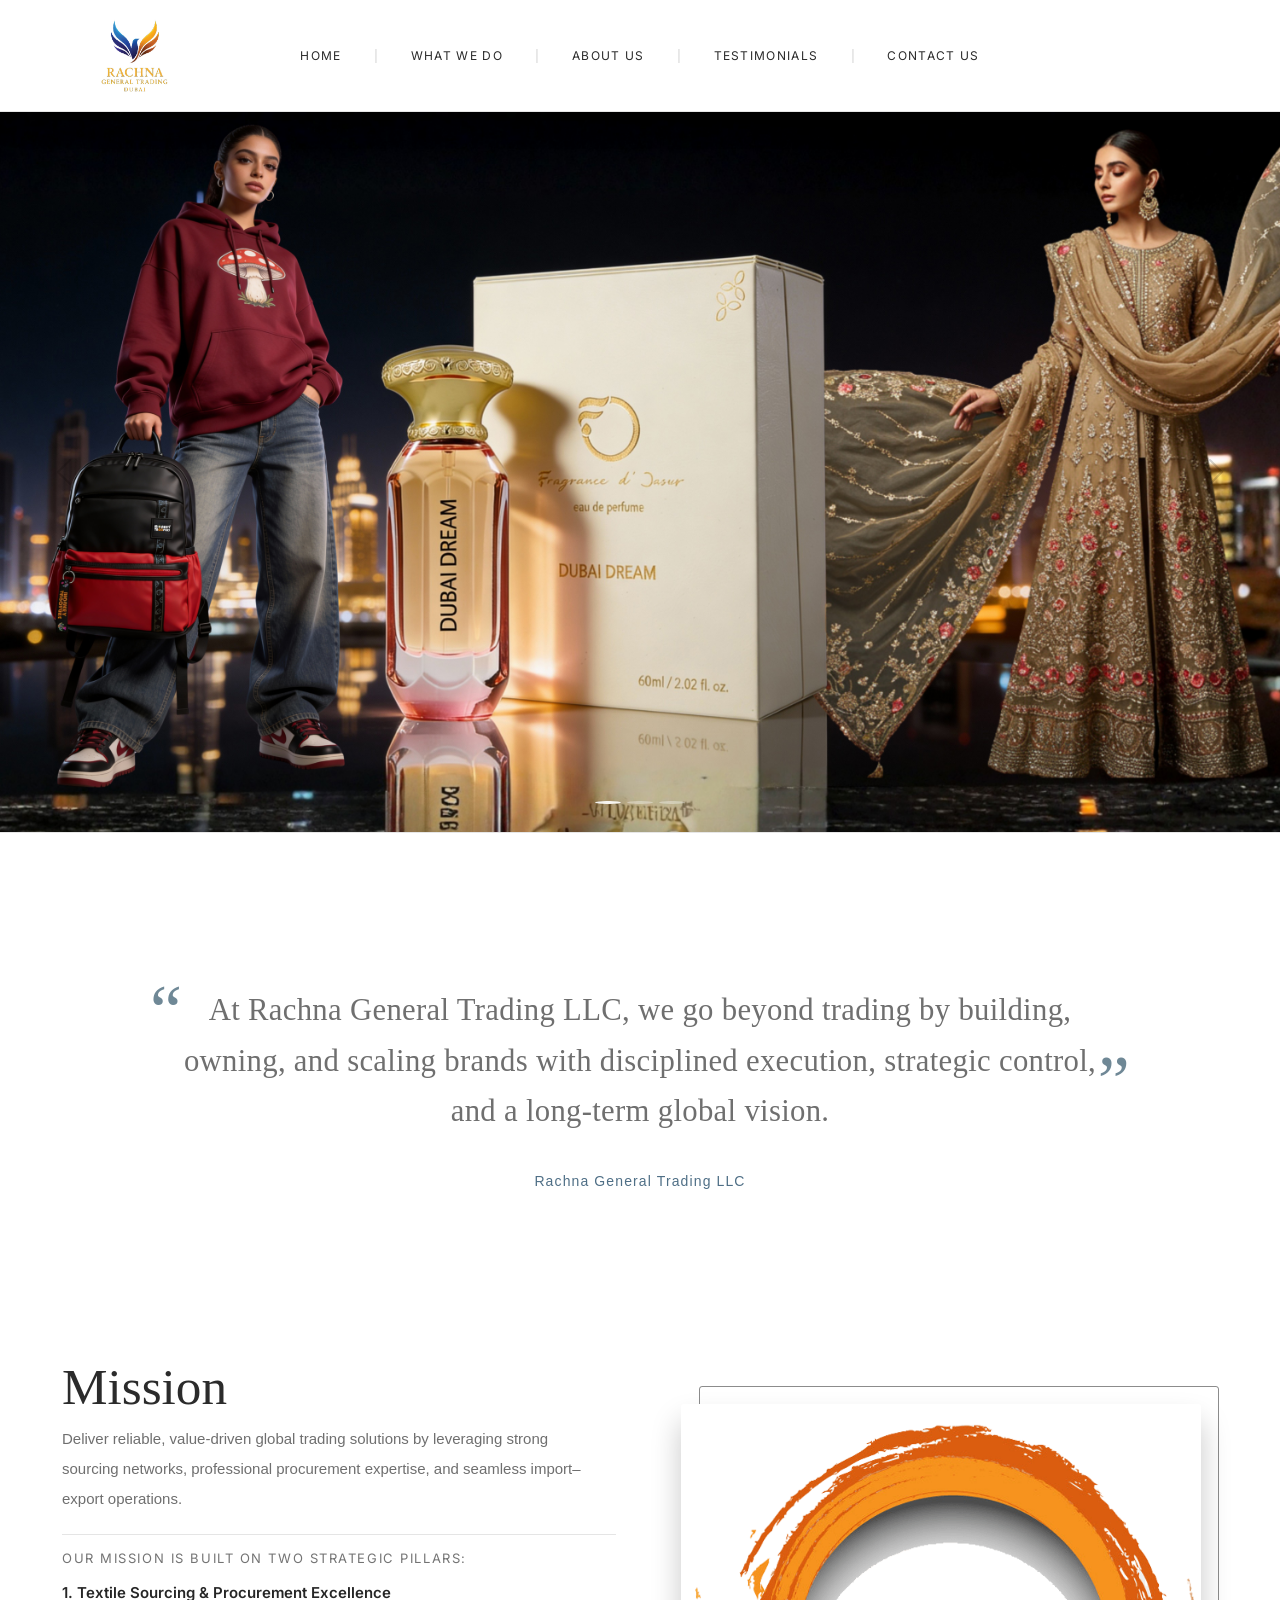
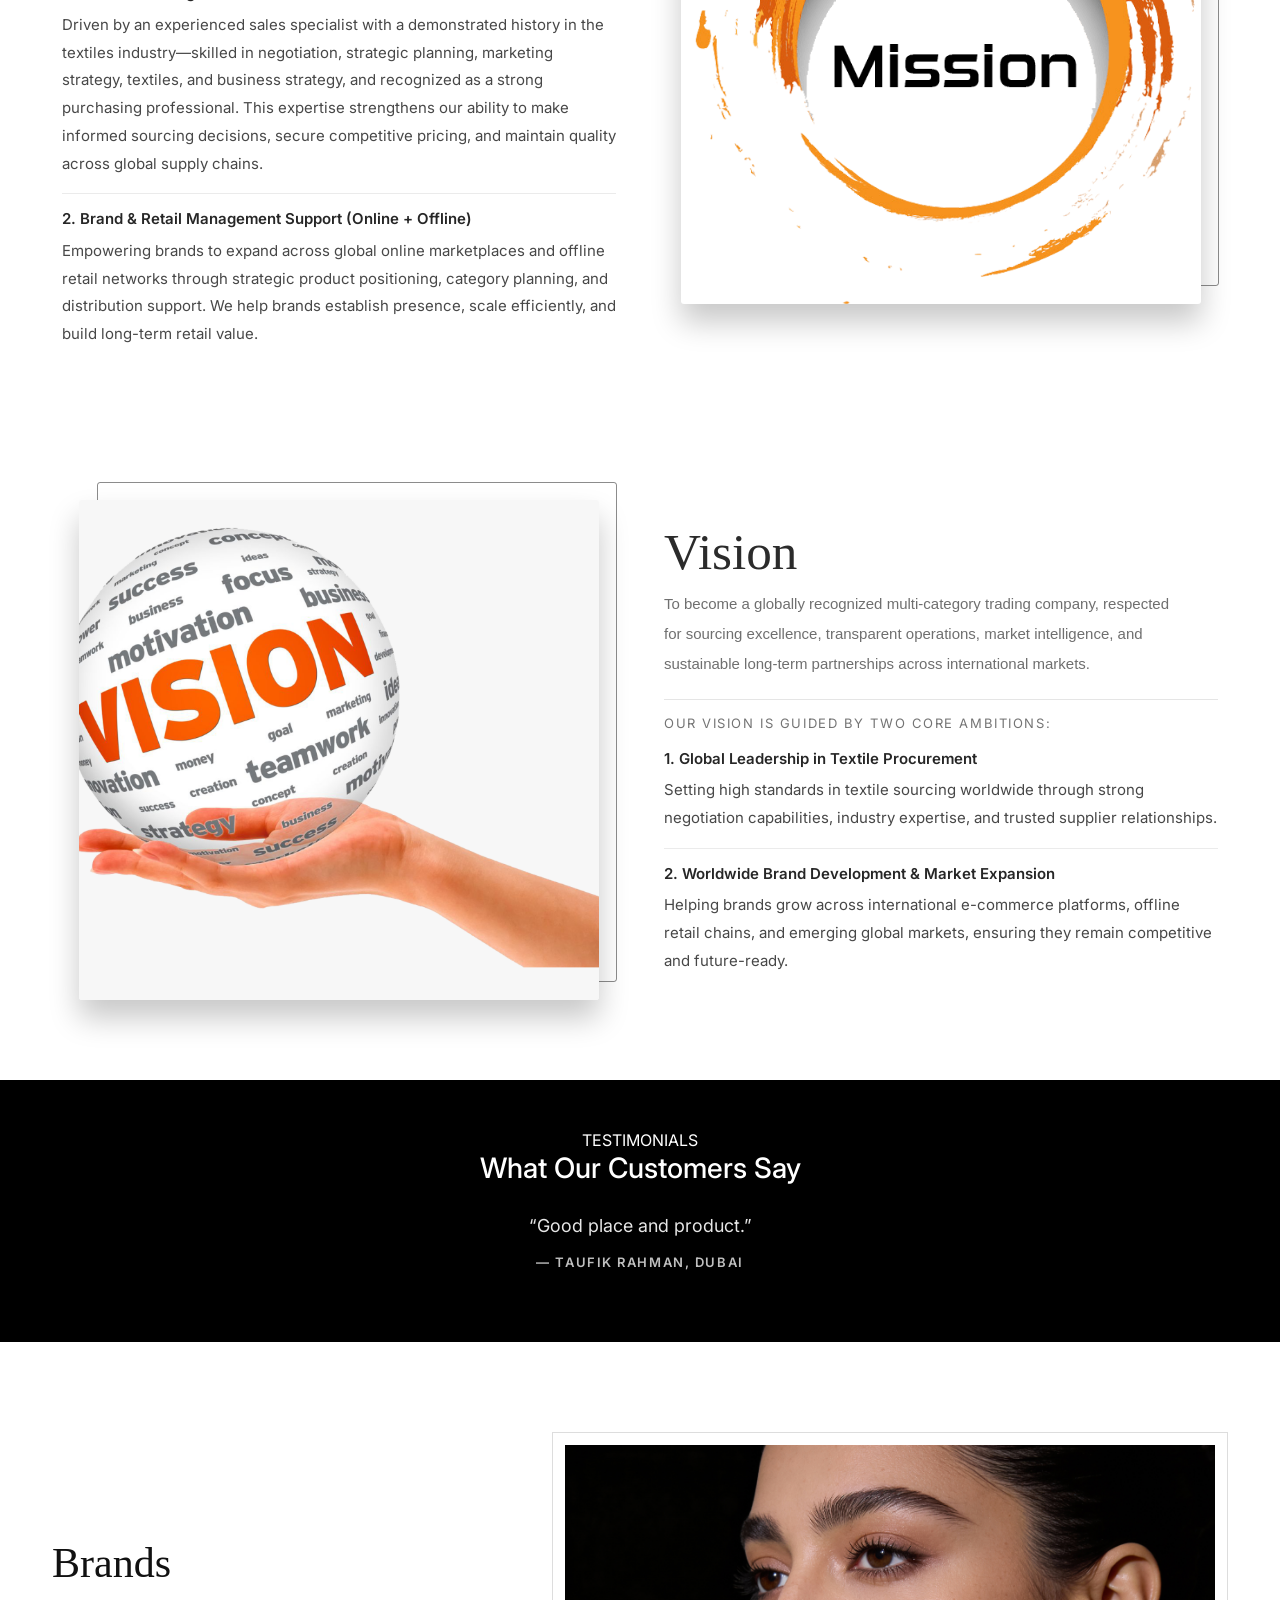
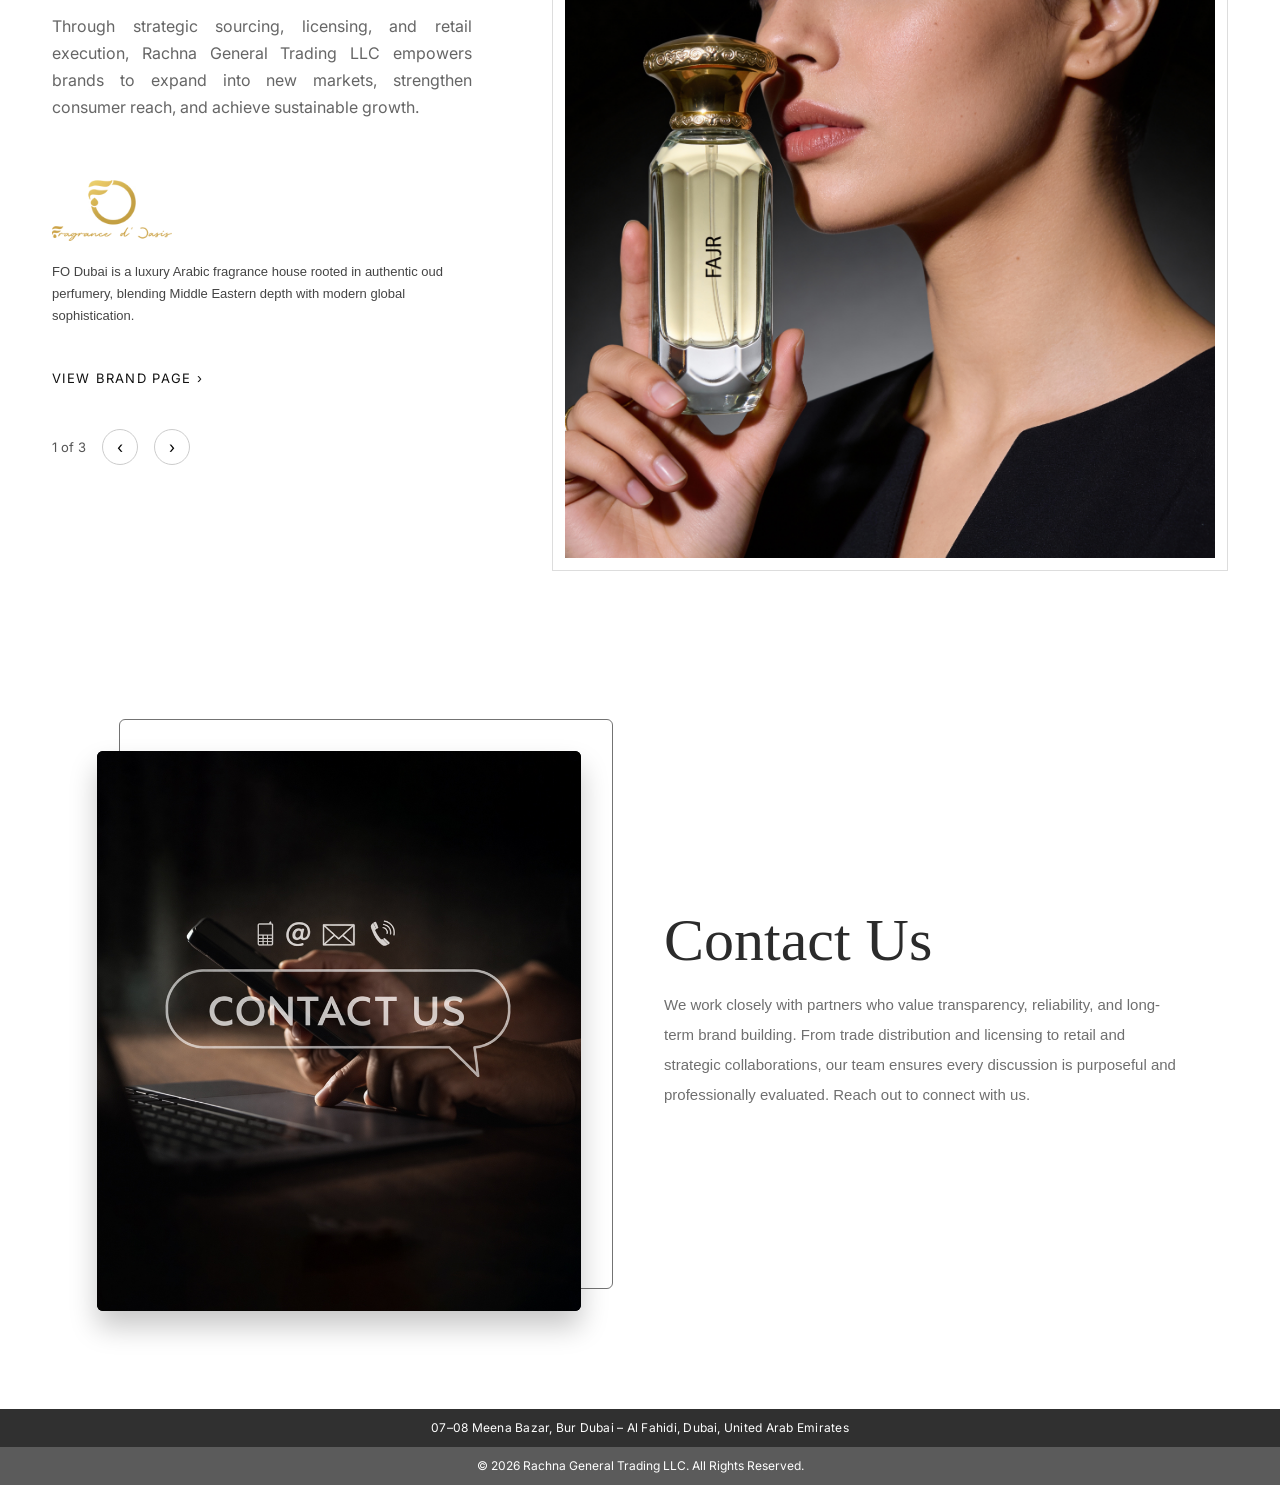
<file: index.html>
<!doctype html>
<html lang="en">
<head>
  <meta charset="utf-8"/>
  <meta name="viewport" content="width=device-width, initial-scale=1"/>
  <title>Rachana-General-Trading</title>

  <!-- Bootstrap 5.3.3 -->
  <link href="https://cdn.jsdelivr.net/npm/bootstrap@5.3.3/dist/css/bootstrap.min.css" rel="stylesheet">
  <link rel="preconnect" href="https://fonts.googleapis.com">
<link rel="preconnect" href="https://fonts.gstatic.com" crossorigin>
<link href="https://fonts.googleapis.com/css2?family=Inter:wght@400;500;600;700;800;900&display=swap" rel="stylesheet">

  <link href="./assets/css/main.css" rel="stylesheet">
  <link href="./assets/css/navigation-bar.css" rel="stylesheet"/>
  <link href="./assets/css/footer.css" rel="stylesheet">

  <script src="./assets/js/main.js"></script>
  <script src="./assets/js/navigation-bar.js"></script>
  
  <!-- Font Awesome (icons) -->
  <link rel="stylesheet"
        href="https://cdnjs.cloudflare.com/ajax/libs/font-awesome/6.5.0/css/all.min.css"/>

  <!-- Inter font (optional, match your site) -->
  <link rel="preconnect" href="https://fonts.googleapis.com">
  <link rel="preconnect" href="https://fonts.gstatic.com" crossorigin>
  <link href="https://fonts.googleapis.com/css2?family=Inter:wght@400;500;600;700;800&display=swap" rel="stylesheet">

  
</head>

<body>

  <!-- HEADER -->
  <header class="giii-header fixed-top">
    <nav class="navbar h-100">
      <div class="container giii-wrap position-relative h-100">

        <!-- Logo block (SVG) -->
        <a class="giii-brand" href="./index.html">
          <!-- Use your svg logo path -->
          <img src="./assets/img/rachna_llc_logo.jpeg" alt="G-III Logo">
        </a>

        <!-- Desktop center nav -->
        <div class="giii-nav-center d-none d-lg-block">
          <ul class="giii-nav-row m-0 p-0 list-unstyled">

            <!-- WHO WE ARE (dropdown on hover) -->
            <li class="nav-item"><a class="giii-nav-link giii-underline" href="./index.html">HOME</a></li>
            <li class="giii-sep" aria-hidden="true"></li>

            <li class="nav-item dropdown giii-hover-dd">
              <a class="giii-nav-link giii-underline" href="#" role="button" data-bs-toggle="dropdown" aria-expanded="false">
                WHAT WE DO
              </a>
              <ul class="dropdown-menu giii-dd">
                <li><a class="dropdown-item" href="./fo.html">FO DUBAI</a></li>
                <li><a class="dropdown-item" href="./monkeytroopers_final.html">MONKEY TROOPERS DUBAI</a></li>
                <li><a class="dropdown-item" href="./rachna_store.html">RACHNA RETAIL STORE</a></li>
              </ul>
            </li>
            <li class="giii-sep" aria-hidden="true"></li>

            <li class="nav-item"><a class="giii-nav-link giii-underline" href="./about-our-brands.html">ABOUT US</a></li>
            <li class="giii-sep" aria-hidden="true"></li>

            <li class="nav-item"><a class="giii-nav-link giii-underline" href="./testimonials.html">TESTIMONIALS</a></li>
            <li class="giii-sep" aria-hidden="true"></li>

            <!-- BRANDS (dropdown on hover) -->
            <li class="nav-item dropdown giii-hover-dd">
              <a class="giii-nav-link giii-underline" href="#" role="button" data-bs-toggle="dropdown" aria-expanded="false">
                CONTACT US
              </a>
              <ul class="dropdown-menu giii-dd">
                <li><a class="dropdown-item" href="./UAE-Trade.html">UAE TRADE & DISTRIBUTION ENQUIRES</a></li>
                <li><a class="dropdown-item" href="./FO-Dubai-International-Licensing-Enquiries.html">FO DUBAI INTERNATIONAL LICENSING</a></li>
                <li><a class="dropdown-item" href="./rachna-retail-store.html">RETAIL STORE & CUSTOMER ENQURIES (DUBAI)</a></li>
              </ul>
            </li>
          </ul>
        </div>

        <!-- Mobile burger -->
        <button class="giii-burger d-lg-none ms-auto" type="button"
                data-bs-toggle="offcanvas" data-bs-target="#giiiMobile" aria-controls="giiiMobile"
                aria-label="Open menu">
          <span></span><span></span><span></span>
        </button>

      </div>
    </nav>
  </header>

  <!-- MOBILE OFFCANVAS -->
  <div class="offcanvas offcanvas-end giii-offcanvas" tabindex="-1" id="giiiMobile" aria-labelledby="giiiMobileLabel">
    <div class="giii-offcanvas-body">

      <!-- <div class="giii-m-top">
        <a class="giii-m-account" href="#">ACCOUNT</a>
        <button type="button" class="giii-m-close" data-bs-dismiss="offcanvas" aria-label="Close menu">×</button>
      </div> -->

      <!-- Accordion style dropdowns (like desktop) -->
      <div class="giii-m-list">

        <a class="giii-m-item linklike" href="./index.html"><span>HOME</span></a>
        <button class="giii-m-item" type="button" data-giii-acc="who">
          <span>WHAT WE DO</span><span class="giii-chev">›</span>
        </button>
        <div class="giii-m-sub" id="giii-sub-who">
          <a class="giii-m-subitem" href="./fo.html">FO DUBAI</a>
          <a class="giii-m-subitem" href="./monkeytroopers_final.html">MONKEY TROOPERS DUBAI</a>
          <a class="giii-m-subitem" href="./rachna_store.html">RACHNA RETAIL STORE</a>
        </div>

        <a class="giii-m-item linklike" href="./about-our-brands.html"><span>ABOUT US</span></a>
        <a class="giii-m-item linklike" href="./testimonials.html"><span>TESTIMONIALS</span></a>

        <button class="giii-m-item" type="button" data-giii-acc="brands">
          <span>CONTACT US</span><span class="giii-chev">›</span>
        </button>
        <div class="giii-m-sub" id="giii-sub-brands">
          <a class="giii-m-subitem" href="./UAE-Trade.html">UAE TRADE & DISTRIBUTION ENQUIRES</a>
          <a class="giii-m-subitem" href="./FO-Dubai-International-Licensing-Enquiries.html">FO DUBAI INTERNATIONAL LICENSING</a>
          <a class="giii-m-subitem" href="./rachna-retail-store.html">RETAIL STORE & CUSTOMER ENQURIES (DUBAI)</a>
        </div>        

      </div>
    </div>
  </div>





  <!-- ================= HERO CAROUSEL ================= -->
 <header class="wc-hero wc-hero--carousel">
  <div id="wcHeroCarousel" class="carousel slide carousel-fade wc-carousel" data-bs-ride="carousel" data-bs-interval="5200" data-bs-pause="false">
    <!-- Indicators -->
    <div class="carousel-indicators wc-carousel-indicators">
      <button type="button" data-bs-target="#wcHeroCarousel" data-bs-slide-to="0" class="active" aria-current="true" aria-label="Slide 1"></button>
      <button type="button" data-bs-target="#wcHeroCarousel" data-bs-slide-to="1" aria-label="Slide 2"></button>
      <button type="button" data-bs-target="#wcHeroCarousel" data-bs-slide-to="2" aria-label="Slide 3"></button>
    </div>

    <div class="carousel-inner">

      <!-- Slide 1 -->
      <div class="carousel-item active">
        <picture>
          <!-- Mobile image -->
          <source media="(max-width: 767.98px)" srcset="assets/img/New_Image/main_banner_1.jpg">
          <!-- Desktop image -->
          <img src="./assets/img/New_Image/main_banner_1.jpg" class="d-block w-100 wc-carousel-img" alt="UAE Trade & Distribution">
        </picture>

        
      </div>

      <!-- Slide 2 -->
      <div class="carousel-item">
        <picture>
          <source media="(max-width: 767.98px)" srcset="assets/img/New_Image/main_banner_2.png">
          <img src="./assets/img/New_Image/main_banner_2.png" class="d-block w-100 wc-carousel-img" alt="FO Dubai International Licensing">
        </picture>

        
      </div>

      <!-- Slide 3 -->
      <div class="carousel-item">
        <picture>
          <source media="(max-width: 767.98px)" srcset="assets/img/New_Image/main_banner_3.jpg">
          <img src="./assets/img/New_Image/main_banner_3.jpg" class="d-block w-100 wc-carousel-img" alt="Retail Store & Customer Enquiry Dubai">
        </picture>

        
      </div>

    </div>

    <!-- Controls -->
    <button class="carousel-control-prev wc-carousel-control" type="button" data-bs-target="#wcHeroCarousel" data-bs-slide="prev" aria-label="Previous">
      <span class="carousel-control-prev-icon" aria-hidden="true"></span>
    </button>
    <button class="carousel-control-next wc-carousel-control" type="button" data-bs-target="#wcHeroCarousel" data-bs-slide="next" aria-label="Next">
      <span class="carousel-control-next-icon" aria-hidden="true"></span>
    </button>

  </div>
</header>


  <!-- ================= QUOTE ================= -->
  <section class="quote-sec">
    <div class="quote-top-lines" aria-hidden="true">
      <span></span><span></span><span></span>
    </div>

    <div class="container">
      <div class="quote-wrap">
        <span class="qmark left" aria-hidden="true">“</span>

        <p class="quote-text">
        At Rachna General Trading LLC, we go beyond trading by building, owning, and scaling brands with disciplined 
        execution, strategic control, and a long-term global vision.
        <span class="qmark right" aria-hidden="true">”</span>

        <div class="quote-name">Rachna General Trading LLC</div>
        <div class="quote-role"></div>
      </div>
    </div>
  </section>

  <!-- ================= WHO WE ARE (FIXED PROPER ROW/COLS) ================= 
  <section class="it-sec">
    <div class="container" style="max-width: var(--maxw);">
      <div class="row align-items-center g-5">
        <div class="col-lg-6">
          <div class="giii-frame">
            <div class="giii-photo">
              <img src="./assets/img/HP_BuildingNightImage_FINAL (1).jpg" alt="Building">
            </div>
          </div>
        </div>

        <div class="col-lg-6">
          <h2 class="it-title">Who We Are</h2>
          <p class="it-text">
            We are global experts in design, sourcing, distribution and
            marketing, bringing excitement and confidence to
            customers through the fashion we create.
          </p>
          <a class="linkline" href="#">
            <span class="txt">LEARN MORE</span>
            <span class="dot" aria-hidden="true">
              <svg viewBox="0 0 24 24" fill="none">
                <path d="M10 7l5 5-5 5" stroke="currentColor" stroke-width="1.8" stroke-linecap="round" stroke-linejoin="round"/>
              </svg>
            </span>
          </a>
        </div>
      </div>
    </div>
  </section> -->


<!-- ================= MISSION (SAME LAYOUT AS it-sec) ================= -->
 


<!-- ================= MISSION (SAME LAYOUT AS it-sec) ================= -->
<section class="it-sec mv-block">
  <div class="container" style="max-width: var(--maxw);">
    <div class="row align-items-center g-5">

      <!-- LEFT CONTENT -->
      <div class="col-lg-6 order-2 order-lg-1">
        <div class="mv-iconrow">
          
          <h2 class="it-title mv-title">Mission</h2>
        </div>

        <p class="it-text mv-text">
          Deliver reliable, value-driven global trading solutions by leveraging strong sourcing networks,
          professional procurement expertise, and seamless import–export operations.
        </p>

        <div class="mv-subhead">Our mission is built on two strategic pillars:</div>

        <div class="mv-points">
          <div class="mv-point">
            <div class="mv-point-h">1. Textile Sourcing & Procurement Excellence</div>
            <div class="mv-point-p">
              Driven by an experienced sales specialist with a demonstrated history in the textiles industry—skilled in negotiation,
              strategic planning, marketing strategy, textiles, and business strategy, and recognized as a strong purchasing professional.
              This expertise strengthens our ability to make informed sourcing decisions, secure competitive pricing, and maintain quality across global supply chains.
            </div>
          </div>

          <div class="mv-point">
            <div class="mv-point-h">2. Brand & Retail Management Support (Online + Offline)</div>
            <div class="mv-point-p">
              Empowering brands to expand across global online marketplaces and offline retail networks through strategic product positioning,
              category planning, and distribution support. We help brands establish presence, scale efficiently, and build long-term retail value.
            </div>
          </div>
        </div>
      </div>

      <!-- RIGHT IMAGE (DOUBLE FRAME LIKE YOUR REF) -->
      <div class="col-lg-6 order-1 order-lg-2">
        <div class="rg-frame rg-frame--h500">
          <div class="rg-frame__back" aria-hidden="true"></div>
          <div class="rg-frame__front">
            <img src="./assets/img/logo/mission-img.png" alt="Mission">
          </div>
        </div>
      </div>

    </div>
  </div>
</section>


<!-- ================= VISION (SAME LAYOUT AS it-sec, IMAGE LEFT) ================= -->
<section class="it-sec mv-block">
  <div class="container" style="max-width: var(--maxw);">
    <div class="row align-items-center g-5">

      <!-- LEFT IMAGE (DOUBLE FRAME LIKE YOUR REF) -->
      <div class="col-lg-6">
        <div class="rg-frame rg-frame--h500">
          <div class="rg-frame__back" aria-hidden="true"></div>
          <div class="rg-frame__front">
            <img src="./assets/img/logo/vission.png" alt="Vision">
          </div>
        </div>
      </div>

      <!-- RIGHT CONTENT -->
      <div class="col-lg-6">
        <div class="mv-iconrow">
          
          <h2 class="it-title mv-title">Vision</h2>
        </div>

        <p class="it-text mv-text">
          To become a globally recognized multi-category trading company, respected for sourcing excellence, transparent operations,
          market intelligence, and sustainable long-term partnerships across international markets.
        </p>

        <div class="mv-subhead">Our vision is guided by two core ambitions:</div>

        <div class="mv-points">
          <div class="mv-point">
            <div class="mv-point-h">1. Global Leadership in Textile Procurement</div>
            <div class="mv-point-p">
              Setting high standards in textile sourcing worldwide through strong negotiation capabilities, industry expertise,
              and trusted supplier relationships.
            </div>
          </div>

          <div class="mv-point">
            <div class="mv-point-h">2. Worldwide Brand Development & Market Expansion</div>
            <div class="mv-point-p">
              Helping brands grow across international e-commerce platforms, offline retail chains, and emerging global markets,
              ensuring they remain competitive and future-ready.
            </div>
          </div>
        </div>
      </div>

    </div>
  </div>
</section>


    

 


 <!-- ================= TESTIMONIAL CAROUSEL ================= -->
<section class="testimonial-sec">
  <div class="container" style="max-width: var(--maxw);">

    <div class="text-center mb-4">
      <div class="ct3-kicker" style=" color: #fff !important;">TESTIMONIALS</div>
      <h2 class="ct3-h1" style="font-size:clamp(22px,2.2vw,32px); color:#fff !important;">
        What Our Customers Say
      </h2>
    </div>

    <div id="testimonialCarousel"
         class="carousel slide"
         data-bs-ride="carousel"
         data-bs-interval="3800"
         data-bs-pause="false">

      <div class="carousel-inner text-center">

        <!-- Item 1 -->
        <div class="carousel-item active">
          <p class="testimonial-text">
            “Good place and product.”
          </p>
          <div class="testimonial-name">— Taufik Rahman, Dubai</div>

          <!-- <div class="testimonial-social">
            <i class="fa-brands fa-facebook-f"></i>
            <span>|</span>
            <i class="fa-brands fa-instagram"></i>
            <span>|</span>
            <i class="fa-brands fa-whatsapp"></i>
            <span>|</span>
            <i class="fa-brands fa-x-twitter"></i>
          </div> -->
        </div>

        <!-- Item 2 -->
        <div class="carousel-item">
          <p class="testimonial-text">
            “a good product pakistani suit.”
          </p>
          <div class="testimonial-name">— Rashid Awan., UAE</div>

          <!-- <div class="testimonial-social">
            <i class="fa-brands fa-facebook-f"></i>
            <span>|</span>
            <i class="fa-brands fa-instagram"></i>
            <span>|</span>
            <i class="fa-brands fa-whatsapp"></i>
            <span>|</span>
            <i class="fa-brands fa-x-twitter"></i>
          </div> -->
        </div>

        <!-- Item 3 -->
        <div class="carousel-item">
          <p class="testimonial-text">
            “Excellent price with good product.”
          </p>
          <div class="testimonial-name">— Rewachand Jaswani., India</div>

          <!-- <div class="testimonial-social">
            <i class="fa-brands fa-facebook-f"></i>
            <span>|</span>
            <i class="fa-brands fa-instagram"></i>
            <span>|</span>
            <i class="fa-brands fa-whatsapp"></i>
            <span>|</span>
            <i class="fa-brands fa-x-twitter"></i>
          </div> -->
        </div>

      </div>

      <!-- Indicators -->
      

    </div>
  </div>
</section>


  <!-- ================= INVESTORS ================= 
  <section class="investors">
    <div class="container" style="max-width: var(--maxw);">
      <div class="section-head">
        <h2>Investors</h2>
        <a class="mini" href="#">
          <span>VISIT INVESTORS SITE</span>
          <span class="dot" aria-hidden="true" style="width:28px;height:28px;border:1px solid rgba(0,0,0,.22);border-radius:999px;display:grid;place-items:center;">
            <svg viewBox="0 0 24 24" fill="none" style="width:16px;height:16px;">
              <path d="M10 7l5 5-5 5" stroke="currentColor" stroke-width="1.8" stroke-linecap="round" stroke-linejoin="round"/>
            </svg>
          </span>
        </a>
      </div>

      <div class="row inv-cards g-5">
        <div class="col-lg-6">
          <div class="title">G-III Apparel Group Third Quarter Fiscal 2026 Earnings</div>
          <div class="inv-actions">
            <a href="#">
              <span>LISTEN TO WEBCAST</span>
              <span class="pill" aria-hidden="true">
                <svg viewBox="0 0 24 24" fill="none" width="16" height="16">
                  <path d="M10 7l5 5-5 5" stroke="currentColor" stroke-width="1.8" stroke-linecap="round" stroke-linejoin="round"/>
                </svg>
              </span>
            </a>
          </div>
        </div>

        <div class="col-lg-6">
          <div class="title">G-III Apparel Group Fiscal 2025 Media Kit</div>
          <div class="inv-actions">
            <a href="#">
              <span>DOWNLOAD PDF</span>
              <span class="pill" aria-hidden="true">
                <svg viewBox="0 0 24 24" fill="none" width="16" height="16">
                  <path d="M10 7l5 5-5 5" stroke="currentColor" stroke-width="1.8" stroke-linecap="round" stroke-linejoin="round"/>
                </svg>
              </span>
            </a>
          </div>
        </div>
      </div>

    </div>
  </section> -->

  <!-- ================= BRANDS ================= -->
  <section class="brands-section">
  <div class="container brands-container">
    <div class="row align-items-center">

      <!-- LEFT CONTENT -->
      <div class="col-lg-5">
        <div class="brands-content">

          <div class="brands-header">
            <h2>Brands</h2>
            <!--<a href="#" class="see-all">SEE ALL BRANDS <span>›</span></a>-->
          </div>

          <p class="brands-intro">
            Through strategic sourcing, licensing, and retail execution, Rachna General Trading LLC empowers brands to expand into new markets, strengthen consumer reach, and achieve sustainable growth.
          </p>

          <!-- BRAND SLIDER TEXT -->
          <div id="brandTextCarousel" class="carousel slide" data-bs-ride="false">
            <div class="carousel-inner">

              <!-- BRAND 1 -->
              <div class="carousel-item active">
                <img src="./assets/img/logo/fodubai.png" class="brand-logo "alt="FO Dubai">

                <p class="brand-desc">
                  FO Dubai is a luxury Arabic fragrance house rooted in authentic
                  oud perfumery, blending Middle Eastern depth with modern
                  global sophistication.
                </p>

                <a href="./fo.html" class="brand-link">
                  VIEW BRAND PAGE <span>›</span>
                </a>
              </div>

              <!-- BRAND 2 -->
              <div class="carousel-item">
                <img src="./assets/img/logo/monkey-troopers-logo.png" class="brand-logo" alt="Monkey Troopers">

                <p class="brand-desc">
                  Monkey Troopers is a street-style lifestyle brand creating
                  urban backpacks and accessories designed for Gen-Z and
                  modern commuters.
                </p>

                <a href="./monkeytroopers_final.html" class="brand-link">
                  VIEW BRAND PAGE <span>›</span>
                </a>
              </div>

              <!-- BRAND 3 -->
              <div class="carousel-item">
                <img src="./assets/img/rachna_retail_logo.jpeg" class="brand-logo"filter id="shadow" alt="Rachna" style="background-color: black;">

                <p class="brand-desc">
                  Rachna represents curated fashion and retail experiences
                  focused on craftsmanship, elegance, and contemporary
                  relevance.
                </p>

                <a href="./rachna_store.html" class="brand-link">
                  VIEW BRAND PAGE <span>›</span>
                </a>
              </div>

            </div>
          </div>

          <!-- CONTROLS -->
          <div class="brands-controls">
            <span id="brandCounter">1 of 3</span>

            <button class="circle-btn" id="brandPrev">‹</button>
            <button class="circle-btn" id="brandNext">›</button>
          </div>

        </div>
      </div>

      <!-- RIGHT IMAGE -->
      <div class="col-lg-7">
        <div id="brandImageCarousel" class="carousel slide" data-bs-ride="false">
          <div class="carousel-inner">

            <div class="carousel-item active">
              <div class="brand-image-frame">
                <img src="./assets/img/New_Image/fo_sub_image.jpg" alt="FO Dubai">
              </div>
            </div>

            <div class="carousel-item">
              <div class="brand-image-frame">
                <img src="./assets/img/New_Image/mt_sub_image.jpg" alt="Monkey Troopers">
              </div>
            </div>

            <div class="carousel-item">
              <div class="brand-image-frame">
                <img src="./assets/img/New_Image/rachna_retail_sub_image.png" alt="Rachna">
              </div>
            </div>

          </div>
        </div>
      </div>

    </div>
  </div>
</section>

  <!-- ================= INVESTOR NEWS ================= 
  <section class="news">
    <div class="container" style="max-width: var(--maxw);">

      <div class="section-head">
        <h2>Investor News</h2>
        <a class="mini" href="#">
          <span>SEE MORE</span>
          <span class="dot" aria-hidden="true" style="width:28px;height:28px;border:1px solid rgba(0,0,0,.22);border-radius:999px;display:grid;place-items:center;">
            <svg viewBox="0 0 24 24" fill="none" style="width:16px;height:16px;">
              <path d="M10 7l5 5-5 5" stroke="currentColor" stroke-width="1.8" stroke-linecap="round" stroke-linejoin="round"/>
            </svg>
          </span>
        </a>
      </div>

      <div class="news-card">
        <div class="news-row">
          <div class="news-date">Dec 09, 2025</div>
          <div class="news-title">G-III Apparel Group, Ltd. Reports Third Quarter Fiscal 2026 Results and Updates Fiscal 2026 Outlook; Initiates First Ever Quarterly Dividend Program</div>
          <a class="news-more" href="#">Read More
            <svg viewBox="0 0 24 24" fill="none" width="16" height="16">
              <path d="M10 7l5 5-5 5" stroke="currentColor" stroke-width="1.8" stroke-linecap="round" stroke-linejoin="round"/>
            </svg>
          </a>
        </div>

        <div class="news-row">
          <div class="news-date">Dec 02, 2025</div>
          <div class="news-title">G-III Apparel Group Announces Date for Third Quarter Fiscal 2026 Results</div>
          <a class="news-more" href="#">Read More
            <svg viewBox="0 0 24 24" fill="none" width="16" height="16">
              <path d="M10 7l5 5-5 5" stroke="currentColor" stroke-width="1.8" stroke-linecap="round" stroke-linejoin="round"/>
            </svg>
          </a>
        </div>

        <div class="news-row">
          <div class="news-date">Sep 04, 2025</div>
          <div class="news-title">G-III Apparel Group, Ltd. Reports Second Quarter Fiscal 2026 Results; Provides Updated Fiscal 2026 Outlook</div>
          <a class="news-more" href="#">Read More
            <svg viewBox="0 0 24 24" fill="none" width="16" height="16">
              <path d="M10 7l5 5-5 5" stroke="currentColor" stroke-width="1.8" stroke-linecap="round" stroke-linejoin="round"/>
            </svg>
          </a>
        </div>

        <div class="news-row">
          <div class="news-date">Aug 28, 2025</div>
          <div class="news-title">G-III Apparel Group Announces Date for Second Quarter Fiscal 2026 Results</div>
          <a class="news-more" href="#">Read More
            <svg viewBox="0 0 24 24" fill="none" width="16" height="16">
              <path d="M10 7l5 5-5 5" stroke="currentColor" stroke-width="1.8" stroke-linecap="round" stroke-linejoin="round"/>
            </svg>
          </a>
        </div>

        <div class="news-row">
          <div class="news-date">Jun 06, 2025</div>
          <div class="news-title">G-III Apparel Group, Ltd. Reports First Quarter Fiscal 2026 Results</div>
          <a class="news-more" href="#">Read More
            <svg viewBox="0 0 24 24" fill="none" width="16" height="16">
              <path d="M10 7l5 5-5 5" stroke="currentColor" stroke-width="1.8" stroke-linecap="round" stroke-linejoin="round"/>
            </svg>
          </a>
        </div>
      </div>

    </div>
  </section> -->

  <!-- ================= WORK WITH US (USE SAME FRAME STYLE) ================= -->
  <section class="it-sec">
    <div class="container" style="max-width: var(--maxw);">
      <div class="row align-items-center g-5">
        <div class="col-lg-6">
          <div class="giii-frame">
            <div class="giii-photo">
              <img src="./assets/img/contact_us.jpg" alt="Work With Us">
            </div>
          </div>
        </div>
        <div class="col-lg-6">
          <h2 class="it-title" style="font-size:60px; text-transform: capitalize;">Contact Us</h2>
          <p class="it-text">
            We work closely with partners who value transparency, reliability, and long-term brand building.
From trade distribution and licensing to retail and strategic collaborations, our team ensures every discussion is purposeful and professionally evaluated.

Reach out to connect with us.
          </p>
          <a class="linkline" href="#">
            <!-- <span class="txt">Contact Our Team </span>
            <span class="dot" aria-hidden="true">
              <svg viewBox="0 0 24 24" fill="none">
                <path d="M10 7l5 5-5 5" stroke="currentColor" stroke-width="1.8" stroke-linecap="round" stroke-linejoin="round"/>
              </svg>
            </span> -->
          </a>
        </div>
      </div>
    </div>
  </section>

  

  <!-- ================= FOOTER ================= -->
 <!-- ===== FOOTER ===== -->
  <footer class="giii-footer">

    <!-- TOP: Social icons centered -->
    <!-- <div class="giii-footer-top">
      <div class="giii-container">
        <ul class="giii-social" aria-label="Social links">
          <li>
            <a href="#" aria-label="Facebook">
              <i class="fa-brands fa-facebook-f"></i>
            </a>
          </li>
          <li class="giii-sep"></li>
          <li>
            <a href="#" aria-label="Instagram">
              <i class="fa-brands fa-instagram"></i>
            </a>
          </li>
          <li class="giii-sep"></li>
          <li>
            <a href="#" aria-label="Twitter (X)">
              <i class="fa-brands fa-x-twitter"></i>
            </a>
          </li>
          <li class="giii-sep"></li>
          <li>
            <a href="https://wa.me/97145911622" aria-label="WhatsApp">
              <i class="fa-brands fa-whatsapp"></i>
            </a>
          </li>
        </ul>
      </div>
    </div> -->

    <!-- MID: Address -->
    <div class="giii-footer-mid">
      07–08 Meena Bazar, Bur Dubai – Al Fahidi, Dubai, United Arab Emirates
    </div>

    <!-- BOT: Copyright -->
    <div class="giii-footer-bot">
      © 2026 Rachna General Trading LLC. All Rights Reserved.
    </div>

  </footer>

  <!-- ================= MOBILE OFFCANVAS ================= -->
  <div class="offcanvas offcanvas-end giii-off" tabindex="-1" id="mMenu" aria-labelledby="mMenuLabel">
    <div class="off-hdr">
      <div></div>
      <h2 class="off-title" id="mMenuLabel">ACCOUNT</h2>
      <div class="off-strip">
        <button type="button" data-bs-dismiss="offcanvas" aria-label="Close">
          <svg width="22" height="22" viewBox="0 0 24 24" fill="none" aria-hidden="true">
            <path d="M6 6l12 12M18 6L6 18" stroke="currentColor" stroke-width="1.8" stroke-linecap="round"/>
          </svg>
        </button>
        <button type="button" data-bs-dismiss="offcanvas" aria-label="Close menu">
          <svg width="22" height="22" viewBox="0 0 24 24" fill="none" aria-hidden="true">
            <path d="M5 7h14M5 12h14M5 17h14" stroke="currentColor" stroke-width="1.8" stroke-linecap="round"/>
          </svg>
        </button>
      </div>
    </div>

    <div class="offcanvas-body off-body">
      <ul class="m-list">
        <li class="m-item">
          <button class="m-row" type="button" data-bs-toggle="collapse" data-bs-target="#mWho" aria-expanded="false" aria-controls="mWho">
            <span>WHO WE ARE</span>
            <svg class="chev" viewBox="0 0 24 24" fill="none" aria-hidden="true">
              <path d="M9 6l6 6-6 6" stroke="currentColor" stroke-width="1.8" stroke-linecap="round" stroke-linejoin="round"/>
            </svg>
          </button>
          <div class="collapse" id="mWho">
            <div class="m-sub">
              <a href="#">Overview</a>
              <a href="#">Leadership</a>
              <a href="#">Global Reach</a>
              <a href="#">History</a>
              <a href="#">Philanthropy</a>
            </div>
          </div>
        </li>

        <li class="m-item">
          <button class="m-row" type="button" data-bs-toggle="collapse" data-bs-target="#mBrands" aria-expanded="false" aria-controls="mBrands">
            <span>BRANDS</span>
            <svg class="chev" viewBox="0 0 24 24" fill="none" aria-hidden="true">
              <path d="M9 6l6 6-6 6" stroke="currentColor" stroke-width="1.8" stroke-linecap="round" stroke-linejoin="round"/>
            </svg>
          </button>
          <div class="collapse" id="mBrands">
            <div class="m-sub">
              <a href="#">All Brands</a>
              <a href="#">Owned Brands</a>
              <a href="#">Licensed Brands</a>
            </div>
          </div>
        </li>

        <li class="m-item"><a class="m-a" href="#"><span>INVESTORS</span></a></li>
        <li class="m-item"><a class="m-a" href="#"><span>NEWS</span></a></li>
        <li class="m-item"><a class="m-a" href="#"><span>WORK WITH US</span></a></li>
      </ul>
    </div>
  </div>

  <!-- Bootstrap JS -->
  <script src="https://cdn.jsdelivr.net/npm/bootstrap@5.3.3/dist/js/bootstrap.bundle.min.js"></script>

  <script>
    // Desktop underline on open/close + close other dropdowns
    (function(){
      const toggles = document.querySelectorAll(".navbtn.dropdown-toggle");

      toggles.forEach((btn) => {
        btn.addEventListener("show.bs.dropdown", () => btn.classList.add("is-open"));
        btn.addEventListener("hide.bs.dropdown", () => btn.classList.remove("is-open"));
      });

      document.querySelectorAll(".navline .dropdown").forEach((dd) => {
        dd.addEventListener("show.bs.dropdown", () => {
          document.querySelectorAll(".navline .dropdown").forEach((other) => {
            if (other !== dd) {
              const t = other.querySelector(".dropdown-toggle");
              const inst = bootstrap.Dropdown.getInstance(t);
              if (inst) inst.hide();
            }
          });
        });
      });

      // Mobile: only one submenu open at a time
      const m = document.getElementById("mMenu");
      if(m){
        const cols = m.querySelectorAll(".collapse");
        cols.forEach((c) => {
          c.addEventListener("show.bs.collapse", () => {
            cols.forEach((o) => {
              if (o !== c) bootstrap.Collapse.getOrCreateInstance(o, {toggle:false}).hide();
            });
          });
        });
      }
    })();

   
   // Brands: wire custom prev/next buttons to carousel + update "1 of 5"


  const textCarousel = new bootstrap.Carousel('#brandTextCarousel', { interval: false });
  const imageCarousel = new bootstrap.Carousel('#brandImageCarousel', { interval: false });

  const total = document.querySelectorAll('#brandTextCarousel .carousel-item').length;
  const counter = document.getElementById('brandCounter');
  let index = 0;

  function updateCounter() {
    counter.textContent = `${index + 1} of ${total}`;
  }

  document.getElementById('brandNext').addEventListener('click', () => {
    textCarousel.next();
    imageCarousel.next();
    index = (index + 1) % total;
    updateCounter();
  });

  document.getElementById('brandPrev').addEventListener('click', () => {
    textCarousel.prev();
    imageCarousel.prev();
    index = (index - 1 + total) % total;
    updateCounter();
  });

  updateCounter();
</script>

  <script src="https://cdn.jsdelivr.net/npm/bootstrap@5.3.3/dist/js/bootstrap.bundle.min.js"></script>

</body>
</html>
</file>
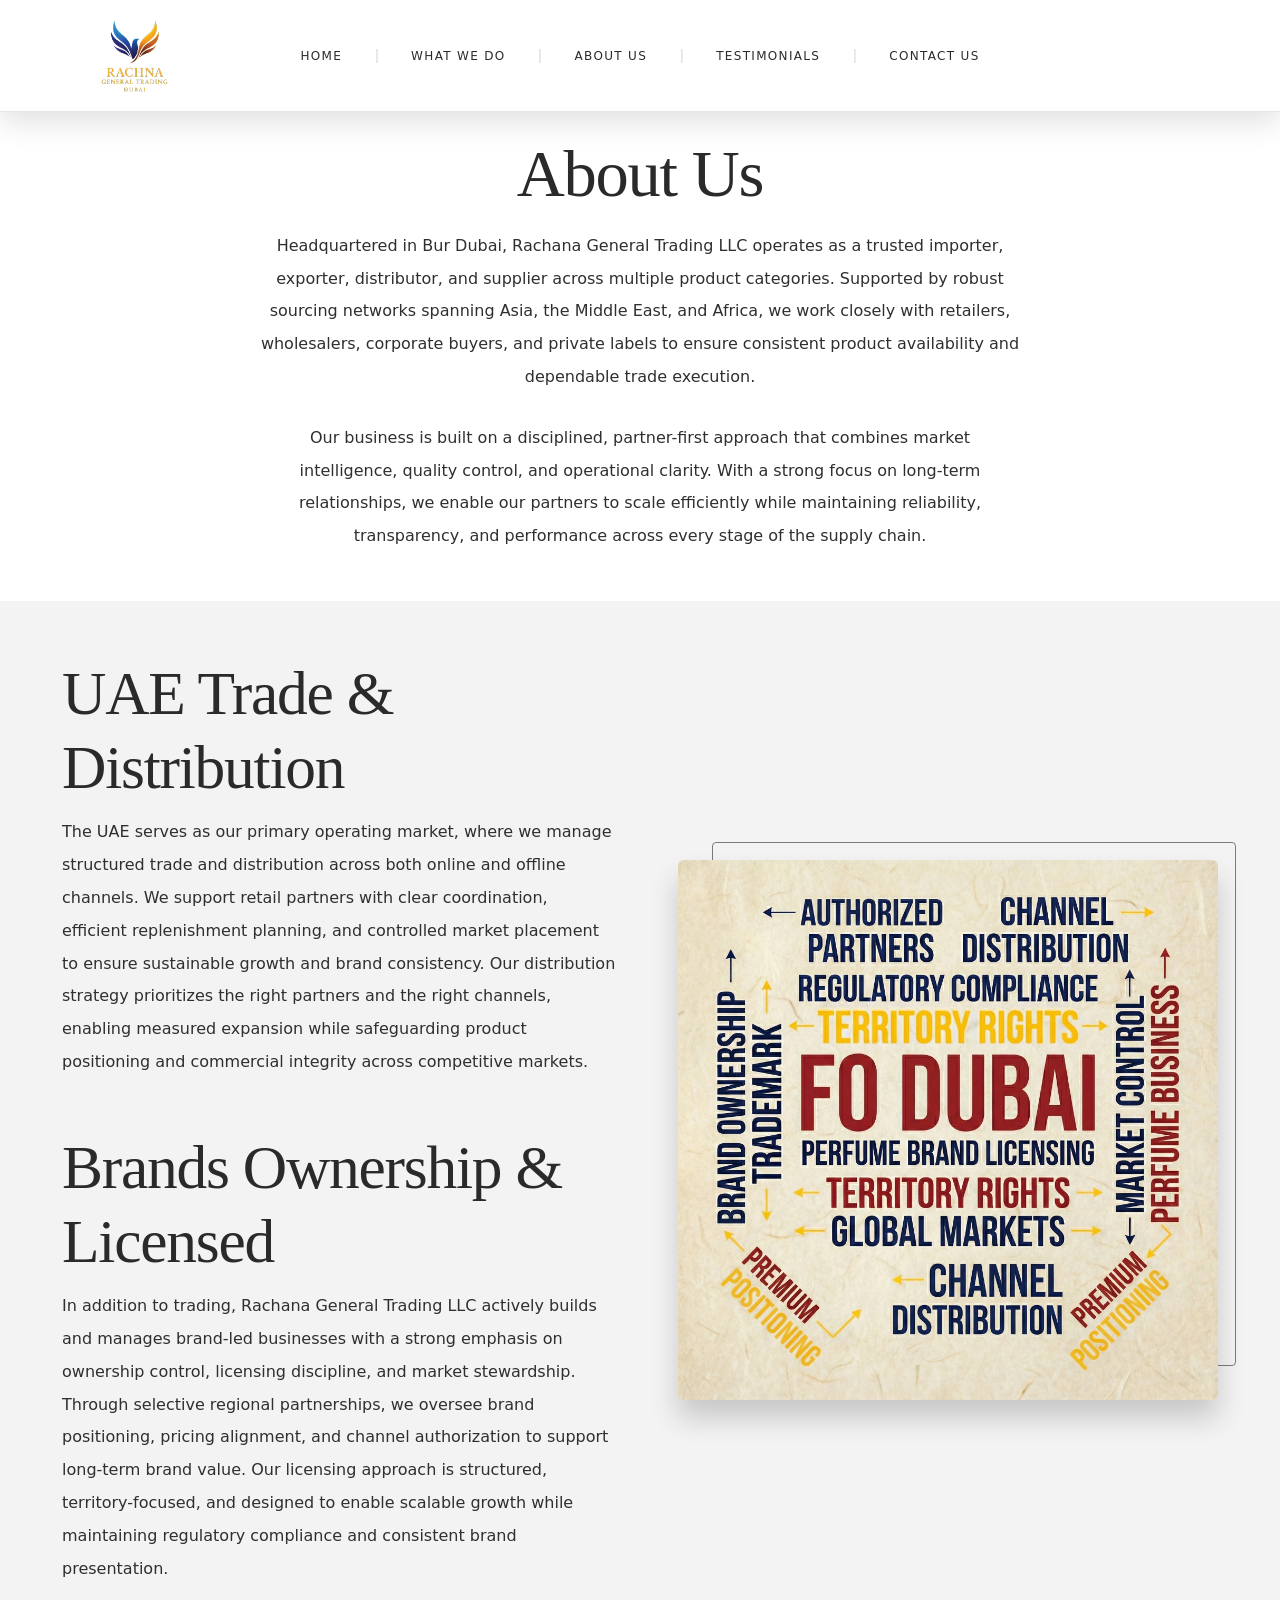
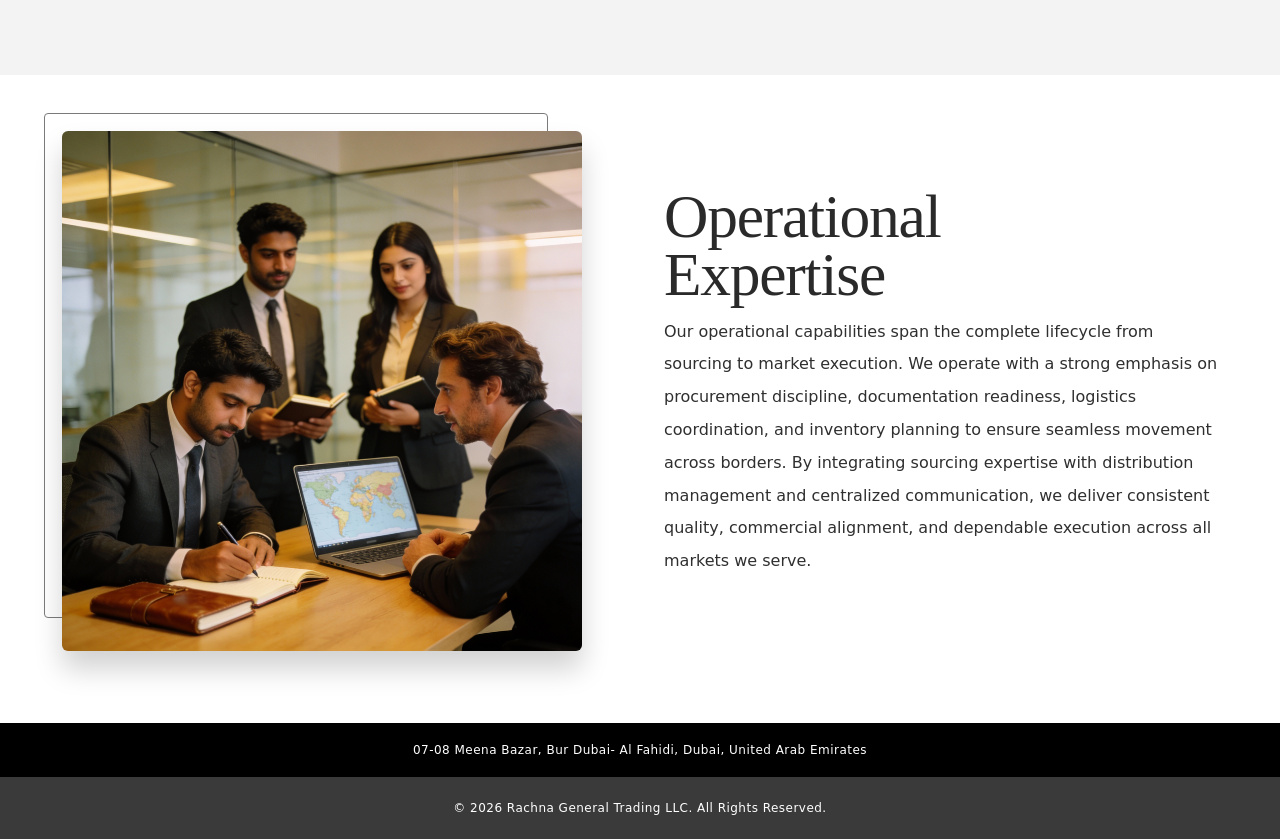
<file: about-our-brands.html>
<!doctype html>
<html lang="en">
<head>
  <meta charset="utf-8" />
  <meta name="viewport" content="width=device-width, initial-scale=1" />
  <title>About Our Brands</title>

  <!-- Bootstrap 5.3 -->
  <link href="https://cdn.jsdelivr.net/npm/bootstrap@5.3.3/dist/css/bootstrap.min.css" rel="stylesheet"/>

  <!-- CSS -->
  <link rel="stylesheet" href="assets/css/about-our-brands.css"/>

  <!-- Footer -->
  <link rel="stylesheet" href="https://cdnjs.cloudflare.com/ajax/libs/font-awesome/6.5.1/css/all.min.css">

</head>

<body>

  <!-- HEADER -->
  <header class="giii-header fixed-top">
    <nav class="navbar h-100">
      <div class="container giii-wrap position-relative h-100">

        <!-- Logo block (SVG) -->
        <a class="giii-brand" href="./index.html">
          <!-- Use your svg logo path -->
          <img src="./assets/img/rachna_llc_logo.jpeg" alt="G-III Logo">
        </a>

        <!-- Desktop center nav -->
        <div class="giii-nav-center d-none d-lg-block">
          <ul class="giii-nav-row m-0 p-0 list-unstyled">

            <!-- WHO WE ARE (dropdown on hover) -->
            <li class="nav-item"><a class="giii-nav-link giii-underline" href="./index.html">HOME</a></li>
            <li class="giii-sep" aria-hidden="true"></li>

            <li class="nav-item dropdown giii-hover-dd">
              <a class="giii-nav-link giii-underline" href="#" role="button" data-bs-toggle="dropdown" aria-expanded="false">
                WHAT WE DO
              </a>
              <ul class="dropdown-menu giii-dd">
                <li><a class="dropdown-item" href="./fo.html">FO DUBAI</a></li>
                <li><a class="dropdown-item" href="./monkeytroopers_final.html">MONKEY TROOPERS DUBAI</a></li>
                <li><a class="dropdown-item" href="./rachna_store.html">RACHNA RETAIL STORE</a></li>
              </ul>
            </li>
            <li class="giii-sep" aria-hidden="true"></li>

            <li class="nav-item"><a class="giii-nav-link giii-underline" href="./about-our-brands.html">ABOUT US</a></li>
            <li class="giii-sep" aria-hidden="true"></li>

            <li class="nav-item"><a class="giii-nav-link giii-underline" href="./testimonials.html">TESTIMONIALS</a></li>
            <li class="giii-sep" aria-hidden="true"></li>

            <!-- BRANDS (dropdown on hover) -->
            <li class="nav-item dropdown giii-hover-dd">
              <a class="giii-nav-link giii-underline" href="#" role="button" data-bs-toggle="dropdown" aria-expanded="false">
                CONTACT US
              </a>
              <ul class="dropdown-menu giii-dd">
                <li><a class="dropdown-item" href="./UAE-Trade.html">UAE TRADE & DISTRIBUTION ENQUIRES</a></li>
                <li><a class="dropdown-item" href="./FO-Dubai-International-Licensing-Enquiries.html">FO DUBAI INTERNATIONAL LICENSING</a></li>
                <li><a class="dropdown-item" href="./rachna-retail-store.html">RETAIL STORE & CUSTOMER ENQURIES (DUBAI)</a></li>
              </ul>
            </li>
          </ul>
        </div>

        <!-- Mobile burger -->
        <button class="giii-burger d-lg-none ms-auto" type="button"
                data-bs-toggle="offcanvas" data-bs-target="#giiiMobile" aria-controls="giiiMobile"
                aria-label="Open menu">
          <span></span><span></span><span></span>
        </button>

      </div>
    </nav>
  </header>

  <!-- MOBILE OFFCANVAS -->
  <div class="offcanvas offcanvas-end giii-offcanvas" tabindex="-1" id="giiiMobile" aria-labelledby="giiiMobileLabel">
    <div class="giii-offcanvas-body">

      <!-- <div class="giii-m-top">
        <a class="giii-m-account" href="#">ACCOUNT</a>
        <button type="button" class="giii-m-close" data-bs-dismiss="offcanvas" aria-label="Close menu">×</button>
      </div> -->

      <!-- Accordion style dropdowns (like desktop) -->
      <div class="giii-m-list">

        <a class="giii-m-item linklike" href="./index.html"><span>HOME</span></a>
        <button class="giii-m-item" type="button" data-giii-acc="who">
          <span>WHAT WE DO</span><span class="giii-chev">›</span>
        </button>
        <div class="giii-m-sub" id="giii-sub-who">
          <a class="giii-m-subitem" href="./fo.html">FO DUBAI</a>
          <a class="giii-m-subitem" href="./monkeytroopers_final.html">MONKEY TROOPERS DUBAI</a>
          <a class="giii-m-subitem" href="./rachna_store.html">RACHNA RETAIL STORE</a>
        </div>

        <a class="giii-m-item linklike" href="./about-our-brands.html"><span>ABOUT US</span></a>
        <a class="giii-m-item linklike" href="./testimonials.html"><span>TESTIMONIALS</span></a>

        <button class="giii-m-item" type="button" data-giii-acc="brands">
          <span>CONTACT US</span><span class="giii-chev">›</span>
        </button>
        <div class="giii-m-sub" id="giii-sub-brands">
          <a class="giii-m-subitem" href="./UAE-Trade.html">UAE TRADE & DISTRIBUTION ENQUIRES</a>
          <a class="giii-m-subitem" href="./FO-Dubai-International-Licensing-Enquiries.html">FO DUBAI INTERNATIONAL LICENSING</a>
          <a class="giii-m-subitem" href="./rachna-retail-store.html">RETAIL STORE & CUSTOMER ENQURIES (DUBAI)</a>
        </div>        

      </div>
    </div>
  </div>

  <!-- PAGE -->
  <main>

    <!-- HERO -->
    <section class="giii-hero">
      <div class="container giii-wrap">
        <!-- <div class="giii-lines" aria-hidden="true">
          <span></span><span></span><span></span>
        </div> -->

        <h1 class="giii-h1">About Us</h1>

        <p class="giii-para giii-para-center">
          Headquartered in Bur Dubai, Rachana General Trading LLC operates as a trusted importer, exporter, distributor, and supplier across multiple product categories. Supported by robust sourcing networks spanning Asia, the Middle East, and Africa, we work closely with retailers, wholesalers, corporate buyers, and private labels to ensure consistent product availability and dependable trade execution.
        </p>

        <p class="giii-para giii-para-center giii-para-gap">
          Our business is built on a disciplined, partner-first approach that combines market intelligence, quality control, and operational clarity. With a strong focus on long-term relationships, we enable our partners to scale efficiently while maintaining reliability, transparency, and performance across every stage of the supply chain.
        </p>
      </div>
    </section>

    <!-- OWNED + LICENSED (ONE GREY BAND, ONE IMAGE) -->
    <section class="giii-band giii-band-gray" id="brands-band">
      <div class="container giii-wrap">
        <div class="row align-items-center g-4 g-lg-5">

          <!-- LEFT: text stacked -->
          <div class="col-lg-6 order-2 order-lg-1">
            <div class="giii-block">
              <h2 class="giii-h2">UAE Trade & Distribution</h2>
              <p class="giii-para">
                The UAE serves as our primary operating market, where we manage structured trade and distribution across both online and offline channels. We support retail partners with clear coordination, efficient replenishment planning, and controlled market placement to ensure sustainable growth and brand consistency. Our distribution strategy prioritizes the right partners and the right channels, enabling measured expansion while safeguarding product positioning and commercial integrity across competitive markets.
              </p>
              <div class="giii-cta">
                <!-- <a href="#" class="giii-cta-link">VIEW OWNED BRANDS</a> -->
                <!-- <span class="giii-cta-dot" aria-hidden="true">›</span> -->
              </div>
            </div>

            <div class="giii-block giii-block-gap">
              <h2 class="giii-h2">Brands Ownership & Licensed</h2>
              <p class="giii-para">
                In addition to trading, Rachana General Trading LLC actively builds and manages brand-led businesses with a strong emphasis on ownership control, licensing discipline, and market stewardship. Through selective regional partnerships, we oversee brand positioning, pricing alignment, and channel authorization to support long-term brand value. Our licensing approach is structured, territory-focused, and designed to enable scalable growth while maintaining regulatory compliance and consistent brand presentation.
              </p>
              <div class="giii-cta">
                <!-- <a href="#" class="giii-cta-link">VIEW LICENSED BRANDS</a> -->
                <!-- <span class="giii-cta-dot" aria-hidden="true">›</span> -->
              </div>
            </div>
          </div>

          <!-- RIGHT: ONE image only (gold dress) -->
          <div class="col-lg-6 order-1 order-lg-2">
            <div class="giii-frame giii-frame-right giii-frame-small">
              <div class="giii-frame-border" aria-hidden="true"></div>
              <img src="assets/img/about_us/about_us_1.png" class="giii-img" alt="Brands">
            </div>
          </div>

        </div>
      </div>
    </section>

    <!-- PRODUCT EXPERTISE (SECOND IMAGE) -->
    <section class="giii-band" id="expertise">
      <div class="container giii-wrap">
        <div class="row align-items-center g-4 g-lg-5">

          <div class="col-lg-6 order-1 order-lg-1">
            <div class="giii-frame giii-frame-left">
              <div class="giii-frame-border" aria-hidden="true"></div>
              <img src="assets/img/about_us/about_us_2.jpeg" class="giii-img" alt="Product Expertise">
            </div>
          </div>

          <div class="col-lg-6 order-2 order-lg-2">
            <h2 class="giii-h2 giii-h2-break">Operational<br>Expertise</h2>
            <p class="giii-para">
              Our operational capabilities span the complete lifecycle from sourcing to market execution. We operate with a strong emphasis on procurement discipline, documentation readiness, logistics coordination, and inventory planning to ensure seamless movement across borders. By integrating sourcing expertise with distribution management and centralized communication, we deliver consistent quality, commercial alignment, and dependable execution across all markets we serve.
            </p>

            <div class="giii-cta">
              <!-- <a href="#" class="giii-cta-link">VIEW ALL BRANDS</a>
              <span class="giii-cta-dot" aria-hidden="true">›</span> -->
            </div>
          </div>

        </div>
      </div>
    </section>

  </main>

  <!-- FOOTER -->
  <footer>
    <!-- <div class="giii-footer-top">
      <div class="footer-social">
        <a href="#" aria-label="Facebook"><i class="fa-brands fa-facebook-f"></i></a>
        <span class="footer-sep">|</span>

        <a href="#" aria-label="Instagram"><i class="fa-brands fa-instagram"></i></a>
        <span class="footer-sep">|</span>

        <a href="#" aria-label="X"><i class="fa-brands fa-x-twitter"></i></a>
        <span class="footer-sep">|</span>

        <a href="#" aria-label="WhatsApp"><i class="fa-brands fa-whatsapp"></i></a>
      </div>

    </div> -->

    <div class="giii-footer-mid">
      07-08 Meena Bazar, Bur Dubai- Al Fahidi, Dubai, United Arab Emirates
    </div>

    <div class="giii-footer-bot">
      © 2026 Rachna General Trading LLC. All Rights Reserved.
    </div>
  </footer>

  <!-- Bootstrap JS -->
  <script src="https://cdn.jsdelivr.net/npm/bootstrap@5.3.2/dist/js/bootstrap.bundle.min.js"></script>

  <!-- JS -->
  <script src="assets/js/about-our-brands.js"></script>
</body>
</html>
</file>
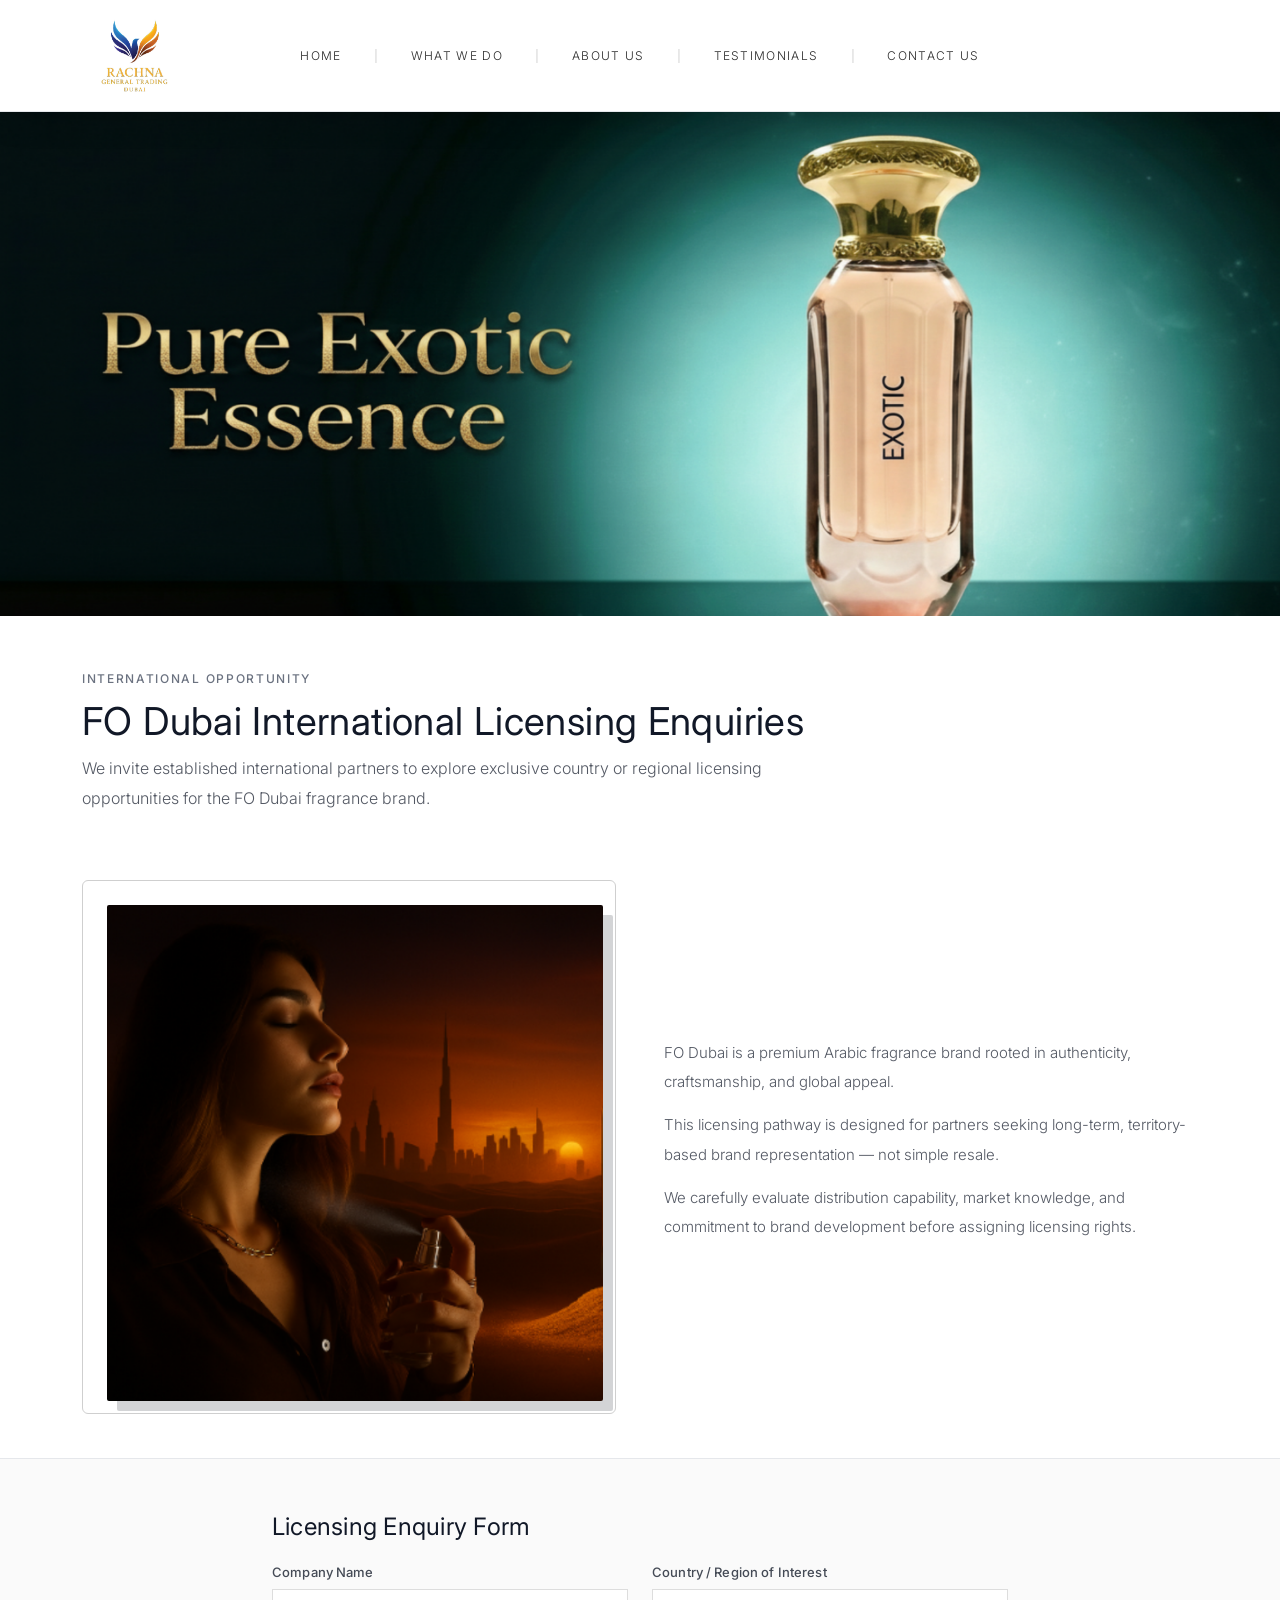
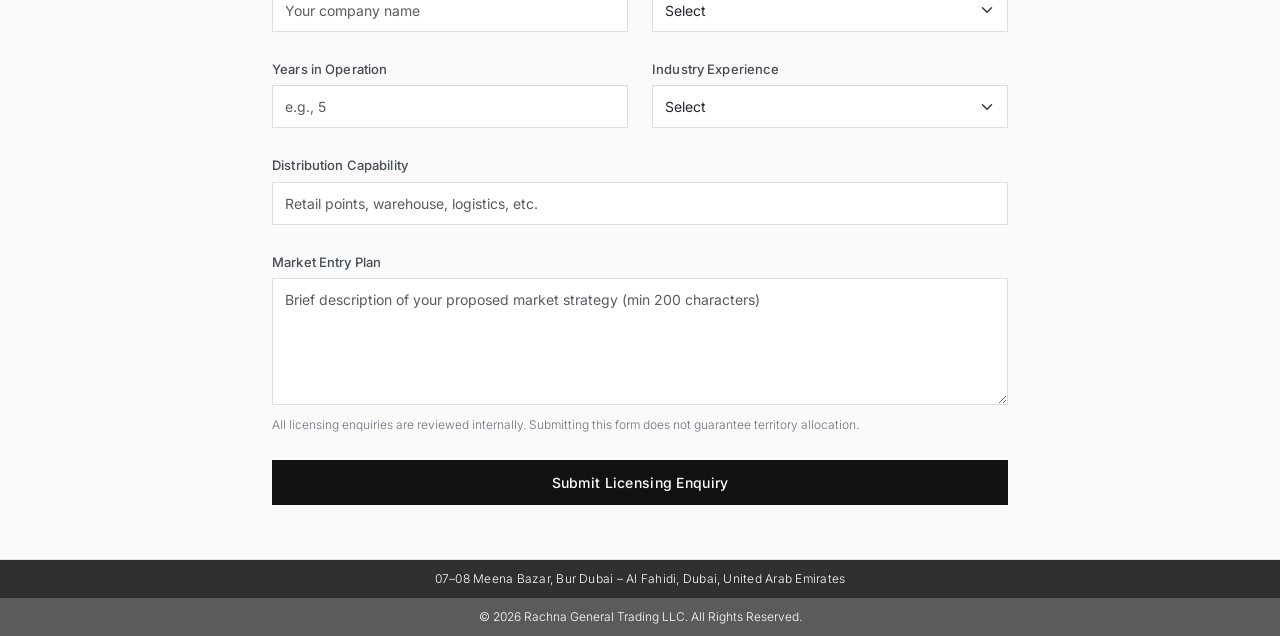
<file: FO-Dubai-International-Licensing-Enquiries.html>
<!doctype html>
<html lang="en">
<head>
  <meta charset="utf-8"/>
  <meta name="viewport" content="width=device-width, initial-scale=1"/>
  <title>Rachana-General-Trading</title>

  <!-- Bootstrap 5.3.3 -->
  <link href="https://cdn.jsdelivr.net/npm/bootstrap@5.3.3/dist/css/bootstrap.min.css" rel="stylesheet">
  <link rel="preconnect" href="https://fonts.googleapis.com">
<link rel="preconnect" href="https://fonts.gstatic.com" crossorigin>
<link href="https://fonts.googleapis.com/css2?family=Inter:wght@400;500;600;700;800;900&display=swap" rel="stylesheet">

  <link href="./assets/css/main.css" rel="stylesheet">
  <link href="./assets/css/navigation-bar.css" rel="stylesheet"/>
  <link href="./assets/css/footer.css" rel="stylesheet">

  <script src="./assets/js/main.js"></script>
  <script src="./assets/js/navigation-bar.js"></script>
  
  <!-- Font Awesome (icons) -->
  <link rel="stylesheet"
        href="https://cdnjs.cloudflare.com/ajax/libs/font-awesome/6.5.0/css/all.min.css"/>

  <!-- Inter font (optional, match your site) -->
  <link rel="preconnect" href="https://fonts.googleapis.com">
  <link rel="preconnect" href="https://fonts.gstatic.com" crossorigin>
  <link href="https://fonts.googleapis.com/css2?family=Inter:wght@400;500;600;700;800&display=swap" rel="stylesheet">

  


  <style>
    :root{
      --ink:#111827;
      --muted:#6b7280;
      --line:#e5e7eb;
      --soft:#f7f7f7;
      --btn:#111;
      --btnH:#000;
      --radius:16px;
    }

    body{
      font-family: "Inter", system-ui, -apple-system, Segoe UI, Roboto, Arial, sans-serif;
      font-weight: 300;
      color: var(--ink);
      background:#fff;
    }

    /* =========================
       HEADER
    ========================= */
    .fo-topbar{
      border-bottom: 1px solid var(--line);
      padding: 18px 0;
      background:#fff;
    }
    .fo-brand{
      font-weight: 500;
      letter-spacing:.02em;
    }
    .fo-topbar small{
      color: var(--muted);
      font-weight: 400;
    }

    /* =========================
       HERO
    ========================= */
    .fo-hero{
      padding: 54px 0 22px;
      background:#fff;
    }
    .hero-label{
      font-size: 12px;
      letter-spacing: .14em;
      text-transform: uppercase;
      color: var(--muted);
      margin-bottom: 10px;
      font-weight: 500;
    }
    .hero-title{
      font-size: clamp(28px, 3vw, 42px);
      font-weight: 400;
      letter-spacing: .01em;
      margin: 0 0 10px;
    }
    .hero-desc{
      max-width: 68ch;
      color: rgba(17,24,39,.72);
      line-height: 1.85;
      margin: 0;
      font-size: 16px;
    }
   
  /* =========================
       FULL WIDTH HERO
       ========================= */
    .hero-full{
      width:100%;
      position:relative;
      overflow:hidden;
      border-radius:0;
      min-height: 320px;
    }
    .hero-full img{
      width:100%;
      height:100%;
      display:block;
      object-fit:cover;
      aspect-ratio: 990 / 390;
    }
    /* .hero-overlay{
      position:absolute; inset:0;
      background: linear-gradient(0deg, rgba(0,0,0,.22), rgba(0,0,0,.10));
      pointer-events:none;
    } */
    @media (max-width: 575.98px){
      .hero-full{ min-height: 242px; }
      .hero-full img{ aspect-ratio: 4 / 2; }
    }




    /* =========================
       CONTENT
    ========================= */
    .fo-section{
      padding: 44px 0;
      background:#fff;
    }
    .section-text{
      color: rgba(17,24,39,.72);
      line-height: 1.95;
      font-size: 15px;
      margin-bottom: 14px;
    }

    /* =========================
       IMAGE FRAME (KEEP SAME STYLE)
       - Outer thin border frame
       - Inner image slightly inset + soft shadow offset
    ========================= */
    .fo-image-frame{
      position: relative;
      background:#fff;
      border: 1px solid #cfcfcf;  /* thin outline like reference */
      border-radius: 6px;
      padding: 18px;              /* white margin inside frame */
      overflow: visible;
    }

    .fo-image-frame .fo-photo{
      display:block;
      width: 100%;
      height: auto;
      border-radius: 2px;
      /* inner photo shadow like reference */
      box-shadow: 10px 10px 0 rgba(11,18,32,.18);
      /* subtle lift */
      transform: translate(6px, 6px);
      background:#fff;
    }

    /* Make sure it stays nice on mobile */
    @media (max-width: 575.98px){
      .fo-image-frame{ padding: 14px; }
      .fo-image-frame .fo-photo{
        box-shadow: 8px 8px 0 rgba(11,18,32,.16);
        transform: translate(4px, 4px);
      }
    }

    /* =========================
       FORM
    ========================= */
    .fo-form{
      padding: 54px 0;
      background: #fafafa;
      border-top: 1px solid var(--line);
      border-bottom: 1px solid var(--line);
    }
    .form-title{
      font-size: 24px;
      font-weight: 400;
      margin-bottom: 18px;
      letter-spacing:.01em;
    }
    .form-label{
      font-size: 13px;
      color: rgba(17,24,39,.78);
      font-weight: 500;
      letter-spacing:.01em;
      margin-bottom: 6px;
    }
    .form-control,
    .form-select,
    textarea.form-control{
      border-radius: 0;
      border: 1px solid #ddd;
      font-size: 14px;
      padding: 10px 12px;
      box-shadow: none !important;
    }
    .form-control:focus,
    .form-select:focus,
    textarea.form-control:focus{
      border-color: rgba(17,24,39,.42);
    }
    .submit-btn{
      background: var(--btn);
      color:#fff;
      border:none;
      border-radius: 0;
      padding: 12px 14px;
      font-size: 14px;
      font-weight: 500;
      letter-spacing:.02em;
    }
    .submit-btn:hover{ background: var(--btnH); }

    .fo-note{
      color: rgba(17,24,39,.60);
      font-size: 12px;
      line-height: 1.7;
      margin-top: 10px;
    }

    /* =========================
       FOOTER
    ========================= */
    .fo-footer{
      padding: 18px 0;
      background:#fff;
    }
    .footer-text{
      max-width: 72ch;
      margin: 0 auto;
      color: rgba(17,24,39,.55);
      font-size: 13px;
      line-height: 1.7;
      text-align:center;
    }
  </style>
</head>

<body> 



  <!-- HEADER -->
  <header class="giii-header fixed-top">
    <nav class="navbar h-100">
      <div class="container giii-wrap position-relative h-100">

        <!-- Logo block (SVG) -->
        <a class="giii-brand" href="./index.html">
          <!-- Use your svg logo path -->
          <img src="./assets/img/rachna_llc_logo.jpeg" alt="G-III Logo">
        </a>

        <!-- Desktop center nav -->
        <div class="giii-nav-center d-none d-lg-block">
          <ul class="giii-nav-row m-0 p-0 list-unstyled">

            <!-- WHO WE ARE (dropdown on hover) -->
            <li class="nav-item"><a class="giii-nav-link giii-underline" href="./index.html">HOME</a></li>
            <li class="giii-sep" aria-hidden="true"></li>

            <li class="nav-item dropdown giii-hover-dd">
              <a class="giii-nav-link giii-underline" href="#" role="button" data-bs-toggle="dropdown" aria-expanded="false">
                WHAT WE DO
              </a>
              <ul class="dropdown-menu giii-dd">
                <li><a class="dropdown-item" href="./fo.html">FO DUBAI</a></li>
                <li><a class="dropdown-item" href="./monkeytroopers_final.html">MONKEY TROOPERS DUBAI</a></li>
                <li><a class="dropdown-item" href="./rachna_store.html">RACHNA RETAIL STORE</a></li>
              </ul>
            </li>
            <li class="giii-sep" aria-hidden="true"></li>

            <li class="nav-item"><a class="giii-nav-link giii-underline" href="./about-our-brands.html">ABOUT US</a></li>
            <li class="giii-sep" aria-hidden="true"></li>

            <li class="nav-item"><a class="giii-nav-link giii-underline" href="./testimonials.html">TESTIMONIALS</a></li>
            <li class="giii-sep" aria-hidden="true"></li>

            <!-- BRANDS (dropdown on hover) -->
            <li class="nav-item dropdown giii-hover-dd">
              <a class="giii-nav-link giii-underline" href="#" role="button" data-bs-toggle="dropdown" aria-expanded="false">
                CONTACT US
              </a>
              <ul class="dropdown-menu giii-dd">
                <li><a class="dropdown-item" href="./UAE-Trade.html">UAE TRADE & DISTRIBUTION ENQUIRES</a></li>
                <li><a class="dropdown-item" href="./FO-Dubai-International-Licensing-Enquiries.html">FO DUBAI INTERNATIONAL LICENSING</a></li>
                <li><a class="dropdown-item" href="./rachna-retail-store.html">RETAIL STORE & CUSTOMER ENQURIES (DUBAI)</a></li>
              </ul>
            </li>
          </ul>
        </div>

        <!-- Mobile burger -->
        <button class="giii-burger d-lg-none ms-auto" type="button"
                data-bs-toggle="offcanvas" data-bs-target="#giiiMobile" aria-controls="giiiMobile"
                aria-label="Open menu">
          <span></span><span></span><span></span>
        </button>

      </div>
    </nav>
  </header>

  <!-- MOBILE OFFCANVAS -->
  <div class="offcanvas offcanvas-end giii-offcanvas" tabindex="-1" id="giiiMobile" aria-labelledby="giiiMobileLabel">
    <div class="giii-offcanvas-body">

      <!-- <div class="giii-m-top">
        <a class="giii-m-account" href="#">ACCOUNT</a>
        <button type="button" class="giii-m-close" data-bs-dismiss="offcanvas" aria-label="Close menu">×</button>
      </div> -->

      <!-- Accordion style dropdowns (like desktop) -->
      <div class="giii-m-list">

        <a class="giii-m-item linklike" href="./index.html"><span>HOME</span></a>
        <button class="giii-m-item" type="button" data-giii-acc="who">
          <span>WHAT WE DO</span><span class="giii-chev">›</span>
        </button>
        <div class="giii-m-sub" id="giii-sub-who">
          <a class="giii-m-subitem" href="./fo.html">FO DUBAI</a>
          <a class="giii-m-subitem" href="./monkeytroopers_final.html">MONKEY TROOPERS DUBAI</a>
          <a class="giii-m-subitem" href="./rachna_store.html">RACHNA RETAIL STORE</a>
        </div>

        <a class="giii-m-item linklike" href="./about-our-brands.html"><span>ABOUT US</span></a>
        <a class="giii-m-item linklike" href="./testimonials.html"><span>TESTIMONIALS</span></a>

        <button class="giii-m-item" type="button" data-giii-acc="brands">
          <span>CONTACT US</span><span class="giii-chev">›</span>
        </button>
        <div class="giii-m-sub" id="giii-sub-brands">
          <a class="giii-m-subitem" href="./UAE-Trade.html">UAE TRADE & DISTRIBUTION ENQUIRES</a>
          <a class="giii-m-subitem" href="./FO-Dubai-International-Licensing-Enquiries.html">FO DUBAI INTERNATIONAL LICENSING</a>
          <a class="giii-m-subitem" href="./rachna-retail-store.html">RETAIL STORE & CUSTOMER ENQURIES (DUBAI)</a>
        </div>        

      </div>
    </div>
  </div>





  <!-- =========================
       HERO
       ========================= -->
  <section>
    <div class="container-fluid px-0">
      <div class="hero-full">
        <img src="./assets/img/FO-Dubai-Licensing/pure_exotic_2917x1460_00b6322a-cb68-4af9-b8d1-270805bf1e1f (2).png" alt="Testimonials hero banner" />
        <div class="hero-overlay"></div>
      </div>
    </div>
  </section>


 
  <!-- HERO -->
  <section class="fo-hero">
    <div class="container">
      <div class="row">
        <div class="col-lg-9">
          <div class="hero-label">International Opportunity</div>
          <h1 class="hero-title">FO Dubai International Licensing Enquiries</h1>
          <p class="hero-desc">
            We invite established international partners to explore exclusive country or regional licensing
            opportunities for the FO Dubai fragrance brand.
          </p>
        </div>
      </div>
    </div>
  </section>

  <!-- CONTENT -->
  <section class="fo-section">
    <div class="container">
      <div class="row align-items-center g-5">

        <!-- IMAGE (FRAME STYLE PRESERVED) -->
        <div class="col-lg-6">
          <div class="fo-image-frame">
            <img
              src="./assets/img/FO-Dubai-Licensing/Image.png"
              class="fo-photo"
              alt="FO Dubai Licensing"
              loading="lazy"
            />
          </div>
        </div>

        <!-- TEXT -->
        <div class="col-lg-6">
          <p class="section-text">
            FO Dubai is a premium Arabic fragrance brand rooted in authenticity, craftsmanship, and global appeal.
          </p>
          <p class="section-text">
            This licensing pathway is designed for partners seeking long-term, territory-based brand representation —
            not simple resale.
          </p>
          <p class="section-text">
            We carefully evaluate distribution capability, market knowledge, and commitment to brand development
            before assigning licensing rights.
          </p>
        </div>

      </div>
    </div>
  </section>

<!-- FORM -->
<section class="fo-form">
  <div class="container">
    <div class="row justify-content-center">
      <div class="col-lg-8">

        <h2 class="form-title">Licensing Enquiry Form</h2>

        <!-- ✅ SUCCESS / ERROR MESSAGES (SAME PAGE) -->
        <div id="licenseSuccessMsg"
             style="display:none; margin:12px 0; padding:14px 16px; border-radius:10px; background:#e9f7ef; color:#0f5132; font-weight:600;">
          Thank you for your licensing enquiry. Our team will review your submission and contact you if there is a fit.
        </div>

        <div id="licenseErrorMsg"
             style="display:none; margin:12px 0; padding:14px 16px; border-radius:10px; background:#fdecea; color:#842029; font-weight:600;">
          Something went wrong. Please try submitting the form again.
        </div>

        <!-- ✅ UPDATED FORM (FormSubmit – No PHP) -->
        <form
          id="licensingEnquiryForm"
          action="https://formsubmit.co/info@rgtuae.com"
          method="POST"
          novalidate>

          <!-- FormSubmit settings -->
          <input type="hidden" name="_subject" value="New Licensing Enquiry">
          <input type="hidden" name="_template" value="table">
          <input type="hidden" name="_captcha" value="false">

          <!-- Anti-spam -->
          <input type="text" name="_honey" style="display:none">

          <!-- Redirect back to SAME page -->
          <input type="hidden" name="_next" value="https://YOUR-DOMAIN.com/licensing.html?sent=1">

          <div class="row g-4">

            <div class="col-md-6">
              <label class="form-label">Company Name</label>
              <input type="text" class="form-control" name="Company Name" placeholder="Your company name" required>
            </div>

            <div class="col-md-6">
              <label class="form-label">Country / Region of Interest</label>
              <select class="form-select" name="Region of Interest" required>
                <option value="" selected disabled>Select</option>
                <option>Europe</option>
                <option>Asia</option>
                <option>Middle East</option>
                <option>Americas</option>
                <option>Other</option>
              </select>
            </div>

            <div class="col-md-6">
              <label class="form-label">Years in Operation</label>
              <input type="number" class="form-control" name="Years in Operation" placeholder="e.g., 5" required>
            </div>

            <div class="col-md-6">
              <label class="form-label">Industry Experience</label>
              <select class="form-select" name="Industry Experience" required>
                <option selected disabled value="">Select</option>
                <option>Perfumes</option>
                <option>Luxury Goods</option>
                <option>Beauty & Personal Care</option>
                <option>FMCG</option>
              </select>
            </div>

            <div class="col-12">
              <label class="form-label">Distribution Capability</label>
              <input type="text" class="form-control" name="Distribution Capability"
                     placeholder="Retail points, warehouse, logistics, etc." required>
            </div>

            <div class="col-12">
              <label class="form-label">Market Entry Plan</label>
              <textarea class="form-control"
                        name="Market Entry Plan"
                        rows="5"
                        minlength="200"
                        required
                        placeholder="Brief description of your proposed market strategy (min 200 characters)"></textarea>
              <div class="fo-note">
                All licensing enquiries are reviewed internally. Submitting this form does not guarantee territory allocation.
              </div>
            </div>

            <div class="col-12">
              <button class="submit-btn w-100" type="submit">
                Submit Licensing Enquiry
              </button>
            </div>

          </div>
        </form>

        <!-- ✅ SAME-PAGE MESSAGE HANDLER -->
        <script>
          (function () {
            const params = new URLSearchParams(window.location.search);
            if (params.get("sent") === "1") {
              const msg = document.getElementById("licenseSuccessMsg");
              if (msg) msg.style.display = "block";

              // Clean URL
              const url = new URL(window.location.href);
              url.searchParams.delete("sent");
              window.history.replaceState({}, document.title, url.toString());
            }
          })();
        </script>

      </div>
    </div>
  </div>
</section>


  <!-- FOOTER -->
  <footer class="giii-footer">

    <!-- TOP: Social icons centered -->
    <!-- <div class="giii-footer-top">
      <div class="giii-container">
        <ul class="giii-social" aria-label="Social links">
          <li>
            <a href="#" aria-label="Facebook">
              <i class="fa-brands fa-facebook-f"></i>
            </a>
          </li>
          <li class="giii-sep"></li>
          <li>
            <a href="#" aria-label="Instagram">
              <i class="fa-brands fa-instagram"></i>
            </a>
          </li>
          <li class="giii-sep"></li>
          <li>
            <a href="#" aria-label="Twitter (X)">
              <i class="fa-brands fa-x-twitter"></i>
            </a>
          </li>
          <li class="giii-sep"></li>
          <li>
            <a href="https://wa.me/97145911622" aria-label="WhatsApp">
              <i class="fa-brands fa-whatsapp"></i>
            </a>
          </li>
        </ul>
      </div>
    </div> -->

    <!-- MID: Address -->
    <div class="giii-footer-mid">
      07–08 Meena Bazar, Bur Dubai – Al Fahidi, Dubai, United Arab Emirates
    </div>

    <!-- BOT: Copyright -->
    <div class="giii-footer-bot">
      © 2026 Rachna General Trading LLC. All Rights Reserved.
    </div>

  </footer>

  <!-- ================= MOBILE OFFCANVAS ================= -->
  <div class="offcanvas offcanvas-end giii-off" tabindex="-1" id="mMenu" aria-labelledby="mMenuLabel">
    <div class="off-hdr">
      <div></div>
      <h2 class="off-title" id="mMenuLabel">ACCOUNT</h2>
      <div class="off-strip">
        <button type="button" data-bs-dismiss="offcanvas" aria-label="Close">
          <svg width="22" height="22" viewBox="0 0 24 24" fill="none" aria-hidden="true">
            <path d="M6 6l12 12M18 6L6 18" stroke="currentColor" stroke-width="1.8" stroke-linecap="round"/>
          </svg>
        </button>
        <button type="button" data-bs-dismiss="offcanvas" aria-label="Close menu">
          <svg width="22" height="22" viewBox="0 0 24 24" fill="none" aria-hidden="true">
            <path d="M5 7h14M5 12h14M5 17h14" stroke="currentColor" stroke-width="1.8" stroke-linecap="round"/>
          </svg>
        </button>
      </div>
    </div>

    <div class="offcanvas-body off-body">
      <ul class="m-list">
        <li class="m-item">
          <button class="m-row" type="button" data-bs-toggle="collapse" data-bs-target="#mWho" aria-expanded="false" aria-controls="mWho">
            <span>WHO WE ARE</span>
            <svg class="chev" viewBox="0 0 24 24" fill="none" aria-hidden="true">
              <path d="M9 6l6 6-6 6" stroke="currentColor" stroke-width="1.8" stroke-linecap="round" stroke-linejoin="round"/>
            </svg>
          </button>
          <div class="collapse" id="mWho">
            <div class="m-sub">
              <a href="#">Overview</a>
              <a href="#">Leadership</a>
              <a href="#">Global Reach</a>
              <a href="#">History</a>
              <a href="#">Philanthropy</a>
            </div>
          </div>
        </li>

        <li class="m-item">
          <button class="m-row" type="button" data-bs-toggle="collapse" data-bs-target="#mBrands" aria-expanded="false" aria-controls="mBrands">
            <span>BRANDS</span>
            <svg class="chev" viewBox="0 0 24 24" fill="none" aria-hidden="true">
              <path d="M9 6l6 6-6 6" stroke="currentColor" stroke-width="1.8" stroke-linecap="round" stroke-linejoin="round"/>
            </svg>
          </button>
          <div class="collapse" id="mBrands">
            <div class="m-sub">
              <a href="#">All Brands</a>
              <a href="#">Owned Brands</a>
              <a href="#">Licensed Brands</a>
            </div>
          </div>
        </li>

        <li class="m-item"><a class="m-a" href="#"><span>INVESTORS</span></a></li>
        <li class="m-item"><a class="m-a" href="#"><span>NEWS</span></a></li>
        <li class="m-item"><a class="m-a" href="#"><span>WORK WITH US</span></a></li>
      </ul>
    </div>
  </div>

  <script src="https://cdn.jsdelivr.net/npm/bootstrap@5.3.3/dist/js/bootstrap.bundle.min.js"></script>
</body>
</html>
</file>
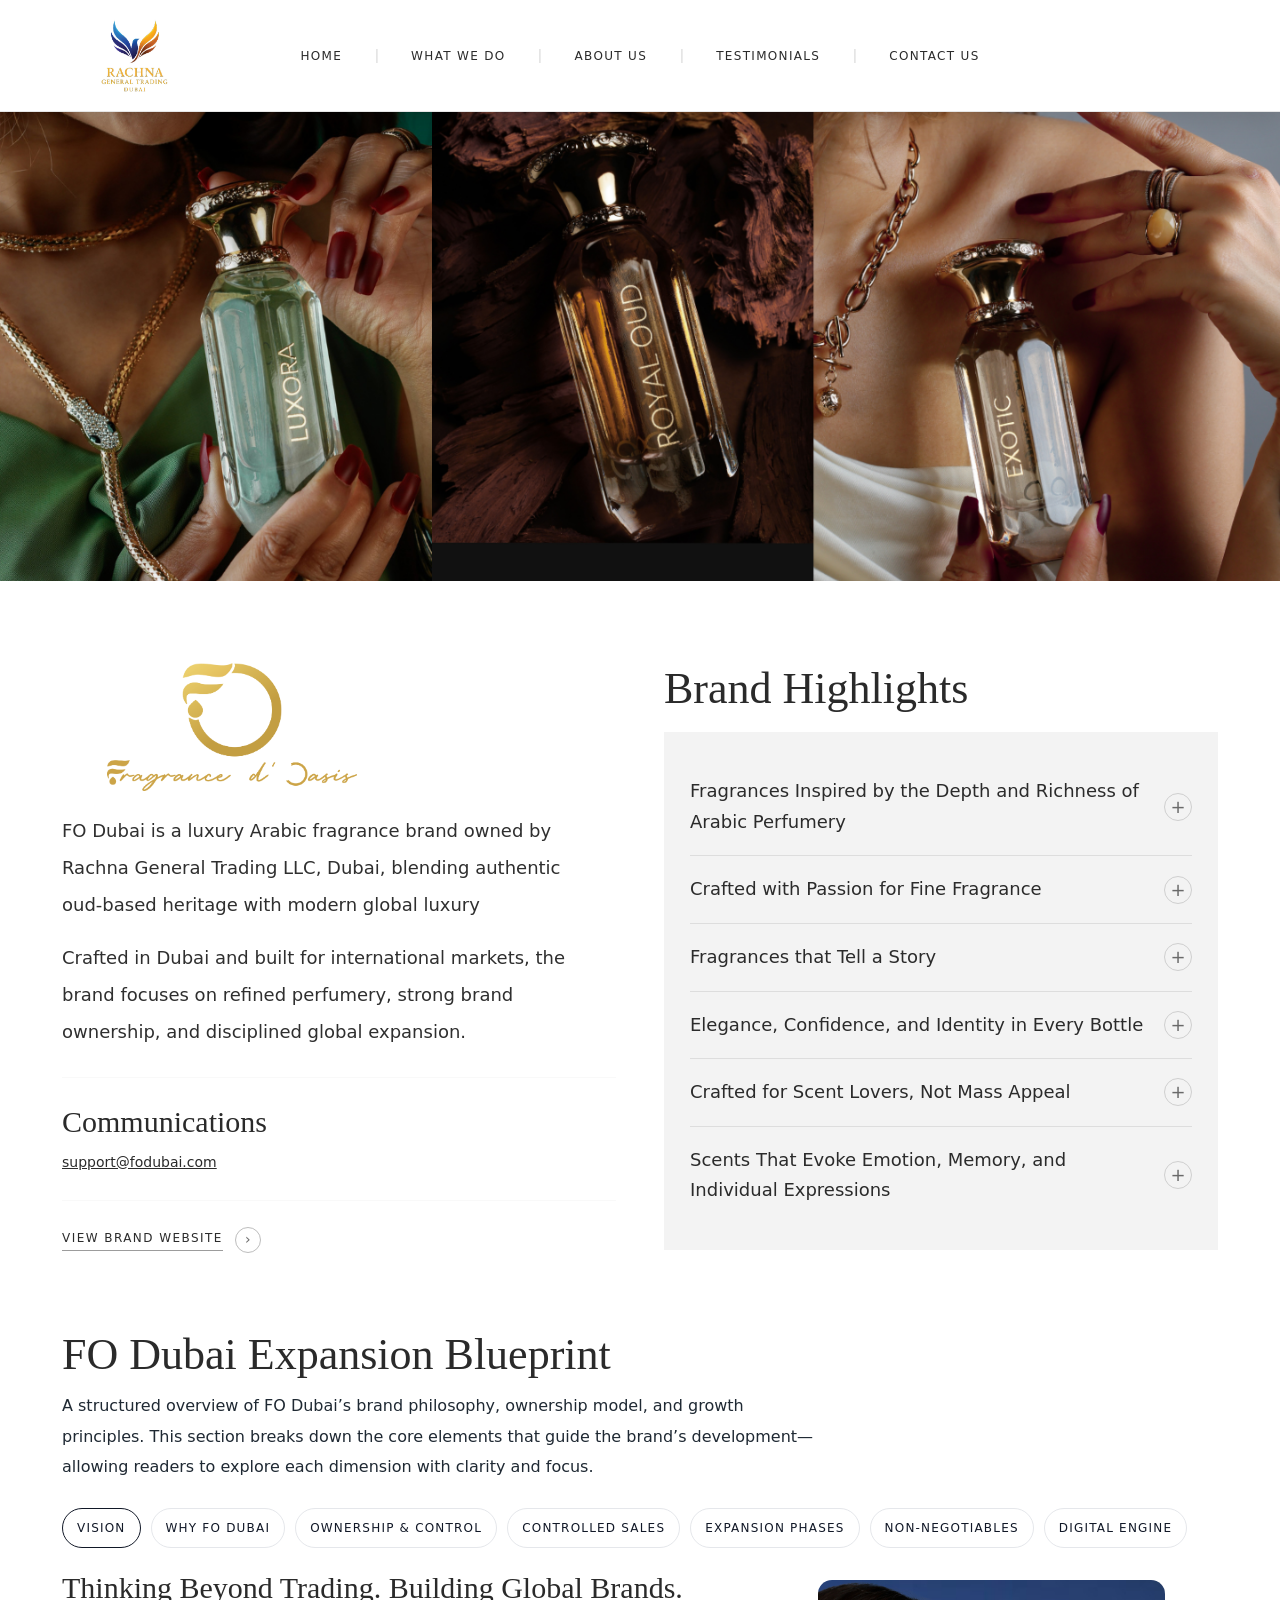
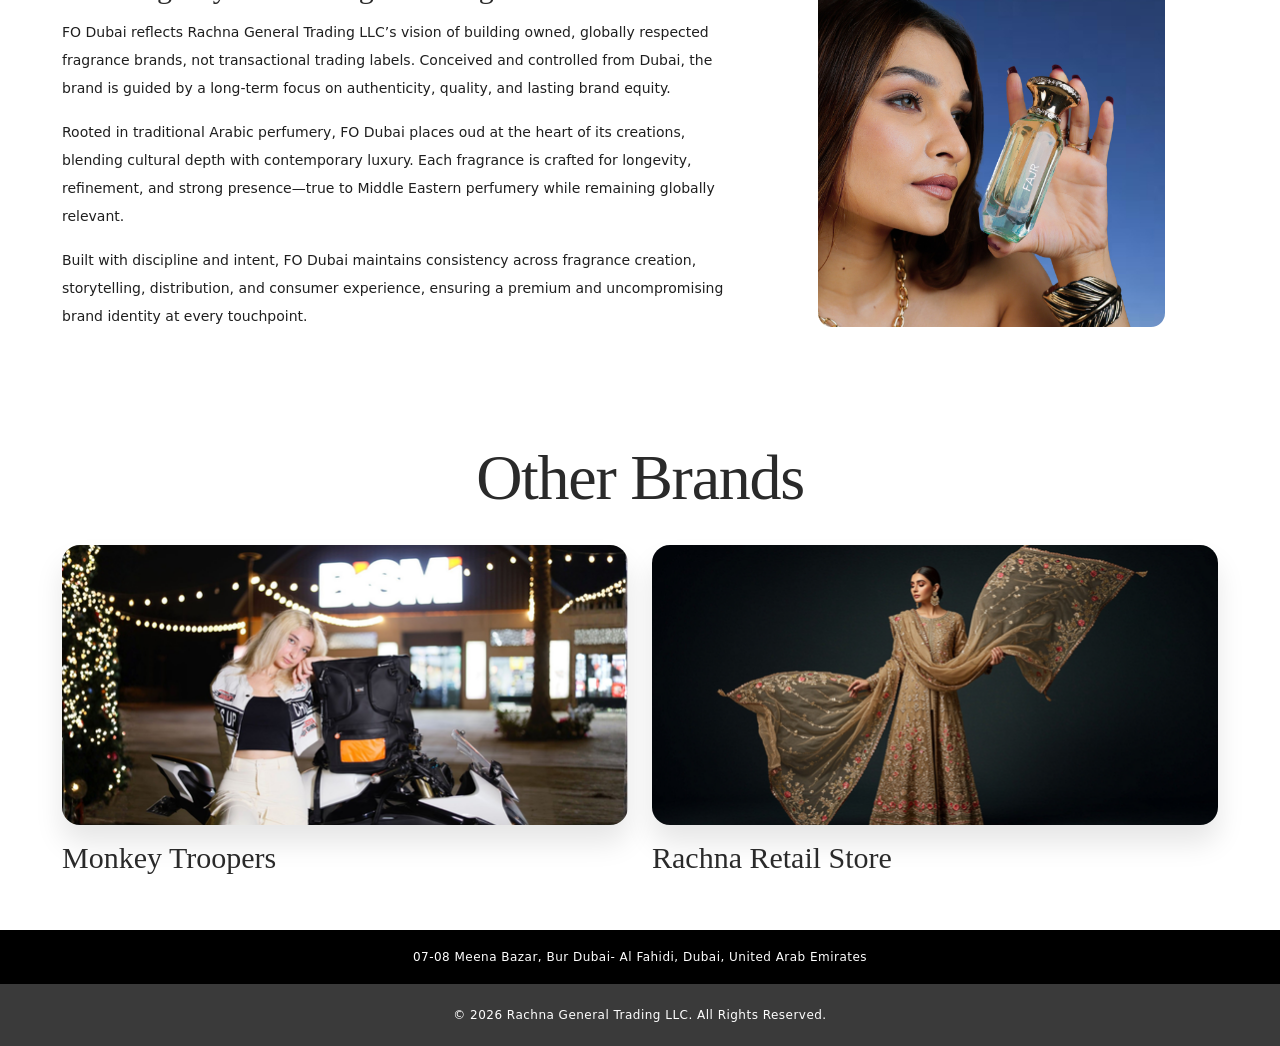
<file: fo.html>
<!doctype html>
<html lang="en">
<head>
  <meta charset="utf-8" />
  <meta name="viewport" content="width=device-width, initial-scale=1" />
  <title>FO Dubai — Brand Page</title>

  <!-- Bootstrap 5.3 -->
  <link href="https://cdn.jsdelivr.net/npm/bootstrap@5.3.3/dist/css/bootstrap.min.css" rel="stylesheet">

  <!-- Your CSS -->
  <link rel="stylesheet" href="./assets/css/fo.css">

  <!-- Footer -->
  <link rel="stylesheet" href="https://cdnjs.cloudflare.com/ajax/libs/font-awesome/6.5.1/css/all.min.css">

</head>

<body>

  <!-- HEADER -->
  <header class="giii-header fixed-top">
    <nav class="navbar h-100">
      <div class="container giii-wrap position-relative h-100">

        <!-- Logo block (SVG) -->
        <a class="giii-brand" href="./index.html">
          <!-- Use your svg logo path -->
          <img src="./assets/img/rachna_llc_logo.jpeg" alt="G-III Logo">
        </a>

        <!-- Desktop center nav -->
        <div class="giii-nav-center d-none d-lg-block">
          <ul class="giii-nav-row m-0 p-0 list-unstyled">

            <!-- WHO WE ARE (dropdown on hover) -->
            <li class="nav-item"><a class="giii-nav-link giii-underline" href="./index.html">HOME</a></li>
            <li class="giii-sep" aria-hidden="true"></li>

            <li class="nav-item dropdown giii-hover-dd">
              <a class="giii-nav-link giii-underline" href="#" role="button" data-bs-toggle="dropdown" aria-expanded="false">
                WHAT WE DO
              </a>
              <ul class="dropdown-menu giii-dd">
                <li><a class="dropdown-item" href="./fo.html">FO DUBAI</a></li>
                <li><a class="dropdown-item" href="./monkeytroopers_final.html">MONKEY TROOPERS DUBAI</a></li>
                <li><a class="dropdown-item" href="./rachna_store.html">RACHNA RETAIL STORE</a></li>
              </ul>
            </li>
            <li class="giii-sep" aria-hidden="true"></li>

            <li class="nav-item"><a class="giii-nav-link giii-underline" href="./about-our-brands.html">ABOUT US</a></li>
            <li class="giii-sep" aria-hidden="true"></li>

            <li class="nav-item"><a class="giii-nav-link giii-underline" href="./testimonials.html">TESTIMONIALS</a></li>
            <li class="giii-sep" aria-hidden="true"></li>

            <!-- BRANDS (dropdown on hover) -->
            <li class="nav-item dropdown giii-hover-dd">
              <a class="giii-nav-link giii-underline" href="#" role="button" data-bs-toggle="dropdown" aria-expanded="false">
                CONTACT US
              </a>
              <ul class="dropdown-menu giii-dd">
                <li><a class="dropdown-item" href="./UAE-Trade.html">UAE TRADE & DISTRIBUTION ENQUIRES</a></li>
                <li><a class="dropdown-item" href="./FO-Dubai-International-Licensing-Enquiries.html">FO DUBAI INTERNATIONAL LICENSING</a></li>
                <li><a class="dropdown-item" href="./rachna-retail-store.html">RETAIL STORE & CUSTOMER ENQURIES (DUBAI)</a></li>
              </ul>
            </li>
          </ul>
        </div>

        <!-- Mobile burger -->
        <button class="giii-burger d-lg-none ms-auto" type="button"
                data-bs-toggle="offcanvas" data-bs-target="#giiiMobile" aria-controls="giiiMobile"
                aria-label="Open menu">
          <span></span><span></span><span></span>
        </button>

      </div>
    </nav>
  </header>

  <!-- MOBILE OFFCANVAS -->
  <div class="offcanvas offcanvas-end giii-offcanvas" tabindex="-1" id="giiiMobile" aria-labelledby="giiiMobileLabel">
    <div class="giii-offcanvas-body">

      <!-- <div class="giii-m-top">
        <a class="giii-m-account" href="#">ACCOUNT</a>
        <button type="button" class="giii-m-close" data-bs-dismiss="offcanvas" aria-label="Close menu">×</button>
      </div> -->

      <!-- Accordion style dropdowns (like desktop) -->
      <div class="giii-m-list">

        <a class="giii-m-item linklike" href="./index.html"><span>HOME</span></a>
        <button class="giii-m-item" type="button" data-giii-acc="who">
          <span>WHAT WE DO</span><span class="giii-chev">›</span>
        </button>
        <div class="giii-m-sub" id="giii-sub-who">
          <a class="giii-m-subitem" href="./fo.html">FO DUBAI</a>
          <a class="giii-m-subitem" href="./monkeytroopers_final.html">MONKEY TROOPERS DUBAI</a>
          <a class="giii-m-subitem" href="./rachna_store.html">RACHNA RETAIL STORE</a>
        </div>

        <a class="giii-m-item linklike" href="./about-our-brands.html"><span>ABOUT US</span></a>
        <a class="giii-m-item linklike" href="./testimonials.html"><span>TESTIMONIALS</span></a>

        <button class="giii-m-item" type="button" data-giii-acc="brands">
          <span>CONTACT US</span><span class="giii-chev">›</span>
        </button>
        <div class="giii-m-sub" id="giii-sub-brands">
          <a class="giii-m-subitem" href="./UAE-Trade.html">UAE TRADE & DISTRIBUTION ENQUIRES</a>
          <a class="giii-m-subitem" href="./FO-Dubai-International-Licensing-Enquiries.html">FO DUBAI INTERNATIONAL LICENSING</a>
          <a class="giii-m-subitem" href="./rachna-retail-store.html">RETAIL STORE & CUSTOMER ENQURIES (DUBAI)</a>
        </div>        

      </div>
    </div>
  </div>


  <!-- HERO / BANNER -->
  <section class="brand-hero">
    <!-- Two banners: desktop + mobile -->
    <picture class="brand-hero-pic">
      <!-- mobile -->
      <source srcset="./assets/img/fo_brand/fo_mobile_banner.png" media="(max-width: 991.98px)">
      <!-- desktop -->
      <img src="./assets/img/fo_brand/fo_desktop_banner.png" alt="Vilebrequin Banner" class="brand-hero-img">
    </picture>

    <!-- Decorative 3 vertical lines (left bottom) -->
    <!-- <div class="brand-hero-lines" aria-hidden="true">
      <span></span><span></span><span></span>
    </div> -->

    <!-- White cut panel under image (like screenshot) -->
    <!-- <div class="brand-hero-cut" aria-hidden="true"></div> -->
  </section>


  <!-- CONTENT -->
  <main class="brand-main">
    <div class="container giii-wrap">

      <a class="brand-back" href="#">
        <!-- &lt; BACK TO ALL BRANDS -->
      </a>

      <div class="row g-5 align-items-start brand-top">
        <!-- LEFT -->
        <div class="col-lg-6">
          <div class="brand-logo-wrap">
            <!-- Replace with your brand logo image -->
            <img src="./assets/img/fo_logo.png" alt="Vilebrequin" class="brand-logo">
          </div>

          <div class="brand-copy">
            <p>
              FO Dubai is a luxury Arabic fragrance brand owned by Rachna General Trading LLC, Dubai, blending authentic oud-based heritage with modern global luxury
            </p>
            <p class="mb-0">
              Crafted in Dubai and built for international markets, the brand focuses on refined perfumery, strong brand ownership, and disciplined global expansion.
            </p>
          </div>

          <hr class="brand-hr">

          <h3 class="brand-subhead">Communications</h3>
          <a class="brand-mail" href="mailto:support@fodubai.com">support@fodubai.com</a>

          <hr class="brand-hr">

          <div class="brand-cta">
            <a class="brand-cta-link" href="https://fodubai.com/" target="_blank" rel="noopener">VIEW BRAND WEBSITE</a>
            <span class="brand-cta-dot" aria-hidden="true">›</span>
          </div>
        </div>

        <!-- RIGHT -->
        <div class="col-lg-6">
          <h2 class="brand-h2">Brand Highlights</h2>

            <div class="brand-highlights" id="brandHighlights">

                <!-- Item 1 -->
                <div class="brand-hi-item is-accordion">
                    <button class="brand-hi-toggle" type="button" aria-expanded="false">
                    <span class="brand-hi-text">Fragrances Inspired by the Depth and Richness of Arabic Perfumery</span>
                    <span class="brand-hi-icon" aria-hidden="true">+</span>
                    </button>
                    <div class="brand-hi-panel" role="region">
                    <!-- <div class="brand-hi-panel-inner">
                        <p class="brand-hi-desc mb-2">
                        Add your detailed history here. Explain how the acquisition happened, the reason behind it,
                        and how it impacted the brand’s direction and growth.
                        </p>
                        <p class="brand-hi-desc mb-0">
                        You can add more paragraphs, bullet points, timelines—anything. This area will stay hidden
                        until the user clicks the title.
                        </p>
                    </div> -->
                    </div>
                </div>

                <!-- Item 2 -->
                <div class="brand-hi-item is-accordion">
                    <button class="brand-hi-toggle" type="button" aria-expanded="false">
                    <span class="brand-hi-text">Crafted with Passion for Fine Fragrance</span>
                    <span class="brand-hi-icon" aria-hidden="true">+</span>
                    </button>
                    <div class="brand-hi-panel" role="region">
                    <!-- <div class="brand-hi-panel-inner">
                        <p class="brand-hi-desc mb-0">
                        Add details about product category leadership, design language, positioning, target audience,
                        and distribution footprint.
                        </p>
                    </div> -->
                    </div>
                </div>

                <!-- Item 3 -->
                <div class="brand-hi-item is-accordion">
                    <button class="brand-hi-toggle" type="button" aria-expanded="false">
                    <span class="brand-hi-text">Fragrances that Tell a Story</span>
                    <span class="brand-hi-icon" aria-hidden="true">+</span>
                    </button>
                    <div class="brand-hi-panel" role="region">
                    <!-- <div class="brand-hi-panel-inner">
                        <p class="brand-hi-desc mb-0">
                        Add store expansion story, key regions, partner model, and milestones.
                        </p>
                    </div> -->
                    </div>
                </div>

                <!-- Item 4 -->
                <div class="brand-hi-item is-accordion">
                    <button class="brand-hi-toggle" type="button" aria-expanded="false">
                    <span class="brand-hi-text">Elegance, Confidence, and Identity in Every Bottle</span>
                    <span class="brand-hi-icon" aria-hidden="true">+</span>
                    </button>
                    <div class="brand-hi-panel" role="region">
                    <!-- <div class="brand-hi-panel-inner">
                        <p class="brand-hi-desc mb-0">
                        Add licensing model details, experiential strategy, partner criteria, and brand control approach.
                        </p>
                    </div> -->
                    </div>
                </div>

                <!-- Item 5 -->
                <div class="brand-hi-item is-accordion">
                    <button class="brand-hi-toggle" type="button" aria-expanded="false">
                    <span class="brand-hi-text">Crafted for Scent Lovers, Not Mass Appeal</span>
                    <span class="brand-hi-icon" aria-hidden="true">+</span>
                    </button>
                    <div class="brand-hi-panel" role="region">
                    <!-- <div class="brand-hi-panel-inner">
                        <p class="brand-hi-desc mb-0">
                        Add opening story, location context, launch strategy, and business outcome.
                        </p>
                    </div> -->
                    </div>
                </div>

                <!-- Item 6 -->
                <div class="brand-hi-item brand-hi-last is-accordion">
                    <button class="brand-hi-toggle" type="button" aria-expanded="false">
                    <span class="brand-hi-text">Scents That Evoke Emotion, Memory, and Individual Expressions</span>
                    <span class="brand-hi-icon" aria-hidden="true">+</span>
                    </button>
                    <div class="brand-hi-panel" role="region">
                    <!-- <div class="brand-hi-panel-inner">
                        <p class="brand-hi-desc mb-0">
                        Add performance highlights, growth drivers, category mix, and channel performance.
                        </p>
                    </div> -->
                    </div>
                </div>

            </div>

        </div>
      </div>


      <!-- =======================================================
           FO DUBAI EXPANSION BLUEPRINT (PDF CONTENT SECTION)
           Clean tabs + accordions to avoid bulky layout
      ======================================================== -->
      <section class="fo-blueprint" id="fo-blueprint">
        <div class="fo-head">
          <h2 class="fo-h2">FO Dubai Expansion Blueprint</h2>
          <p class="fo-lead">
            A structured overview of FO Dubai’s brand philosophy, ownership model, and growth principles. 
            This section breaks down the core elements that guide the brand’s development—allowing readers to explore each dimension with clarity and focus.
          </p>
          <!-- <p class="fo-sub">
            Replace the placeholder text inside each tab/accordion with your PDF paragraphs and images.
          </p> -->
        </div>

        <div class="fo-pills" role="tablist" aria-label="FO Blueprint sections">
          <button class="fo-pill is-active" type="button" data-fo-tab="vision">VISION</button>
          <button class="fo-pill" type="button" data-fo-tab="whyfo">WHY FO DUBAI</button>
          <button class="fo-pill" type="button" data-fo-tab="control">OWNERSHIP &amp; CONTROL</button>
          <button class="fo-pill" type="button" data-fo-tab="distribution">CONTROLLED SALES</button>
          <button class="fo-pill" type="button" data-fo-tab="expansion">EXPANSION PHASES</button>
          <button class="fo-pill" type="button" data-fo-tab="nonnegotiables">NON‑NEGOTIABLES</button>
          <button class="fo-pill" type="button" data-fo-tab="digital">DIGITAL ENGINE</button>
        </div>

        <div class="fo-panels">

          <!-- VISION -->
          <div class="fo-panel is-active" id="tab-vision">
            <div class="fo-panel-grid">
              <div>
                <h3 class="fo-h3">Thinking Beyond Trading. Building Global Brands.</h3>
                <p class="fo-body">
                  FO Dubai reflects Rachna General Trading LLC’s vision of building owned, globally respected fragrance brands, not transactional trading labels. Conceived and controlled from Dubai, the brand is guided by a long-term focus on authenticity, quality, and lasting brand equity.
                </p>
                <p class="fo-body">
                  Rooted in traditional Arabic perfumery, FO Dubai places oud at the heart of its creations, blending cultural depth with contemporary luxury. Each fragrance is crafted for longevity, refinement, and strong presence—true to Middle Eastern perfumery while remaining globally relevant.
                </p>
                <p class="fo-body">
                  Built with discipline and intent, FO Dubai maintains consistency across fragrance creation, storytelling, distribution, and consumer experience, ensuring a premium and uncompromising brand identity at every touchpoint.
                </p>
                <!-- <p class="fo-tip mb-0">Tip: split long PDF paragraphs into 2–3 smaller ones to match your page rhythm.</p> -->
              </div>

              <div>
                <div class="brand-visual-box">
                  <img 
                    src="assets/img/fo_vision.png" 
                    alt="FO Dubai Luxury Fragrance"
                    class="brand-visual-img"
                  />
                </div>
              </div>
            </div>
          </div>

          <!-- WHY FO -->
          <div class="fo-panel" id="tab-whyfo">
            <h3 class="fo-h3">Why We Created FO Dubai</h3>
            <div class="accordion fo-acc" id="accWhyFo">
              <div class="accordion-item">
                <h2 class="accordion-header">
                  <button class="accordion-button" type="button"
                          data-bs-toggle="collapse" data-bs-target="#why1"
                          aria-expanded="true" aria-controls="why1">
                    Rising Demand for Arabic Oud-Based Perfumes
                  </button>
                </h2>

                <div id="why1" class="accordion-collapse collapse show" data-bs-parent="#accWhyFo">
                  <div class="accordion-body">

                    <div class="accordion-content-grid">

                      <!-- LEFT: TEXT -->
                      <div class="accordion-text">
                        <p>
                          Global fragrance preferences are evolving toward richer, deeper, and longer-lasting scent profiles.
                          Arabic oud-based perfumes have emerged as a category that represents intensity, character, and cultural depth—
                          qualities increasingly valued by modern luxury consumers.
                        </p>

                        <p class="mb-0">
                          FO Dubai was created to respond to this demand with fragrances that remain true to authentic oud traditions
                          while being refined for contemporary tastes. The brand bridges heritage and modernity, offering scents that feel
                          distinctive, confident, and timeless rather than trend-driven.
                        </p>
                      </div>

                      <!-- RIGHT: IMAGE -->
                      <div class="accordion-image">
                        <img src="assets/img/fo_brand/1.png" alt="FO Dubai Oud Fragrance">
                      </div>
                    </div>
                  </div>
                </div>
              </div>

              <!-- 2nd Section -->
              <div class="accordion-item">
                <h2 class="accordion-header">
                  <button class="accordion-button collapsed" type="button"
                          data-bs-toggle="collapse" data-bs-target="#why2"
                          aria-expanded="false" aria-controls="why2">
                          Market Gap &amp; Premium Positioning
                  </button>
                </h2>

                <div id="why2" class="accordion-collapse collapse" data-bs-parent="#accWhyFo">
                  <div class="accordion-body">

                    <div class="accordion-content-grid reverse-desktop">

                      <!-- LEFT (DESKTOP): IMAGE -->
                      <div class="accordion-image">
                        <img src="assets/img/fo_brand/2.png" alt="FO Dubai Premium Positioning">
                      </div>

                      <!-- RIGHT (DESKTOP): TEXT -->
                      <div class="accordion-text">
                        <p>
                          While oud fragrances are widely available, much of the market is polarized between mass-produced interpretations and ultra-niche offerings that lack consistency or storytelling.
                          FO Dubai was conceived to occupy a clear premium space—accessible yet uncompromising in quality and presentation.
                        </p>
                        <p class="mb-0">
                          Each fragrance is designed with careful balance, premium ingredients, and controlled positioning to ensure that FO Dubai stands apart as a refined luxury brand, not a commodity perfume label.
                        </p>
                      </div>

                    </div>

                  </div>
                </div>
              </div>

              <!-- 3rd Section -->
              <div class="accordion-item">
                <h2 class="accordion-header">
                  <button class="accordion-button collapsed" type="button"
                          data-bs-toggle="collapse" data-bs-target="#why3"
                          aria-expanded="false" aria-controls="why3">
                          Dubai Origin Story &amp; Luxury Credibility
                  </button>
                </h2>

                <div id="why3" class="accordion-collapse collapse" data-bs-parent="#accWhyFo">
                  <div class="accordion-body">

                    <div class="accordion-content-grid">

                      <!-- LEFT: TEXT -->
                      <div class="accordion-text">
                        <p>
                          Dubai is globally recognized as a center of luxury, craftsmanship, and refined taste—particularly in the world of perfumery.
                          FO Dubai draws credibility from its origin, embracing the city’s deep connection to fragrance culture and its role as a modern luxury capital.
                        </p>
                        <p class="mb-0">
                          Being conceived and controlled from Dubai allows FO Dubai to remain authentic to Arabic perfumery traditions while delivering fragrances that resonate with international audiences seeking sophistication, exclusivity, and cultural depth.
                        </p>
                      </div>

                      <!-- RIGHT: IMAGE -->
                      <div class="accordion-image">
                        <img src="assets/img/fo_brand/3.png" alt="FO Dubai Origin & Luxury">
                      </div>
                    </div>
                  </div>
                </div>
              </div>
            </div>
          </div>

          <!-- OWNERSHIP -->
          <div class="fo-panel" id="tab-control">
            <h3 class="fo-h3">A Brand We Own, Control, and Scale</h3>
            <div class="fo-split">
              <div class="fo-card">
                <div class="fo-card-title">WHAT WE CONTROL</div>
                <ul class="fo-list">
                  <li>Brand narrative &amp; positioning</li>
                  <li>Product direction &amp; quality</li>
                  <li>Market entry pace</li>
                  <li>Distribution and pricing discipline</li>
                </ul>
              </div>
              <div class="fo-card">
                <div class="fo-card-title">BRAND PHILOSOPHY</div>
                <ul class="fo-list">
                  <li>Oud-centered identity</li>
                  <li>Long-lasting performance</li>
                  <li>Premium experience across markets</li>
                  <li>Arabic heritage preserved</li>
                </ul>
              </div>
            </div>
          </div>

          <!-- DISTRIBUTION -->
          <div class="fo-panel" id="tab-distribution">
            <h3 class="fo-h3">Why We Chose a Controlled Sales Model</h3>
            <div class="accordion fo-acc" id="accDist">
              <div class="accordion-item">
                <h2 class="accordion-header">
                  <button class="accordion-button" type="button" data-bs-toggle="collapse" data-bs-target="#dist1">
                    Distribution Approach
                  </button>
                </h2>
                <div id="dist1" class="accordion-collapse collapse show" data-bs-parent="#accDist">
                  <div class="accordion-body">
                    <ul class="fo-list">
                      <li>Official D2C website as flagship</li>
                      <li>Authorized marketplaces with oversight</li>
                      <li>No uncontrolled resellers</li>
                      <li>Select retail aligned with luxury</li>
                    </ul>
                  </div>
                </div>
              </div>

              <div class="accordion-item">
                <h2 class="accordion-header">
                  <button class="accordion-button collapsed" type="button" data-bs-toggle="collapse" data-bs-target="#dist2">
                    Central Controls
                  </button>
                </h2>
                <div id="dist2" class="accordion-collapse collapse" data-bs-parent="#accDist">
                  <div class="accordion-body">
                    <ul class="fo-list">
                      <li>Authenticity</li>
                      <li>Pricing</li>
                      <li>Listings/content standards</li>
                      <li>Fulfillment experience</li>
                      <li>Compliance</li>
                    </ul>
                  </div>
                </div>
              </div>
            </div>
          </div>

          <!-- PHASES -->
          <div class="fo-panel" id="tab-expansion">
            <h3 class="fo-h3">Global Expansion Phases</h3>

            <div class="accordion fo-acc" id="accPhases">

              <!-- PHASE 1 (Text Left, Image Right) -->
              <div class="accordion-item">
                <h2 class="accordion-header">
                  <button class="accordion-button" type="button" data-bs-toggle="collapse" data-bs-target="#phase1">
                    Phase 1 — India
                  </button>
                </h2>
                <div id="phase1" class="accordion-collapse collapse show" data-bs-parent="#accPhases">
                  <div class="accordion-body">
                    <div class="accordion-content-grid">

                      <div class="accordion-text">
                        <h5 class="mb-2">Foundation Market &amp; Volume Validation</h5>

                        <p>
                          India represents the first structured expansion market for FO Dubai, driven by
                          strong cultural alignment with oud-based perfumery and a rapidly growing premium
                          fragrance consumer base.
                        </p>

                        <p class="mb-3">This phase focuses on:</p>

                        <ul class="fo-bullets">
                          <li>Establishing FO Dubai as a premium Arabic fragrance brand in metro and tier-1 cities</li>
                          <li>Selective placement across online luxury platforms and curated retail partners</li>
                          <li>Testing hero SKUs, pricing acceptance, and repeat purchase behavior</li>
                          <li>Building brand awareness through controlled marketing and influencer-led storytelling</li>
                        </ul>

                        <p class="mt-3 mb-0">
                          India acts as the validation ground for scale, operational efficiency, and consumer
                          response before wider global rollout.
                        </p>
                      </div>


                      <div class="accordion-image">
                        <img src="assets/img/fo_brand/4.png" alt="FO Dubai India Expansion">
                      </div>

                    </div>
                  </div>
                </div>
              </div>

              <!-- PHASE 2 (Image Left, Text Right) -->
              <div class="accordion-item">
                <h2 class="accordion-header">
                  <button class="accordion-button collapsed" type="button" data-bs-toggle="collapse" data-bs-target="#phase2">
                    Phase 2 — Europe
                  </button>
                </h2>
                <div id="phase2" class="accordion-collapse collapse" data-bs-parent="#accPhases">
                  <div class="accordion-body">
                    <div class="accordion-content-grid reverse-desktop">

                      <div class="accordion-image">
                        <img src="assets/img/fo_brand/5.png" alt="FO Dubai Europe Expansion">
                      </div>

                      <div class="accordion-text">
                        <h5 class="mb-2">Brand Elevation &amp; Global Luxury Positioning</h5>

                        <p>
                          Europe is approached as a brand-building market, not a volume-led expansion. 
                          he focus is on positioning FO Dubai as an exotic, high-quality Middle Eastern fragrance house.
                        </p>

                        <p class="mb-3">Key objectives include:</p>

                        <ul class="fo-bullets">
                          <li>Entry into select European luxury retailers and niche perfumery stores</li>
                          <li>Emphasis on craftsmanship, ingredients, and oud heritage</li>
                          <li>Compliance with EU regulations while maintaining fragrance integrity</li>
                          <li>Story-led positioning over mass distribution</li>
                        </ul>

                        <p class="mt-3 mb-0">
                          This phase strengthens FO Dubai’s international credibility and luxury perception.
                        </p>
                      </div>

                    </div>
                  </div>
                </div>
              </div>

              <!-- PHASE 3 (Text Left, Image Right) -->
              <div class="accordion-item">
                <h2 class="accordion-header">
                  <button class="accordion-button collapsed" type="button" data-bs-toggle="collapse" data-bs-target="#phase3">
                    Phase 3 — South Asia
                  </button>
                </h2>
                <div id="phase3" class="accordion-collapse collapse" data-bs-parent="#accPhases">
                  <div class="accordion-body">
                    <div class="accordion-content-grid">

                      <div class="accordion-text">
                        <h5 class="mb-2">Cultural Resonance &amp; Regional Expansion</h5>

                        <p>
                          South Asia offers strong cultural familiarity with rich, intense fragrance profiles and long-lasting scents, making it a natural extension after India.
                        </p>

                        <p class="mb-3">This phase focuses on:</p>

                        <ul class="fo-bullets">
                          <li>Expansion into key urban centers with high fragrance consumption</li>
                          <li>Leveraging cultural similarity to oud appreciation</li>
                          <li>Strengthening distributor partnerships with strict brand control</li>
                          <li>Consistent pricing and packaging aligned with global standards</li>
                        </ul>

                        <p class="mt-3 mb-0">
                          The goal is regional dominance without dilution of brand identity.
                        </p>
                      </div>

                      <div class="accordion-image">
                        <img src="assets/img/fo_brand/6.png" alt="FO Dubai South Asia Expansion">
                      </div>

                    </div>
                  </div>
                </div>
              </div>

              <!-- PHASE 4 (Image Left, Text Right) -->
              <div class="accordion-item">
                <h2 class="accordion-header">
                  <button class="accordion-button collapsed" type="button" data-bs-toggle="collapse" data-bs-target="#phase4">
                    Phase 4 — Latin America
                  </button>
                </h2>
                <div id="phase4" class="accordion-collapse collapse" data-bs-parent="#accPhases">
                  <div class="accordion-body">
                    <div class="accordion-content-grid reverse-desktop">

                      <div class="accordion-image">
                        <img src="assets/img/fo_brand/7.png" alt="FO Dubai Latin America Expansion">
                      </div>

                      <div class="accordion-text">
                        <h5 class="mb-2">Emerging Luxury Opportunity &amp; Long-Term Growth</h5>

                        <p>
                          Latin America is approached as a long-term strategic market with growing appetite for bold, expressive, and premium fragrances.
                        </p>

                        <p class="mb-3">Key focus areas:</p>

                        <ul class="fo-bullets">
                          <li>Educating consumers on Arabic perfumery and oud craftsmanship</li>
                          <li>Limited, phased entry through select distributors and premium channels</li>
                          <li>Focus on signature fragrances rather than full-range launch</li>
                          <li>Brand storytelling centered on intensity, longevity, and distinction</li>
                        </ul>

                        <p class="mt-3 mb-0">
                          This phase completes FO Dubai’s transition into a truly global fragrance house.
                        </p>
                      </div>

                    </div>
                  </div>
                </div>
              </div>

            </div>
          </div>


          <!-- NON-NEGOTIABLES -->
          <div class="fo-panel" id="tab-nonnegotiables">
            <h3 class="fo-h3">Non‑Negotiables</h3>
            <div class="fo-card">
              <ul class="fo-list mb-0">
                <li>Ownership remains centralized</li>
                <li>Arabic fragrance DNA preserved</li>
                <li>Controlled distribution</li>
                <li>Pricing and positioning discipline</li>
              </ul>
            </div>
          </div>

          <!-- DIGITAL -->
          <div class="fo-panel" id="tab-digital">
            <h3 class="fo-h3">Digital as Our Global Growth Engine</h3>
            <div class="fo-split">
              <div class="fo-card">
                <div class="fo-card-title">CHANNELS</div>
                <ul class="fo-list">
                  <li>D2C storytelling + data</li>
                  <li>Marketplaces for reach</li>
                  <li>Performance marketing</li>
                  <li>Influencers + UGC</li>
                </ul>
              </div>
              <div class="fo-card">
                <div class="fo-card-title">WHY IT WORKS</div>
                <p class="fo-body mb-0">FO Dubai’s digital strategy is designed to build long-term brand equity, not short-term sales. Direct-to-consumer channels allow the brand to control discovery, storytelling, and consumer experience across markets.</p>
                <p class="fo-body mb-0">A digital-first approach enables precise market entry—testing demand and positioning before physical expansion—while performance marketing and influencers drive awareness, trust, and consistent premium perception globally.</p>
              </div>
            </div>
          </div>

        </div>
      </section>


      <!-- OTHER BRANDS -->
      <section class="other-brands">
        <h2 class="other-h2">Other Brands</h2>

        <div class="other-cta">
          <!-- <a class="other-cta-link" href="#">SEE MORE BRANDS</a>
          <span class="other-cta-dot" aria-hidden="true">›</span> -->
        </div>

        <div class="row g-4 other-grid">
          <!-- Card 1 -->
          <div class="col-12 col-sm-6 col-lg-6">
            <a class="other-card" href="./monkeytroopers_final.html">
              <div class="other-imgwrap">
                <picture>
                  <!-- Mobile -->
                  <source media="(max-width: 991.98px)" srcset="./assets/img/fo_brand/mt_toggle_mobile_banner.png">
                  <!-- Desktop -->
                  <img src="./assets/img/fo_brand/mt_toggle_banner.png" alt="Nautica">
                </picture>
              </div>
              <div class="other-name">Monkey Troopers</div>
              <!-- <div class="other-pill" aria-hidden="true">L</div> -->
            </a>
          </div>

          <!-- Card 2 -->
          <div class="col-12 col-sm-6 col-lg-6">
            <a class="other-card" href="#">
              <div class="other-imgwrap">
                <picture>
                  <!-- Mobile -->
                  <source media="(max-width: 991.98px)" srcset="./assets/img/fo_brand/rachna_toggle_mobile_banner.png">
                  <!-- Desktop -->
                  <img src="./assets/img/fo_brand/rachna_toggle_banner.png" alt="Halston">
                </picture>
              </div>
              <div class="other-name">Rachna Retail Store</div>
              <!-- <div class="other-pill" aria-hidden="true">L</div> -->
            </a>
          </div>

          
        </div>
      </section>

    </div>
  </main>


  <!-- FOOTER -->
  <footer>
    <!-- <div class="giii-footer-top">
      <div class="footer-social">
        <a href="#" aria-label="Facebook"><i class="fa-brands fa-facebook-f"></i></a>
        <span class="footer-sep">|</span>

        <a href="#" aria-label="Instagram"><i class="fa-brands fa-instagram"></i></a>
        <span class="footer-sep">|</span>

        <a href="#" aria-label="X"><i class="fa-brands fa-x-twitter"></i></a>
        <span class="footer-sep">|</span>

        <a href="#" aria-label="WhatsApp"><i class="fa-brands fa-whatsapp"></i></a>
      </div>

    </div> -->

    <div class="giii-footer-mid">
      07-08 Meena Bazar, Bur Dubai- Al Fahidi, Dubai, United Arab Emirates
    </div>

    <div class="giii-footer-bot">
      © 2026 Rachna General Trading LLC. All Rights Reserved.
    </div>
  </footer>


  <!-- Bootstrap JS -->
  <script src="https://cdn.jsdelivr.net/npm/bootstrap@5.3.3/dist/js/bootstrap.bundle.min.js"></script>

  <!-- Your JS -->
  <script src="./assets/js/fo.js"></script>
</body>
</html>
</file>
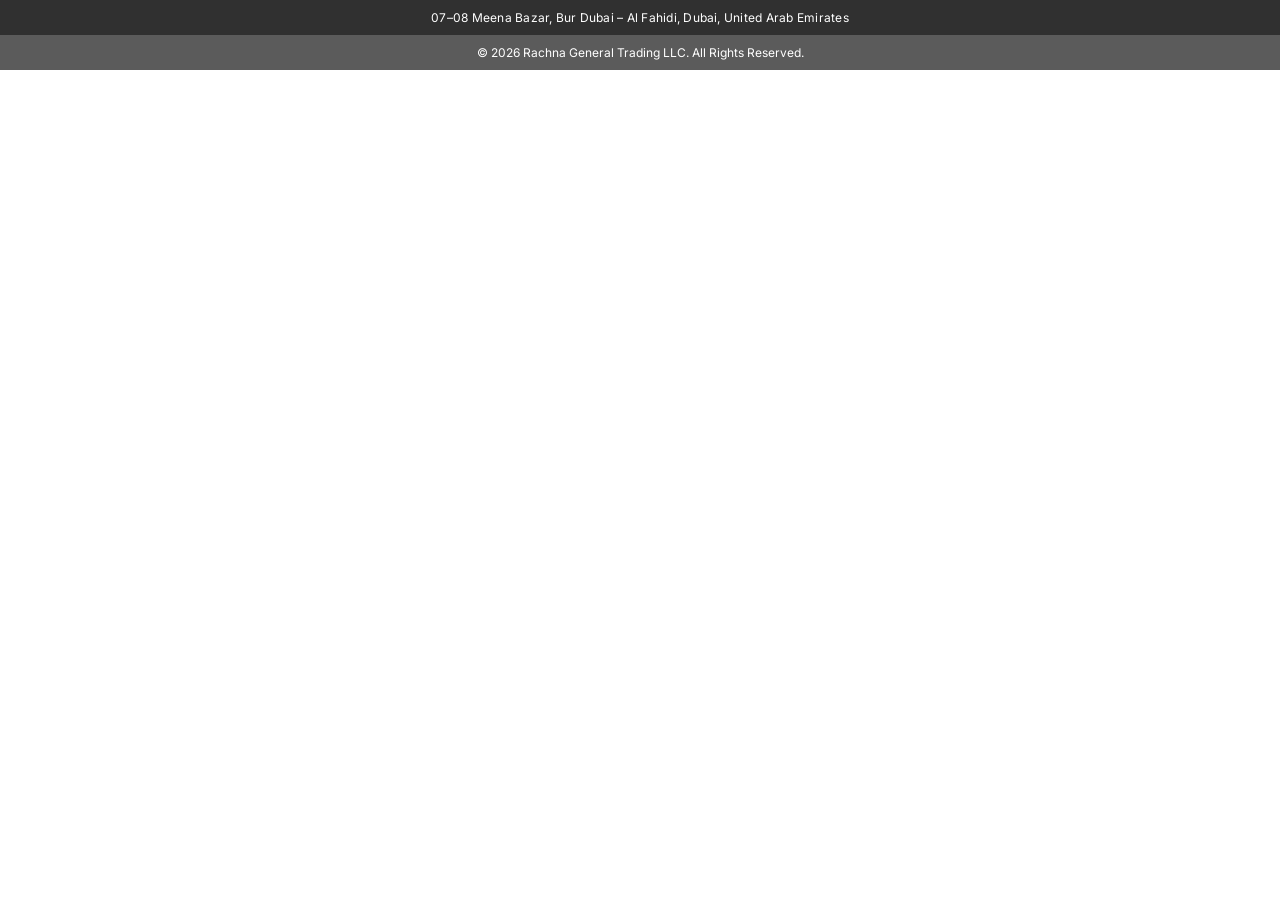
<file: footer.html>
<!doctype html>
<html lang="en">
<head>
  <meta charset="utf-8"/>
  <meta name="viewport" content="width=device-width, initial-scale=1"/>
  <title>Footer with Center Social Icons</title>

  <!-- Font Awesome (icons) -->
  <link rel="stylesheet"
        href="https://cdnjs.cloudflare.com/ajax/libs/font-awesome/6.5.0/css/all.min.css"/>

  <!-- Inter font (optional, match your site) -->
  <link rel="preconnect" href="https://fonts.googleapis.com">
  <link rel="preconnect" href="https://fonts.gstatic.com" crossorigin>
  <link href="https://fonts.googleapis.com/css2?family=Inter:wght@400;500;600;700;800&display=swap" rel="stylesheet">

  <style>
    :root{
      --footer-top:#3f3f3f;
      --footer-mid:#1a1a1a;
      --footer-bot:#4a4a4a;
      --white:#fff;
    }

    *{ box-sizing:border-box; }
    body{
      margin:0;
      font-family: Inter, system-ui, -apple-system, Segoe UI, Roboto, Arial, sans-serif;
      background:#fff;
      color:#111;
    }

    /* ===== FOOTER WRAP ===== */
    .giii-footer{ width:100%; }

    .giii-container{
      max-width:1200px;
      margin:0 auto;
      padding:0 16px;
    }

    /* ===== TOP BAR (SOCIAL CENTER) ===== */
    .giii-footer-top{
      background:var(--footer-top);
      padding:14px 0;
    }

    .giii-social{
      display:flex;
      align-items:center;
      justify-content:center;    /* CENTER ICONS */
      gap:14px;
      list-style:none;
      margin:0;
      padding:0;
      flex-wrap:wrap;
    }

    .giii-social a{
      color:var(--white);
      opacity:.9;
      text-decoration:none;
      display:inline-flex;
      align-items:center;
      justify-content:center;
      width:34px;
      height:34px;
      border-radius:999px;
      transition: opacity .15s ease, transform .15s ease, background .15s ease;
    }

    .giii-social a:hover{
      opacity:1;
      transform: translateY(-1px);
      background: rgba(255,255,255,.10);
    }

    .giii-social i{ font-size:14px; }

    .giii-sep{
      color: rgba(255,255,255,.55);
      opacity:.9;
      font-size:12px;
      line-height:1;
      user-select:none;
    }

    /* ===== MID BAR (ADDRESS CENTER) ===== */
    .giii-footer-mid{
      background:var(--footer-mid);
      color:var(--white);
      text-align:center;
      padding:10px 0;
      font-size:12px;
      letter-spacing:.02em;
      opacity:.9;
    }

    /* ===== BOTTOM BAR (COPYRIGHT CENTER) ===== */
    .giii-footer-bot{
      background:var(--footer-bot);
      color:var(--white);
      text-align:center;
      padding:10px 0;
      font-size:12px;
      opacity:.9;
    }

    /* ===== MOBILE TUNING ===== */
    @media (max-width: 575.98px){
      .giii-footer-top{ padding:12px 0; }
      .giii-social{ gap:12px; }
      .giii-social a{
        width:32px;
        height:32px;
      }
      .giii-footer-mid,
      .giii-footer-bot{
        font-size:11px;
        padding:9px 0;
      }
    }
  </style>
</head>

<body>

  <!-- ===== FOOTER ===== -->
  <footer class="giii-footer">

    <!-- TOP: Social icons centered -->
    <!-- <div class="giii-footer-top">
      <div class="giii-container">
        <ul class="giii-social" aria-label="Social links">
          <li>
            <a href="#" aria-label="Facebook">
              <i class="fa-brands fa-facebook-f"></i>
            </a>
          </li>
          <li class="giii-sep">|</li>
          <li>
            <a href="#" aria-label="Instagram">
              <i class="fa-brands fa-instagram"></i>
            </a>
          </li>
          <li class="giii-sep">|</li>
          <li>
            <a href="#" aria-label="Twitter (X)">
              <i class="fa-brands fa-x-twitter"></i>
            </a>
          </li>
          <li class="giii-sep">|</li>
          <li>
            <a href="https://wa.me/97145911622" aria-label="WhatsApp">
              <i class="fa-brands fa-whatsapp"></i>
            </a>
          </li>
        </ul>
      </div>
    </div> -->

    <!-- MID: Address -->
    <div class="giii-footer-mid">
      07–08 Meena Bazar, Bur Dubai – Al Fahidi, Dubai, United Arab Emirates
    </div>

    <!-- BOT: Copyright -->
    <div class="giii-footer-bot">
      © 2026 Rachna General Trading LLC. All Rights Reserved.
    </div>

  </footer>

</body>
</html>
</file>
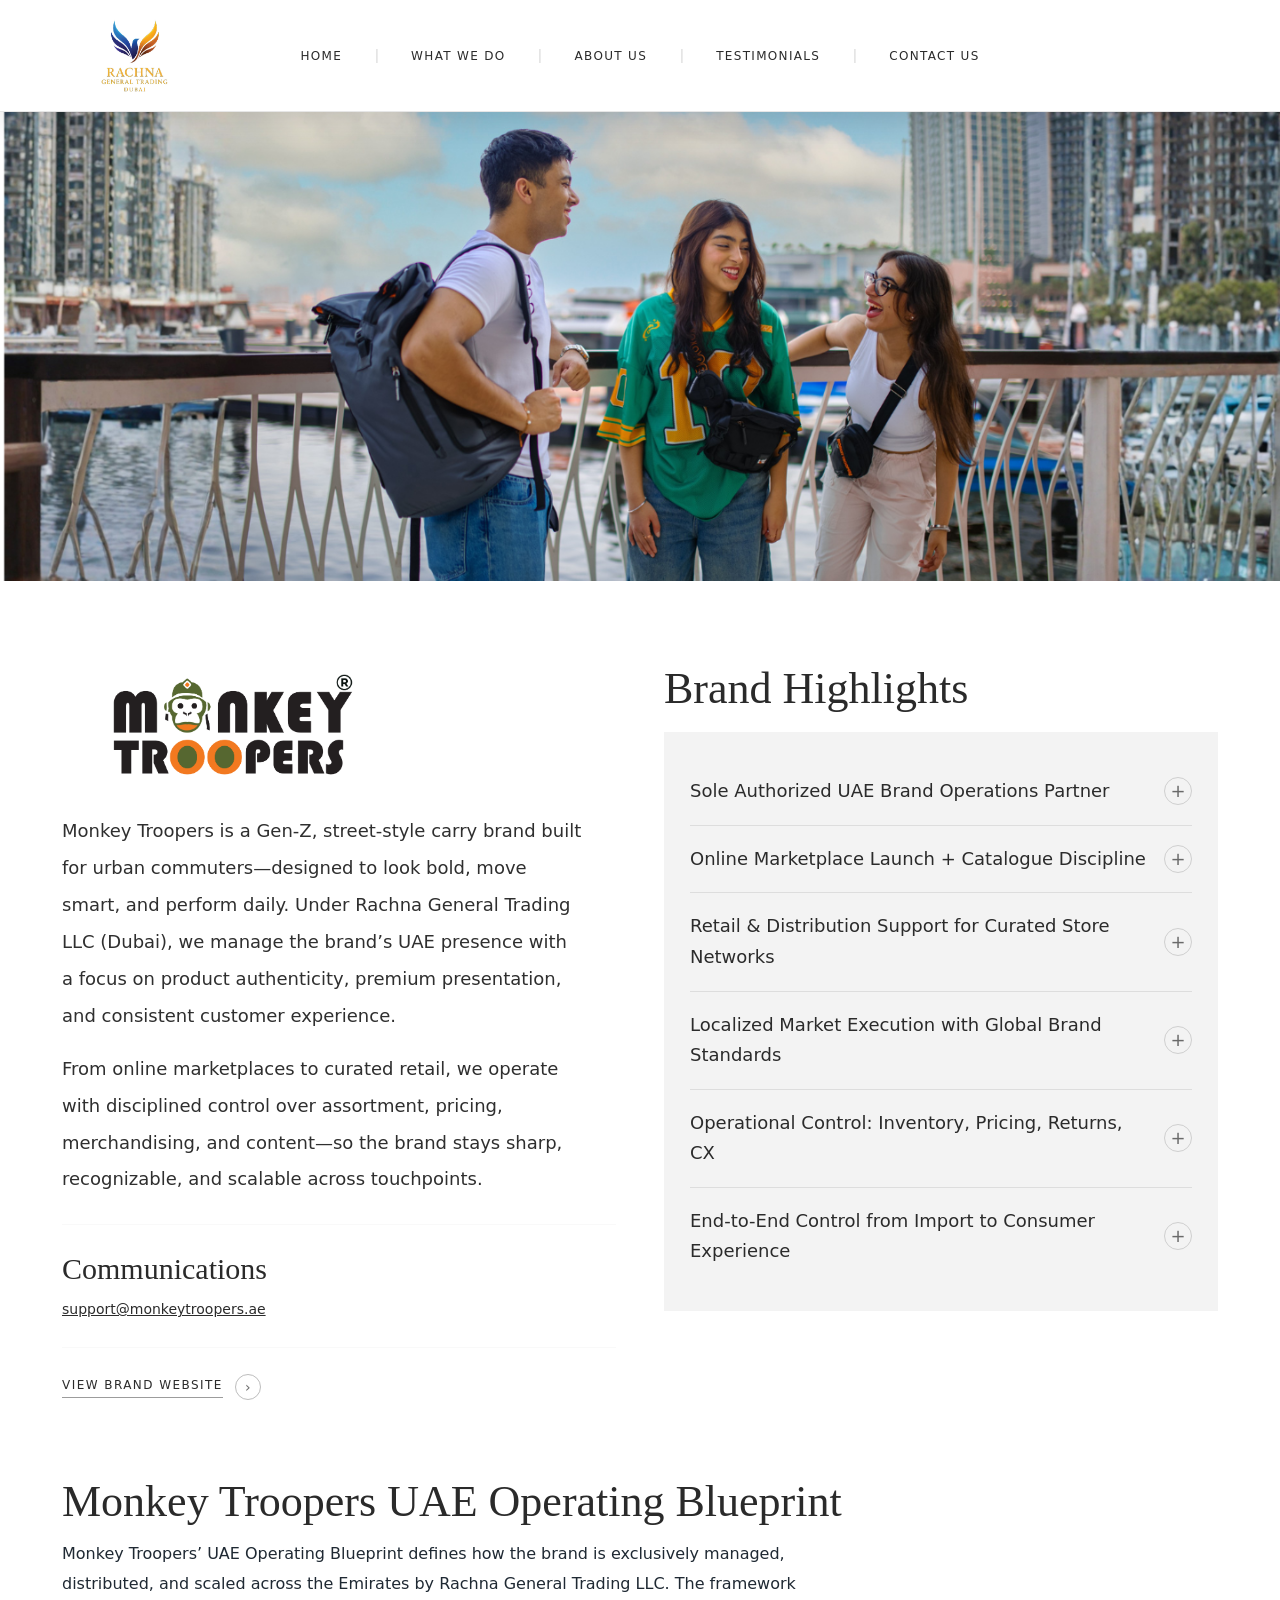
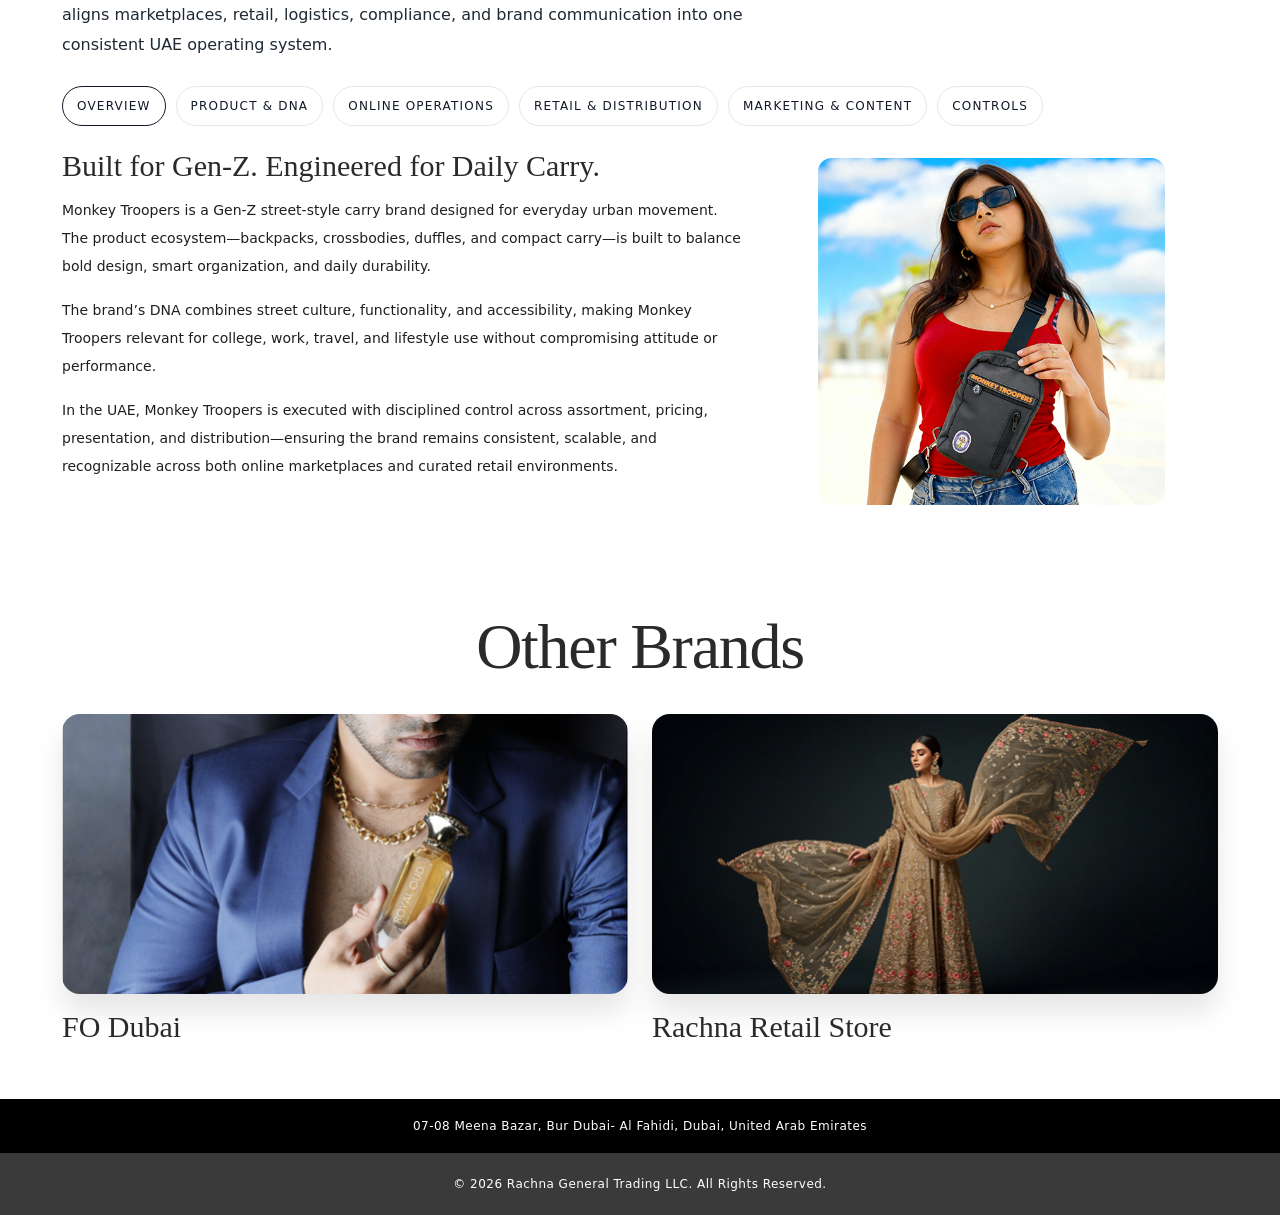
<file: monkeytroopers_final.html>
<!doctype html>
<html lang="en">
<head>
  <meta charset="utf-8" />
  <meta name="viewport" content="width=device-width, initial-scale=1" />
  <title>Monkey Troopers — Brand Page</title>

  <!-- Bootstrap 5.3 -->
  <link href="https://cdn.jsdelivr.net/npm/bootstrap@5.3.3/dist/css/bootstrap.min.css" rel="stylesheet">

  <!-- Your CSS -->
  <link rel="stylesheet" href="./assets/css/monkeytroopers_final.css">

  <!-- Footer -->
  <link rel="stylesheet" href="https://cdnjs.cloudflare.com/ajax/libs/font-awesome/6.5.1/css/all.min.css">

</head>

<body>

  <!-- HEADER -->
  <header class="giii-header fixed-top">
    <nav class="navbar h-100">
      <div class="container giii-wrap position-relative h-100">

        <!-- Logo block (SVG) -->
        <a class="giii-brand" href="./index.html">
          <!-- Use your svg logo path -->
          <img src="./assets/img/rachna_llc_logo.jpeg" alt="G-III Logo">
        </a>

        <!-- Desktop center nav -->
        <div class="giii-nav-center d-none d-lg-block">
          <ul class="giii-nav-row m-0 p-0 list-unstyled">

            <!-- WHO WE ARE (dropdown on hover) -->
            <li class="nav-item"><a class="giii-nav-link giii-underline" href="./index.html">HOME</a></li>
            <li class="giii-sep" aria-hidden="true"></li>

            <li class="nav-item dropdown giii-hover-dd">
              <a class="giii-nav-link giii-underline" href="#" role="button" data-bs-toggle="dropdown" aria-expanded="false">
                WHAT WE DO
              </a>
              <ul class="dropdown-menu giii-dd">
                <li><a class="dropdown-item" href="./fo.html">FO DUBAI</a></li>
                <li><a class="dropdown-item" href="./monkeytroopers_final.html">MONKEY TROOPERS DUBAI</a></li>
                <li><a class="dropdown-item" href="./rachna_store.html">RACHNA RETAIL STORE</a></li>
              </ul>
            </li>
            <li class="giii-sep" aria-hidden="true"></li>

            <li class="nav-item"><a class="giii-nav-link giii-underline" href="./about-our-brands.html">ABOUT US</a></li>
            <li class="giii-sep" aria-hidden="true"></li>

            <li class="nav-item"><a class="giii-nav-link giii-underline" href="./testimonials.html">TESTIMONIALS</a></li>
            <li class="giii-sep" aria-hidden="true"></li>

            <!-- BRANDS (dropdown on hover) -->
            <li class="nav-item dropdown giii-hover-dd">
              <a class="giii-nav-link giii-underline" href="#" role="button" data-bs-toggle="dropdown" aria-expanded="false">
                CONTACT US
              </a>
              <ul class="dropdown-menu giii-dd">
                <li><a class="dropdown-item" href="./UAE-Trade.html">UAE TRADE & DISTRIBUTION ENQUIRES</a></li>
                <li><a class="dropdown-item" href="./FO-Dubai-International-Licensing-Enquiries.html">FO DUBAI INTERNATIONAL LICENSING</a></li>
                <li><a class="dropdown-item" href="./rachna-retail-store.html">RETAIL STORE & CUSTOMER ENQURIES (DUBAI)</a></li>
              </ul>
            </li>
          </ul>
        </div>

        <!-- Mobile burger -->
        <button class="giii-burger d-lg-none ms-auto" type="button"
                data-bs-toggle="offcanvas" data-bs-target="#giiiMobile" aria-controls="giiiMobile"
                aria-label="Open menu">
          <span></span><span></span><span></span>
        </button>

      </div>
    </nav>
  </header>

  <!-- MOBILE OFFCANVAS -->
  <div class="offcanvas offcanvas-end giii-offcanvas" tabindex="-1" id="giiiMobile" aria-labelledby="giiiMobileLabel">
    <div class="giii-offcanvas-body">

      <!-- <div class="giii-m-top">
        <a class="giii-m-account" href="#">ACCOUNT</a>
        <button type="button" class="giii-m-close" data-bs-dismiss="offcanvas" aria-label="Close menu">×</button>
      </div> -->

      <!-- Accordion style dropdowns (like desktop) -->
      <div class="giii-m-list">

        <a class="giii-m-item linklike" href="./index.html"><span>HOME</span></a>
        <button class="giii-m-item" type="button" data-giii-acc="who">
          <span>WHAT WE DO</span><span class="giii-chev">›</span>
        </button>
        <div class="giii-m-sub" id="giii-sub-who">
          <a class="giii-m-subitem" href="./fo.html">FO DUBAI</a>
          <a class="giii-m-subitem" href="./monkeytroopers_final.html">MONKEY TROOPERS DUBAI</a>
          <a class="giii-m-subitem" href="./rachna_store.html">RACHNA RETAIL STORE</a>
        </div>

        <a class="giii-m-item linklike" href="./about-our-brands.html"><span>ABOUT US</span></a>
        <a class="giii-m-item linklike" href="./testimonials.html"><span>TESTIMONIALS</span></a>

        <button class="giii-m-item" type="button" data-giii-acc="brands">
          <span>CONTACT US</span><span class="giii-chev">›</span>
        </button>
        <div class="giii-m-sub" id="giii-sub-brands">
          <a class="giii-m-subitem" href="./UAE-Trade.html">UAE TRADE & DISTRIBUTION ENQUIRES</a>
          <a class="giii-m-subitem" href="./FO-Dubai-International-Licensing-Enquiries.html">FO DUBAI INTERNATIONAL LICENSING</a>
          <a class="giii-m-subitem" href="./rachna-retail-store.html">RETAIL STORE & CUSTOMER ENQURIES (DUBAI)</a>
        </div>        

      </div>
    </div>
  </div>


  <!-- HERO / BANNER -->
  <section class="brand-hero">
    <!-- Two banners: desktop + mobile -->
    <picture class="brand-hero-pic">
      <!-- mobile -->
      <source srcset="./assets/img/mt_brand/mt_mobile_banner.png" media="(max-width: 991.98px)">
      <!-- desktop -->
      <img src="./assets/img/mt_brand/mt_desktop_banner.png" alt="Vilebrequin Banner" class="brand-hero-img">
    </picture>

    <!-- Decorative 3 vertical lines (left bottom) -->
    <!-- <div class="brand-hero-lines" aria-hidden="true">
      <span></span><span></span><span></span>
    </div> -->

    <!-- White cut panel under image (like screenshot) -->
    <!-- <div class="brand-hero-cut" aria-hidden="true"></div> -->
  </section>


  <!-- CONTENT -->
  <main class="brand-main">
    <div class="container giii-wrap">

      <a class="brand-back" href="#">
        <!-- &lt; BACK TO ALL BRANDS -->
      </a>

      <div class="row g-5 align-items-start brand-top">
        <!-- LEFT -->
        <div class="col-lg-6">
          <div class="brand-logo-wrap">
            <!-- Replace with your brand logo image -->
            <img src="./assets/img/mt logo web.jpg" alt="Vilebrequin" class="brand-logo">
          </div>

          <div class="brand-copy">
            <p>
              Monkey Troopers is a Gen‑Z, street‑style carry brand built for urban commuters—designed to look bold, move smart, and perform daily.
              Under Rachna General Trading LLC (Dubai), we manage the brand’s UAE presence with a focus on product authenticity, premium presentation, and consistent customer experience.
            </p>
            <p class="mb-0">
              From online marketplaces to curated retail, we operate with disciplined control over assortment, pricing, merchandising, and content—so the brand stays sharp, recognizable, and scalable across touchpoints.
            </p>
          </div>

          <hr class="brand-hr">

          <h3 class="brand-subhead">Communications</h3>
          <a class="brand-mail" href="mailto:support@monkeytroopers.ae">support@monkeytroopers.ae</a>

          <hr class="brand-hr">

          <div class="brand-cta">
            <a class="brand-cta-link" href="https://monkeytroopers.ae/" target="_blank" rel="noopener">VIEW BRAND WEBSITE</a>
            <span class="brand-cta-dot" aria-hidden="true">›</span>
          </div>
        </div>

        <!-- RIGHT -->
        <div class="col-lg-6">
          <h2 class="brand-h2">Brand Highlights</h2>

            <div class="brand-highlights" id="brandHighlights">

                <!-- Item 1 -->
                <div class="brand-hi-item is-accordion">
                    <button class="brand-hi-toggle" type="button" aria-expanded="false">
                    <span class="brand-hi-text">Sole Authorized UAE Brand Operations Partner</span>
                    <span class="brand-hi-icon" aria-hidden="true">+</span>
                    </button>
                    <div class="brand-hi-panel" role="region">
                    <!-- <div class="brand-hi-panel-inner">
                        <p class="brand-hi-desc mb-2">
                        Add your detailed history here. Explain how the acquisition happened, the reason behind it,
                        and how it impacted the brand’s direction and growth.
                        </p>
                        <p class="brand-hi-desc mb-0">
                        You can add more paragraphs, bullet points, timelines—anything. This area will stay hidden
                        until the user clicks the title.
                        </p>
                    </div> -->
                    </div>
                </div>

                <!-- Item 2 -->
                <div class="brand-hi-item is-accordion">
                    <button class="brand-hi-toggle" type="button" aria-expanded="false">
                    <span class="brand-hi-text">Online Marketplace Launch + Catalogue Discipline</span>
                    <span class="brand-hi-icon" aria-hidden="true">+</span>
                    </button>
                    <div class="brand-hi-panel" role="region">
                    <!-- <div class="brand-hi-panel-inner">
                        <p class="brand-hi-desc mb-0">
                        Add details about product category leadership, design language, positioning, target audience,
                        and distribution footprint.
                        </p>
                    </div> -->
                    </div>
                </div>

                <!-- Item 3 -->
                <div class="brand-hi-item is-accordion">
                    <button class="brand-hi-toggle" type="button" aria-expanded="false">
                    <span class="brand-hi-text">Retail & Distribution Support for Curated Store Networks</span>
                    <span class="brand-hi-icon" aria-hidden="true">+</span>
                    </button>
                    <div class="brand-hi-panel" role="region">
                    <!-- <div class="brand-hi-panel-inner">
                        <p class="brand-hi-desc mb-0">
                        Add store expansion story, key regions, partner model, and milestones.
                        </p>
                    </div> -->
                    </div>
                </div>

                <!-- Item 4 -->
                <div class="brand-hi-item is-accordion">
                    <button class="brand-hi-toggle" type="button" aria-expanded="false">
                    <span class="brand-hi-text">Localized Market Execution with Global Brand Standards</span>
                    <span class="brand-hi-icon" aria-hidden="true">+</span>
                    </button>
                    <div class="brand-hi-panel" role="region">
                    <!-- <div class="brand-hi-panel-inner">
                        <p class="brand-hi-desc mb-0">
                        Add licensing model details, experiential strategy, partner criteria, and brand control approach.
                        </p>
                    </div> -->
                    </div>
                </div>

                <!-- Item 5 -->
                <div class="brand-hi-item is-accordion">
                    <button class="brand-hi-toggle" type="button" aria-expanded="false">
                    <span class="brand-hi-text">Operational Control: Inventory, Pricing, Returns, CX</span>
                    <span class="brand-hi-icon" aria-hidden="true">+</span>
                    </button>
                    <div class="brand-hi-panel" role="region">
                    <!-- <div class="brand-hi-panel-inner">
                        <p class="brand-hi-desc mb-0">
                        Add opening story, location context, launch strategy, and business outcome.
                        </p>
                    </div> -->
                    </div>
                </div>

                <!-- Item 6 -->
                <div class="brand-hi-item brand-hi-last is-accordion">
                    <button class="brand-hi-toggle" type="button" aria-expanded="false">
                    <span class="brand-hi-text">End-to-End Control from Import to Consumer Experience</span>
                    <span class="brand-hi-icon" aria-hidden="true">+</span>
                    </button>
                    <div class="brand-hi-panel" role="region">
                    <!-- <div class="brand-hi-panel-inner">
                        <p class="brand-hi-desc mb-0">
                        Add performance highlights, growth drivers, category mix, and channel performance.
                        </p>
                    </div> -->
                    </div>
                </div>

            </div>

        </div>
      </div>


      <!-- =======================================================
           Monkey Troopers UAE Operating Blueprint (PDF CONTENT SECTION)
           Clean tabs + accordions to avoid bulky layout
      ======================================================== -->
      <section class="fo-blueprint" id="fo-blueprint">
        <div class="fo-head">
          <h2 class="fo-h2">Monkey Troopers UAE Operating Blueprint</h2>
          <p class="fo-lead">
            Monkey Troopers’ UAE Operating Blueprint defines how the brand is exclusively managed, distributed, and scaled across the Emirates by Rachna General Trading LLC.
            The framework aligns marketplaces, retail, logistics, compliance, and brand communication into one consistent UAE operating system.
          </p>
          <!-- <p class="fo-sub">
            Replace the placeholder text inside each tab/accordion with your PDF paragraphs and images.
          </p> -->
        </div>

        <div class="fo-pills" role="tablist" aria-label="FO Blueprint sections">
          <button class="fo-pill is-active" type="button" data-fo-tab="vision">OVERVIEW</button>
          <button class="fo-pill" type="button" data-fo-tab="whyfo">PRODUCT &amp; DNA</button>
          <button class="fo-pill" type="button" data-fo-tab="control">ONLINE OPERATIONS</button>
          <button class="fo-pill" type="button" data-fo-tab="distribution">RETAIL &amp; DISTRIBUTION</button>
          <button class="fo-pill" type="button" data-fo-tab="expansion">MARKETING &amp; CONTENT</button>
          <button class="fo-pill" type="button" data-fo-tab="nonnegotiables">CONTROLS</button>
          <!-- <button class="fo-pill" type="button" data-fo-tab="digital">DIGITAL ENGINE</button> -->
        </div>

        <div class="fo-panels">

          <!-- OVERVIEW -->
          <div class="fo-panel is-active" id="tab-vision">
            <div class="fo-panel-grid">
              <div>
                <h3 class="fo-h3">Built for Gen‑Z. Engineered for Daily Carry.</h3>
                <p class="fo-body">
                  Monkey Troopers is a Gen-Z street-style carry brand designed for everyday urban movement. The product ecosystem—backpacks, crossbodies, duffles, and compact carry—is built to balance bold design, smart organization, and daily durability.
                </p>
                <p class="fo-body">
                  The brand’s DNA combines street culture, functionality, and accessibility, making Monkey Troopers relevant for college, work, travel, and lifestyle use without compromising attitude or performance.
                </p>
                <p class="fo-body">
                  In the UAE, Monkey Troopers is executed with disciplined control across assortment, pricing, presentation, and distribution—ensuring the brand remains consistent, scalable, and recognizable across both online marketplaces and curated retail environments.
                </p>
                <!-- <p class="fo-tip mb-0">Tip: split long PDF paragraphs into 2–3 smaller ones to match your page rhythm.</p> -->
              </div>

              <div>
                <div class="brand-visual-box">
                  <img 
                    src="assets/img/mt_brand/1.jpg" 
                    alt="FO Dubai Luxury Fragrance"
                    class="brand-visual-img"
                  />
                </div>
              </div>
            </div>
          </div>

          <!-- PRODUCT & DNA -->
          <div class="fo-panel" id="tab-whyfo">
            <h3 class="fo-h3">Product Pillars</h3>
            <div class="accordion fo-acc" id="accWhyFo">
              <div class="accordion-item">
                <h2 class="accordion-header">
                  <button class="accordion-button" type="button"
                          data-bs-toggle="collapse" data-bs-target="#why1"
                          aria-expanded="true" aria-controls="why1">
                          Street‑First Aesthetics, Built to Last
                  </button>
                </h2>

                <div id="why1" class="accordion-collapse collapse show" data-bs-parent="#accWhyFo">
                  <div class="accordion-body">

                    <div class="accordion-content-grid">

                      <!-- LEFT: TEXT -->
                      <div class="accordion-text">
                        <p>
                          Monkey Troopers products are designed with a street-first design language—clean silhouettes, bold proportions, and premium visual details that stand out without being loud.
                          Every piece is built to complement Gen-Z style while remaining versatile for everyday use.
                        </p>

                        <p class="mb-0">
                          Materials, stitching, and hardware are selected for durability and long-term performance, ensuring the product holds up to daily urban movement, travel, and routine wear without compromising look or structure.
                        </p>
                      </div>

                      <!-- RIGHT: IMAGE -->
                      <div class="accordion-image">
                        <img src="assets/img/mt_brand/2.jpg" alt="FO Dubai Oud Fragrance">
                      </div>
                    </div>
                  </div>
                </div>
              </div>

              <!-- 2nd Section -->
              <div class="accordion-item">
                <h2 class="accordion-header">
                  <button class="accordion-button collapsed" type="button"
                          data-bs-toggle="collapse" data-bs-target="#why2"
                          aria-expanded="false" aria-controls="why2">
                          Smart Organization for Tech + Essentials
                  </button>
                </h2>

                <div id="why2" class="accordion-collapse collapse" data-bs-parent="#accWhyFo">
                  <div class="accordion-body">

                    <div class="accordion-content-grid reverse-desktop">

                      <!-- LEFT (DESKTOP): IMAGE -->
                      <div class="accordion-image">
                        <img src="assets/img/mt_brand/3.jpg" alt="FO Dubai Premium Positioning">
                      </div>

                      <!-- RIGHT (DESKTOP): TEXT -->
                      <div class="accordion-text">
                        <p>
                          Each product is engineered with intentional internal organization to support modern daily carry.
                          Dedicated compartments for laptops, tablets, chargers, and accessories ensure that essentials stay secure, accessible, and protected.
                        </p>
                        <p class="mb-0">
                          This balance of smart storage and clean design allows Monkey Troopers bags to transition seamlessly between college, work, commute, and travel—without clutter or over-engineering.
                        </p>
                      </div>

                    </div>

                  </div>
                </div>
              </div>

              <!-- 3rd Section -->
              <div class="accordion-item">
                <h2 class="accordion-header">
                  <button class="accordion-button collapsed" type="button"
                          data-bs-toggle="collapse" data-bs-target="#why3"
                          aria-expanded="false" aria-controls="why3">
                          Lightweight Comfort for All-Day Carry
                  </button>
                </h2>

                <div id="why3" class="accordion-collapse collapse" data-bs-parent="#accWhyFo">
                  <div class="accordion-body">

                    <div class="accordion-content-grid">

                      <!-- LEFT: TEXT -->
                      <div class="accordion-text">
                        <p>
                          Comfort is treated as a core design requirement, not an add-on.
                          Products feature ergonomic straps, balanced weight distribution, and breathable contact surfaces to support extended daily use.
                        </p>
                        <p class="mb-0">
                          This focus ensures Monkey Troopers bags feel easy to carry throughout long days—whether worn on bikes, public transport, or while moving across the city.
                        </p>
                      </div>

                      <!-- RIGHT: IMAGE -->
                      <div class="accordion-image">
                        <img src="assets/img/mt_brand/4.jpg" alt="FO Dubai Origin & Luxury">
                      </div>
                    </div>
                  </div>
                </div>
              </div>
            </div>
          </div>

          <!-- ONLINE OPERATIONS -->
          <div class="fo-panel" id="tab-control">
            <h3 class="fo-h3">Online Operations</h3>

            <div class="accordion fo-acc" id="accOnlineOps">
              <!-- Item 1 -->
              <div class="accordion-item">
                <h2 class="accordion-header">
                  <button class="accordion-button" type="button"
                          data-bs-toggle="collapse" data-bs-target="#online1"
                          aria-expanded="true" aria-controls="online1">
                    Listings, Variations, and Catalog Hygiene
                  </button>
                </h2>

                <div id="online1" class="accordion-collapse collapse show" data-bs-parent="#accOnlineOps">
                  <div class="accordion-body">
                    <div class="accordion-content-grid">
                      <div class="accordion-text">
                        <p>
                          Monkey Troopers maintains a structured and disciplined product catalog across all online platforms. Every SKU follows consistent naming
                          conventions, standardized imagery, and clear variation logic to ensure clarity, premium presentation, and ease of discovery.
                        </p>
                        <p class="mb-0">
                          This approach reduces listing errors, improves search visibility, and ensures customers experience the brand in a clean, reliable, and
                          conversion-focused manner across marketplaces.
                        </p>
                      </div>

                      <div class="accordion-image">
                        <img src="assets/img/mt_brand/5.jpg" alt="Monkey Troopers Online Operations">
                      </div>
                    </div>
                  </div>
                </div>
              </div>

              <!-- Item 2 -->
              <div class="accordion-item">
                <h2 class="accordion-header">
                  <button class="accordion-button collapsed" type="button"
                          data-bs-toggle="collapse" data-bs-target="#online2"
                          aria-expanded="false" aria-controls="online2">
                    Marketplace Execution (Amazon / Noon / Others)
                  </button>
                </h2>

                <div id="online2" class="accordion-collapse collapse" data-bs-parent="#accOnlineOps">
                  <div class="accordion-body">
                    <div class="accordion-content-grid reverse-desktop">
                      <div class="accordion-image">
                        <img src="assets/img/mt_brand/6.jpg" alt="Marketplace Execution">
                      </div>

                      <div class="accordion-text">
                        <p>
                          Marketplace operations are executed with platform-specific optimization while maintaining a unified brand identity. Listings are tailored
                          to each platform’s algorithm, content guidelines, and consumer behavior without diluting Monkey Troopers’ core visual and messaging standards.
                        </p>
                        <p class="mb-0">
                          This includes A+ content, optimized PDP structures, controlled pricing, and performance tracking—allowing the brand to scale efficiently
                          while protecting margin, trust, and long-term brand value.
                        </p>
                      </div>
                    </div>
                  </div>
                </div>
              </div>

            </div>
          </div>



          <!-- RETAIL & DISTRIBUTION -->
          <div class="fo-panel" id="tab-distribution">
            <h3 class="fo-h3">Retail &amp; Distribution</h3>

            <div class="accordion fo-acc" id="accRetail">
              <!-- Item 1 -->
              <div class="accordion-item">
                <h2 class="accordion-header">
                  <button class="accordion-button" type="button"
                          data-bs-toggle="collapse" data-bs-target="#retail1"
                          aria-expanded="true" aria-controls="retail1">
                    Curated Store Placement &amp; Visual Standards
                  </button>
                </h2>

                <div id="retail1" class="accordion-collapse collapse show" data-bs-parent="#accRetail">
                  <div class="accordion-body">
                    <div class="accordion-content-grid reverse-desktop">
                      <div class="accordion-image">
                        <img src="assets/img/mt_brand/7.jpg" alt="Curated Retail Placement">
                      </div>

                      <div class="accordion-text">
                        <p>
                          Monkey Troopers partners only with curated retail environments that align with the brand’s street-first, urban aesthetic and Gen-Z customer base.
                        </p>
                        <p class="mb-0">
                          Store selection is guided by location relevance, customer profile, and brand fit—not volume expansion. Visual standards, display guidelines,
                          and merchandising assets are provided to ensure consistent presentation across all physical touchpoints.
                          <br><br>
                          Seasonal drops and limited assortments are introduced selectively to maintain freshness, demand, and brand desirability while avoiding overexposure.
                        </p>
                      </div>
                    </div>
                  </div>
                </div>
              </div>

              <!-- Item 2 -->
              <div class="accordion-item">
                <h2 class="accordion-header">
                  <button class="accordion-button collapsed" type="button"
                          data-bs-toggle="collapse" data-bs-target="#retail2"
                          aria-expanded="false" aria-controls="retail2">
                    Sell-Through Support &amp; Replenishment
                  </button>
                </h2>

                <div id="retail2" class="accordion-collapse collapse" data-bs-parent="#accRetail">
                  <div class="accordion-body">
                    <div class="accordion-content-grid">
                      <div class="accordion-text">
                        <p>
                          Retail performance is actively monitored to support healthy sell-through and inventory efficiency. Product mix, sizing depth, and replenishment cycles are optimized
                          based on real-time demand and store-level performance.
                        </p>
                        <p class="mb-0">
                          Replenishment is controlled to prevent overstocking and discount pressure, while enabling high-performing styles to scale naturally. This disciplined approach protects margins,
                          supports retail partners, and ensures Monkey Troopers remains a fast-moving, in-demand brand on the shelf.
                        </p>
                      </div>

                      <div class="accordion-image">
                        <img src="assets/img/mt_brand/8.jpg" alt="Retail Replenishment">
                      </div>
                    </div>
                  </div>
                </div>
              </div>

            </div>
          </div>


          <!-- MARKETING & CONTENT -->
          <div class="fo-panel" id="tab-expansion">
            <h3 class="fo-h3">Marketing &amp; Content System</h3>

            <div class="accordion fo-acc" id="accMarketing">
              <!-- Item 1 -->
              <div class="accordion-item">
                <h2 class="accordion-header">
                  <button class="accordion-button" type="button"
                          data-bs-toggle="collapse" data-bs-target="#mkt1"
                          aria-expanded="true" aria-controls="mkt1">
                    Always-On Creative Engine (UGC + Studio + Lifestyle)
                  </button>
                </h2>

                <div id="mkt1" class="accordion-collapse collapse show" data-bs-parent="#accMarketing">
                  <div class="accordion-body">
                    <div class="accordion-content-grid reverse-desktop">
                      <div class="accordion-image">
                        <img src="assets/img/mt_brand/9.jpg" alt="Always-On Content Engine">
                      </div>

                      <div class="accordion-text">
                        <p>
                          Monkey Troopers operates an always-on content engine that blends studio-grade product photography, urban lifestyle shoots, and creator-led UGC.
                          This system ensures a continuous flow of fresh, platform-ready content without compromising brand consistency.
                        </p>
                        <p class="mb-0">
                          Content is designed to showcase real-world usage, functionality, and street credibility—making products feel authentic, relatable, and built for daily movement.
                          Assets are created with reuse in mind across ads, marketplaces, social platforms, and retail touchpoints.
                        </p>
                      </div>
                    </div>
                  </div>
                </div>
              </div>

              <!-- Item 2 -->
              <div class="accordion-item">
                <h2 class="accordion-header">
                  <button class="accordion-button collapsed" type="button"
                          data-bs-toggle="collapse" data-bs-target="#mkt2"
                          aria-expanded="false" aria-controls="mkt2">
                    Performance Marketing with Brand Guardrails
                  </button>
                </h2>

                <div id="mkt2" class="accordion-collapse collapse" data-bs-parent="#accMarketing">
                  <div class="accordion-body">
                    <div class="accordion-content-grid">
                      <div class="accordion-text">
                        <p>
                          Performance marketing is executed with strict creative and messaging guardrails to protect brand perception while driving results. Campaigns prioritize clarity,
                          functionality, and lifestyle relevance over short-term gimmicks.
                        </p>
                        <p class="mb-0">
                          Creative testing, audience insights, and conversion data are used to optimize spend without diluting Monkey Troopers’ identity. This approach balances growth with discipline—
                          ensuring performance marketing supports long-term brand value, not just immediate sales.
                        </p>
                      </div>

                      <div class="accordion-image">
                        <img src="assets/img/mt_brand/10.jpg" alt="Performance Marketing">
                      </div>
                    </div>
                  </div>
                </div>
              </div>

            </div>
          </div>



          <!-- CONTROLS -->
          <div class="fo-panel" id="tab-nonnegotiables">
            <h3 class="fo-h3">Non‑Negotiables & Controls</h3>

            <div class="accordion fo-acc" id="accControlsMT">

              <!-- Item 1 (Text Left, Image Right) -->
              <div class="accordion-item">
                <h2 class="accordion-header">
                  <button class="accordion-button" type="button"
                          data-bs-toggle="collapse" data-bs-target="#ctl1"
                          aria-expanded="true" aria-controls="ctl1">
                          Central Brand & Pricing Control
                  </button>
                </h2>

                <div id="ctl1" class="accordion-collapse collapse show" data-bs-parent="#accControlsMT">
                  <div class="accordion-body">
                    <div class="accordion-content-grid">
                      <div class="accordion-text">
                        <p>
                          Monkey Troopers operates under centralized brand governance to protect its street-premium positioning across the UAE. All decisions related to product presentation, pricing, and promotions are controlled to ensure consistency and long-term brand value.
                        </p>
                        <ul class="fo-bullets mb-0">
                          <li>Authorized channels only (D2C, marketplaces, curated retail)</li>
                          <li>Uniform pricing discipline across platforms</li>
                          <li>No uncontrolled resellers or discount dilution</li>
                          <li>Promotion and markdown approvals aligned with brand standards</li>
                        </ul>
                      </div>

                      <div class="accordion-image">
                        <img src="assets/img/mt_brand/11.jpg" alt="Monkey Troopers Controls - Brand">
                      </div>
                    </div>
                  </div>
                </div>
              </div>

              <!-- Item 2 (Image Left, Text Right) -->
              <div class="accordion-item">
                <h2 class="accordion-header">
                  <button class="accordion-button collapsed" type="button"
                          data-bs-toggle="collapse" data-bs-target="#ctl2"
                          aria-expanded="false" aria-controls="ctl2">
                          Operational Discipline (Inventory, Returns, CX)
                  </button>
                </h2>

                <div id="ctl2" class="accordion-collapse collapse" data-bs-parent="#accControlsMT">
                  <div class="accordion-body">
                    <div class="accordion-content-grid reverse-desktop">
                      <div class="accordion-image">
                        <img src="assets/img/mt_brand/12.jpg" alt="Monkey Troopers Controls - Guardrails">
                      </div>

                      <div class="accordion-text">
                        <p>
                          Daily operations are governed by structured SOPs to maintain efficiency, reliability, and customer trust across all touchpoints.
                        </p>
                        <ul class="fo-bullets mb-0">
                          <li>Inventory planning and replenishment control</li>
                          <li>Returns and exchanges managed under brand-safe policies</li>
                          <li>Marketplace health, reviews, and compliance monitoring</li>
                          <li>Consistent customer experience across online and offline channels</li>
                        </ul>
                      </div>
                    </div>
                  </div>
                </div>
              </div>

              <!-- Item 3 (Text Left, Image Right) -->
              <div class="accordion-item">
                <h2 class="accordion-header">
                  <button class="accordion-button collapsed" type="button"
                          data-bs-toggle="collapse" data-bs-target="#ctl3"
                          aria-expanded="false" aria-controls="ctl3">
                          Content & Communication Guardrails
                  </button>
                </h2>

                <div id="ctl3" class="accordion-collapse collapse" data-bs-parent="#accControlsMT">
                  <div class="accordion-body">
                    <div class="accordion-content-grid">
                      <div class="accordion-text">
                        <p>
                          All external communication follows defined brand guardrails to ensure Monkey Troopers looks, sounds, and feels consistent everywhere it appears.
                        </p>
                        <ul class="fo-bullets mb-0">
                          <li>Approved visual language and tone of voice</li>
                          <li>Centralized content templates (PDPs, ads, social)</li>
                          <li>Controlled influencer and creator collaborations</li>
                          <li>Brand-safe execution across campaigns and launches</li>
                        </ul>
                      </div>

                      <div class="accordion-image">
                        <img src="assets/img/mt_brand/13.jpg" alt="Monkey Troopers Controls - Operations">
                      </div>
                    </div>
                  </div>
                </div>
              </div>

            </div>
          </div>

        </div>
      </section>

            <!-- OTHER BRANDS -->
      <section class="other-brands">
        <h2 class="other-h2">Other Brands</h2>

        <div class="other-cta">
          <!-- <a class="other-cta-link" href="#">SEE MORE BRANDS</a>
          <span class="other-cta-dot" aria-hidden="true">›</span> -->
        </div>

        <div class="row g-4 other-grid">
          <!-- Card 1 -->
          <div class="col-12 col-sm-6 col-lg-6">
            <a class="other-card" href="./fo.html">
              <div class="other-imgwrap">
                <picture>
                  <!-- Mobile -->
                  <source media="(max-width: 991.98px)" srcset="./assets/img/mt_brand/fo_toggle_mobile_banner.png">
                  <!-- Desktop -->
                  <img src="./assets/img/mt_brand/fo_toggle_banner.png" alt="Nautica">
                </picture>
              </div>
              <div class="other-name">FO Dubai</div>
              <!-- <div class="other-pill" aria-hidden="true">L</div> -->
            </a>
          </div>

          <!-- Card 2 -->
          <div class="col-12 col-sm-6 col-lg-6">
            <a class="other-card" href="./rachna_store.html">
              <div class="other-imgwrap">
                <picture>
                  <!-- Mobile -->
                  <source media="(max-width: 991.98px)" srcset="./assets/img/mt_brand/rachna_toggle_mobile_banner.png">
                  <!-- Desktop -->
                  <img src="./assets/img/mt_brand/rachna_toggle_banner.png" alt="Halston">
                </picture>
              </div>
              <div class="other-name">Rachna Retail Store</div>
              <!-- <div class="other-pill" aria-hidden="true">L</div> -->
            </a>
          </div>

          
        </div>
      </section>

    </div>
  </main>


  <!-- FOOTER -->
  <footer>
    <!-- <div class="giii-footer-top">
      <div class="footer-social">
        <a href="#" aria-label="Facebook"><i class="fa-brands fa-facebook-f"></i></a>
        <span class="footer-sep">|</span>

        <a href="#" aria-label="Instagram"><i class="fa-brands fa-instagram"></i></a>
        <span class="footer-sep">|</span>

        <a href="#" aria-label="X"><i class="fa-brands fa-x-twitter"></i></a>
        <span class="footer-sep">|</span>

        <a href="#" aria-label="WhatsApp"><i class="fa-brands fa-whatsapp"></i></a>
      </div>

    </div> -->

    <div class="giii-footer-mid">
      07-08 Meena Bazar, Bur Dubai- Al Fahidi, Dubai, United Arab Emirates
    </div>

    <div class="giii-footer-bot">
      © 2026 Rachna General Trading LLC. All Rights Reserved.
    </div>
  </footer>


  <!-- Bootstrap JS -->
  <script src="https://cdn.jsdelivr.net/npm/bootstrap@5.3.3/dist/js/bootstrap.bundle.min.js"></script>

  <!-- Your JS -->
  <script src="./assets/js/monkeytroopers_final.js"></script>
</body>
</html>
</file>
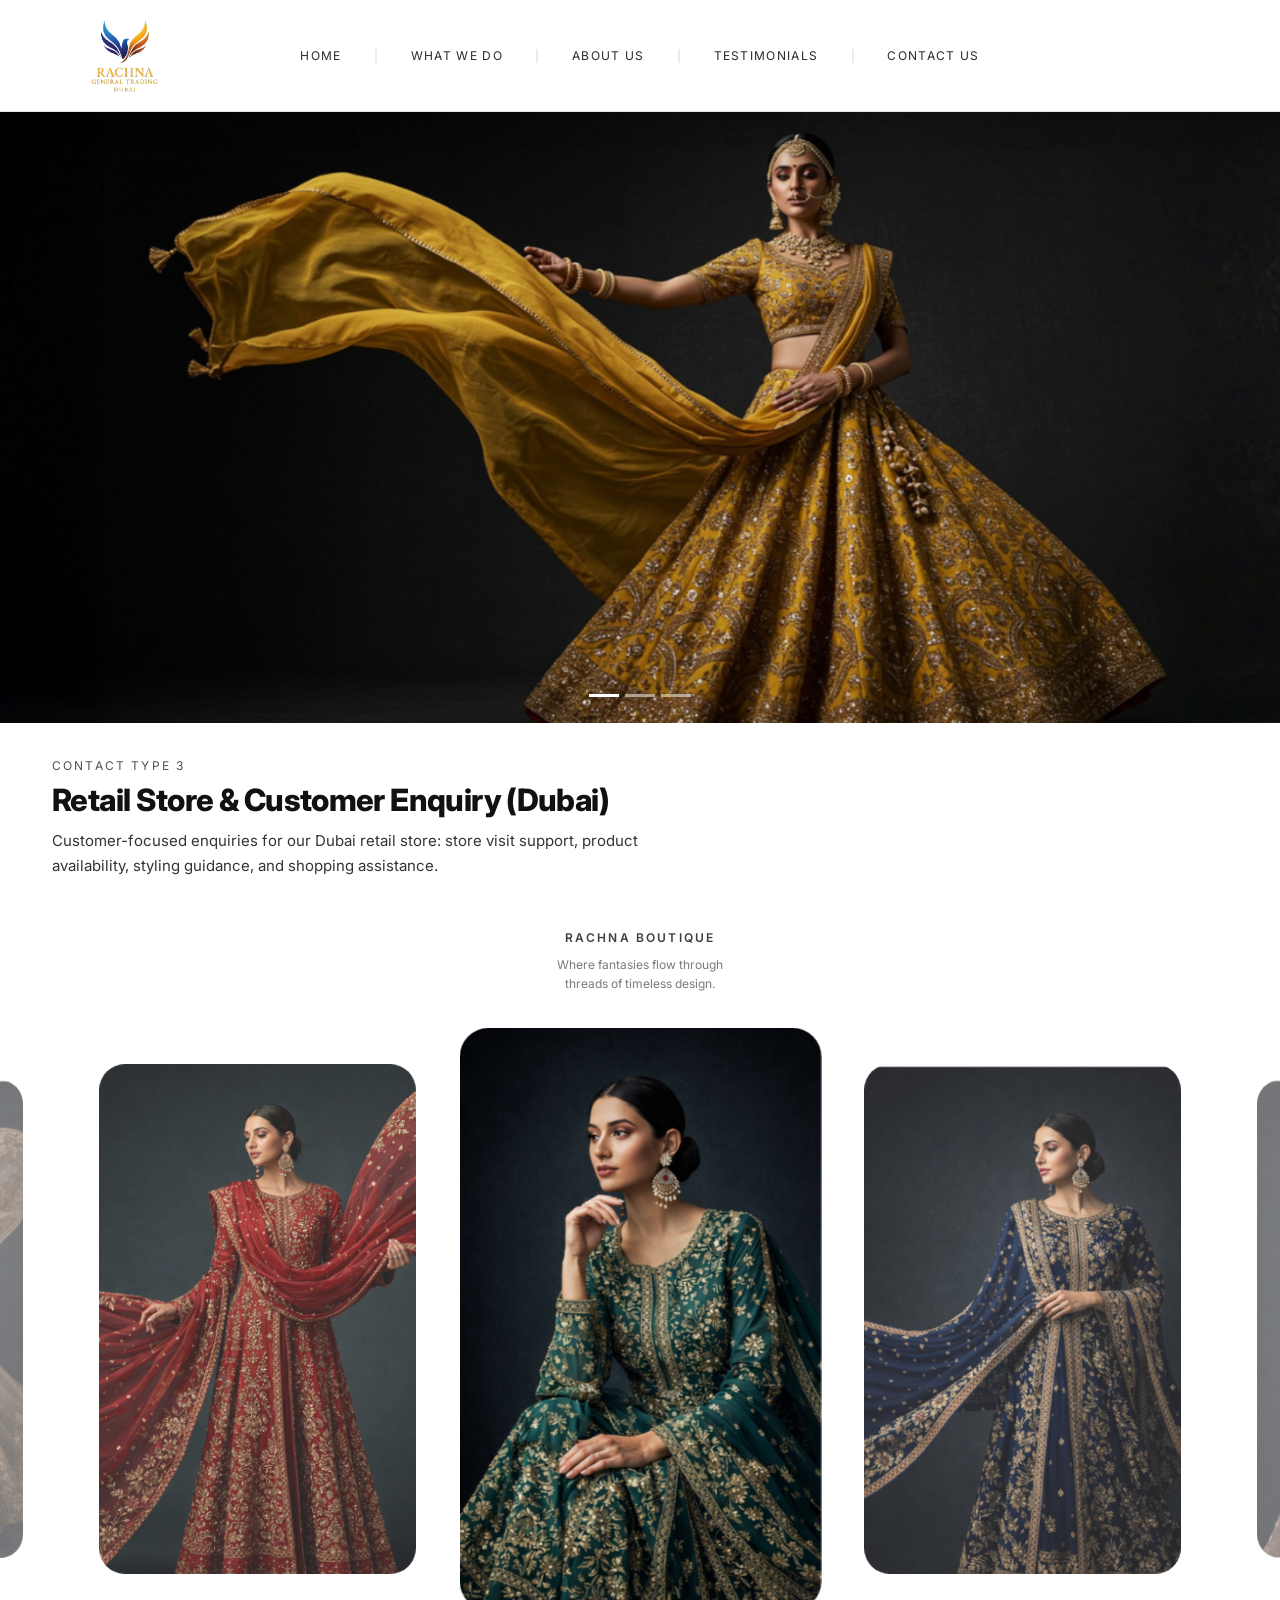
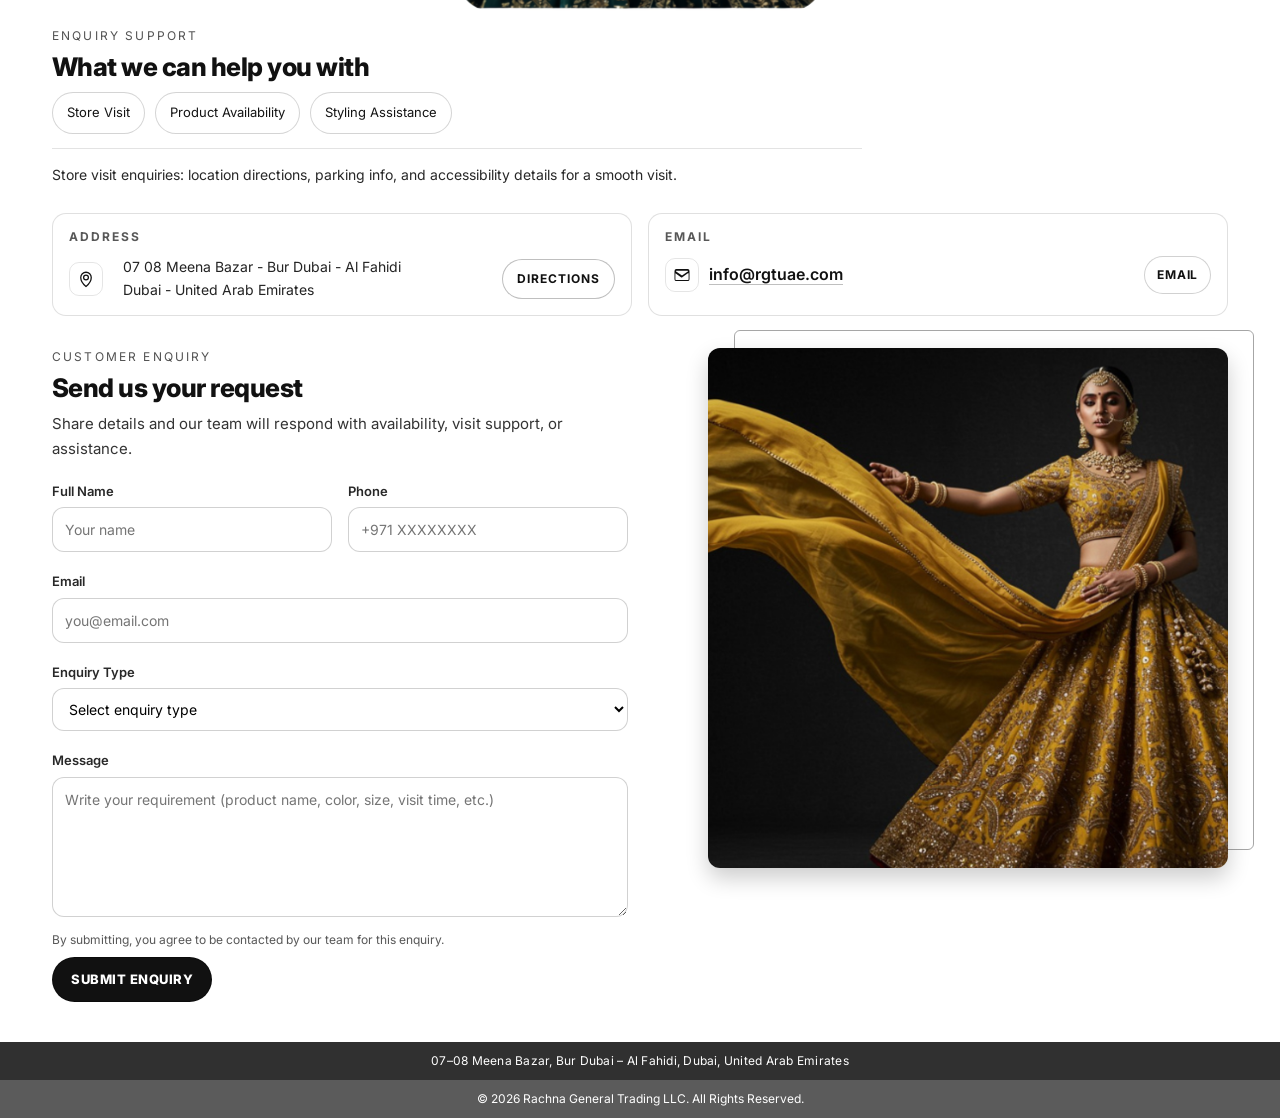
<file: rachna-retail-store.html>
<!doctype html>
<html lang="en">
<head>
  <meta charset="utf-8"/>
  <meta name="viewport" content="width=device-width, initial-scale=1"/>
  <title>Retail Store & Customer Enquiry (Dubai) | Rachna General Trading LLC</title>

  <!-- Bootstrap 5.3.3 -->
  <link href="https://cdn.jsdelivr.net/npm/bootstrap@5.3.3/dist/css/bootstrap.min.css" rel="stylesheet">

  <!-- Font -->
  <link rel="preconnect" href="https://fonts.googleapis.com">
  <link rel="preconnect" href="https://fonts.gstatic.com" crossorigin>
  <link href="https://fonts.googleapis.com/css2?family=Inter:wght@400;500;600;700;800;900&display=swap" rel="stylesheet">

  <!-- Font Awesome (icons) -->
  <link rel="stylesheet" href="https://cdnjs.cloudflare.com/ajax/libs/font-awesome/6.5.0/css/all.min.css"/>

  <!-- Swiper -->
  <link rel="stylesheet" href="https://cdn.jsdelivr.net/npm/swiper@11/swiper-bundle.min.css"/>

  <!-- Your existing site css/js (keep as you have) -->
  <link rel="stylesheet" href="./assets/css/navigation-bar.css"/>
  <script src="./assets/js/navigation-bar.js"></script>
  <link href="./assets/css/footer.css" rel="stylesheet"/>

  <style>
    :root{
      --maxw: 1200px;
      --hdrH: 92px;
    }
    *{ font-family: Inter, system-ui, -apple-system, Segoe UI, Roboto, Arial, sans-serif; }
    body{ background:#fff; color:#111; }

    /* HERO (no arrows) */
    .ct3-hero .carousel-item img{
      width:100%;
      /* height: clamp(260px, 45vw, 650px); */
      object-fit: cover;
      display:block;
    }
    .ct3-hero .carousel-control-prev,
    .ct3-hero .carousel-control-next{ display:none !important; }

    /* HEAD */
    .ct3-head{ padding:34px 0 6px; }
    .ct3-kicker{ font-size:12px; letter-spacing:.18em; text-transform:uppercase; opacity:.72; margin-bottom:8px; }
    .ct3-h1{ font-size:clamp(26px,2.4vw,40px); line-height:1.12; margin:0; font-weight:800; letter-spacing:-.02em; }
    .ct3-sub{ margin-top:10px; max-width:72ch; opacity:.85; font-size:15px; line-height:1.7; }

    /* IN MM SLIDER */
    .collection.full__width{ width:100%; padding:28px 0 20px; overflow:hidden; }
    .collection__title.title_bottom_margin{ text-align:center; margin-bottom:14px; }
    .theme_main_heading{ letter-spacing:.18em; text-transform:uppercase; font-weight:600; font-size:12px; opacity:.8; margin-bottom:8px; }
    .theme_main_description{ margin-top:6px; opacity:.55; line-height:1.6; font-size:12px; }

    .inmm-swiper{ width:100%; overflow:visible; padding:14px 0 18px; }
    .inmm-swiper .swiper-wrapper{ align-items:stretch; }
    .inmm-slide{
      opacity:.55; transform:scale(.92);
      transition: transform .35s ease, opacity .35s ease;
      will-change: transform;
    }
    .inmm-swiper .swiper-slide-active{ opacity:1; transform:scale(1.12); z-index:2; }
    .inmm-swiper .swiper-slide-prev,
    .inmm-swiper .swiper-slide-next{ opacity:.85; transform:scale(.98); z-index:1; }

    .inmm-imgwrap{
      border-radius:26px; overflow:hidden; background:#f3f4f6;
      height:520px;
    }
    .inmm-imgwrap img{ width:100%; height:100%; object-fit:cover; display:block; }
    .inmm-name{
      text-align:center; margin-top:16px; font-size:10px;
      letter-spacing:.18em; text-transform:uppercase;
      opacity:.75; font-weight:600;
    }

    .swiper-button-prev,.swiper-button-next,.swiper-pagination{ display:none !important; }

    @media (max-width: 991.98px){
      :root{ --hdrH: 84px; }
      .inmm-imgwrap{ height:460px; }
    }
    @media (max-width: 575.98px){
      .inmm-imgwrap{ height:380px; }
      .inmm-swiper .swiper-slide-active{ transform: scale(1.08); }
    }

    /* TOGGLES */
    .ct3-tog{ padding:10px 0 22px; }
    .ct3-pillrow{ display:flex; flex-wrap:wrap; gap:10px; margin-top:10px; }
    .ct3-pill{
      border:1px solid rgba(0,0,0,.18);
      border-radius:999px;
      padding:10px 14px;
      background:#fff;
      font-size:13px;
      opacity:.92;
      cursor:pointer;
      transition: transform .12s ease, border-color .12s ease;
    }
    .ct3-pill:hover{ transform: translateY(-1px); border-color: rgba(0,0,0,.30); }

    .ct3-togpanel{
      margin-top:14px;
      border-top:1px solid rgba(0,0,0,.12);
      padding-top:14px;
      max-width:90ch;
      opacity:.9;
      line-height:1.75;
      font-size:14px;
    }

    /* ===== Address/Phone grid upgrade ===== */
    .ct3-addrRow { margin-top: 10px; }

    .ct3-card{
      border:1px solid rgba(0,0,0,.12);
      border-radius:14px;
      padding:14px 16px;
      background:#fff;
    }
    .ct3-title{
      font-size:12px;
      letter-spacing:.16em;
      text-transform:uppercase;
      opacity:.7;
      font-weight:700;
      margin-bottom:10px;
    }
    .ct3-ico{
      width:34px; height:34px;
      border:1px solid rgba(0,0,0,.10);
      border-radius:10px;
      display:grid;
      place-items:center;
      color:#111;
      flex:0 0 auto;
    }
    .ct3-card-grid{ display:grid; gap:12px; align-items:center; }
    .ct3-card-grid--3{ grid-template-columns: 42px 1fr auto; }
    .ct3-card-grid--2{ grid-template-columns: 1fr auto; }
    .ct3-val{ font-size:14px; line-height:1.6; opacity:.92; }

    .ct3-btnMini{
      border:1px solid rgba(0,0,0,.25);
      background:#fff;
      color:#111;
      border-radius:999px;
      padding:10px 14px;
      font-size:12px;
      letter-spacing:.08em;
      text-transform:uppercase;
      font-weight:700;
      text-decoration:none;
      white-space:nowrap;
      transition: transform .12s ease, border-color .12s ease, background .12s ease;
    }
    .ct3-btnMini:hover{
      transform: translateY(-1px);
      border-color: rgba(0,0,0,.40);
      background: rgba(0,0,0,.03);
    }

    .ct3-phoneLine{ display:flex; align-items:center; gap:10px; min-width: 0; }
    .ct3-phone{
      color:#111;
      text-decoration:none;
      border-bottom:1px solid rgba(0,0,0,.25);
      font-weight:600;
      line-height:1.2;
    }
    .ct3-phone:hover{ border-bottom-color: rgba(0,0,0,.55); }

    .ct3-actions{
      display:flex;
      gap:10px;
      justify-content:flex-end;
      flex-wrap:wrap;
    }
    .ct3-actions--right{ display:flex; justify-content:flex-end; }

    .ct3-chipBtn{
      display:inline-flex;
      align-items:center;
      justify-content:center;
      border:1px solid rgba(0,0,0,.18);
      border-radius:999px;
      padding:9px 12px;
      font-size:12px;
      letter-spacing:.06em;
      text-transform:uppercase;
      font-weight:700;
      background:#fff;
      color:#111;
      text-decoration:none;
      white-space:nowrap;
      transition: transform .12s ease, border-color .12s ease;
    }
    .ct3-chipBtn:hover{
      transform: translateY(-1px);
      border-color: rgba(0,0,0,.32);
    }

    @media (max-width: 575.98px){
      .ct3-card-grid--3{ grid-template-columns: 42px 1fr; }
      .ct3-card-grid--3 .ct3-actions{ grid-column: 1 / -1; justify-content:flex-start; }
      .ct3-card-grid--2{ grid-template-columns: 1fr; }
      .ct3-card-grid--2 .ct3-actions{ justify-content:flex-start; }
    }

    /* FORM */
    .ct3-formsec{ padding-top:10px; padding-bottom:40px; }
    .ct3-label{ font-size:13px; font-weight:600; margin-bottom:6px; opacity:.9; }
    .ct3-input{
      width:100%;
      border:1px solid rgba(0,0,0,.18);
      border-radius:12px;
      padding:11px 12px;
      font-size:14px;
      background:#fff;
      outline:none;
    }
    .ct3-input:focus{ border-color: rgba(0,0,0,.38); }
    .ct3-textarea{ resize:vertical; min-height:140px; }
    .ct3-btn{
      border:1px solid rgba(0,0,0,.35);
      background:#111;
      color:#fff;
      border-radius:999px;
      padding:12px 18px;
      font-weight:800;
      font-size:13px;
      letter-spacing:.04em;
      text-transform:uppercase;
      white-space:nowrap;
      text-decoration:none;
      display:inline-flex;
      align-items:center;
      justify-content:center;
    }
    .ct3-note{ font-size:12px; opacity:.7; }

    /* IMAGE HALF FRAME (matches your screenshot style) */
    .ct3-halfframe{ position:relative; width:100%; max-width:520px; margin-left:auto; }
    .ct3-halfframe__back{
      position:absolute; inset:0;
      transform: translate(26px, -18px);
      border:1px solid rgba(0,0,0,.35);
      border-radius:6px;
      background:transparent;
    }
    .ct3-halfframe__front{
      position:relative;
      border-radius:12px;
      overflow:hidden;
      box-shadow: 0 10px 22px rgba(0,0,0,.20);
      background:#f3f4f6;
    }
    .ct3-halfframe__front img{
      width:100%;
      height:520px;
      object-fit:cover;
      display:block;
    }
    @media (max-width: 991.98px){
      .ct3-halfframe{ max-width:560px; margin:0 auto; }
      .ct3-halfframe__front img{ height:460px; }
    }
    @media (max-width: 575.98px){
      .ct3-halfframe__front img{ height:380px; }
    }
  </style>
</head>

<body>

  <!-- HEADER -->
  <header class="giii-header fixed-top">
    <nav class="navbar h-100">
      <div class="container giii-wrap position-relative h-100">

        <!-- Logo block (SVG) -->
        <a class="giii-brand" href="./index.html">
          <!-- Use your svg logo path -->
          <img src="./assets/img/rachna_llc_logo.jpeg" alt="G-III Logo">
        </a>

        <!-- Desktop center nav -->
        <div class="giii-nav-center d-none d-lg-block">
          <ul class="giii-nav-row m-0 p-0 list-unstyled">

            <!-- WHO WE ARE (dropdown on hover) -->
            <li class="nav-item"><a class="giii-nav-link giii-underline" href="./index.html">HOME</a></li>
            <li class="giii-sep" aria-hidden="true"></li>

            <li class="nav-item dropdown giii-hover-dd">
              <a class="giii-nav-link giii-underline" href="#" role="button" data-bs-toggle="dropdown" aria-expanded="false">
                WHAT WE DO
              </a>
              <ul class="dropdown-menu giii-dd">
                <li><a class="dropdown-item" href="./fo.html">FO DUBAI</a></li>
                <li><a class="dropdown-item" href="./monkeytroopers_final.html">MONKEY TROOPERS DUBAI</a></li>
                <li><a class="dropdown-item" href="./rachna_store.html">RACHNA RETAIL STORE</a></li>
              </ul>
            </li>
            <li class="giii-sep" aria-hidden="true"></li>

            <li class="nav-item"><a class="giii-nav-link giii-underline" href="./about-our-brands.html">ABOUT US</a></li>
            <li class="giii-sep" aria-hidden="true"></li>

            <li class="nav-item"><a class="giii-nav-link giii-underline" href="./testimonials.html">TESTIMONIALS</a></li>
            <li class="giii-sep" aria-hidden="true"></li>

            <!-- BRANDS (dropdown on hover) -->
            <li class="nav-item dropdown giii-hover-dd">
              <a class="giii-nav-link giii-underline" href="#" role="button" data-bs-toggle="dropdown" aria-expanded="false">
                CONTACT US
              </a>
              <ul class="dropdown-menu giii-dd">
                <li><a class="dropdown-item" href="./UAE-Trade.html">UAE TRADE & DISTRIBUTION ENQUIRES</a></li>
                <li><a class="dropdown-item" href="./FO-Dubai-International-Licensing-Enquiries.html">FO DUBAI INTERNATIONAL LICENSING</a></li>
                <li><a class="dropdown-item" href="./rachna-retail-store.html">RETAIL STORE & CUSTOMER ENQURIES (DUBAI)</a></li>
              </ul>
            </li>
          </ul>
        </div>

        <!-- Mobile burger -->
        <button class="giii-burger d-lg-none ms-auto" type="button"
                data-bs-toggle="offcanvas" data-bs-target="#giiiMobile" aria-controls="giiiMobile"
                aria-label="Open menu">
          <span></span><span></span><span></span>
        </button>

      </div>
    </nav>
  </header>

  <!-- MOBILE OFFCANVAS -->
  <div class="offcanvas offcanvas-end giii-offcanvas" tabindex="-1" id="giiiMobile" aria-labelledby="giiiMobileLabel">
    <div class="giii-offcanvas-body">

      <!-- <div class="giii-m-top">
        <a class="giii-m-account" href="#">ACCOUNT</a>
        <button type="button" class="giii-m-close" data-bs-dismiss="offcanvas" aria-label="Close menu">×</button>
      </div> -->

      <!-- Accordion style dropdowns (like desktop) -->
      <div class="giii-m-list">

        <a class="giii-m-item linklike" href="./index.html"><span>HOME</span></a>
        <button class="giii-m-item" type="button" data-giii-acc="who">
          <span>WHAT WE DO</span><span class="giii-chev">›</span>
        </button>
        <div class="giii-m-sub" id="giii-sub-who">
          <a class="giii-m-subitem" href="./fo.html">FO DUBAI</a>
          <a class="giii-m-subitem" href="./monkeytroopers_final.html">MONKEY TROOPERS DUBAI</a>
          <a class="giii-m-subitem" href="./rachna_store.html">RACHNA RETAIL STORE</a>
        </div>

        <a class="giii-m-item linklike" href="./about-our-brands.html"><span>ABOUT US</span></a>
        <a class="giii-m-item linklike" href="./testimonials.html"><span>TESTIMONIALS</span></a>

        <button class="giii-m-item" type="button" data-giii-acc="brands">
          <span>CONTACT US</span><span class="giii-chev">›</span>
        </button>
        <div class="giii-m-sub" id="giii-sub-brands">
          <a class="giii-m-subitem" href="./UAE-Trade.html">UAE TRADE & DISTRIBUTION ENQUIRES</a>
          <a class="giii-m-subitem" href="./FO-Dubai-International-Licensing-Enquiries.html">FO DUBAI INTERNATIONAL LICENSING</a>
          <a class="giii-m-subitem" href="./rachna-retail-store.html">RETAIL STORE & CUSTOMER ENQURIES (DUBAI)</a>
        </div>        

      </div>
    </div>
  </div>

  <!-- HERO -->
  <section class="ct3-hero">
    <div id="ct3Hero" class="carousel slide"
         data-bs-ride="carousel"
         data-bs-interval="2600"
         data-bs-pause="false"
         data-bs-touch="true">
      <div class="carousel-indicators">
        <button type="button" data-bs-target="#ct3Hero" data-bs-slide-to="0" class="active" aria-current="true" aria-label="Slide 1"></button>
        <button type="button" data-bs-target="#ct3Hero" data-bs-slide-to="1" aria-label="Slide 2"></button>
        <button type="button" data-bs-target="#ct3Hero" data-bs-slide-to="2" aria-label="Slide 3"></button>
      </div>

      <div class="carousel-inner">
        <div class="carousel-item active">
          <img class="d-none d-md-block" src="./assets/img/retail-store-img/1.png" alt="Hero Desktop 1">
          <img class="d-md-none" src="./assets/img/retail-store-img/1.png" alt="Hero Mobile 1">
        </div>
        <div class="carousel-item">
          <img class="d-none d-md-block" src="./assets/img/retail-store-img/2.png" alt="Hero Desktop 2">
          <img class="d-md-none" src="./assets/img/retail-store-img/2.png" alt="Hero Mobile 2">
        </div>
        <div class="carousel-item">
          <img class="d-none d-md-block" src="./assets/img/retail-store-img/3.png" alt="Hero Desktop 3">
          <img class="d-md-none" src="./assets/img/retail-store-img/3.png" alt="Hero Mobile 3">
        </div>
      </div>
    </div>
  </section>

  <!-- HEAD -->
  <section class="ct3-head">
    <div class="container" style="max-width: var(--maxw);">
      <div class="ct3-kicker">CONTACT TYPE 3</div>
      <h1 class="ct3-h1">Retail Store & Customer Enquiry (Dubai)</h1>
      <p class="ct3-sub">
        Customer-focused enquiries for our Dubai retail store: store visit support, product availability, styling guidance, and shopping assistance.
      </p>
    </div>
  </section>

  <!-- IN MM SLIDER -->
  <section class="collection full__width">
    <div class="collection__title title_bottom_margin">
      <div class="theme_main_heading">Rachna Boutique</div>
      <div class="theme_main_description">
        Where fantasies flow through <br> threads of timeless design.
        <br><br><br>
      </div>
    </div>

    <div class="swiper inmm-swiper" id="inmmSwiper" aria-label="IN MM Carousel">
      <div class="swiper-wrapper">

        <div class="swiper-slide inmm-slide">
          <div class="inmm-imgwrap">
            <img src="./assets/img/retail-store-img/outfit_1.png" alt="Kriti Sanon" loading="lazy">
          </div>
          <!-- <div class="inmm-name">Kriti Sanon</div> -->
        </div>

        <div class="swiper-slide inmm-slide">
          <div class="inmm-imgwrap">
            <img src="./assets/img/retail-store-img/outfit_2.png" alt="Kiara Advani" loading="lazy">
          </div>
          <!-- <div class="inmm-name">Kiara Advani</div> -->
        </div>

        <div class="swiper-slide inmm-slide">
          <div class="inmm-imgwrap">
            <img src="./assets/img/retail-store-img/outfit_3.png" alt="Debbie Allen" loading="lazy">
          </div>
          <!-- <div class="inmm-name">Debbie Allen</div> -->
        </div>

        <div class="swiper-slide inmm-slide">
          <div class="inmm-imgwrap">
            <img src="./assets/img/retail-store-img/outfit_4.png" alt="Kareena Kapoor" loading="lazy">
          </div>
          <!-- <div class="inmm-name">Kareena Kapoor</div> -->
        </div>

        <div class="swiper-slide inmm-slide">
          <div class="inmm-imgwrap">
            <img src="./assets/img/retail-store-img/outfit_5.png" alt="Kareena Kapoor" loading="lazy">
          </div>
          <!-- <div class="inmm-name">Kareena Kapoor</div> -->
        </div>

        <div class="swiper-slide inmm-slide">
          <div class="inmm-imgwrap">
            <img src="./assets/img/retail-store-img/outfit_1.png" alt="Kareena Kapoor" loading="lazy">
          </div>
          <!-- <div class="inmm-name">Kareena Kapoor</div> -->
        </div>

        <div class="swiper-slide inmm-slide">
          <div class="inmm-imgwrap">
            <img src="./assets/img/retail-store-img/outfit_2.png" alt="Kareena Kapoor" loading="lazy">
          </div>
          <!-- <div class="inmm-name">Kareena Kapoor</div> -->
        </div>

        <div class="swiper-slide inmm-slide">
          <div class="inmm-imgwrap">
            <img src="./assets/img/retail-store-img/outfit_3.png" alt="Kareena Kapoor" loading="lazy">
          </div>
          <!-- <div class="inmm-name">Kareena Kapoor</div> -->
        </div>

        <div class="swiper-slide inmm-slide">
          <div class="inmm-imgwrap">
            <img src="./assets/img/retail-store-img/outfit_4.png" alt="Kareena Kapoor" loading="lazy">
          </div>
          <!-- <div class="inmm-name">Kareena Kapoor</div> -->
        </div>

        <div class="swiper-slide inmm-slide">
          <div class="inmm-imgwrap">
            <img src="./assets/img/retail-store-img/outfit_5.png" alt="Kareena Kapoor" loading="lazy">
          </div>
          <!-- <div class="inmm-name">Kareena Kapoor</div> -->
        </div>

        <div class="swiper-slide inmm-slide">
          <div class="inmm-imgwrap">
            <img src="./assets/img/retail-store-img/outfit_1.png" alt="Kareena Kapoor" loading="lazy">
          </div>
          <!-- <div class="inmm-name">Kareena Kapoor</div> -->
        </div>

        <div class="swiper-slide inmm-slide">
          <div class="inmm-imgwrap">
            <img src="./assets/img/retail-store-img/outfit_2.png" alt="Kareena Kapoor" loading="lazy">
          </div>
          <!-- <div class="inmm-name">Kareena Kapoor</div> -->
        </div>

        <div class="swiper-slide inmm-slide">
          <div class="inmm-imgwrap">
            <img src="./assets/img/retail-store-img/outfit_3.png" alt="Kareena Kapoor" loading="lazy">
          </div>
          <!-- <div class="inmm-name">Kareena Kapoor</div> -->
        </div>

        <div class="swiper-slide inmm-slide">
          <div class="inmm-imgwrap">
            <img src="./assets/img/retail-store-img/outfit_4.png" alt="Kareena Kapoor" loading="lazy">
          </div>
          <!-- <div class="inmm-name">Kareena Kapoor</div> -->
        </div>

        <div class="swiper-slide inmm-slide">
          <div class="inmm-imgwrap">
            <img src="./assets/img/retail-store-img/outfit_5.png" alt="IN MM" loading="lazy">
          </div>
          <!-- <div class="inmm-name">IN MM</div> -->
        </div>

      </div>
    </div>
  </section>

  <!-- TOGGLES + ADDRESS + PHONE -->
  <section class="ct3-tog">
    <div class="container" style="max-width: var(--maxw);">
      <div class="ct3-kicker">ENQUIRY SUPPORT</div>
      <h2 class="ct3-h1" style="font-size: clamp(20px, 2vw, 30px); font-weight:800;">What we can help you with</h2>

      <div class="ct3-pillrow" role="tablist" aria-label="Retail support toggles">
        <button class="ct3-pill" type="button" data-ct3-tab="visit">Store Visit</button>
        <button class="ct3-pill" type="button" data-ct3-tab="availability">Product Availability</button>
        <button class="ct3-pill" type="button" data-ct3-tab="styling">Styling Assistance</button>
      </div>

      <!-- This was missing in your file (JS needs it) -->
      <div id="ct3Panel" class="ct3-togpanel"></div>

      <div class="row g-3 ct3-addrRow">

        <!-- ADDRESS -->
        <div class="col-12 col-lg-6">
          <div class="ct3-card h-100">
            <div class="ct3-title">Address</div>

            <div class="ct3-card-grid ct3-card-grid--3">
              <div class="ct3-ico" aria-hidden="true">
                <svg width="18" height="18" viewBox="0 0 24 24" fill="none">
                  <path d="M12 22s7-5.686 7-12a7 7 0 1 0-14 0c0 6.314 7 12 7 12Z" stroke="currentColor" stroke-width="1.7"/>
                  <path d="M12 13.2a3.2 3.2 0 1 0 0-6.4 3.2 3.2 0 0 0 0 6.4Z" stroke="currentColor" stroke-width="1.7"/>
                </svg>
              </div>

              <div class="ct3-val">
                07 08 Meena Bazar - Bur Dubai - Al Fahidi<br>
                Dubai - United Arab Emirates
              </div>

              <div class="ct3-actions ct3-actions--right">
                <a class="ct3-btnMini" target="_blank" rel="noopener"
                   href="https://www.google.com/maps/search/?api=1&query=07%2008%20Meena%20Bazar%20Bur%20Dubai%20Al%20Fahidi%20Dubai">
                  Directions
                </a>
              </div>
            </div>
          </div>
        </div>

        <!-- PHONE -->
        <div class="col-12 col-lg-6">
          <div class="ct3-card h-100">
            <div class="ct3-title">Email</div>

            <div class="ct3-card-grid ct3-card-grid--2">
              <div class="ct3-phoneLine">
                <span class="ct3-ico" aria-hidden="true">
                  <svg width="18" height="18" viewBox="0 0 24 24" fill="currentColor">
                    <path d="M2 6.5A2.5 2.5 0 0 1 4.5 4h15A2.5 2.5 0 0 1 22 6.5v11A2.5 2.5 0 0 1 19.5 20h-15A2.5 2.5 0 0 1 2 17.5v-11Zm2.2.7 7.8 5.6 7.8-5.6a.5.5 0 0 0-.3-.9H4.5a.5.5 0 0 0-.3.9Zm15.6 2.5-7.4 5.3a1.5 1.5 0 0 1-1.8 0L3.2 9.7V17.5c0 .7.6 1.3 1.3 1.3h15c.7 0 1.3-.6 1.3-1.3V9.7Z"/>
                  </svg>
                </span>

                <a class="ct3-phone" href="mailto:info@rgtuae.com">info@rgtuae.com</a>
              </div>

              <div class="ct3-actions">
                <a class="ct3-chipBtn" href="mailto:info@rgtuae.com">Email</a>
                <!-- <a class="ct3-chipBtn" target="_blank" rel="noopener" href="https://wa.me/97145911622">WhatsApp</a>
                <a class="ct3-chipBtn" href="sms:+97145911622">SMS</a> -->
              </div>
            </div>
          </div>
        </div>

      </div>

    </div>
  </section>

<!-- FORM + IMAGE (your requested half-frame style) -->
<section class="ct3-formsec">
  <div class="container" style="max-width: var(--maxw);">
    <div class="row g-4 align-items-start">

      <div class="col-12 col-lg-6">
        <div class="ct3-kicker">CUSTOMER ENQUIRY</div>
        <h2 class="ct3-h1" style="font-size: clamp(20px, 2vw, 30px); font-weight:800;">
          Send us your request
        </h2>
        <p class="ct3-sub" style="margin-top:8px;">
          Share details and our team will respond with availability, visit support, or assistance.
        </p>

        <!-- ✅ SAME PAGE SUCCESS / ERROR MESSAGES -->
        <div id="formSuccessMsg"
             style="display:none; margin: 12px 0; padding: 12px 14px; border-radius: 10px; background:#e9f7ef; color:#0f5132; font-weight:600;">
          Thank you! Your enquiry has been submitted successfully. Our team will contact you shortly.
        </div>

        <div id="formErrorMsg"
             style="display:none; margin: 12px 0; padding: 12px 14px; border-radius: 10px; background:#fdecea; color:#842029; font-weight:600;">
          Something went wrong. Please try again.
        </div>

        <!-- ✅ UPDATED FORM (NO PHP, SENDS EMAIL VIA FORMSUBMIT) -->
        <form id="retailEnquiryForm"
              class="mt-3"
              action="https://formsubmit.co/info@rgtuae.com"
              method="POST"
              novalidate>

          <!-- FormSubmit settings -->
          <input type="hidden" name="_subject" value="New Customer Enquiry - Retail Store">
          <input type="hidden" name="_template" value="table">
          <input type="hidden" name="_captcha" value="false">

          <!-- Anti-spam honeypot (keep hidden) -->
          <input type="text" name="_honey" style="display:none">

          <!-- Redirect back to SAME page after submit -->
          <!-- IMPORTANT: replace with your actual GoDaddy page URL -->
          <input type="hidden" name="_next" value="https://YOUR-DOMAIN.com/your-page.html?sent=1">

          <div class="row g-3">

            <div class="col-12 col-md-6">
              <label class="ct3-label" for="fullName">Full Name</label>
              <input class="ct3-input" id="fullName" name="fullName" type="text" placeholder="Your name" required>
            </div>

            <div class="col-12 col-md-6">
              <label class="ct3-label" for="phone">Phone</label>
              <input class="ct3-input" id="phone" name="phone" type="tel" placeholder="+971 XXXXXXXX" required>
            </div>

            <div class="col-12">
              <label class="ct3-label" for="email">Email</label>
              <input class="ct3-input" id="email" name="email" type="email" placeholder="you@email.com" required>
            </div>

            <div class="col-12">
              <label class="ct3-label" for="topic">Enquiry Type</label>
              <select class="ct3-input" id="topic" name="topic" required>
                <option value="" selected disabled>Select enquiry type</option>
                <option value="Store Visit">Store Visit</option>
                <option value="Product Availability">Product Availability</option>
                <option value="Styling Assistance">Styling Assistance</option>
              </select>
            </div>

            <div class="col-12">
              <label class="ct3-label" for="message">Message</label>
              <textarea class="ct3-input ct3-textarea" id="message" name="message"
                        placeholder="Write your requirement (product name, color, size, visit time, etc.)" required></textarea>
              <div class="ct3-note mt-2">
                By submitting, you agree to be contacted by our team for this enquiry.
              </div>
            </div>

            <div class="col-12 d-flex align-items-center flex-wrap gap-2 mt-2">
              <button type="submit" class="ct3-btn">Submit Enquiry</button>
              <!--<a class="ct3-btnMini" href="tel:+97145911622">Call Now</a>
              <a class="ct3-btnMini" target="_blank" rel="noopener" href="https://wa.me/97145911622">WhatsApp</a>-->
            </div>

          </div>
        </form>

        <!-- ✅ Show message on same page after redirect -->
        <script>
          (function () {
            const params = new URLSearchParams(window.location.search);
            const sent = params.get("sent");
            const err  = params.get("err");

            if (sent === "1") {
              const el = document.getElementById("formSuccessMsg");
              if (el) el.style.display = "block";
              // Remove query params from URL after showing message
              const url = new URL(window.location.href);
              url.searchParams.delete("sent");
              url.searchParams.delete("err");
              window.history.replaceState({}, document.title, url.toString());
            }

            if (err === "1") {
              const el = document.getElementById("formErrorMsg");
              if (el) el.style.display = "block";
              const url = new URL(window.location.href);
              url.searchParams.delete("sent");
              url.searchParams.delete("err");
              window.history.replaceState({}, document.title, url.toString());
            }
          })();
        </script>

      </div>

      <div class="col-12 col-lg-6">
        <div class="ct3-halfframe">
          <div class="ct3-halfframe__back" aria-hidden="true"></div>
          <div class="ct3-halfframe__front">
            <!-- Replace with your image -->
            <img src="./assets/img/retail-store-img/1.png" alt="Retail Store Visual">
          </div>
        </div>
      </div>

    </div>
  </div>
</section>


  <!-- FOOTER (your existing footer.css should style these classes) -->
  <footer class="giii-footer">

    <!-- <div class="giii-footer-top">
      <div class="giii-container">
        <ul class="giii-social" aria-label="Social links">
          <li><a href="#" aria-label="Facebook"><i class="fa-brands fa-facebook-f"></i></a></li>
          <li class="giii-sep">|</li>
          <li><a href="#" aria-label="Instagram"><i class="fa-brands fa-instagram"></i></a></li>
          <li class="giii-sep">|</li>
          <li><a href="#" aria-label="Twitter (X)"><i class="fa-brands fa-x-twitter"></i></a></li>
          <li class="giii-sep">|</li>
          <li><a href="https://wa.me/97145911622" aria-label="WhatsApp"><i class="fa-brands fa-whatsapp"></i></a></li>
        </ul>
      </div>
    </div> -->

    <div class="giii-footer-mid">
      07–08 Meena Bazar, Bur Dubai – Al Fahidi, Dubai, United Arab Emirates
    </div>

    <div class="giii-footer-bot">
      © 2026 Rachna General Trading LLC. All Rights Reserved.
    </div>

  </footer>

  <!-- Scripts -->
  <script src="https://cdn.jsdelivr.net/npm/bootstrap@5.3.3/dist/js/bootstrap.bundle.min.js"></script>
  <script src="https://cdn.jsdelivr.net/npm/swiper@11/swiper-bundle.min.js"></script>

  <script>
    // Swiper init (center big slide, no arrows/pagination)
    document.addEventListener("DOMContentLoaded", function () {
      new Swiper("#inmmSwiper", {
        loop: true,
        centeredSlides: true,
        speed: 500,
        spaceBetween: 60,
        grabCursor: true,
        autoplay: { delay: 2200, disableOnInteraction: false },
        breakpoints: {
          0:   { slidesPerView: 1.5, spaceBetween: 22 },
          576: { slidesPerView: 2.2, spaceBetween: 34 },
          992: { slidesPerView: 3.5, spaceBetween: 60 }
        }
      });
    });

    // Toggle pills (only changes text, address/phone stays separate)
    (function(){
      const panel = document.getElementById("ct3Panel");
      if(!panel) return;

      const copy = {
        visit: "Store visit enquiries: location directions, parking info, and accessibility details for a smooth visit.",
        availability: "Product availability: check sizes, colors, new arrivals, and reserve pieces ahead of your store visit.",
        styling: "Styling assistance: share your occasion + preferences and we’ll suggest looks, pairings, and accessories."
      };

      function setActive(key){
        panel.textContent = copy[key] || copy.visit;
      }

      document.querySelectorAll(".ct3-pill").forEach(btn=>{
        btn.addEventListener("click", ()=>{
          setActive(btn.getAttribute("data-ct3-tab"));
        });
      });

      setActive("visit");
    })();

    // Simple submit handler (replace with your backend/EmailJS later)
    document.addEventListener("DOMContentLoaded", ()=>{
      const form = document.getElementById("retailEnquiryForm");
      if(!form) return;

      form.addEventListener("submit", (e)=>{
        e.preventDefault();
        alert("Thank you! Your enquiry has been submitted.");
        form.reset();
      });
    });
  </script>
</body>
</html>
</file>
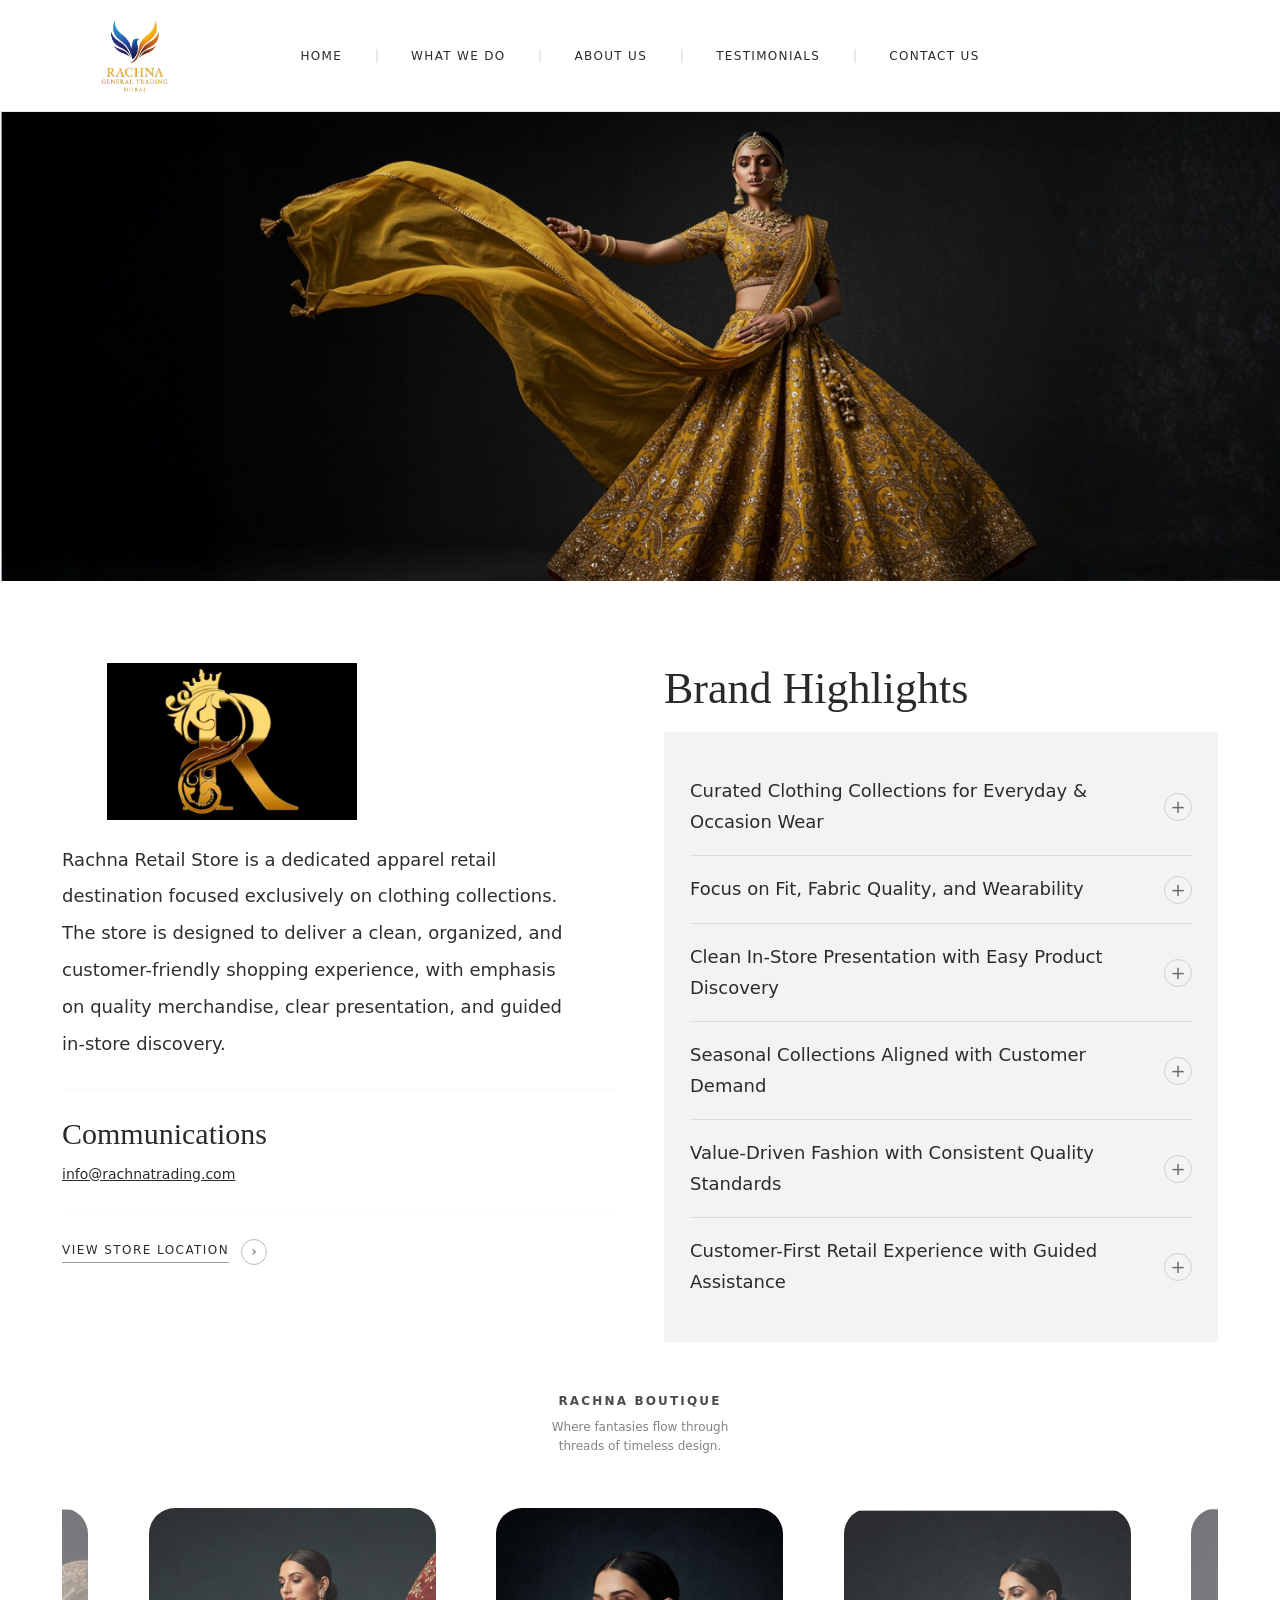
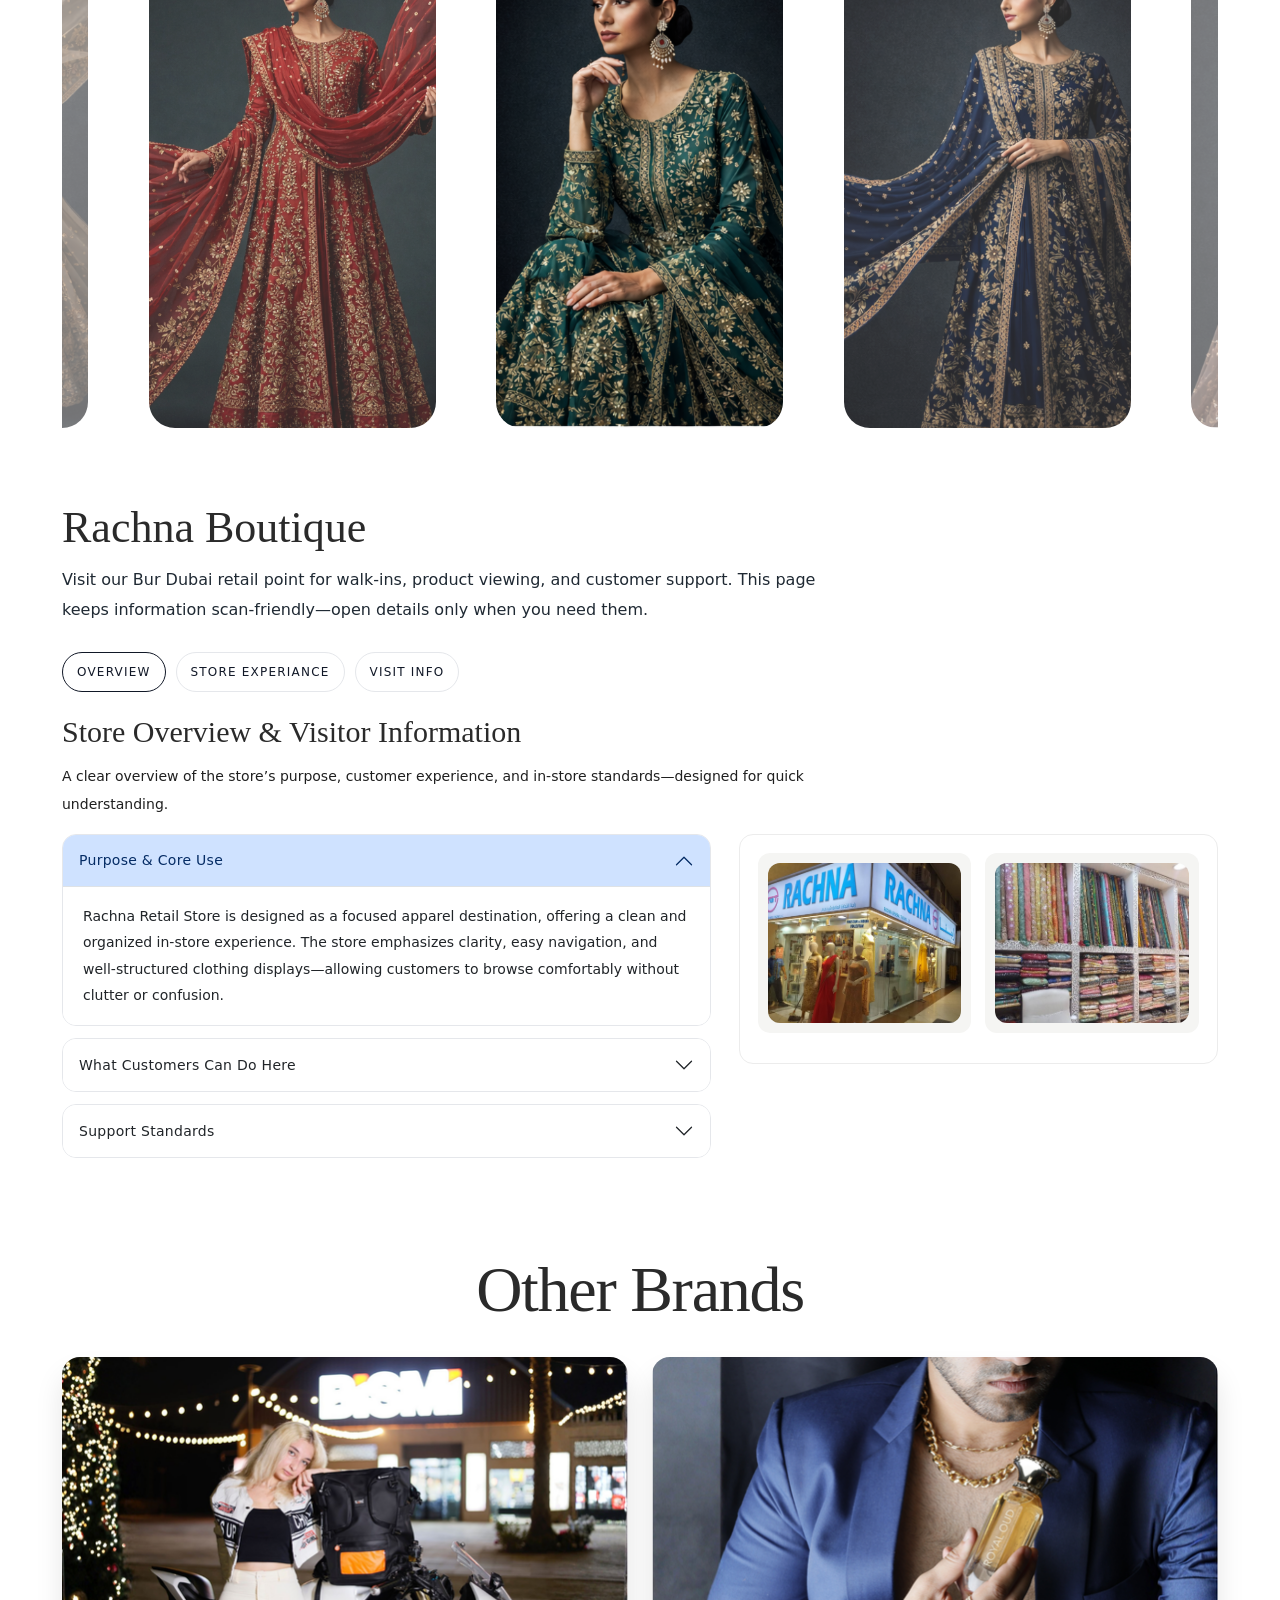
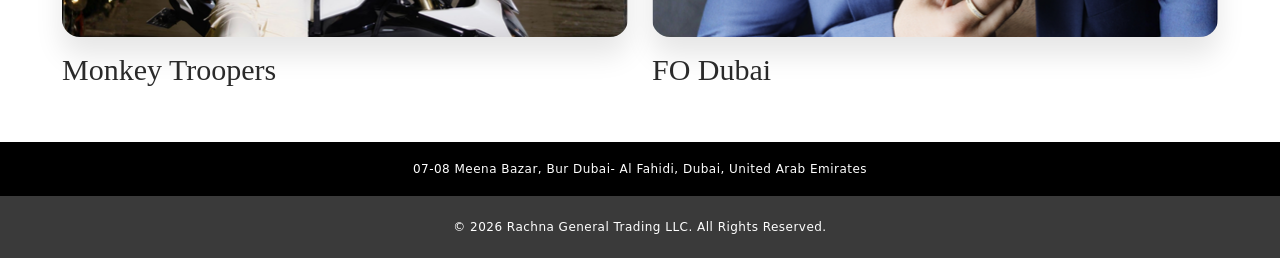
<file: rachna_store.html>
<!doctype html>
<html lang="en">
<head>
  <meta charset="utf-8" />
  <meta name="viewport" content="width=device-width, initial-scale=1" />
  <title>Rachna Retail Store — Brand Page</title>

  <!-- Bootstrap 5.3 -->
  <link href="https://cdn.jsdelivr.net/npm/bootstrap@5.3.3/dist/css/bootstrap.min.css" rel="stylesheet">

  <!-- Your CSS -->
  <link rel="stylesheet" href="./assets/css/rachna_store.css">

  <!-- Swiper CSS -->
  <link rel="stylesheet" href="https://cdn.jsdelivr.net/npm/swiper@11/swiper-bundle.min.css"/>

  <!-- Footer -->
  <link rel="stylesheet" href="https://cdnjs.cloudflare.com/ajax/libs/font-awesome/6.5.1/css/all.min.css">

</head>

<body>

  <!-- HEADER -->
  <header class="giii-header fixed-top">
    <nav class="navbar h-100">
      <div class="container giii-wrap position-relative h-100">

        <!-- Logo block (SVG) -->
        <a class="giii-brand" href="./index.html">
          <!-- Use your svg logo path -->
          <img src="./assets/img/rachna_llc_logo.jpeg" alt="G-III Logo">
        </a>

        <!-- Desktop center nav -->
        <div class="giii-nav-center d-none d-lg-block">
          <ul class="giii-nav-row m-0 p-0 list-unstyled">

            <!-- WHO WE ARE (dropdown on hover) -->
            <li class="nav-item"><a class="giii-nav-link giii-underline" href="./index.html">HOME</a></li>
            <li class="giii-sep" aria-hidden="true"></li>

            <li class="nav-item dropdown giii-hover-dd">
              <a class="giii-nav-link giii-underline" href="#" role="button" data-bs-toggle="dropdown" aria-expanded="false">
                WHAT WE DO
              </a>
              <ul class="dropdown-menu giii-dd">
                <li><a class="dropdown-item" href="./fo.html">FO DUBAI</a></li>
                <li><a class="dropdown-item" href="./monkeytroopers_final.html">MONKEY TROOPERS DUBAI</a></li>
                <li><a class="dropdown-item" href="./rachna_store.html">RACHNA RETAIL STORE</a></li>
              </ul>
            </li>
            <li class="giii-sep" aria-hidden="true"></li>

            <li class="nav-item"><a class="giii-nav-link giii-underline" href="./about-our-brands.html">ABOUT US</a></li>
            <li class="giii-sep" aria-hidden="true"></li>

            <li class="nav-item"><a class="giii-nav-link giii-underline" href="./testimonials.html">TESTIMONIALS</a></li>
            <li class="giii-sep" aria-hidden="true"></li>

            <!-- BRANDS (dropdown on hover) -->
            <li class="nav-item dropdown giii-hover-dd">
              <a class="giii-nav-link giii-underline" href="#" role="button" data-bs-toggle="dropdown" aria-expanded="false">
                CONTACT US
              </a>
              <ul class="dropdown-menu giii-dd">
                <li><a class="dropdown-item" href="./UAE-Trade.html">UAE TRADE & DISTRIBUTION ENQUIRES</a></li>
                <li><a class="dropdown-item" href="./FO-Dubai-International-Licensing-Enquiries.html">FO DUBAI INTERNATIONAL LICENSING</a></li>
                <li><a class="dropdown-item" href="./rachna-retail-store.html">RETAIL STORE & CUSTOMER ENQURIES (DUBAI)</a></li>
              </ul>
            </li>
          </ul>
        </div>

        <!-- Mobile burger -->
        <button class="giii-burger d-lg-none ms-auto" type="button"
                data-bs-toggle="offcanvas" data-bs-target="#giiiMobile" aria-controls="giiiMobile"
                aria-label="Open menu">
          <span></span><span></span><span></span>
        </button>

      </div>
    </nav>
  </header>

  <!-- MOBILE OFFCANVAS -->
  <div class="offcanvas offcanvas-end giii-offcanvas" tabindex="-1" id="giiiMobile" aria-labelledby="giiiMobileLabel">
    <div class="giii-offcanvas-body">

      <!-- <div class="giii-m-top">
        <a class="giii-m-account" href="#">ACCOUNT</a>
        <button type="button" class="giii-m-close" data-bs-dismiss="offcanvas" aria-label="Close menu">×</button>
      </div> -->

      <!-- Accordion style dropdowns (like desktop) -->
      <div class="giii-m-list">

        <a class="giii-m-item linklike" href="./index.html"><span>HOME</span></a>
        <button class="giii-m-item" type="button" data-giii-acc="who">
          <span>WHAT WE DO</span><span class="giii-chev">›</span>
        </button>
        <div class="giii-m-sub" id="giii-sub-who">
          <a class="giii-m-subitem" href="./fo.html">FO DUBAI</a>
          <a class="giii-m-subitem" href="./monkeytroopers_final.html">MONKEY TROOPERS DUBAI</a>
          <a class="giii-m-subitem" href="./rachna_store.html">RACHNA RETAIL STORE</a>
        </div>

        <a class="giii-m-item linklike" href="./about-our-brands.html"><span>ABOUT US</span></a>
        <a class="giii-m-item linklike" href="./testimonials.html"><span>TESTIMONIALS</span></a>

        <button class="giii-m-item" type="button" data-giii-acc="brands">
          <span>CONTACT US</span><span class="giii-chev">›</span>
        </button>
        <div class="giii-m-sub" id="giii-sub-brands">
          <a class="giii-m-subitem" href="./UAE-Trade.html">UAE TRADE & DISTRIBUTION ENQUIRES</a>
          <a class="giii-m-subitem" href="./FO-Dubai-International-Licensing-Enquiries.html">FO DUBAI INTERNATIONAL LICENSING</a>
          <a class="giii-m-subitem" href="./rachna-retail-store.html">RETAIL STORE & CUSTOMER ENQURIES (DUBAI)</a>
        </div>        

      </div>
    </div>
  </div>


  <!-- HERO / BANNER -->
  <section class="brand-hero">
    <!-- Two banners: desktop + mobile -->
    <picture class="brand-hero-pic">
      <!-- mobile -->
      <source srcset="./assets/img/rachna_store_brand/rachna_store_mobile_banner.png" media="(max-width: 991.98px)">
      <!-- desktop -->
      <img src="./assets/img/rachna_store_brand/rachna_store_desktop_banner.png" alt="Vilebrequin Banner" class="brand-hero-img">
    </picture>

    <!-- Decorative 3 vertical lines (left bottom) -->
    <!-- <div class="brand-hero-lines" aria-hidden="true">
      <span></span><span></span><span></span>
    </div> -->

    <!-- White cut panel under image (like screenshot) -->
    <!-- <div class="brand-hero-cut" aria-hidden="true"></div> -->
  </section>


  <!-- CONTENT -->
  <main class="brand-main">
    <div class="container giii-wrap">

      <a class="brand-back" href="#">
        <!-- &lt; BACK TO ALL BRANDS -->
      </a>

      <div class="row g-5 align-items-start brand-top">
        <!-- LEFT -->
        <div class="col-lg-6">
          <div class="brand-logo-wrap">
            <!-- Replace with your brand logo image -->
            <img src="./assets/img/rachna_retail_logo.jpeg" alt="Vilebrequin" class="brand-logo">
          </div>

          <div class="brand-copy">
            <p>
              Rachna Retail Store is a dedicated apparel retail destination focused exclusively on clothing collections. The store is designed to deliver a clean, organized, and customer-friendly shopping experience, with emphasis on quality merchandise, clear presentation, and guided in-store discovery.
            </p>
            <!-- <p class="mb-0">
              Crafted in Dubai and built for international markets, the brand focuses on refined perfumery, strong brand ownership, and disciplined global expansion.
            </p> -->
          </div>

          <hr class="brand-hr">

          <h3 class="brand-subhead">Communications</h3>
          <a class="brand-mail" href="mailto:info@rachnatrading.com">info@rachnatrading.com</a>

          <hr class="brand-hr">

          <div class="brand-cta">
            <a class="brand-cta-link" href="https://www.google.com/maps/place/Rachna+Boutique/@25.2619798,55.2935025,1069m/data=!3m2!1e3!4b1!4m6!3m5!1s0x3e5f4390e4018571:0x268c9812498bd31b!8m2!3d25.261975!4d55.2960774!16s%2Fg%2F11r_x1pt6z?entry=tts&g_ep=EgoyMDI1MTEzMC4wIPu8ASoASAFQAw%3D%3D&skid=ea35415d-66e8-4657-a3d3-fe303bfec378" target="_blank" rel="noopener">VIEW STORE LOCATION</a>
            <span class="brand-cta-dot" aria-hidden="true">›</span>
          </div>
        </div>

        <!-- RIGHT -->
        <div class="col-lg-6">
          <h2 class="brand-h2">Brand Highlights</h2>

            <div class="brand-highlights" id="brandHighlights">

                <!-- Item 1 -->
                <div class="brand-hi-item is-accordion">
                    <button class="brand-hi-toggle" type="button" aria-expanded="false">
                    <span class="brand-hi-text">Curated Clothing Collections for Everyday & Occasion Wear</span>
                    <span class="brand-hi-icon" aria-hidden="true">+</span>
                    </button>
                    <div class="brand-hi-panel" role="region">
                    <!-- <div class="brand-hi-panel-inner">
                        <p class="brand-hi-desc mb-2">
                        Add your detailed history here. Explain how the acquisition happened, the reason behind it,
                        and how it impacted the brand’s direction and growth.
                        </p>
                        <p class="brand-hi-desc mb-0">
                        You can add more paragraphs, bullet points, timelines—anything. This area will stay hidden
                        until the user clicks the title.
                        </p>
                    </div> -->
                    </div>
                </div>

                <!-- Item 2 -->
                <div class="brand-hi-item is-accordion">
                    <button class="brand-hi-toggle" type="button" aria-expanded="false">
                    <span class="brand-hi-text">Focus on Fit, Fabric Quality, and Wearability</span>
                    <span class="brand-hi-icon" aria-hidden="true">+</span>
                    </button>
                    <div class="brand-hi-panel" role="region">
                    <!-- <div class="brand-hi-panel-inner">
                        <p class="brand-hi-desc mb-0">
                        Add details about product category leadership, design language, positioning, target audience,
                        and distribution footprint.
                        </p>
                    </div> -->
                    </div>
                </div>

                <!-- Item 3 -->
                <div class="brand-hi-item is-accordion">
                    <button class="brand-hi-toggle" type="button" aria-expanded="false">
                    <span class="brand-hi-text">Clean In-Store Presentation with Easy Product Discovery</span>
                    <span class="brand-hi-icon" aria-hidden="true">+</span>
                    </button>
                    <div class="brand-hi-panel" role="region">
                    <!-- <div class="brand-hi-panel-inner">
                        <p class="brand-hi-desc mb-0">
                        Add store expansion story, key regions, partner model, and milestones.
                        </p>
                    </div> -->
                    </div>
                </div>

                <!-- Item 4 -->
                <div class="brand-hi-item is-accordion">
                    <button class="brand-hi-toggle" type="button" aria-expanded="false">
                    <span class="brand-hi-text">Seasonal Collections Aligned with Customer Demand</span>
                    <span class="brand-hi-icon" aria-hidden="true">+</span>
                    </button>
                    <div class="brand-hi-panel" role="region">
                    <!-- <div class="brand-hi-panel-inner">
                        <p class="brand-hi-desc mb-0">
                        Add licensing model details, experiential strategy, partner criteria, and brand control approach.
                        </p>
                    </div> -->
                    </div>
                </div>

                <!-- Item 5 -->
                <div class="brand-hi-item is-accordion">
                    <button class="brand-hi-toggle" type="button" aria-expanded="false">
                    <span class="brand-hi-text">Value-Driven Fashion with Consistent Quality Standards</span>
                    <span class="brand-hi-icon" aria-hidden="true">+</span>
                    </button>
                    <div class="brand-hi-panel" role="region">
                    <!-- <div class="brand-hi-panel-inner">
                        <p class="brand-hi-desc mb-0">
                        Add opening story, location context, launch strategy, and business outcome.
                        </p>
                    </div> -->
                    </div>
                </div>

                <!-- Item 6 -->
                <div class="brand-hi-item brand-hi-last is-accordion">
                    <button class="brand-hi-toggle" type="button" aria-expanded="false">
                    <span class="brand-hi-text">Customer-First Retail Experience with Guided Assistance</span>
                    <span class="brand-hi-icon" aria-hidden="true">+</span>
                    </button>
                    <div class="brand-hi-panel" role="region">
                    <!-- <div class="brand-hi-panel-inner">
                        <p class="brand-hi-desc mb-0">
                        Add performance highlights, growth drivers, category mix, and channel performance.
                        </p>
                    </div> -->
                    </div>
                </div>

            </div>

        </div>
      </div>


      <!-- IN MM SLIDER SECTION -->
        <section class="collection full__width">
        <div class="collection__title title_bottom_margin">
            <div class="theme_main_heading">Rachna Boutique</div>
            <div class="theme_main_description">
            Where fantasies flow through <br> threads of timeless design.
            <br><br><br>
            </div>
        </div>

        <div class="swiper inmm-swiper" id="inmmSwiper" aria-label="IN MM Carousel">
            <div class="swiper-wrapper">

            <div class="swiper-slide inmm-slide">
                <div class="inmm-imgwrap">
                <img src="./assets/img/rachna_store_brand/outfit_1.png" alt="Kriti Sanon" loading="lazy">
                </div>
                <!-- <div class="inmm-name">Kriti Sanon</div> -->
            </div>

            <div class="swiper-slide inmm-slide">
                <div class="inmm-imgwrap">
                <img src="./assets/img/rachna_store_brand/outfit_2.png" alt="Kiara Advani" loading="lazy">
                </div>
                <!-- <div class="inmm-name">Kiara Advani</div> -->
            </div>

            <div class="swiper-slide inmm-slide">
                <div class="inmm-imgwrap">
                <img src="./assets/img/rachna_store_brand/outfit_3.png" alt="Debbie Allen" loading="lazy">
                </div>
                <!-- <div class="inmm-name">Debbie Allen</div> -->
            </div>

            <div class="swiper-slide inmm-slide">
                <div class="inmm-imgwrap">
                <img src="./assets/img/rachna_store_brand/outfit_4.png" alt="Kareena Kapoor" loading="lazy">
                </div>
                <!-- <div class="inmm-name">Kareena Kapoor</div> -->
            </div>

            <div class="swiper-slide inmm-slide">
                <div class="inmm-imgwrap">
                <img src="./assets/img/rachna_store_brand/outfit_5.png" alt="Kareena Kapoor" loading="lazy">
                </div>
                <!-- <div class="inmm-name">Kareena Kapoor</div> -->
            </div>

            <div class="swiper-slide inmm-slide">
                <div class="inmm-imgwrap">
                <img src="./assets/img/rachna_store_brand/outfit_1.png" alt="Kareena Kapoor" loading="lazy">
                </div>
                <!-- <div class="inmm-name">Kareena Kapoor</div> -->
            </div>

            <div class="swiper-slide inmm-slide">
                <div class="inmm-imgwrap">
                <img src="./assets/img/rachna_store_brand/outfit_2.png" alt="Kareena Kapoor" loading="lazy">
                </div>
                <!-- <div class="inmm-name">Kareena Kapoor</div> -->
            </div>

            <div class="swiper-slide inmm-slide">
                <div class="inmm-imgwrap">
                <img src="./assets/img/rachna_store_brand/outfit_3.png" alt="Kareena Kapoor" loading="lazy">
                </div>
                <!-- <div class="inmm-name">Kareena Kapoor</div> -->
            </div>

            <div class="swiper-slide inmm-slide">
                <div class="inmm-imgwrap">
                <img src="./assets/img/rachna_store_brand/outfit_4.png" alt="Kareena Kapoor" loading="lazy">
                </div>
                <!-- <div class="inmm-name">Kareena Kapoor</div> -->
            </div>

            <div class="swiper-slide inmm-slide">
                <div class="inmm-imgwrap">
                <img src="./assets/img/rachna_store_brand/outfit_5.png" alt="Kareena Kapoor" loading="lazy">
                </div>
                <!-- <div class="inmm-name">Kareena Kapoor</div> -->
            </div>

            </div>
        </div>
        </section>



      <!-- =======================================================
           FO DUBAI EXPANSION BLUEPRINT (PDF CONTENT SECTION)
           Clean tabs + accordions to avoid bulky layout
      ======================================================== -->
      <section class="fo-blueprint" id="fo-blueprint">
        <div class="fo-head">
          <h2 class="fo-h2">Rachna Boutique</h2>
          <p class="fo-lead">
            Visit our Bur Dubai retail point for walk-ins, product viewing, and customer support. This page keeps information scan-friendly—open details only when you need them.
          </p>
          <!-- <p class="fo-sub">
            Replace the placeholder text inside each tab/accordion with your PDF paragraphs and images.
          </p> -->
        </div>

        <div class="fo-pills" role="tablist" aria-label="FO Blueprint sections">
          <button class="fo-pill is-active" type="button" data-fo-tab="vision">Overview</button>
          <button class="fo-pill" type="button" data-fo-tab="whyfo">Store Experiance</button>
          <button class="fo-pill" type="button" data-fo-tab="control">Visit Info</button>
        </div>

        <div class="fo-panels">

          <!-- Overview -->
            <div class="fo-panel is-active" id="tab-vision">
            <h3 class="fo-h3">Store Overview & Visitor Information</h3>
            <p class="fo-body">
                A clear overview of the store’s purpose, customer experience, and in-store standards—designed for quick understanding.
            </p>

            <div class="fo-panel-grid fo-panel-grid--covers">
                <!-- LEFT: Accordion -->
                <div>
                <div class="accordion fo-acc" id="accStoreCovers">
                    <!-- Item 1 -->
                    <div class="accordion-item">
                    <h2 class="accordion-header" id="coversHead1">
                        <button class="accordion-button" type="button"
                        data-bs-toggle="collapse" data-bs-target="#covers1"
                        aria-expanded="true" aria-controls="covers1">
                        Purpose &amp; Core Use
                        </button>
                    </h2>
                    <div id="covers1" class="accordion-collapse collapse show"
                        aria-labelledby="coversHead1" data-bs-parent="#accStoreCovers">
                        <div class="accordion-body">
                        Rachna Retail Store is designed as a focused apparel destination, offering a clean and organized in-store experience. The store emphasizes clarity, easy navigation, and well-structured clothing displays—allowing customers to browse comfortably without clutter or confusion.
                        </div>
                    </div>
                    </div>

                    <!-- Item 2 -->
                    <div class="accordion-item">
                    <h2 class="accordion-header" id="coversHead2">
                        <button class="accordion-button collapsed" type="button"
                        data-bs-toggle="collapse" data-bs-target="#covers2"
                        aria-expanded="false" aria-controls="covers2">
                        What Customers Can Do Here
                        </button>
                    </h2>
                    <div id="covers2" class="accordion-collapse collapse"
                        aria-labelledby="coversHead2" data-bs-parent="#accStoreCovers">
                        <div class="accordion-body">
                        <ul class="fo-bullets mb-0">
                            <li>Explore curated men’s and women’s clothing collections</li>
                            <li>Discover new arrivals and seasonal selections in-store</li>
                            <li>Receive guided assistance for fit, styling, and product selection</li>
                            <li>Enjoy a calm, premium retail environment designed for easy shopping</li>
                        </ul>
                        </div>
                    </div>
                    </div>

                    <!-- Item 3 -->
                    <div class="accordion-item">
                    <h2 class="accordion-header" id="coversHead3">
                        <button class="accordion-button collapsed" type="button"
                        data-bs-toggle="collapse" data-bs-target="#covers3"
                        aria-expanded="false" aria-controls="covers3">
                        Support Standards
                        </button>
                    </h2>
                    <div id="covers3" class="accordion-collapse collapse"
                        aria-labelledby="coversHead3" data-bs-parent="#accStoreCovers">
                        <div class="accordion-body">
                        <ul class="fo-bullets mb-0">
                            <li>Clean visual merchandising with clearly organized categories</li>
                            <li>Customer-friendly store layout for smooth movement and browsing</li>
                            <li>Staff-assisted support focused on service, not pressure selling</li>
                            <li>Consistent presentation to maintain a premium retail experience</li>
                        </ul>
                        </div>
                    </div>
                    </div>

                </div>
                </div>

                <!-- RIGHT: Visuals -->
                <div>
                <div class="store-visuals">
                    <div class="store-visuals-grid">
                    <div class="store-visual">
                        <img src="assets/img/rachna_store_brand/shop_1.png" alt="Store visual 1">
                    </div>
                    <div class="store-visual">
                        <img src="assets/img/rachna_store_brand/shop_2.png" alt="Store visual 2">
                    </div>
                    </div>
                    <!-- <p class="fo-tip mb-0">Replace these images with your store photos or interior visuals.</p> -->
                </div>
                </div>
            </div>
            </div>


          <!-- Store Experiance -->
          <div class="fo-panel" id="tab-whyfo">
            <h3 class="fo-h3">Store Experience</h3>
            <div class="accordion fo-acc" id="accWhyFo">
              <div class="accordion-item">
                <h2 class="accordion-header">
                  <button class="accordion-button" type="button"
                          data-bs-toggle="collapse" data-bs-target="#why1"
                          aria-expanded="true" aria-controls="why1">
                    Premium, Minimal, and Easy-to-Navigate
                  </button>
                </h2>

                <div id="why1" class="accordion-collapse collapse show" data-bs-parent="#accWhyFo">
                  <div class="accordion-body">

                    <div class="accordion-content-grid">

                      <!-- LEFT: TEXT -->
                      <div class="accordion-text">
                        <p>
                          The store is designed with a clean and minimal layout that allows customers to browse comfortably and find products effortlessly.
                          Clear zoning, organized racks, and uncluttered displays ensure a smooth shopping flow without confusion or visual noise.
                        </p>

                        <!-- <p class="mb-0">
                          FO Dubai was created to respond to this demand with fragrances that remain true to authentic oud traditions
                          while being refined for contemporary tastes. The brand bridges heritage and modernity, offering scents that feel
                          distinctive, confident, and timeless rather than trend-driven.
                        </p> -->
                      </div>

                      <!-- RIGHT: IMAGE -->
                      <div class="accordion-image">
                        <img src="assets/img/rachna_store_brand/image_1.png" alt="FO Dubai Oud Fragrance">
                      </div>
                    </div>
                  </div>
                </div>
              </div>

              <!-- 2nd Section -->
              <div class="accordion-item">
                <h2 class="accordion-header">
                  <button class="accordion-button collapsed" type="button"
                          data-bs-toggle="collapse" data-bs-target="#why2"
                          aria-expanded="false" aria-controls="why2">
                          Visual Consistency &amp; Brand Trust
                  </button>
                </h2>

                <div id="why2" class="accordion-collapse collapse" data-bs-parent="#accWhyFo">
                  <div class="accordion-body">

                    <div class="accordion-content-grid reverse-desktop">

                      <!-- LEFT (DESKTOP): IMAGE -->
                      <div class="accordion-image">
                        <img src="assets/img/rachna_store_brand/image_2.png" alt="FO Dubai Premium Positioning">
                      </div>

                      <!-- RIGHT (DESKTOP): TEXT -->
                      <div class="accordion-text">
                        <p>
                          Consistent visual standards are maintained across store design, signage, and product presentation.
                          This uniformity builds brand trust, reinforces quality perception, and ensures customers experience the same level of professionalism on every visit.
                        </p>
                        <!-- <p class="mb-0">
                          Each fragrance is designed with careful balance, premium ingredients, and controlled positioning to ensure that FO Dubai stands apart as a refined luxury brand, not a commodity perfume label.
                        </p> -->
                      </div>

                    </div>

                  </div>
                </div>
              </div>

              <!-- 3rd Section -->
              <div class="accordion-item">
                <h2 class="accordion-header">
                  <button class="accordion-button collapsed" type="button"
                          data-bs-toggle="collapse" data-bs-target="#why3"
                          aria-expanded="false" aria-controls="why3">
                          Customer Support Focus
                  </button>
                </h2>

                <div id="why3" class="accordion-collapse collapse" data-bs-parent="#accWhyFo">
                  <div class="accordion-body">

                    <div class="accordion-content-grid">

                      <!-- LEFT: TEXT -->
                      <div class="accordion-text">
                        <p>
                          Store staff are trained to provide helpful, respectful, and knowledgeable assistance without pressure.
                          The focus remains on guiding customers, answering queries, and ensuring a pleasant in-store experience from entry to checkout.
                        </p>
                        <!-- <p class="mb-0">
                          Being conceived and controlled from Dubai allows FO Dubai to remain authentic to Arabic perfumery traditions while delivering fragrances that resonate with international audiences seeking sophistication, exclusivity, and cultural depth.
                        </p> -->
                      </div>

                      <!-- RIGHT: IMAGE -->
                      <div class="accordion-image">
                        <img src="assets/img/rachna_store_brand/image_3.png" alt="FO Dubai Origin & Luxury">
                      </div>
                    </div>
                  </div>
                </div>
              </div>
            </div>
          </div>

          <!-- Visit Info -->
        <div class="fo-panel" id="tab-control">
        <h3 class="fo-h3">Visit Info</h3>

        <div class="accordion fo-acc" id="accVisitInfo">

            <!-- 1) Location & Contact -->
            <div class="accordion-item">
            <h2 class="accordion-header" id="visitHead1">
                <button class="accordion-button" type="button"
                        data-bs-toggle="collapse" data-bs-target="#visit1"
                        aria-expanded="true" aria-controls="visit1">
                Location &amp; Contact
                </button>
            </h2>

            <div id="visit1" class="accordion-collapse collapse show"
                aria-labelledby="visitHead1" data-bs-parent="#accVisitInfo">
                <div class="accordion-body">
                <div class="visit-grid">
                    <!-- Left info -->
                    <div class="visit-info">
                    <div class="visit-label">ADDRESS</div>
                    <div class="visit-value">
                        07 08 Meena Bazar – Bur Dubai – Al Fahidi, Dubai – United Arab Emirates
                    </div>

                    <div class="visit-label mt-3">Email</div>
                    <a class="visit-link" href="mailto:info@rgtuae.com">info@rgtuae.com</a>

                    <div class="visit-label mt-3">SUGGESTED INFO TO ADD</div>
                    <div class="visit-note">
                        Store timings, nearest metro, parking options, wheelchair access, and peak-hour guidance.
                    </div>
                    </div>

                    <!-- Right map placeholder -->
                    <iframe
                        class="visit-map"
                        src="https://www.google.com/maps/embed?pb=!1m18!1m12!1m3!1d3606.649864964601!2d55.2935025!3d25.2619798!2m3!1f0!2f0!3f0!3m2!1i1024!2i768!4f13.1!3m3!1m2!1s0x3e5f4390e4018571%3A0x268c9812498bd31b!2sRachna%20Boutique!5e0!3m2!1sen!2sae!4v1735560000000"
                        width="100%"
                        height="280"
                        style="border:0;"
                        allowfullscreen=""
                        loading="lazy"
                        referrerpolicy="no-referrer-when-downgrade">
                    </iframe>
                </div>
                </div>
            </div>
            </div>

            <!-- 2) Parking & Accessibility -->
            <div class="accordion-item">
            <h2 class="accordion-header" id="visitHead2">
                <button class="accordion-button collapsed" type="button"
                        data-bs-toggle="collapse" data-bs-target="#visit2"
                        aria-expanded="false" aria-controls="visit2">
                Parking &amp; Accessibility
                </button>
            </h2>

            <div id="visit2" class="accordion-collapse collapse"
                aria-labelledby="visitHead2" data-bs-parent="#accVisitInfo">
                <div class="accordion-body">
                <ul class="fo-bullets mb-0">
                    <li>Nearest parking options and approximate walking time</li>
                    <li>Recommended entry points for easier drop-off</li>
                    <li>Accessibility support (ramps/lift access where applicable)</li>
                    <li>Best time to visit to avoid heavy crowd hours</li>
                </ul>
                </div>
            </div>
            </div>

            <!-- 3) Quick Support Options -->
            <div class="accordion-item">
            <h2 class="accordion-header" id="visitHead3">
                <button class="accordion-button collapsed" type="button"
                        data-bs-toggle="collapse" data-bs-target="#visit3"
                        aria-expanded="false" aria-controls="visit3">
                Quick Support Options
                </button>
            </h2>

            <div id="visit3" class="accordion-collapse collapse"
                aria-labelledby="visitHead3" data-bs-parent="#accVisitInfo">
                <div class="accordion-body">
                <div class="visit-actions">
                    <!-- <a class="visit-chip" href="tel:+97145911622">Call Now</a>
                    <a class="visit-chip" href="https://wa.me/97145911622" target="_blank" rel="noopener">WhatsApp</a> -->
                    <a class="visit-chip" href="mailto:info@rgtuae.com">Email</a>
                </div>

                <!-- <div class="visit-tip mt-3">
                    Tip: Replace the WhatsApp link with your wa.me URL and update the email if needed.
                </div>
                </div> -->
            </div>
            </div>

        </div>
        </div>


        </div>
      </section>


      <!-- OTHER BRANDS -->
      <section class="other-brands">
        <h2 class="other-h2">Other Brands</h2>

        <div class="other-cta">
          <!-- <a class="other-cta-link" href="#">SEE MORE BRANDS</a>
          <span class="other-cta-dot" aria-hidden="true">›</span> -->
        </div>

        <div class="row g-4 other-grid">
          <!-- Card 1 -->
          <div class="col-12 col-sm-6 col-lg-6">
            <a class="other-card" href="./monkeytroopers_final.html">
              <div class="other-imgwrap">
                <picture>
                  <!-- Mobile -->
                  <source media="(max-width: 991.98px)" srcset="./assets/img/rachna_store_brand/mt_toggle_mobile_banner.png">
                  <!-- Desktop -->
                  <img src="./assets/img/rachna_store_brand/mt_toggle_banner.png" alt="Nautica">
                </picture>
              </div>
              <div class="other-name">Monkey Troopers</div>
              <!-- <div class="other-pill" aria-hidden="true">L</div> -->
            </a>
          </div>

          <!-- Card 2 -->
          <div class="col-12 col-sm-6 col-lg-6">
            <a class="other-card" href="./fo.html">
              <div class="other-imgwrap">
                <picture>
                  <!-- Mobile -->
                  <source media="(max-width: 991.98px)" srcset="./assets/img/rachna_store_brand/fo_toggle_mobile_banner.png">
                  <!-- Desktop -->
                  <img src="./assets/img/rachna_store_brand/fo_toggle_banner.png" alt="Halston">
                </picture>
              </div>
              <div class="other-name">FO Dubai</div>
              <!-- <div class="other-pill" aria-hidden="true">L</div> -->
            </a>
          </div>

          
        </div>
      </section>

    </div>
  </main>


  <!-- FOOTER -->
  <footer>
    <!-- <div class="giii-footer-top">
      <div class="footer-social">
        <a href="#" aria-label="Facebook"><i class="fa-brands fa-facebook-f"></i></a>
        <span class="footer-sep">|</span>

        <a href="#" aria-label="Instagram"><i class="fa-brands fa-instagram"></i></a>
        <span class="footer-sep">|</span>

        <a href="#" aria-label="X"><i class="fa-brands fa-x-twitter"></i></a>
        <span class="footer-sep">|</span>

        <a href="#" aria-label="WhatsApp"><i class="fa-brands fa-whatsapp"></i></a>
      </div>

    </div> -->

    <div class="giii-footer-mid">
      07-08 Meena Bazar, Bur Dubai- Al Fahidi, Dubai, United Arab Emirates
    </div>

    <div class="giii-footer-bot">
      © 2026 Rachna General Trading LLC. All Rights Reserved.
    </div>
  </footer>


  <!-- Bootstrap JS -->
  <script src="https://cdn.jsdelivr.net/npm/bootstrap@5.3.3/dist/js/bootstrap.bundle.min.js"></script>

  <!-- Your JS -->
  <script src="./assets/js/rachna_store.js"></script>

  <!-- Swiper JS -->
    <script src="https://cdn.jsdelivr.net/npm/swiper@11/swiper-bundle.min.js"></script>

    <script>
    document.addEventListener("DOMContentLoaded", function () {
        new Swiper("#inmmSwiper", {
        loop: true,
        centeredSlides: true,
        speed: 500,
        spaceBetween: 60,
        grabCursor: true,
        autoplay: { delay: 2200, disableOnInteraction: false },
        breakpoints: {
            0:   { slidesPerView: 1.5, spaceBetween: 22 },
            576: { slidesPerView: 2.2, spaceBetween: 34 },
            992: { slidesPerView: 3.5, spaceBetween: 60 }
        }
        });
    });
    </script>

</body>
</html>
</file>
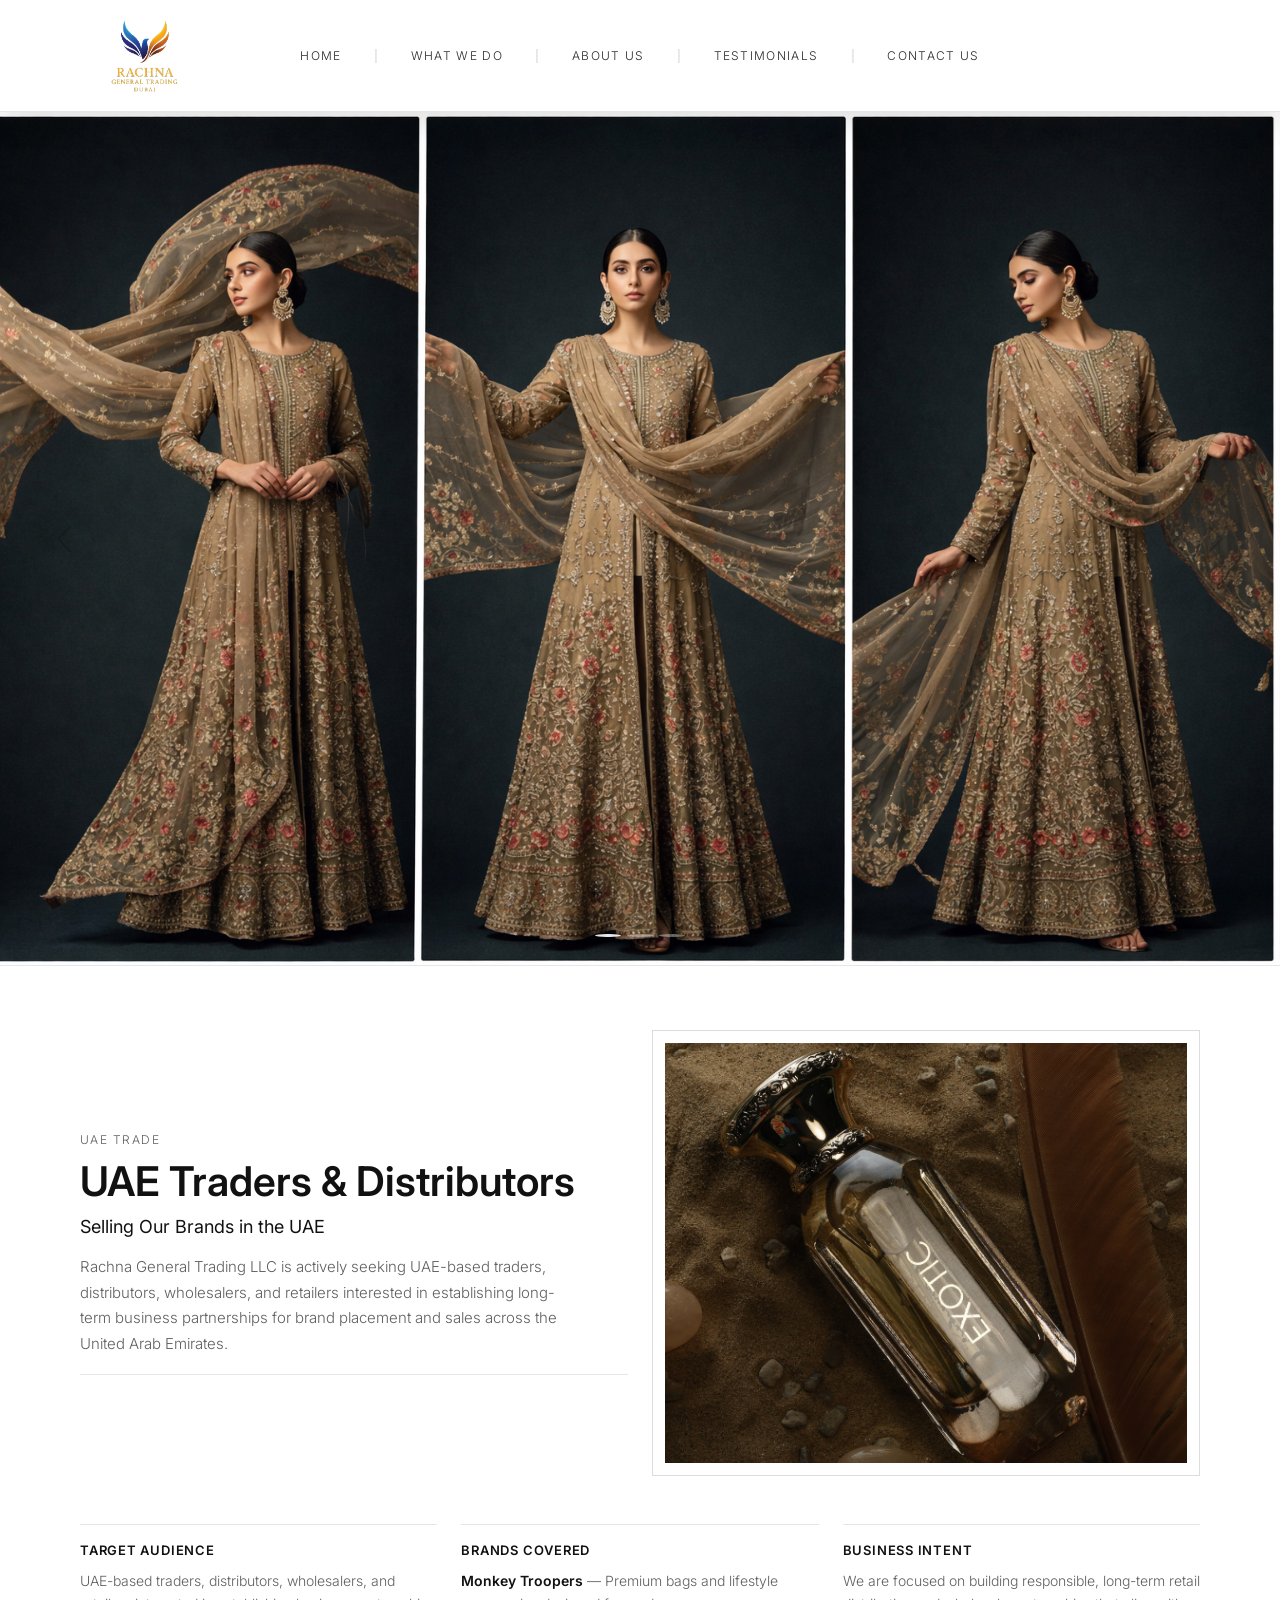
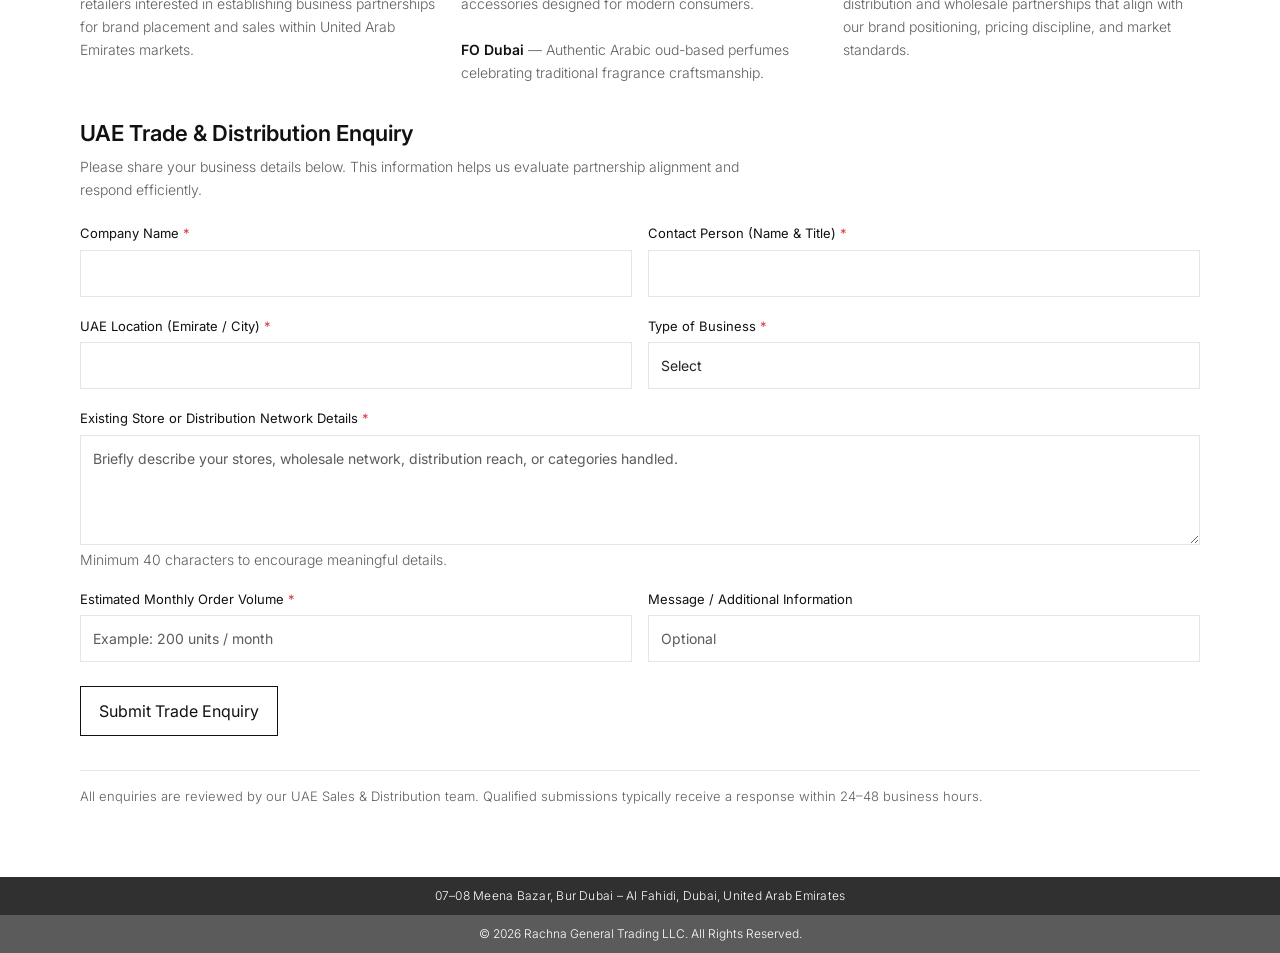
<file: UAE-Trade.html>
<!doctype html>
<html lang="en">
<head>
  <meta charset="utf-8"/>
  <meta name="viewport" content="width=device-width, initial-scale=1"/>
  <title>Rachana-General-Trading</title>

  <!-- Bootstrap 5.3.3 -->
  <link href="https://cdn.jsdelivr.net/npm/bootstrap@5.3.3/dist/css/bootstrap.min.css" rel="stylesheet">
  <link rel="preconnect" href="https://fonts.googleapis.com">
<link rel="preconnect" href="https://fonts.gstatic.com" crossorigin>
<link href="https://fonts.googleapis.com/css2?family=Inter:wght@400;500;600;700;800;900&display=swap" rel="stylesheet">

  <link href="./assets/css/main.css" rel="stylesheet">
  <link href="./assets/css/navigation-bar.css" rel="stylesheet"/>
  <link href="./assets/css/footer.css" rel="stylesheet">

  <!-- <script src="./assets/js/main.js"></script>
  <script src="./assets/js/navigation-bar.js"></script> -->
  
  <!-- Font Awesome (icons) -->
  <link rel="stylesheet"
        href="https://cdnjs.cloudflare.com/ajax/libs/font-awesome/6.5.0/css/all.min.css"/>

  <!-- Inter font (optional, match your site) -->
  <link rel="preconnect" href="https://fonts.googleapis.com">
  <link rel="preconnect" href="https://fonts.gstatic.com" crossorigin>
  <link href="https://fonts.googleapis.com/css2?family=Inter:wght@400;500;600;700;800&display=swap" rel="stylesheet">


  <style>
    :root{
      --ink:#111;
      --muted:#5f5f5f;
      --line:#e6e6e6;
      --maxw: 1160px;
    }

    body{
      font-family: "Inter", system-ui, -apple-system, Segoe UI, Roboto, Arial, sans-serif;
      font-weight: 300;
      color: var(--ink);
      background:#fff;
    }

    /* Layout */
    .wrap{
      max-width: var(--maxw);
      margin: 0 auto;
      padding: 0 20px;
    }

    /* Hero */
    .hero{
      padding: 64px 0 26px;
    }
    .eyebrow{
      font-size: 12px;
      letter-spacing: .12em;
      text-transform: uppercase;
      color: var(--muted);
      margin-bottom: 10px;
    }
    h1{
      font-size: clamp(32px, 3.2vw, 46px);
      line-height: 1.08;
      font-weight: 600;
      margin: 0 0 10px;
    }
    .subhead{
      font-size: 18px;
      color: var(--ink);
      font-weight: 400;
      margin: 0 0 14px;
    }
    .leadcopy{
      color: var(--muted);
      font-size: 15px;
      line-height: 1.7;
      margin: 0 0 18px;
      max-width: 55ch;
    }
    .divider{
      height: 1px;
      background: var(--line);
      margin: 18px 0 0;
    }

    /* Framed image (GIII-like) */
    .frame{
      border: 1px solid #dcdcdc;
      padding: 12px;
      background: #fff;
    }
    .frame img{
      width: 100%;
      height: 420px;
      object-fit: cover;
      display:block;
    }

    /* Info strip */
    .strip{
      padding: 22px 0 10px;
    }
    .info-card{
      border-top: 1px solid var(--line);
      padding-top: 16px;
      height: 100%;
    }
    .info-title{
      font-weight: 600;
      font-size: 13px;
      letter-spacing: .06em;
      text-transform: uppercase;
      margin-bottom: 8px;
    }
    .info-text{
      color: var(--muted);
      font-size: 14px;
      line-height: 1.65;
      margin: 0;
    }

    /* Form */
    .form-sec{
      padding: 26px 0 70px;
    }
    .sec-title{
      font-size: 22px;
      font-weight: 600;
      margin: 0 0 8px;
    }
    .sec-desc{
      color: var(--muted);
      font-size: 14px;
      line-height: 1.7;
      margin: 0 0 18px;
      max-width: 75ch;
    }

    label.form-label{
      font-weight: 400;
      font-size: 13px;
      color: var(--ink);
      margin-bottom: 6px;
    }
    .form-control, .form-select{
      border: 1px solid var(--line);
      border-radius: 0;
      padding: 12px 12px;
      font-size: 14px;
      background:#fff;
    }
    .form-control:focus, .form-select:focus{
      border-color: #111;
      box-shadow: none;
    }

    .checkgrid{
      display:flex;
      flex-wrap:wrap;
      gap: 14px 18px;
      padding: 10px 0 4px;
    }
    .form-check-label{
      font-size: 14px;
      color: var(--muted);
      font-weight: 400;
    }
    .form-check-input{
      border-radius: 0;
      border-color: #cfcfcf;
    }
    .form-check-input:focus{
      box-shadow: none;
      border-color: #111;
    }
    .form-check-input:checked{
      background-color: #111;
      border-color: #111;
    }

    .btn-outline-ink{
      border: 1px solid #111;
      color: #111;
      border-radius: 0;
      padding: 12px 18px;
      font-weight: 400;
      transition: .2s ease;
    }
    .btn-outline-ink:hover{
      background:#111;
      color:#fff;
    }

    .note{
      border-top: 1px solid var(--line);
      margin-top: 18px;
      padding-top: 14px;
      color: var(--muted);
      font-size: 13px;
      line-height: 1.7;
    }

    /* Responsive */
    @media (max-width: 991.98px){
      .frame img{ height: 340px; }
      .hero{ padding-top: 44px; }
      .leadcopy{ max-width: 100%; }
    }
  </style>
</head>

<body>

  <!-- HEADER -->
  <header class="giii-header fixed-top">
    <nav class="navbar h-100">
      <div class="container giii-wrap position-relative h-100">

        <!-- Logo block (SVG) -->
        <a class="giii-brand" href="./index.html">
          <!-- Use your svg logo path -->
          <img src="./assets/img/rachna_llc_logo.jpeg" alt="G-III Logo">
        </a>

        <!-- Desktop center nav -->
        <div class="giii-nav-center d-none d-lg-block">
          <ul class="giii-nav-row m-0 p-0 list-unstyled">

            <!-- WHO WE ARE (dropdown on hover) -->
            <li class="nav-item"><a class="giii-nav-link giii-underline" href="./index.html">HOME</a></li>
            <li class="giii-sep" aria-hidden="true"></li>

            <li class="nav-item dropdown giii-hover-dd">
              <a class="giii-nav-link giii-underline" href="#" role="button" data-bs-toggle="dropdown" aria-expanded="false">
                WHAT WE DO
              </a>
              <ul class="dropdown-menu giii-dd">
                <li><a class="dropdown-item" href="./fo.html">FO DUBAI</a></li>
                <li><a class="dropdown-item" href="./monkeytroopers_final.html">MONKEY TROOPERS DUBAI</a></li>
                <li><a class="dropdown-item" href="./rachna_store.html">RACHNA RETAIL STORE</a></li>
              </ul>
            </li>
            <li class="giii-sep" aria-hidden="true"></li>

            <li class="nav-item"><a class="giii-nav-link giii-underline" href="./about-our-brands.html">ABOUT US</a></li>
            <li class="giii-sep" aria-hidden="true"></li>

            <li class="nav-item"><a class="giii-nav-link giii-underline" href="./testimonials.html">TESTIMONIALS</a></li>
            <li class="giii-sep" aria-hidden="true"></li>

            <!-- BRANDS (dropdown on hover) -->
            <li class="nav-item dropdown giii-hover-dd">
              <a class="giii-nav-link giii-underline" href="#" role="button" data-bs-toggle="dropdown" aria-expanded="false">
                CONTACT US
              </a>
              <ul class="dropdown-menu giii-dd">
                <li><a class="dropdown-item" href="./UAE-Trade.html">UAE TRADE & DISTRIBUTION ENQUIRES</a></li>
                <li><a class="dropdown-item" href="./FO-Dubai-International-Licensing-Enquiries.html">FO DUBAI INTERNATIONAL LICENSING</a></li>
                <li><a class="dropdown-item" href="./rachna-retail-store.html">RETAIL STORE & CUSTOMER ENQURIES (DUBAI)</a></li>
              </ul>
            </li>
          </ul>
        </div>

        <!-- Mobile burger -->
        <button class="giii-burger d-lg-none ms-auto" type="button"
                data-bs-toggle="offcanvas" data-bs-target="#giiiMobile" aria-controls="giiiMobile"
                aria-label="Open menu">
          <span></span><span></span><span></span>
        </button>

      </div>
    </nav>
  </header>

  <!-- MOBILE OFFCANVAS -->
  <div class="offcanvas offcanvas-end giii-offcanvas" tabindex="-1" id="giiiMobile" aria-labelledby="giiiMobileLabel">
    <div class="giii-offcanvas-body">

      <!-- <div class="giii-m-top">
        <a class="giii-m-account" href="#">ACCOUNT</a>
        <button type="button" class="giii-m-close" data-bs-dismiss="offcanvas" aria-label="Close menu">×</button>
      </div> -->

      <!-- Accordion style dropdowns (like desktop) -->
      <div class="giii-m-list">

        <a class="giii-m-item linklike" href="./index.html"><span>HOME</span></a>
        <button class="giii-m-item" type="button" data-giii-acc="who">
          <span>WHAT WE DO</span><span class="giii-chev">›</span>
        </button>
        <div class="giii-m-sub" id="giii-sub-who">
          <a class="giii-m-subitem" href="./fo.html">FO DUBAI</a>
          <a class="giii-m-subitem" href="./monkeytroopers_final.html">MONKEY TROOPERS DUBAI</a>
          <a class="giii-m-subitem" href="./rachna_store.html">RACHNA RETAIL STORE</a>
        </div>

        <a class="giii-m-item linklike" href="./about-our-brands.html"><span>ABOUT US</span></a>
        <a class="giii-m-item linklike" href="./testimonials.html"><span>TESTIMONIALS</span></a>

        <button class="giii-m-item" type="button" data-giii-acc="brands">
          <span>CONTACT US</span><span class="giii-chev">›</span>
        </button>
        <div class="giii-m-sub" id="giii-sub-brands">
          <a class="giii-m-subitem" href="./UAE-Trade.html">UAE TRADE & DISTRIBUTION ENQUIRES</a>
          <a class="giii-m-subitem" href="./FO-Dubai-International-Licensing-Enquiries.html">FO DUBAI INTERNATIONAL LICENSING</a>
          <a class="giii-m-subitem" href="./rachna-retail-store.html">RETAIL STORE & CUSTOMER ENQURIES (DUBAI)</a>
        </div>        
      </div>
    </div>
  </div>




  <!-- ================= HERO CAROUSEL ================= -->
 <header class="wc-hero wc-hero--carousel">
  <div id="wcHeroCarousel" class="carousel slide carousel-fade wc-carousel" data-bs-ride="carousel" data-bs-interval="5200" data-bs-pause="false">
    <!-- Indicators -->
    <div class="carousel-indicators wc-carousel-indicators">
      <button type="button" data-bs-target="#wcHeroCarousel" data-bs-slide-to="0" class="active" aria-current="true" aria-label="Slide 1"></button>
      <button type="button" data-bs-target="#wcHeroCarousel" data-bs-slide-to="1" aria-label="Slide 2"></button>
      <button type="button" data-bs-target="#wcHeroCarousel" data-bs-slide-to="2" aria-label="Slide 3"></button>
    </div>

    <div class="carousel-inner">

      <!-- Slide 1 -->
      <div class="carousel-item active">
        <picture>
          <!-- Mobile image -->
          <source media="(max-width: 767.98px)" srcset="./assets/img/uae_trades/1.png">
          <!-- Desktop image -->
          <img src="./assets/img/uae_trades/1.png" class="d-block w-100 wc-carousel-img" alt="UAE Trade & Distribution">
        </picture>

        
      </div>

      <!-- Slide 2 -->
      <div class="carousel-item">
        <picture>
          <source media="(max-width: 767.98px)" srcset="./assets/img/uae_trades/2.jpg">
          <img src="./assets/img/uae_trades/2.jpg" class="d-block w-100 wc-carousel-img" alt="FO Dubai International Licensing">
        </picture>

        
      </div>

      <!-- Slide 3 -->
      <div class="carousel-item">
        <picture>
          <source media="(max-width: 767.98px)" srcset="./assets/img/uae_trades/2.png">
          <img src="./assets/img/uae_trades/3.png" class="d-block w-100 wc-carousel-img" alt="Retail Store & Customer Enquiry Dubai">
        </picture>

        
      </div>

    </div>

    <!-- Controls -->
    <button class="carousel-control-prev wc-carousel-control" type="button" data-bs-target="#wcHeroCarousel" data-bs-slide="prev" aria-label="Previous">
      <span class="carousel-control-prev-icon" aria-hidden="true"></span>
    </button>
    <button class="carousel-control-next wc-carousel-control" type="button" data-bs-target="#wcHeroCarousel" data-bs-slide="next" aria-label="Next">
      <span class="carousel-control-next-icon" aria-hidden="true"></span>
    </button>

  </div>
</header>
















  <!-- HERO -->
  <header class="hero">
    <div class="wrap">
      <div class="row g-4 align-items-center">
        <div class="col-lg-6">
          <div class="eyebrow">UAE Trade</div>
          <h1>UAE Traders &amp; Distributors</h1>
          <div class="subhead">Selling Our Brands in the UAE</div>
          <p class="leadcopy">
            Rachna General Trading LLC is actively seeking UAE-based traders, distributors, wholesalers, and retailers
            interested in establishing long-term business partnerships for brand placement and sales across the United Arab Emirates.
          </p>
          <div class="divider"></div>
        </div>

        <div class="col-lg-6">
          <div class="frame">
            <!-- Replace with your own image path -->
            <img src="./assets/img/FO-Dubai-Licensing/6_f225ddcf-759f-4a9f-bcb5-208a3c3ab4e4 (1).png" alt="UAE Trade & Distribution">
          </div>
        </div>
      </div>
    </div>
  </header>

  <!-- INFO STRIP -->
  <section class="strip">
    <div class="wrap">
      <div class="row g-4">
        <div class="col-md-4">
          <div class="info-card">
            <div class="info-title">Target Audience</div>
            <p class="info-text">
              UAE-based traders, distributors, wholesalers, and retailers interested in establishing business partnerships for
              brand placement and sales within United Arab Emirates markets.
            </p>
          </div>
        </div>

        <div class="col-md-4">
          <div class="info-card">
            <div class="info-title">Brands Covered</div>
            <p class="info-text">
              <strong style="color:#111;font-weight:600;">Monkey Troopers</strong> — Premium bags and lifestyle accessories designed for modern consumers.<br><br>
              <strong style="color:#111;font-weight:600;">FO Dubai</strong> — Authentic Arabic oud-based perfumes celebrating traditional fragrance craftsmanship.
            </p>
          </div>
        </div>

        <div class="col-md-4">
          <div class="info-card">
            <div class="info-title">Business Intent</div>
            <p class="info-text">
              We are focused on building responsible, long-term retail distribution and wholesale partnerships that align with
              our brand positioning, pricing discipline, and market standards.
            </p>
          </div>
        </div>
      </div>
    </div>
  </section>

<!-- FORM -->
<section class="form-sec">
  <div class="wrap">
    <h2 class="sec-title">UAE Trade &amp; Distribution Enquiry</h2>
    <p class="sec-desc">
      Please share your business details below. This information helps us evaluate partnership alignment and respond efficiently.
    </p>

    <!-- ✅ SUCCESS / ERROR MESSAGES (SAME PAGE) -->
    <div id="tradeSuccessMsg"
         style="display:none; margin:12px 0; padding:14px 16px; border-radius:10px; background:#e9f7ef; color:#0f5132; font-weight:600;">
      Thank you for your submission. Our UAE Sales &amp; Distribution team will review your enquiry and contact you within 24–48 business hours.
    </div>

    <div id="tradeErrorMsg"
         style="display:none; margin:12px 0; padding:14px 16px; border-radius:10px; background:#fdecea; color:#842029; font-weight:600;">
      Something went wrong. Please try submitting the form again.
    </div>

    <!-- ✅ UPDATED FORM (FormSubmit – No PHP) -->
    <form class="row g-3"
          id="uaeTradeForm"
          action="https://formsubmit.co/info@rgtuae.com"
          method="POST"
          novalidate>

      <!-- FormSubmit settings -->
      <input type="hidden" name="_subject" value="UAE Trade & Distribution Enquiry">
      <input type="hidden" name="_template" value="table">
      <input type="hidden" name="_captcha" value="false">

      <!-- Anti-spam -->
      <input type="text" name="_honey" style="display:none">

      <!-- Redirect back to SAME page -->
      <input type="hidden" name="_next" value="https://YOUR-DOMAIN.com/uae-trade.html?sent=1">

      <div class="col-md-6">
        <label class="form-label">Company Name <span class="text-danger">*</span></label>
        <input type="text" class="form-control" name="Company Name" required>
      </div>

      <div class="col-md-6">
        <label class="form-label">Contact Person (Name &amp; Title) <span class="text-danger">*</span></label>
        <input type="text" class="form-control" name="Contact Person" required>
      </div>

      <div class="col-md-6">
        <label class="form-label">UAE Location (Emirate / City) <span class="text-danger">*</span></label>
        <input type="text" class="form-control" name="UAE Location" required>
      </div>

      <div class="col-md-6">
        <label class="form-label">Type of Business <span class="text-danger">*</span></label>
        <select class="form-select" name="Business Type" required>
          <option value="" selected disabled>Select</option>
          <option>Retail</option>
          <option>Wholesale</option>
          <option>Distributor</option>
        </select>
      </div>

      <div class="col-12">
        <label class="form-label">Existing Store or Distribution Network Details <span class="text-danger">*</span></label>
        <textarea class="form-control"
                  name="Network Details"
                  rows="4"
                  minlength="40"
                  required
                  placeholder="Briefly describe your stores, wholesale network, distribution reach, or categories handled."></textarea>
        <div class="form-text" style="color:var(--muted);">
          Minimum 40 characters to encourage meaningful details.
        </div>
      </div>

      <div class="col-md-6">
        <label class="form-label">Estimated Monthly Order Volume <span class="text-danger">*</span></label>
        <input type="text" class="form-control" name="Monthly Volume" required placeholder="Example: 200 units / month">
      </div>

      <div class="col-md-6">
        <label class="form-label">Message / Additional Information</label>
        <input type="text" class="form-control" name="Additional Info" placeholder="Optional">
      </div>

      <div class="col-12 pt-2">
        <button type="submit" class="btn btn-outline-ink">Submit Trade Enquiry</button>
      </div>

      <div class="col-12">
        <div class="note">
          All enquiries are reviewed by our UAE Sales &amp; Distribution team. Qualified submissions typically receive a response within 24–48 business hours.
        </div>
      </div>
    </form>

    <!-- ✅ SAME-PAGE MESSAGE HANDLER -->
    <script>
      (function () {
        const params = new URLSearchParams(window.location.search);
        if (params.get("sent") === "1") {
          const msg = document.getElementById("tradeSuccessMsg");
          if (msg) msg.style.display = "block";

          // Clean URL
          const url = new URL(window.location.href);
          url.searchParams.delete("sent");
          window.history.replaceState({}, document.title, url.toString());
        }
      })();
    </script>

  </div>
</section>


   <!-- ================= FOOTER ================= -->
 <!-- ===== FOOTER ===== -->
  <footer class="giii-footer">

    <!-- TOP: Social icons centered -->
    <!-- <div class="giii-footer-top">
      <div class="giii-container">
        <ul class="giii-social" aria-label="Social links">
          <li>
            <a href="#" aria-label="Facebook">
              <i class="fa-brands fa-facebook-f"></i>
            </a>
          </li>
          <li class="giii-sep"></li>
          <li>
            <a href="#" aria-label="Instagram">
              <i class="fa-brands fa-instagram"></i>
            </a>
          </li>
          <li class="giii-sep"></li>
          <li>
            <a href="#" aria-label="Twitter (X)">
              <i class="fa-brands fa-x-twitter"></i>
            </a>
          </li>
          <li class="giii-sep"></li>
          <li>
            <a href="https://wa.me/97145911622" aria-label="WhatsApp">
              <i class="fa-brands fa-whatsapp"></i>
            </a>
          </li>
        </ul>
      </div>
    </div> -->

    <!-- MID: Address -->
    <div class="giii-footer-mid">
      07–08 Meena Bazar, Bur Dubai – Al Fahidi, Dubai, United Arab Emirates
    </div>

    <!-- BOT: Copyright -->
    <div class="giii-footer-bot">
      © 2026 Rachna General Trading LLC. All Rights Reserved.
    </div>

  </footer>

  <!-- ================= MOBILE OFFCANVAS ================= -->
  <div class="offcanvas offcanvas-end giii-off" tabindex="-1" id="mMenu" aria-labelledby="mMenuLabel">
    <div class="off-hdr">
      <div></div>
      <h2 class="off-title" id="mMenuLabel">ACCOUNT</h2>
      <div class="off-strip">
        <button type="button" data-bs-dismiss="offcanvas" aria-label="Close">
          <svg width="22" height="22" viewBox="0 0 24 24" fill="none" aria-hidden="true">
            <path d="M6 6l12 12M18 6L6 18" stroke="currentColor" stroke-width="1.8" stroke-linecap="round"/>
          </svg>
        </button>
        <button type="button" data-bs-dismiss="offcanvas" aria-label="Close menu">
          <svg width="22" height="22" viewBox="0 0 24 24" fill="none" aria-hidden="true">
            <path d="M5 7h14M5 12h14M5 17h14" stroke="currentColor" stroke-width="1.8" stroke-linecap="round"/>
          </svg>
        </button>
      </div>
    </div>

    <div class="offcanvas-body off-body">
      <ul class="m-list">
        <li class="m-item">
          <button class="m-row" type="button" data-bs-toggle="collapse" data-bs-target="#mWho" aria-expanded="false" aria-controls="mWho">
            <span>WHO WE ARE</span>
            <svg class="chev" viewBox="0 0 24 24" fill="none" aria-hidden="true">
              <path d="M9 6l6 6-6 6" stroke="currentColor" stroke-width="1.8" stroke-linecap="round" stroke-linejoin="round"/>
            </svg>
          </button>
          <div class="collapse" id="mWho">
            <div class="m-sub">
              <a href="#">Overview</a>
              <a href="#">Leadership</a>
              <a href="#">Global Reach</a>
              <a href="#">History</a>
              <a href="#">Philanthropy</a>
            </div>
          </div>
        </li>

        <li class="m-item">
          <button class="m-row" type="button" data-bs-toggle="collapse" data-bs-target="#mBrands" aria-expanded="false" aria-controls="mBrands">
            <span>BRANDS</span>
            <svg class="chev" viewBox="0 0 24 24" fill="none" aria-hidden="true">
              <path d="M9 6l6 6-6 6" stroke="currentColor" stroke-width="1.8" stroke-linecap="round" stroke-linejoin="round"/>
            </svg>
          </button>
          <div class="collapse" id="mBrands">
            <div class="m-sub">
              <a href="#">All Brands</a>
              <a href="#">Owned Brands</a>
              <a href="#">Licensed Brands</a>
            </div>
          </div>
        </li>

        <li class="m-item"><a class="m-a" href="#"><span>INVESTORS</span></a></li>
        <li class="m-item"><a class="m-a" href="#"><span>NEWS</span></a></li>
        <li class="m-item"><a class="m-a" href="#"><span>WORK WITH US</span></a></li>
      </ul>
    </div>
  </div>

  <script>
    // Minimal validation (keeps design clean, not bulky)
    (function () {
      const form = document.getElementById("uaeTradeForm");
      const brandChecks = Array.from(document.querySelectorAll('input[name="brands[]"]'));
      const brandError = document.getElementById("brandError");

      function validateBrands(){
        const anyChecked = brandChecks.some(cb => cb.checked);
        brandError.classList.toggle("d-none", anyChecked);
        return anyChecked;
      }

      // If user checks "Both", auto-uncheck others for clarity
      const both = document.getElementById("brandBoth");
      both.addEventListener("change", () => {
        if(both.checked){
          brandChecks.forEach(cb => { if(cb !== both) cb.checked = false; });
        }
        validateBrands();
      });
      brandChecks.forEach(cb => {
        if(cb.id !== "brandBoth"){
          cb.addEventListener("change", () => {
            if(cb.checked) both.checked = false;
            validateBrands();
          });
        }
      });

      form.addEventListener("submit", function (event) {
        event.preventDefault();
        event.stopPropagation();

        const brandsOk = validateBrands();
        if (!form.checkValidity() || !brandsOk) {
          form.classList.add("was-validated");
          return;
        }

        // Replace this with your actual submit (AJAX / backend POST)
        alert("Enquiry submitted successfully (demo). Connect this form to your backend routing.");
        form.reset();
        form.classList.remove("was-validated");
        brandError.classList.add("d-none");
      }, false);
    })();
  </script>

<!-- Bootstrap Bundle JS (REQUIRED for dropdown/offcanvas) -->
<script src="https://cdn.jsdelivr.net/npm/bootstrap@5.3.3/dist/js/bootstrap.bundle.min.js"></script>

<!-- Your JS (after Bootstrap) -->
<script src="./assets/js/main.js"></script>
<script src="./assets/js/navigation-bar.js"></script>

</body>
</html>
</file>
<file: assets/css/main.css>
:root{
      /* typography (very close to giii.com style) */
      --sans: "Helvetica Neue", Helvetica, Arial, system-ui, -apple-system, Segoe UI, Roboto, sans-serif;
      --serif: Didot, "Bodoni MT", "Didot LT STD", "Hoefler Text", Garamond, "Times New Roman", serif;
        --giii-font: "Inter", system-ui, -apple-system, "Segoe UI", Roboto, "Helvetica Neue", Arial, "Noto Sans", "Liberation Sans", sans-serif;


      --ink:#2b2b2b;
      --muted:#6f6f6f;
      --line: rgba(0,0,0,.12);
      --bluegrey:#6f8896;

      --header-h: 92px;
      --maxw: 1180px;

      /* logo tile */
      --logo-tile: 108px;

      /* hero */
      --hero-h: clamp(420px, 68vh, 760px);
      --step-left-w: 62%;
      --step-left-h: 110px;
      --step-right-w: 38%;
      --step-right-h: 66px;

      /* cards */
      --shadow: 0 14px 28px rgba(0,0,0,.14);
      --shadow-soft: 0 10px 24px rgba(0,0,0,.12);

      /* offcanvas */
      --offw: min(440px, 88vw);
    }

    html,body{ overflow-x:hidden; }
    body{
      margin:0;
      font-family: var(--sans);
      color: var(--ink);
      background:#fff;
      padding-top: var(--header-h); /* fixed header space */
    }

    /* ================= HEADER (FIXED) ================= */
    .hdr{
      height: var(--header-h);
      background:#fff;
      border-bottom: 1px solid var(--line);
      position:fixed;
      top:0; left:0; right:0;
      z-index: 5000;
      box-shadow: 0 8px 18px rgba(0,0,0,.10);
    }
    .hdr .wrap{
      height:100%;
      max-width: var(--maxw);
      margin: 0 auto;
      padding: 0 16px;
      display:flex;
      align-items:center;
      justify-content:center;
      position:relative;
    }

    /* logo tile (left) */
    .logo-tile{
      position:absolute;
      left:16px;
      top:50%;
      transform: translateY(-50%);
      width: var(--logo-tile);
      height: var(--logo-tile);
      background:#222;
      border-radius:4px;
      display:grid;
      place-items:center;
      box-shadow: 0 10px 22px rgba(0,0,0,.18);
      text-decoration:none;
      overflow:hidden;
    }
    .logo-tile img{
      width: 70%;
      height: 70%;
      object-fit: contain;
      display:block;
    }

    /* desktop nav line */
    .navline{
      display:flex;
      align-items:center;
      gap: 22px;
    }
    .navline .sep{
      width:1px;
      height: 18px;
      background: rgba(0,0,0,.20);
    }
    .navbtn, .navlink{
      font-family: var(--sans);
      font-size: 12px;
      letter-spacing: .12em;
      text-transform: uppercase;
      color:#111;
      text-decoration:none;
      padding: 12px 6px;
      border:0;
      background:transparent;
      display:inline-flex;
      align-items:center;
      justify-content:center;
      white-space:nowrap;
      position:relative;
    }
    .navbtn:focus,.navlink:focus{ outline:none; box-shadow:none; }

    /* no caret */
    .dropdown-toggle::after{ display:none !important; }

    /* underline when open */
    .navbtn::after{
      content:"";
      position:absolute;
      left:10%;
      right:10%;
      bottom:6px;
      height:2px;
      background: #3a6b87;
      opacity:0;
      transform: translateY(4px);
      transition: .18s ease;
    }
    .navbtn.is-open::after{
      opacity:1;
      transform: translateY(0);
    }

    /* mega dropdown */
    .mega{
      border-radius:0;
      border:1px solid rgba(0,0,0,.12);
      padding:0;
      margin-top: 16px;
      box-shadow: 0 18px 40px rgba(0,0,0,.18);
      width: 760px;
      overflow:hidden;
    }
    .mega .inner{ display:flex; min-height: 360px; }
    .mega .left{
      flex: 0 0 52%;
      padding: 28px 28px;
      background:#fff;
    }
    .mega .right{
      flex: 0 0 48%;
      position:relative;
      background:#f3f4f6;
    }
    .mega .right img{
      position:absolute; inset:0;
      width:100%; height:100%;
      object-fit:cover;
      object-position:center;
      display:block;
    }
    .mega .title{
      margin:0 0 18px;
      font-family: var(--sans);
      font-size: 12px;
      letter-spacing:.14em;
      text-transform: uppercase;
      padding-bottom:12px;
      position:relative;
      color:#111;
    }
    .mega .title::after{
      content:"";
      position:absolute;
      left:0; bottom:0;
      width:84px; height:2px;
      background: #3a6b87;
    }
    .mega .links{
      display:flex;
      flex-direction:column;
      gap: 18px;
      padding-top: 8px;
    }
    .mega .links a{
      font-family: var(--sans);
      font-size: 15px;
      letter-spacing:.02em;
      color:#444;
      text-decoration:none;
      padding: 6px 0;
    }
    .mega .links a:hover{ color:#111; }

    /* center dropdown under nav area */
    .dropdown.dd .dropdown-menu{
      left:50% !important;
      transform: translateX(-50%) !important;
      top:100% !important;
    }

    /* mobile hamburger right */
    .mctrl{
      position:absolute;
      right: 10px;
      top:50%;
      transform: translateY(-50%);
      display:none;
    }
    .burger{
      width: 46px; height: 46px;
      border:0; background:transparent;
      display:grid; place-items:center;
      color:#111;
      border-radius: 10px;
      border: 1px solid rgba(0,0,0,.18);
    }
    .burger:focus{ outline:none; box-shadow:none; }

    /* ================= HERO CAROUSEL ================= */
    .hero-frame{
      position:relative;
      width:100%;
      height: var(--hero-h);
      overflow:hidden;
      background:#eee;
    }
    .hero-frame .carousel-item{ height: var(--hero-h); }
    .hero-frame img{
      width:100%;
      height:100%;
      object-fit:cover;
      object-position:center;
      display:block;
    }

    /* stepped white blocks bottom */
    .hero-steps{
      position:absolute; left:0; right:0; bottom:0;
      height:140px; pointer-events:none; z-index:5;
    }
    .step-left{
      position:absolute; left:0; bottom:0;
      width: var(--step-left-w);
      height: var(--step-left-h);
      background:#fff;
    }
    .step-right{
      position:absolute; right:0; bottom:0;
      width: var(--step-right-w);
      height: var(--step-right-h);
      background:#fff;
    }

    /* vertical indicators */
    .hero-indicators{
      position:absolute;
      left:50%;
      transform:translateX(-50%);
      bottom:22px;
      display:flex;
      gap:14px;
      z-index:10;
      margin:0; padding:0;
    }
    .hero-indicators [data-bs-target]{
      width:4px; height:42px; border:0;
      background: rgba(160, 176, 188, .55);
      border-radius:2px;
      opacity:1;
    }
    .hero-indicators .active{
      background: rgba(160, 176, 188, .95);
    }

    /* arrows subtle */
    .carousel-control-prev, .carousel-control-next{
      width: 8%;
      opacity: .22;
      transition: opacity .2s ease;
    }
    .hero-frame:hover .carousel-control-prev,
    .hero-frame:hover .carousel-control-next{ opacity: .35; }

    /* ================= QUOTE SECTION ================= */
    .quote-sec{
      background:#fff;
      padding: 80px 0 90px;
      position:relative;
    }
    .quote-top-lines{
      top:-36px;
      left:50%;
      transform: translateX(-50%);
      display:flex;
      gap:20px;
      opacity:.55;
    }
    .quote-top-lines span{
      width:3px;
      height:72px;
      background: rgba(160, 176, 188, .75);
      border-radius:2px;
    }
    .quote-wrap{
      max-width: 980px;
      margin:0 auto;
      text-align:center;
      position:relative;
      padding: 0 18px; /* mobile breathing space */
    }
    .qmark{
      font-family: var(--serif);
      font-size: 72px;
      color: var(--bluegrey);
      position:absolute;
      line-height:1;
    }
    .qmark.left{ left:0; top:-10px; }
    .qmark.right{ right:0; top:60px; }

    .quote-text{
      font-family: var(--serif);
      font-size: clamp(22px, 2.4vw, 34px);
      line-height: 1.65;
      color:#6f6f6f;
      margin: 0 auto 34px;
      max-width: 920px;
      letter-spacing: .01em;
    }
    .quote-name{
      font-family: var(--sans);
      font-size: 14px;
      letter-spacing: .08em;
      color:#4f6f86;
      font-weight: 500;
      margin-bottom: 6px;
    }
    .quote-role{
      font-family: var(--sans);
      font-size: 11px;
      letter-spacing: .22em;
      text-transform: uppercase;
      color:#2b2b2b;
    }

    /* ================= IMAGE + TEXT SECTIONS (Who / Work) ================= */
    .it-sec{
      padding: 72px 0 80px;
      background:#fff;
    }

    /* EXACT IMAGE DESIGN (border frame behind + image card shadow) */
    .giii-frame{
      position: relative;
      width: min(520px, 100%);
      margin: 0 auto;               /* center */
      padding: 18px;                /* white margin around image */
      background: #fff;
      border-radius: 6px;
    }
    .giii-frame::before{
      content:"";
      position:absolute;
      z-index: 0;
      top: -14px;
      left: 40px;
      right: -14px;
      bottom: 40px;
      border: 1px solid rgba(0,0,0,.55);
      border-radius: 6px;
      background: transparent;
    }
    .giii-photo{
      position: relative;
      z-index: 1;
      border-radius: 6px;
      overflow: hidden;
      box-shadow: 0 16px 28px rgba(0,0,0,.22);
      background:#000;
    }
    .giii-photo img{
      width:100%;
      height:560px;
      object-fit: cover;
      object-position: center;
      display:block;
    }

    .it-title{
      font-family: var(--serif);
      font-size: clamp(44px, 4vw, 64px);
      line-height: 1.05;
      font-weight: 400;
      color:#2b2b2b;
      margin: 0 0 18px;
    }
    .it-text{
      font-family: var(--sans);
      font-size: 15px;
      line-height: 2;
      color:#6f6f6f;
      margin: 0 0 20px;
      max-width: 520px;
    }
    .linkline{
      display:inline-flex;
      align-items:center;
      gap: 12px;
      text-decoration:none;
      color:#2b2b2b;
    }
    .linkline .txt{
      font-family: var(--sans);
      font-size: 11px;
      letter-spacing: .22em;
      text-transform: uppercase;
      border-bottom: 1px solid rgba(43,43,43,.6);
      padding-bottom: 2px;
    }
    .linkline .dot{
      width: 28px;
      height: 28px;
      border: 1px solid rgba(0,0,0,.25);
      border-radius: 999px;
      display:grid;
      place-items:center;
      color:#2b2b2b;
      flex:0 0 auto;
    }
    .linkline .dot svg{ width: 16px; height: 16px; }






    /* ================= DOUBLE FRAME IMAGE (LIKE YOUR REF) ================= */
.rg-frame{
  position: relative;
  width: 100%;
  max-width: 520px;   /* keep premium proportion */
  margin: 0 auto;
}

.rg-frame__back{
  position: absolute;
  inset: -18px -18px 18px 18px;  /* offset border behind */
  border: 1px solid rgba(0,0,0,.45);
  border-radius: 3px;
  background: transparent;
  z-index: 0;
}

.rg-frame__front{
  position: relative;
  border-radius: 3px;
  overflow: hidden;
  background: #fff;
  box-shadow: 0 18px 30px rgba(0,0,0,.22);
  z-index: 1;
}

.rg-frame__front img{
  width: 100%;
  display: block;
  object-fit: cover;
}

/* Fixed height = 500px (requested) */
.rg-frame--h500 .rg-frame__front img{
  height: 500px;
}

/* Responsive */
@media (max-width: 991.98px){
  .rg-frame{ max-width: 480px; }
  .rg-frame__back{ inset: -14px -14px 14px 14px; }
  .rg-frame--h500 .rg-frame__front img{ height: 420px; }
}

@media (max-width: 575.98px){
  .rg-frame{ max-width: 360px; }
  .rg-frame__back{ inset: -12px -12px 12px 12px; }
  .rg-frame--h500 .rg-frame__front img{ height: 340px; }
}




/* ================= TESTIMONIAL ================= */
.testimonial-sec{
  padding: 48px 0 56px;
  background:#000 !important;
}

.testimonial-text{
  max-width: 820px;
  margin: 0 auto 12px;
  font-size: clamp(15px,1.4vw,18px);
  line-height: 1.75;
  opacity:.9;
  color: #fff !important;
}

.testimonial-name{
  font-size: 13px;
  letter-spacing:.12em;
  text-transform:uppercase;
  font-weight:600;
  opacity:.75;
  margin-bottom: 14px;
   color: #fff !important;
}

/* Social icons */
.testimonial-social{
  display:flex;
  align-items:center;
  justify-content:center;
  gap:12px;
  font-size:14px;
  opacity:.6;
  transition: opacity .3s ease;
   color: #fff !important;
}

.carousel-item.active .testimonial-social{
   color: #fff !important;
  opacity:.9;
}

.testimonial-social i{
  cursor:pointer;
  transition: transform .3s ease, opacity .3s ease;
}

.testimonial-social i:hover{
  transform: translateY(-2px);
  opacity:1;
   color: #fff !important;
}

.testimonial-social span{
  opacity:.4;
   color: #fff !important;
}


.carousel-indicators .active{
  opacity:.7;
}








    /* ================= STATS BAR ================= */
    .stats{
      background:#2d2d2d;
      padding: 70px 0;
      color:#fff;
    }
    .stat-num{
      font-family: var(--serif);
      font-size: clamp(44px, 4vw, 72px);
      color:#d2dbe2;
      letter-spacing:.02em;
      line-height:1;
      margin-bottom: 12px;
    }
    .stat-cap{
      font-family: var(--sans);
      font-size: 13px;
      letter-spacing: .02em;
      color:#fff;
      line-height: 1.4;
    }
   /* ================= INVESTORS SECTION ================= */
    .investors{
      background:#fff;
      padding: 80px 0 40px;
    }
    .section-head{
      display:flex;
      align-items:center;
      gap: 22px;
      margin-bottom: 40px;
      flex-wrap:wrap;
    }
    .section-head h2{
      font-family: var(--serif);
      font-size: clamp(38px, 3.5vw, 56px);
      font-weight: 400;
      margin:0;
      color:#2b2b2b;
    }
    .section-head .mini{
      display:inline-flex;
      align-items:center;
      gap: 12px;
      text-decoration:none;
      color:#2b2b2b;
      margin-left: 18px;
    }
    .section-head .mini span{
      font-family: var(--sans);
      font-size: 11px;
      letter-spacing:.22em;
      text-transform: uppercase;
      border-bottom: 1px solid rgba(43,43,43,.55);
      padding-bottom: 2px;
    }

    .inv-cards .title{
      font-family: var(--sans);
      font-size: 24px;
      color:#2b2b2b;
      line-height: 1.1;
      margin:0 0 20px;
    }
    .inv-actions{
      display:flex;
      gap: 28px;
      flex-wrap:wrap;
      margin-top: 24px;
    }
    .inv-actions a{
      text-decoration:none;
      color:#2b2b2b;
      font-family: var(--sans);
      font-size: 11px;
      letter-spacing:.22em;
      text-transform: uppercase;
      display:inline-flex;
      align-items:center;
      gap: 10px;
    }
    .inv-actions .pill{
      width: 28px; height: 28px;
      border: 1px solid rgba(0,0,0,.22);
      border-radius: 999px;
      display:grid;
      place-items:center;
    }

    /* ================= BRANDS ================= */
    .brands{
      background:#fff;
      padding: 70px 0 80px;
    }
    .brand-logo{
      width: 120px;
      height:auto;
      display:block;
      margin: 18px 0 14px;
    }
    .brand-desc{
      font-family: var(--sans);
      font-size: 13px;
      line-height: 2;
      color:#6f6f6f;
      max-width: 520px;
      margin:0 0 22px;
    }
    .brand-link{
      margin-top: 10px;
      display:inline-flex;
      align-items:center;
      gap: 12px;
      text-decoration:none;
      color:#2b2b2b;
    }
    .brand-link .txt{
      font-family: var(--sans);
      font-size: 11px;
      letter-spacing:.22em;
      text-transform: uppercase;
      border-bottom: 1px solid rgba(43,43,43,.55);
      padding-bottom: 2px;
    }
    .brand-link .dot{
      width: 28px;height:28px;
      border: 1px solid rgba(0,0,0,.22);
      border-radius: 999px;
      display:grid; place-items:center;
    }

    .brand-frame{
      border: 1px solid rgba(0,0,0,.35);
      border-radius: 6px;
      padding: 18px;
      background:#fff;
      max-width: 520px;
      margin-left:auto;
    }
    .brand-media{
      border-radius: 4px;
      overflow:hidden;
      box-shadow: var(--shadow);
      background:#000;
    }
    .brand-media img{
      width:100%;
      height: 520px;
      object-fit:cover;
      object-position:center;
      display:block;
    }
    .brand-nav{
      display:flex;
      align-items:center;
      justify-content:center;
      gap: 18px;
      margin-top: 16px;
      color:#2b2b2b;
    }
    .brand-nav .count{
      font-family: var(--serif);
      font-size: 18px;
      color:#2b2b2b;
    }
    .brand-nav button{
      width: 32px;height:32px;
      border: 1px solid rgba(0,0,0,.20);
      background:#fff;
      border-radius: 999px;
      display:grid; place-items:center;
      padding:0;
    }

    /* ================= INVESTOR NEWS TABLE ================= */
    .news{
      background:#f4f4f4;
      padding: 80px 0;
    }
    .news-card{
      background:#fff;
      border:1px solid rgba(0,0,0,.10);
      border-radius: 2px;
      padding: 44px 40px;
    }
    .news-row{
      display:grid;
      grid-template-columns: 160px 1fr 140px;
      gap: 22px;
      align-items:center;
      padding: 16px 0;
      border-top: 1px solid rgba(0,0,0,.12);
      font-family: var(--sans);
      font-size: 13px;
    }
    .news-row:first-of-type{ border-top: 0; padding-top: 0; }
    .news-date{ color:#4f6f86; }
    .news-title{ color:#2b2b2b; }
    .news-more{
      justify-self:end;
      text-decoration:none;
      color:#4f6f86;
      display:inline-flex;
      align-items:center;
      gap: 8px;
      white-space:nowrap;
    }

    /* ================= FOOTER ================= */
    .f-top{
      background:#3a3a3a;
      padding: 28px 0;
      color:#fff;
      font-family: var(--sans);
      font-size: 11px;
      letter-spacing:.06em;
      text-transform: uppercase;
    }
    .f-top a{ color:#fff; text-decoration:none; opacity:.95; }
    .f-top a:hover{ opacity:1; text-decoration:underline; }
    .f-mid{
      background:#000;
      padding: 18px 0;
      color:#fff;
      font-family: var(--sans);
      font-size: 11px;
      text-align:center;
    }
    .f-bot{
      background:#3a3a3a;
      padding: 20px 0;
      color:#fff;
      font-family: var(--sans);
      font-size: 11px;
      text-align:center;
      opacity:.95;
    }

    /* ================= OFFCANVAS (GIII mobile) ================= */
    .offcanvas.offcanvas-end.giii-off{
      width: var(--offw);
      border-left: 1px solid rgba(0,0,0,.12);
    }
    .off-hdr{
      display:grid;
      grid-template-columns: 1fr auto 92px;
      align-items:stretch;
      border-bottom:1px solid rgba(0,0,0,.10);
      background:#fff;
      min-height: 66px;
    }
    .off-title{
      grid-column: 2 / 3;
      align-self:center;
      justify-self:center;
      margin:0;
      font-size: 12px;
      letter-spacing:.14em;
      text-transform: uppercase;
      font-weight: 500;
      font-family: var(--sans);
      color:#111;
    }
    .off-strip{
      grid-column: 3 / 4;
      background:#d1d5db;
      display:flex;
      align-items:center;
      justify-content:space-between;
      padding: 0 12px;
      gap: 10px;
    }
    .off-strip button{
      width: 34px; height: 34px;
      border:0; background:transparent;
      display:grid; place-items:center;
      color:#374151;
      padding:0;
    }
    .off-body{ padding:0; }
    .m-list{ list-style:none; margin:0; padding:0; }
    .m-item{ border-bottom:1px solid rgba(0,0,0,.12); }

    .m-row, .m-a{
      width:100%;
      padding: 18px 18px;
      border:0;
      background:transparent;
      display:flex;
      align-items:center;
      justify-content:space-between;
      text-decoration:none;
      color:#111;
      font-size: 12px;
      letter-spacing:.14em;
      text-transform: uppercase;
      font-family: var(--sans);
    }
    .m-row:focus, .m-a:focus{ outline:none; box-shadow:none; }

    .chev{
      width:18px; height:18px;
      color:#6b7280;
      transition: transform .2s ease;
      flex:0 0 auto;
    }
    .m-row[aria-expanded="true"] .chev{
      transform: rotate(90deg);
      color:#111;
    }
    .m-sub{
      border-top:1px solid rgba(0,0,0,.12);
      background:#fff;
    }
    .m-sub a{
      display:block;
      padding: 14px 26px;
      border-bottom:1px solid rgba(0,0,0,.12);
      text-decoration:none;
      color:#444;
      font-size: 14px;
      letter-spacing:.02em;
      text-transform:none;
      font-family: var(--sans);
    }
    .m-sub a:last-child{ border-bottom:0; }

    /* ================= RESPONSIVE ================= */
    @media (max-width: 991.98px){
      :root{ --header-h: 84px; --logo-tile: 88px; }
      body{ padding-top: var(--header-h); }

      .navline{ display:none; }
      .mctrl{ display:flex; }

      .logo-tile{
        left: 12px;
        width: var(--logo-tile);
        height: var(--logo-tile);
      }

      .giii-photo img{ height: 420px; }
      .brand-media img{ height: 420px; }

      .news-row{
        grid-template-columns: 120px 1fr;
      }
      .news-more{ justify-self:start; grid-column: 1 / -1; }
    }

    @media (max-width: 575.98px){
      :root{
        --hero-h: 420px;
        --step-left-w: 78%;
        --step-left-h: 92px;
        --step-right-w: 22%;
        --step-right-h: 58px;
      }

      .quote-sec{ padding: 70px 0 75px; }
      .qmark.left{ left: -6px; }
      .qmark.right{ right: -6px; }

      .giii-frame{ padding: 14px; }
      .giii-frame::before{
        top:-10px;
        right:-10px;
        left:14px;
        bottom:14px;
      }

      .giii-photo img{ height: 320px; }
      .brand-frame{ padding: 14px; }
      .brand-media img{ height: 320px; }

      .news-card{ padding: 34px 18px; }
      .news-row{ grid-template-columns: 1fr; gap: 8px; }
      .news-date{ font-size: 12px; }
    }



    /* section */
  .gp-section{ background:#fff; }
  .gp-wrap{ max-width: 1220px; margin: 0 auto; padding: 28px 12px 0; }

  .gp-title{
    font-weight: 800;
    letter-spacing: .2px;
    text-align:center;
    margin: 0;
    font-size: 34px; /* matches screenshot feel */
    color: #0b1220;
  }
  .gp-sub{
    text-align:center;
    margin: 12px auto 28px;
    max-width: 820px;
    color: #1f2937;
    font-size: 18px;
    line-height: 1.7;
  }

  /* 5-column stripe */
  .gp-grid{
    display: grid;
    grid-template-columns: repeat(5, 1fr);
    width: 100%;
  }

  .gp-card{
    position: relative;
    min-height: 210px;
    padding: 18px 18px 18px;
    overflow: hidden;
  }

  /* pastel backgrounds exactly like screenshot */
  .bg-india{ background:#eaf6ff; }     /* light sky */
  .bg-usa{ background:#fff6df; }       /* pale cream */
  .bg-canada{ background:#f2efff; }    /* pale lavender */
  .bg-aus{ background:#eafffb; }       /* mint */
  .bg-nl{ background:#ffecef; }        /* pale pink */

  .gp-top{
    display:flex;
    align-items:center;
    gap:10px;
    margin-bottom: 14px;
  }
  .gp-flag{
    width: 44px;
    height: 30px;
    object-fit: cover;
    border-radius: 4px;
    box-shadow: 0 1px 0 rgba(0,0,0,.12);
  }
  .gp-country{
    font-size: 18px;
    font-weight: 800;
    color: var(--ink);
    margin: 0;
    line-height: 1.1;
  }

  .gp-text{
    margin: 0;
    font-size: 15.5px;
    line-height: 1.55;
    color:#0b1220;
  }
  .gp-email{
    display:inline-block;
    margin-top: 14px;
    color: var(--link);
    text-decoration: underline;
    font-weight: 500;
  }

  /* faint landmark */
  .gp-mark{
    position:absolute;
    right: 12px;
    bottom: 10px;
    width: 74px;
    height: 74px;
    opacity: .18;
    pointer-events:none;
  }

  /* small vertical separator line feel (very subtle) */
  .gp-card:not(:last-child){
    box-shadow: inset -1px 0 0 rgba(0,0,0,.06);
  }

  /* responsive: stack like real site */
  @media (max-width: 1200px){
    .gp-grid{ grid-template-columns: repeat(3, 1fr); }
  }
  @media (max-width: 768px){
    .gp-grid{ grid-template-columns: 1fr; }
    .gp-card{ min-height: 190px; }
  }





  /* HERO CAROUSEL (premium, minimal) */
.wc-hero--carousel{
  padding: 0;
  border-bottom: 1px solid var(--line);
  background: #fff;
}

.wc-carousel{
  position: relative;
}

.wc-carousel-img{
  height: 100%;             /* desktop height */
  object-fit: cover;
  object-position: center;
  filter: saturate(1.02);
}

/* Overlay gradient for legibility (clean, not bulky) */
.wc-carousel-overlay{
  position: absolute;
  inset: 0;
  display: flex;
  align-items: flex-end;
  padding: 44px 0;
  background:
    linear-gradient(to top, rgba(2,6,23,.72) 0%, rgba(2,6,23,.35) 42%, rgba(2,6,23,.05) 72%, rgba(2,6,23,0) 100%);
}

.wc-carousel-content{
  max-width: 760px;
}

/* Make hero text white only inside carousel */
.wc-hero--carousel .wc-eyebrow,
.wc-hero--carousel .wc-h1,
.wc-hero--carousel .wc-lead{
  color: #fff;
}
.wc-hero--carousel .wc-lead{
  opacity: .92;
}

/* CTA styles inside carousel */
.wc-hero--carousel .wc-btn-outline{
  background: transparent;
  border-color: rgba(255,255,255,.40);
  color: #fff;
}
.wc-hero--carousel .wc-btn-outline:hover{
  border-color: rgba(255,255,255,.70);
}

/* Controls & indicators (subtle) */
.wc-carousel-control{
  width: 10%;
}
.wc-carousel-control .carousel-control-prev-icon,
.wc-carousel-control .carousel-control-next-icon{
  filter: invert(1);
  opacity: .75;
}

.wc-carousel-indicators{
  margin-bottom: 18px;
}
.wc-carousel-indicators [data-bs-target]{
  width: 26px;
  height: 3px;
  border-radius: 999px;
  opacity: .35;
}
.wc-carousel-indicators .active{
  opacity: .9;
}

/* Mobile */
@media (max-width: 991.98px){
  .wc-carousel-img{ height: 420px; }
  .wc-carousel-overlay{ padding: 26px 0; }
  .wc-hero--carousel .wc-h1{ font-size: clamp(30px, 8vw, 42px); }
}
@media (max-width: 575.98px){
  .wc-carousel-img{ height: 100%; }
  .wc-carousel-content{ max-width: 100%; }
}



/* BRANDS SECTION */
.brands-section {
  padding: 90px 0;
  background: #fff;
}

.brands-container {
  max-width: 1200px;
}

.brands-header {
  display: flex;
  align-items: center;
  gap: 20px;
}

.brands-header h2 {
  font-family: 'Playfair Display', serif;
  font-size: 42px;
  margin: 0;
}

.see-all {
  font-size: 12px;
  letter-spacing: 0.12em;
  text-transform: uppercase;
  color: #111;
  text-decoration: none;
}

.brands-intro {
  margin: 24px 0 40px;
  color: #666;
  max-width: 420px;
  line-height: 1.7;
  text-align: justify !important;
}

.brand-logo {
  max-height: 100px;
  margin-bottom: 20px;
}

.brand-logo,
.brand-logo img {
  box-shadow: none !important;
}


.brand-logo,
.brand-logo img,
.brand-logo svg {
  filter: none !important;
}


.brand-logo-wrapper,
.brands-content img {
  box-shadow: none !important;
}

.brand-desc {
  color: #444;
  line-height: 1.7;
  max-width: 420px;
}

.brand-link {
  display: inline-block;
  margin-top: 20px;
  font-size: 13px;
  letter-spacing: 0.1em;
  text-transform: uppercase;
  color: #111;
  text-decoration: none;
}

.brands-controls {
  display: flex;
  align-items: center;
  gap: 16px;
  margin-top: 40px;
}

.brands-controls span {
  font-size: 13px;
  color: #555;
}

.circle-btn {
  width: 36px;
  height: 36px;
  border-radius: 50%;
  border: 1px solid #ccc;
  background: #fff;
  cursor: pointer;
}

/* IMAGE */
.brand-image-frame {
  border: 1px solid #ddd;
  padding: 12px;
}

.brand-image-frame img {
  width: 100%;
  height: 100%;
  object-fit: cover;
}











/* Mission / Vision blocks (same it-sec layout, only text formatting) */
.mv-block .mv-iconrow{
  display:flex;
  align-items:center;
  gap: 12px;
  margin-bottom: 10px;
}

.mv-block .mv-ico{
  width: 34px;
  height: 34px;
  border: 1px solid rgba(0,0,0,.18);
  border-radius: 999px;
  display:grid;
  place-items:center;
  flex: 0 0 auto;
}

.mv-block .mv-ico svg{
  width: 18px;
  height: 18px;
  color: rgba(0,0,0,.75);
}

.mv-block .mv-title{
  margin: 0; /* keep title tight with icon */
}

.mv-block .mv-text{
  margin-top: 6px;
}

.mv-subhead{
  margin-top: 16px;
  padding-top: 14px;
  border-top: 1px solid rgba(0,0,0,.10);
  font-family: 'Inter', sans-serif;
  font-size: 13px;
  letter-spacing: .12em;
  text-transform: uppercase;
  color: rgba(0,0,0,.55);
}

.mv-points{
  margin-top: 14px;
}

.mv-point + .mv-point{
  margin-top: 16px;
  padding-top: 14px;
  border-top: 1px solid rgba(0,0,0,.08);
}

.mv-point-h{
  font-family: 'Inter', sans-serif;
  font-weight: 600;
  font-size: 15px;
  line-height: 1.5;
  color: rgba(0,0,0,.85);
  margin-bottom: 6px;
}

.mv-point-p{
  font-family: 'Inter', sans-serif;
  font-size: 15px;
  line-height: 1.85;
  color: rgba(0,0,0,.72);
}
</file>
<file: assets/css/navigation-bar.css>
:root{
  /* Fonts (your provided heading family) */
  --font-heading: "Benton Modern Display", "Times New Roman", serif;
  --font-body: system-ui, -apple-system, "Segoe UI", Roboto, Arial, sans-serif;

  --ink:#1f1f1f;
  --line:#e6e6e6;

  --nav-h: 112px;
  --maxw: 1180px;

  --footer-gray:#3a3a3a;
  --footer-black:#000;
}

*{ box-sizing:border-box; }
html,body{ overflow-x:hidden; }
body{
  margin:0;
  padding-top: var(--nav-h);
  color: var(--ink);
  background:#fff;
  font-family: var(--font-body);
}

.giii-wrap{ max-width: var(--maxw); }

/* =============== HEADER =============== */
.giii-header{
  height: var(--nav-h);
  background:#fff;
  border-bottom:1px solid var(--line);
  box-shadow: 0 10px 28px rgba(0,0,0,.12);
  z-index: 1065;
}
.giii-header .navbar{ height:100%; }

/* LOGO INSIDE HEADER – PERFECT ALIGNMENT */
.giii-brand{
  display: flex;
  align-items: center;
  justify-content: center;
  height: 100%;
  padding-left: 18px;
  text-decoration: none;
  background: transparent;
  box-shadow: none;
}

/* LOGO IMAGE SIZE */
.giii-brand img{
  height: 110px;          /* desktop height */
  width: auto;
  display: block;
}


/* Remove any shadow/glow from logo image */
.giii-brand img,
.navbar-brand img,
header .navbar-brand img {
  filter: none !important;      /* removes drop-shadow() */
  box-shadow: none !important;  /* removes box-shadow */
  text-shadow: none !important; /* (usually not on img, but safe) */
}

/* If the shadow is applied on the wrapper (anchor/div), remove it too */
.giii-brand,
.navbar-brand {
  filter: none !important;
  box-shadow: none !important;
  text-shadow: none !important;
}


/* Center nav */
.giii-nav-center{
  position:absolute;
  left:50%;
  transform: translateX(-50%);
  top: 50%;
  translate: 0 -50%;
}
.giii-nav-row{
  display:flex;
  align-items:center;
}
.giii-nav-link{
  font-size: 12px;
  letter-spacing: .11em;
  text-transform: uppercase;
  color:#2b2b2b;
  text-decoration:none;
  padding: 18px 34px;
  display:inline-flex;
  align-items:center;
  white-space:nowrap;

  /* underline animation base */
  position:relative;
}
.giii-nav-link:hover,
.giii-nav-link:focus{ color:#2b2b2b; }

/* underline like your screenshot (no box) */
.giii-underline::after{
  content:"";
  position:absolute;
  left:50%;
  transform:translateX(-50%);
  bottom: 8px;
  width: 0;
  height: 2px;
  background:#6f8f9b; /* subtle blue-grey line like screenshot */
  transition: width .18s ease;
}
.giii-hover-dd:hover > .giii-underline::after,
.giii-nav-link:hover.giii-underline::after{
  width: 46px;
}

.giii-sep{
  width:1px;
  height:14px;
  background:#cfcfcf;
  opacity:.9;
}

/* Dropdown */
.dropdown-toggle::after{ display:none !important; }
.giii-dd{
  border: 0;
  border-radius:0;
  padding: 18px 0;
  min-width: 240px;
  background:#fff;
  box-shadow: 0 18px 44px rgba(0,0,0,.14);
  margin-top: 6px;
}
.giii-dd .dropdown-item{
  padding: 12px 24px;
  font-size: 14px;
  letter-spacing:.02em;
  color:#2b2b2b;
}
.giii-dd .dropdown-item:hover{ background:#f6f6f6; }

/* Mobile burger */
.giii-burger{
  width: 44px;
  height: 44px;
  background:transparent;
  border:0;
  display:flex;
  flex-direction:column;
  justify-content:center;
  gap: 7px;
  padding: 10px;
}
.giii-burger span{
  display:block;
  height:1.5px;
  background:#2b2b2b;
  width: 24px;
  margin-left:auto;
}

/* =============== MOBILE OFFCANVAS (below header, no overlap) =============== */
.giii-offcanvas{
  width: 82vw;
  max-width: 360px;
  border-left:1px solid #ddd;

  top: var(--nav-h) !important;
  height: calc(100% - var(--nav-h)) !important;

  z-index: 1060;
}
.offcanvas-backdrop{
  top: var(--nav-h) !important;
  height: calc(100% - var(--nav-h)) !important;
}

.giii-offcanvas-body{ padding: 0; }

.giii-m-top{
  position:relative;
  padding: 18px 18px 10px 18px;
  min-height: 64px;
}
.giii-m-account{
  position:absolute;
  top: 18px;
  right: 64px;
  font-size: 12px;
  letter-spacing:.10em;
  text-transform: uppercase;
  text-decoration:none;
  color:#2b2b2b;
}
.giii-m-close{
  position:absolute;
  top: 10px;
  right: 12px;
  width: 44px;
  height: 44px;
  border:0;
  background:transparent;
  font-size: 34px;
  line-height: 1;
  color:#2b2b2b;
}

.giii-m-list{ padding-bottom: 18px; }

.giii-m-item{
  width:100%;
  display:flex;
  align-items:center;
  justify-content:space-between;
  padding: 22px 18px;
  color:#2b2b2b;
  background:#fff;
  font-size: 12px;
  letter-spacing:.10em;
  text-transform: uppercase;
  border:0;
  border-top:1px solid #efefef;
  text-align:left;
}
.giii-m-item.linklike{
  text-decoration:none;
  display:flex;
}
.giii-m-item:last-child{ border-bottom:1px solid #efefef; }
.giii-chev{ font-size: 18px; opacity:.65; transition: transform .18s ease; }

.giii-m-sub{
  display:none;
  padding: 10px 0 14px 0;
  border-top:1px solid #efefef;
}
.giii-m-sub.is-open{ display:block; }

.giii-m-subitem{
  display:block;
  padding: 10px 22px;
  color:#2b2b2b;
  text-decoration:none;
  font-size: 14px;
}
.giii-m-subitem:hover{ background:#f6f6f6; }





/* =============== RESPONSIVE =============== */
@media (max-width: 991.98px){
  :root{ --nav-h: 92px; }
  body{ padding-top: var(--nav-h); }

  /* ✅ LOGO ALIGNMENT FIX */
  .giii-brand{
    width: auto;              /* remove fixed box */
    height: 100%;             /* match navbar height */
    margin-left: 0;           /* remove negative shift */
    padding-left: 14px;       /* small left spacing */
    background: transparent;  /* no block background */
    box-shadow: none;         /* no floating shadow */
    display: flex;
    align-items: center;
  }

  .giii-brand img{
    width: auto;              /* don't force width */
    height: 80px;             /* perfect mobile header size */
    padding: 0;               /* ✅ remove padding that breaks alignment */
    display: block;
  }

  .brand-logo{ max-width: 320px; margin: 0 auto; }
  .brand-copy{ font-size: 16px; }
  .brand-h2{ font-size: 34px; }

  .brand-highlights{ padding: 18px; }
  .brand-hi-text, .brand-hi-title{ font-size: 16px; }

  .other-imgwrap img{ height: 360px; }
  .other-pill{ bottom: 58px; }
}


@media (max-width: 420px){
  .giii-offcanvas{ width: 86vw; }
  .giii-m-account{ right: 62px; }
}

/* REMOVE CLICK / FOCUS BLACK BOX ON NAV LINKS */
.giii-nav-link:focus,
.giii-nav-link:active,
.giii-nav-link:focus-visible {
  outline: none !important;
  box-shadow: none !important;
}

/* ================================
   MOBILE: DIFFERENTIATE SUBMENU
   (Nested look like your Image-1)
   ================================ */

/* keep submenu container tight */
.giii-m-sub{
  padding: 0 !important;
  border-top: 0 !important;
}

/* submenu rows: indented, slightly lighter, with a left guide */
.giii-m-subitem{
  display: block;
  padding: 18px 18px 18px 42px !important;  /* indent */
  font-size: 12px !important;
  letter-spacing: .10em !important;
  text-transform: uppercase !important;

  color: #3f3f3f !important;               /* slightly lighter than main */
  background: #fcfcfc !important;          /* subtle background difference */

  border-top: 1px solid #efefef !important;
  position: relative;
}

/* left vertical guide line to show nesting */
/* .giii-m-subitem::before{
  content: "";
  position: absolute;
  left: 22px;
  top: 0;
  bottom: 0;
  width: 2px;
  background: #e9e9e9;
} */

/* hover */
.giii-m-subitem:hover{
  background: #f6f6f6 !important;
}
</file>
<file: assets/css/footer.css>
:root{
      --footer-top:#3f3f3f;
      --footer-mid:#1a1a1a;
      --footer-bot:#4a4a4a;
      --white:#fff;
    }

    *{ box-sizing:border-box; }
    body{
      margin:0;
      font-family: Inter, system-ui, -apple-system, Segoe UI, Roboto, Arial, sans-serif;
      background:#fff;
      color:#111;
    }

    /* ===== FOOTER WRAP ===== */
    .giii-footer{ width:100%; }

    .giii-container{
      max-width:1200px;
      margin:0 auto;
      padding:0 16px;
    }

    /* ===== TOP BAR (SOCIAL CENTER) ===== */
    .giii-footer-top{
      background:var(--footer-top);
      padding:14px 0;
    }

    .giii-social{
      display:flex;
      align-items:center;
      justify-content:center;    /* CENTER ICONS */
      gap:14px;
      list-style:none;
      margin:0;
      padding:0;
      flex-wrap:wrap;
    }

    .giii-social a{
      color:var(--white);
      opacity:.9;
      text-decoration:none;
      display:inline-flex;
      align-items:center;
      justify-content:center;
      width:34px;
      height:34px;
      border-radius:999px;
      transition: opacity .15s ease, transform .15s ease, background .15s ease;
    }

    .giii-social a:hover{
      opacity:1;
      transform: translateY(-1px);
      background: rgba(255,255,255,.10);
    }

    .giii-social i{ font-size:14px; }

    .giii-sep{
      color: rgba(255,255,255,.55);
      opacity:.9;
      font-size:12px;
      line-height:1;
      user-select:none;
    }

    /* ===== MID BAR (ADDRESS CENTER) ===== */
    .giii-footer-mid{
      background:var(--footer-mid);
      color:var(--white);
      text-align:center;
      padding:10px 0;
      font-size:12px;
      letter-spacing:.02em;
      opacity:.9;
    }

    /* ===== BOTTOM BAR (COPYRIGHT CENTER) ===== */
    .giii-footer-bot{
      background:var(--footer-bot);
      color:var(--white);
      text-align:center;
      padding:10px 0;
      font-size:12px;
      opacity:.9;
    }

    /* ===== MOBILE TUNING ===== */
    @media (max-width: 575.98px){
      .giii-footer-top{ padding:12px 0; }
      .giii-social{ gap:12px; }
      .giii-social a{
        width:32px;
        height:32px;
      }
      .giii-footer-mid,
      .giii-footer-bot{
        font-size:11px;
        padding:9px 0;
      }
    }
</file>
<file: assets/css/about-our-brands.css>
:root{
  --font-heading: "Libre Baskerville", "Times New Roman", serif;
  --font-body: system-ui, -apple-system, "Segoe UI", Roboto, Arial, sans-serif;

  --ink:#1f1f1f;
  --line:#e6e6e6;

  --nav-h: 112px;
  --maxw: 1180px;

  --footer-gray:#3a3a3a;
  --footer-black:#000;
}

*{ box-sizing:border-box; }
html,body{ overflow-x:hidden; }
body{
  margin:0;
  padding-top: var(--nav-h);
  color: var(--ink);
  background:#fff;
  font-family: var(--font-body);
}

.giii-wrap{ max-width: var(--maxw); }

/* =============== HEADER =============== */
.giii-header{
  height: var(--nav-h);
  background:#fff;
  border-bottom:1px solid var(--line);
  box-shadow: 0 10px 28px rgba(0,0,0,.12);
  z-index: 1065;
}
.giii-header .navbar{ height:100%; }

/* LOGO INSIDE HEADER – PERFECT ALIGNMENT */
.giii-brand{
  display: flex;
  align-items: center;
  justify-content: center;
  height: 100%;
  padding-left: 18px;
  text-decoration: none;
  background: transparent;
  box-shadow: none;
}

/* LOGO IMAGE SIZE */
.giii-brand img{
  height: 110px;          /* desktop height */
  width: auto;
  display: block;
}

/* Center nav */
.giii-nav-center{
  position:absolute;
  left:50%;
  transform: translateX(-50%);
  top: 50%;
  translate: 0 -50%;
}
.giii-nav-row{
  display:flex;
  align-items:center;
}
.giii-nav-link{
  font-size: 12px;
  letter-spacing: .11em;
  text-transform: uppercase;
  color:#2b2b2b;
  text-decoration:none;
  padding: 18px 34px;
  display:inline-flex;
  align-items:center;
  white-space:nowrap;

  /* underline animation base */
  position:relative;
}
.giii-nav-link:hover,
.giii-nav-link:focus{ color:#2b2b2b; }

/* underline like your screenshot (no box) */
.giii-underline::after{
  content:"";
  position:absolute;
  left:50%;
  transform:translateX(-50%);
  bottom: 8px;
  width: 0;
  height: 2px;
  background:#6f8f9b; /* subtle blue-grey line like screenshot */
  transition: width .18s ease;
}
.giii-hover-dd:hover > .giii-underline::after,
.giii-nav-link:hover.giii-underline::after{
  width: 46px;
}

.giii-sep{
  width:1px;
  height:14px;
  background:#cfcfcf;
  opacity:.9;
}

/* Dropdown */
.dropdown-toggle::after{ display:none !important; }
.giii-dd{
  border: 0;
  border-radius:0;
  padding: 18px 0;
  min-width: 240px;
  background:#fff;
  box-shadow: 0 18px 44px rgba(0,0,0,.14);
  margin-top: 6px;
}
.giii-dd .dropdown-item{
  padding: 12px 24px;
  font-size: 14px;
  letter-spacing:.02em;
  color:#2b2b2b;
}
.giii-dd .dropdown-item:hover{ background:#f6f6f6; }

/* Mobile burger */
.giii-burger{
  width: 44px;
  height: 44px;
  background:transparent;
  border:0;
  display:flex;
  flex-direction:column;
  justify-content:center;
  gap: 7px;
  padding: 10px;
}
.giii-burger span{
  display:block;
  height:1.5px;
  background:#2b2b2b;
  width: 24px;
  margin-left:auto;
}

/* =============== MOBILE OFFCANVAS (below header, no overlap) =============== */
.giii-offcanvas{
  width: 82vw;
  max-width: 360px;
  border-left:1px solid #ddd;

  top: var(--nav-h) !important;
  height: calc(100% - var(--nav-h)) !important;

  z-index: 1060;
}
.offcanvas-backdrop{
  top: var(--nav-h) !important;
  height: calc(100% - var(--nav-h)) !important;
}

.giii-offcanvas-body{ padding: 0; }

.giii-m-top{
  position:relative;
  padding: 18px 18px 10px 18px;
  min-height: 64px;
}
.giii-m-account{
  position:absolute;
  top: 18px;
  right: 64px;
  font-size: 12px;
  letter-spacing:.10em;
  text-transform: uppercase;
  text-decoration:none;
  color:#2b2b2b;
}
.giii-m-close{
  position:absolute;
  top: 10px;
  right: 12px;
  width: 44px;
  height: 44px;
  border:0;
  background:transparent;
  font-size: 34px;
  line-height: 1;
  color:#2b2b2b;
}

.giii-m-list{ padding-bottom: 18px; }

.giii-m-item{
  width:100%;
  display:flex;
  align-items:center;
  justify-content:space-between;
  padding: 22px 18px;
  color:#2b2b2b;
  background:#fff;
  font-size: 12px;
  letter-spacing:.10em;
  text-transform: uppercase;
  border:0;
  border-top:1px solid #efefef;
  text-align:left;
}
.giii-m-item.linklike{
  text-decoration:none;
  display:flex;
}
.giii-m-item:last-child{ border-bottom:1px solid #efefef; }
.giii-chev{ font-size: 18px; opacity:.65; transition: transform .18s ease; }

.giii-m-sub{
  display:none;
  padding: 10px 0 14px 0;
  border-top:1px solid #efefef;
}
.giii-m-sub.is-open{ display:block; }

.giii-m-subitem{
  display:block;
  padding: 10px 22px;
  color:#2b2b2b;
  text-decoration:none;
  font-size: 14px;
}
.giii-m-subitem:hover{ background:#f6f6f6; }


/* =============== HERO =============== */
.giii-hero{
  padding: 22px 0 34px;
}
.giii-lines{
  display:flex;
  justify-content:center;
  gap: 26px;
  margin-bottom: 34px;
  opacity:.55;
}
.giii-lines span{
  width:3px;
  height:72px;
  background:#b6c4cf;
  display:block;
}
.giii-h1{
  font-family: var(--font-heading);
  font-weight: 400;
  font-size: clamp(40px, 5.2vw, 74px);
  letter-spacing: -0.02em;
  text-align:center;
  margin: 0 0 16px 0;
  color:#2a2a2a;
}
.giii-para{
  color:#2f2f2f;
  font-size: 16px;
  line-height: 2.05;
  margin: 0 0 14px 0;
}
.giii-para-center{
  max-width: 760px;
  margin-left:auto;
  margin-right:auto;
  text-align:center;
}
.giii-para-gap{ margin-top: 28px; }

/* =============== SECTIONS =============== */
.giii-band{
  padding: 56px 0 72px;
}
.giii-band-gray{
  background:#f3f3f3; /* like reference */
}
.giii-h2{
  font-family: var(--font-heading);
  font-weight: 400;
  font-size: clamp(42px, 4.8vw, 74px);
  letter-spacing: -0.02em;
  margin: 0 0 12px 0;
  color:#2a2a2a;
}
.giii-h2-break{ line-height: .95; }

.giii-block-gap{ margin-top: 34px; }

.giii-cta{
  margin-top: 18px;
  display:flex;
  align-items:center;
  gap: 12px;
}
.giii-cta-link{
  font-size: 12px;
  letter-spacing:.12em;
  text-transform: uppercase;
  color:#2b2b2b;
  text-decoration:none;
  border-bottom: 1px solid #9c9c9c;
  padding-bottom: 3px;
}
.giii-cta-dot{
  width:26px;
  height:26px;
  border:1px solid #bdbdbd;
  border-radius:50%;
  display:flex;
  align-items:center;
  justify-content:center;
  color:#6a6a6a;
  font-size: 14px;
}

/* Image frame */
.giii-frame{
  position:relative;
  width:100%;
  max-width: 520px;
  margin-left:auto;
}
.giii-frame-left{
  margin-left:0;
  margin-right:auto;
}
.giii-frame-border{
  position:absolute;
  width: 97%;
  height: 97%;
  border: 1px solid #7b7b7b;
  border-radius: 4px;
  top: -18px;
  right: -18px;
  z-index:0;
}
.giii-frame-left .giii-frame-border{
  left:-18px;
  right:auto;
}
.giii-img{
  position:relative;
  z-index:1;
  width:100%;
  display:block;
  border-radius: 6px;
  box-shadow: 0 18px 28px rgba(0,0,0,.18);
  background:#eee;
}

/* Brands band image is smaller (ONE image only) */
/* Desktop: large image like real site */
.giii-frame-small{
  max-width: 540px;
}


/* =============== FOOTER =============== */
.giii-footer-top{
  background: var(--footer-gray);
  padding: 28px 0;
}
.giii-footer-links{
  margin:0;
  padding:0;
  list-style:none;
  display:flex;
  justify-content:center;
  flex-wrap:wrap;
  align-items:center;
  gap:0;
}
.giii-footer-links li{ display:flex; align-items:center; }
.giii-footer-links li + li::before{
  content:"|";
  color: rgba(255,255,255,.75);
}
.giii-footer-links a{
  color:#fff;
  text-decoration:none;
  font-size: 12px;
  letter-spacing:.06em;
  padding: 0 16px;
  white-space:nowrap;
}
.giii-footer-mid{
  background: var(--footer-black);
  color:#fff;
  text-align:center;
  padding: 18px 0;
  font-size: 12px;
  letter-spacing:.04em;
}
.giii-footer-bot{
  background: var(--footer-gray);
  color:#fff;
  text-align:center;
  padding: 22px 0;
  font-size: 12px;
  letter-spacing:.04em;
}

/* =============== RESPONSIVE =============== */
@media (max-width: 991.98px){
  :root{ --nav-h: 92px; }
  body{ padding-top: var(--nav-h); }

  /* ✅ LOGO ALIGNMENT FIX */
  .giii-brand{
    width: auto;              /* remove fixed box */
    height: 100%;             /* match navbar height */
    margin-left: 0;           /* remove negative shift */
    padding-left: 14px;       /* small left spacing */
    background: transparent;  /* no block background */
    box-shadow: none;         /* no floating shadow */
    display: flex;
    align-items: center;
  }

  .giii-brand img{
    width: auto;              /* don't force width */
    height: 80px;             /* perfect mobile header size */
    padding: 0;               /* ✅ remove padding that breaks alignment */
    display: block;
  }

  .brand-logo{ max-width: 320px; margin: 0 auto; }
  .brand-copy{ font-size: 16px; }
  .brand-h2{ font-size: 34px; }

  .brand-highlights{ padding: 18px; }
  .brand-hi-text, .brand-hi-title{ font-size: 16px; }

  .other-imgwrap img{ height: 360px; }
  .other-pill{ bottom: 58px; }
}

@media (max-width: 420px){
  .giii-offcanvas{ width: 86vw; }
  .giii-account{ right: 82px; }
}

/* =====================================================
   MOBILE OFFCANVAS DROPDOWN (COLLAPSE STYLE)
   ===================================================== */

/* Make toggle buttons look like normal links */
.giii-m-toggle{
  width: 100%;
  background: transparent;
  border: 0;
  text-align: left;
  padding: 0;
}

/* Top-level mobile items (links + buttons unified) */
.giii-m-item{
  width: 100%;
  display: flex;
  align-items: center;
  justify-content: space-between;
  padding: 20px 18px;
  background: transparent;
  border: 0;
  text-decoration: none;
  color: #2b2b2b;
  font-size: 12px;
  letter-spacing: .10em;
  text-transform: uppercase;
  border-top: 1px solid #efefef;
}

/* Remove focus styles from buttons */
.giii-m-item:focus{
  outline: none;
  box-shadow: none;
}

/* Chevron animation */
.giii-chev{
  font-size: 18px;
  opacity: .65;
  transition: transform .25s ease;
}

/* Rotate chevron when submenu is open */
.giii-m-toggle[aria-expanded="true"] .giii-chev{
  transform: rotate(90deg);
}

/* Submenu container */
.giii-sub{
  background: #ffffff;
  border-top: 1px solid #efefef;
}

/* Submenu links */
.giii-sub-link{
  display: block;
  padding: 16px 18px 16px 34px;
  text-decoration: none;
  color: #2b2b2b;
  font-size: 12px;
  letter-spacing: .08em;
  text-transform: uppercase;
  border-top: 1px solid #f3f3f3;
}

/* Hover state */
.giii-sub-link:hover{
  background: #f7f7f7;
}

/* Prevent double border at bottom */
.giii-offcanvas-body > .giii-m-item:last-of-type{
  border-bottom: 1px solid #efefef;
}

/* ===============================
   DESKTOP DROPDOWN – GIII STYLE
   =============================== */

/* Remove bootstrap arrow */
.navbar .dropdown-toggle::after{ display:none !important; }

/* Dropdown container look */
.navbar .dropdown-menu.giii-dd{
  min-width: 320px;
  padding: 22px 0;
  border: 0;
  border-radius: 0;
  background: #fff;
  box-shadow: 0 26px 55px rgba(0,0,0,.14);
  margin-top: 14px;                 /* gap from nav */
}

/* Add small top spacing so it feels detached */
.navbar .dropdown-menu.giii-dd::before{
  content:"";
  position:absolute;
  top:-14px;
  left:0;
  right:0;
  height:14px;
}

/* Menu items */
.navbar .dropdown-menu.giii-dd .dropdown-item{
  padding: 12px 34px;
  font-size: 15px;
  letter-spacing: .02em;
  color:#333;
  background: transparent;
}

/* Hover feel – no background block, subtle */
.navbar .dropdown-menu.giii-dd .dropdown-item:hover{
  background: transparent;
  color:#111;
}

/* Active underline indicator under the parent link (WHO WE ARE) */
.navbar .dropdown.giii-hover > .dropdown-toggle{
  position: relative;
  padding-bottom: 14px;
}

/* underline like the screenshot (only when open/hovered) */
.navbar .dropdown.giii-hover.show > .dropdown-toggle::before{
  content:"";
  position:absolute;
  left: 50%;
  transform: translateX(-50%);
  bottom: 6px;
  width: 58px;
  height: 2px;
  background:#5f6f7a; /* muted blue-grey underline */
  opacity:.9;
}

/* Make dropdown appear directly under link, not offset weirdly */
.navbar .dropdown-menu{
  top: 100%;
}

/* Ensure dropdown appears above page content */
.navbar{ position: relative; z-index: 1065; }

/* ================================
   NAV LINK UNDERLINE ONLY (NO BOX)
   ================================ */

/* Reset any box / background effects */
.giii-nav-link{
  background: transparent !important;
  border: 0 !important;
  outline: none !important;
  box-shadow: none !important;
  position: relative;
}

/* Remove Bootstrap focus styles */
.giii-nav-link:focus,
.giii-nav-link:active{
  background: transparent !important;
  box-shadow: none !important;
}

/* Underline (hidden by default) */
.giii-nav-link::after{
  content: "";
  position: absolute;
  left: 50%;
  transform: translateX(-50%);
  bottom: 6px;
  width: 56px;                 /* underline length */
  height: 2px;
  background: #5f6f7a;         /* same muted blue-grey */
  opacity: 0;
  transition: opacity .2s ease;
}

/* Show underline on hover */
.dropdown.giii-hover:hover > .giii-nav-link::after{
  opacity: 1;
}

/* Keep underline visible when dropdown is open */
.dropdown.giii-hover.show > .giii-nav-link::after{
  opacity: 1;
}

/* Ensure NO border / box ever appears */
.dropdown.giii-hover > .giii-nav-link{
  border: 0 !important;
}

/* FORCE underline to show when dropdown is hovered/open */
.dropdown.giii-hover > .dropdown-toggle{
  position: relative;
}

/* Underline base */
.dropdown.giii-hover > .dropdown-toggle::after{
  content:"";
  position:absolute;
  left:50%;
  transform:translateX(-50%);
  bottom:6px;
  width:56px;
  height:2px;
  background:#5f6f7a;
  opacity:0;
  pointer-events:none;
  z-index: 20;
}

/* Show underline on hover OR when Bootstrap adds .show */
.dropdown.giii-hover:hover > .dropdown-toggle::after,
.dropdown.giii-hover.show > .dropdown-toggle::after,
.dropdown.giii-hover > .dropdown-toggle.show::after{
  opacity:1 !important;
}

.giii-header,
.navbar,
.giii-nav-center,
.giii-nav-row{
  overflow: visible !important;
}

/* ================================
   UNDERLINE (USE ::before, because ::after is hidden)
   ================================ */

/* Keep Bootstrap arrow hidden */
.dropdown-toggle::after{ display:none !important; }

/* Ensure the link can host underline */
.dropdown.giii-hover > .dropdown-toggle{
  position: relative;
  padding-bottom: 14px;
  background: transparent !important;
  border: 0 !important;
  box-shadow: none !important;
}

/* Underline */
.dropdown.giii-hover > .dropdown-toggle::before{
  content:"";
  position:absolute;
  left:50%;
  transform:translateX(-50%);
  bottom:6px;
  width:58px;
  height:2px;
  background:#5f6f7a;
  opacity:0;
  transition: opacity .2s ease;
  pointer-events:none;
}

/* Show underline on hover + when open */
.dropdown.giii-hover:hover > .dropdown-toggle::before,
.dropdown.giii-hover.show > .dropdown-toggle::before,
.dropdown.giii-hover > .dropdown-toggle.show::before{
  opacity:1;
}

/* Footer Icon Css */

.footer-social {
  display: flex;
  align-items: center;
  justify-content: center;
  gap: 25px;
}

.footer-social a {
  color: #ffffff;
  font-size: 15px;
  text-decoration: none;
  transition: opacity 0.2s ease;
}

.footer-social a:hover {
  opacity: 0.7;
}

.footer-sep {
  color: rgba(255, 255, 255, 0.4);
  font-size: 12px;
}

/* =====================================================
   ABOUT PAGE FIXES
   1) Desktop hover dropdown class mismatch
   2) Mobile submenu (.giii-m-sub) was not styled
   ===================================================== */

/* --- Desktop: support your HTML class .giii-hover-dd --- */
.dropdown.giii-hover-dd > .dropdown-toggle{
  position: relative;
  background: transparent !important;
  border: 0 !important;
  box-shadow: none !important;
}

/* underline on hover/open (same as FO behavior) */
.dropdown.giii-hover-dd > .dropdown-toggle::before{
  content:"";
  position:absolute;
  left:50%;
  transform:translateX(-50%);
  bottom:6px;
  width:58px;
  height:2px;
  background:#5f6f7a;
  opacity:0;
  transition: opacity .2s ease;
  pointer-events:none;
}
.dropdown.giii-hover-dd:hover > .dropdown-toggle::before,
.dropdown.giii-hover-dd.show > .dropdown-toggle::before{
  opacity:1;
}

/* Ensure dropdown is not clipped */
.giii-header,
.navbar,
.giii-nav-center,
.giii-nav-row{
  overflow: visible !important;
}

/* --- Mobile: style YOUR submenu class .giii-m-sub --- */
.giii-m-sub{
  display: none;                 /* hidden by default */
  background: #ffffff;
  border-top: 1px solid #efefef;
}
.giii-m-sub.is-open{
  display: block;                /* shown when JS toggles */
}

/* Submenu links inside mobile offcanvas */
.giii-m-sub-link{
  display: block;
  padding: 16px 18px 16px 34px;
  text-decoration: none;
  color: #2b2b2b;
  font-size: 12px;
  letter-spacing: .08em;
  text-transform: uppercase;
  border-top: 1px solid #f3f3f3;
}
.giii-m-sub-link:hover{
  background: #f7f7f7;
}

/* =========================================
   NAV UNDERLINE — FOR ALL LINKS (FIX)
   Matches FO navbar behavior exactly
   ========================================= */

/* Base nav link */
.giii-nav-link{
  position: relative;
  background: transparent !important;
  border: 0 !important;
  box-shadow: none !important;
}

/* Underline (hidden by default) */
.giii-nav-link::after{
  content: "";
  position: absolute;
  left: 50%;
  transform: translateX(-50%);
  bottom: 6px;
  width: 48px;                 /* underline length */
  height: 2px;
  background: #5f6f7a;         /* same muted blue-grey */
  opacity: 0;
  transition: opacity .2s ease;
  pointer-events: none;
}

/* Show underline on hover */
.giii-nav-link:hover::after{
  opacity: 1;
}

/* Keep underline visible on active page */
.giii-nav-link.active::after{
  opacity: 1;
}

/* =========================================
   DESKTOP HOVER DROPDOWN (NO CLICK REQUIRED)
   ========================================= */

@media (min-width: 992px){

  /* Enable hover dropdown */
  .dropdown.giii-hover-dd:hover > .dropdown-menu{
    display: block;
    opacity: 1;
    visibility: visible;
    margin-top: 14px;
  }

  /* Prevent click-only behavior */
  .dropdown.giii-hover-dd > .dropdown-toggle{
    pointer-events: auto;
  }

  /* Smooth appearance */
  .dropdown-menu{
    display: none;
    opacity: 0;
    visibility: hidden;
    transition: opacity .2s ease;
  }
}
</file>
<file: assets/css/fo.css>
:root{
  /* Fonts (your provided heading family) */
  --font-heading: "Benton Modern Display", "Times New Roman", serif;
  --font-body: system-ui, -apple-system, "Segoe UI", Roboto, Arial, sans-serif;

  --ink:#1f1f1f;
  --line:#e6e6e6;

  --nav-h: 112px;
  --maxw: 1180px;

  --footer-gray:#3a3a3a;
  --footer-black:#000;
}

*{ box-sizing:border-box; }
html,body{ overflow-x:hidden; }
body{
  margin:0;
  padding-top: var(--nav-h);
  color: var(--ink);
  background:#fff;
  font-family: var(--font-body);
}

.giii-wrap{ max-width: var(--maxw); }

/* =============== HEADER =============== */
.giii-header{
  height: var(--nav-h);
  background:#fff;
  border-bottom:1px solid var(--line);
  box-shadow: 0 10px 28px rgba(0,0,0,.12);
  z-index: 1065;
}
.giii-header .navbar{ height:100%; }

/* LOGO INSIDE HEADER – PERFECT ALIGNMENT */
.giii-brand{
  display: flex;
  align-items: center;
  justify-content: center;
  height: 100%;
  padding-left: 18px;
  text-decoration: none;
  background: transparent;
  box-shadow: none;
}

/* LOGO IMAGE SIZE */
.giii-brand img{
  height: 110px;          /* desktop height */
  width: auto;
  display: block;
}

/* Center nav */
.giii-nav-center{
  position:absolute;
  left:50%;
  transform: translateX(-50%);
  top: 50%;
  translate: 0 -50%;
}
.giii-nav-row{
  display:flex;
  align-items:center;
}
.giii-nav-link{
  font-size: 12px;
  letter-spacing: .11em;
  text-transform: uppercase;
  color:#2b2b2b;
  text-decoration:none;
  padding: 18px 34px;
  display:inline-flex;
  align-items:center;
  white-space:nowrap;

  /* underline animation base */
  position:relative;
}
.giii-nav-link:hover,
.giii-nav-link:focus{ color:#2b2b2b; }

/* underline like your screenshot (no box) */
.giii-underline::after{
  content:"";
  position:absolute;
  left:50%;
  transform:translateX(-50%);
  bottom: 8px;
  width: 0;
  height: 2px;
  background:#6f8f9b; /* subtle blue-grey line like screenshot */
  transition: width .18s ease;
}
.giii-hover-dd:hover > .giii-underline::after,
.giii-nav-link:hover.giii-underline::after{
  width: 46px;
}

.giii-sep{
  width:1px;
  height:14px;
  background:#cfcfcf;
  opacity:.9;
}

/* Dropdown */
.dropdown-toggle::after{ display:none !important; }
.giii-dd{
  border: 0;
  border-radius:0;
  padding: 18px 0;
  min-width: 240px;
  background:#fff;
  box-shadow: 0 18px 44px rgba(0,0,0,.14);
  margin-top: 6px;
}
.giii-dd .dropdown-item{
  padding: 12px 24px;
  font-size: 14px;
  letter-spacing:.02em;
  color:#2b2b2b;
}
.giii-dd .dropdown-item:hover{ background:#f6f6f6; }

/* Mobile burger */
.giii-burger{
  width: 44px;
  height: 44px;
  background:transparent;
  border:0;
  display:flex;
  flex-direction:column;
  justify-content:center;
  gap: 7px;
  padding: 10px;
}
.giii-burger span{
  display:block;
  height:1.5px;
  background:#2b2b2b;
  width: 24px;
  margin-left:auto;
}

/* =============== MOBILE OFFCANVAS (below header, no overlap) =============== */
.giii-offcanvas{
  width: 82vw;
  max-width: 360px;
  border-left:1px solid #ddd;

  top: var(--nav-h) !important;
  height: calc(100% - var(--nav-h)) !important;

  z-index: 1060;
}
.offcanvas-backdrop{
  top: var(--nav-h) !important;
  height: calc(100% - var(--nav-h)) !important;
}

.giii-offcanvas-body{ padding: 0; }

.giii-m-top{
  position:relative;
  padding: 18px 18px 10px 18px;
  min-height: 64px;
}
.giii-m-account{
  position:absolute;
  top: 18px;
  right: 64px;
  font-size: 12px;
  letter-spacing:.10em;
  text-transform: uppercase;
  text-decoration:none;
  color:#2b2b2b;
}
.giii-m-close{
  position:absolute;
  top: 10px;
  right: 12px;
  width: 44px;
  height: 44px;
  border:0;
  background:transparent;
  font-size: 34px;
  line-height: 1;
  color:#2b2b2b;
}

.giii-m-list{ padding-bottom: 18px; }

.giii-m-item{
  width:100%;
  display:flex;
  align-items:center;
  justify-content:space-between;
  padding: 22px 18px;
  color:#2b2b2b;
  background:#fff;
  font-size: 12px;
  letter-spacing:.10em;
  text-transform: uppercase;
  border:0;
  border-top:1px solid #efefef;
  text-align:left;
}
.giii-m-item.linklike{
  text-decoration:none;
  display:flex;
}
.giii-m-item:last-child{ border-bottom:1px solid #efefef; }
.giii-chev{ font-size: 18px; opacity:.65; transition: transform .18s ease; }

.giii-m-sub{
  display:none;
  padding: 10px 0 14px 0;
  border-top:1px solid #efefef;
}
.giii-m-sub.is-open{ display:block; }

.giii-m-subitem{
  display:block;
  padding: 10px 22px;
  color:#2b2b2b;
  text-decoration:none;
  font-size: 14px;
}
.giii-m-subitem:hover{ background:#f6f6f6; }

/* =============== HERO (BANNER) =============== */
.brand-hero{
  position:relative;
  background:#fff;
}
.brand-hero-pic{ display:block; }
.brand-hero-img{
  width:100%;
  height:auto;
  display:block;
}

/* white cut panel (like screenshot) */
.brand-hero-cut{
  position:absolute;
  left:0;
  bottom:-1px;
  width: 46%;
  height: 140px;
  background:#fff;
}
@media (max-width: 991.98px){
  .brand-hero-cut{
    width: 65%;
    height: 120px;
  }
}

/* 3 vertical lines at left bottom of banner */
.brand-hero-lines{
  position:absolute;
  left: 90px;
  bottom: 30px;
  display:flex;
  gap: 26px;
  opacity:.55;
}
.brand-hero-lines span{
  width:3px;
  height:150px;
  background:#b6c4cf;
  display:block;
}
@media (max-width: 991.98px){
  .brand-hero-lines{
    left: 22px;
    bottom: 18px;
    gap: 18px;
  }
  .brand-hero-lines span{ height: 120px; }
}

/* =============== MAIN CONTENT =============== */
.brand-main{ padding: 28px 0 40px; }

.brand-back{
  display:inline-block;
  margin: 18px 0 26px;
  font-size: 12px;
  letter-spacing:.10em;
  text-transform: uppercase;
  color:#2b2b2b;
  text-decoration:none;
  border-bottom: 1px solid #9c9c9c;
  padding-bottom: 2px;
}

.brand-top{ padding-bottom: 22px; }

.brand-logo-wrap{
  margin: 0 0 22px;
}
.brand-logo{
  max-width: 250px;
  width: 100%;
  height: auto;
  display:block;
  margin-left: 45px;
}

.brand-copy{
  max-width: 520px;
  font-size: 18px;
  line-height: 2.05;
  color:#2f2f2f;
}

.brand-hr{
  margin: 26px 0;
  border:0;
  border-top:1px solid #e7e7e7;
}

.brand-subhead{
  font-family: var(--font-heading);
  font-weight: 400;
  font-size: 30px;
  margin: 0 0 10px;
  color:#2a2a2a;
}

.brand-mail{
  color:#2b2b2b;
  text-decoration: underline;
  font-size: 14px;
}

.brand-cta{
  display:flex;
  align-items:center;
  gap: 12px;
}
.brand-cta-link{
  font-size: 12px;
  letter-spacing:.12em;
  text-transform: uppercase;
  color:#2b2b2b;
  text-decoration:none;
  border-bottom: 1px solid #9c9c9c;
  padding-bottom: 3px;
}
.brand-cta-dot{
  width:26px;
  height:26px;
  border:1px solid #bdbdbd;
  border-radius:50%;
  display:flex;
  align-items:center;
  justify-content:center;
  color:#6a6a6a;
  font-size: 14px;
}

/* Right side */
.brand-h2{
  font-family: var(--font-heading);
  font-weight: 400;
  font-size: 44px;
  margin: 0 0 16px;
  color:#2a2a2a;
}

.brand-highlights{
  background:#f3f3f3;
  padding: 26px 26px;
}
.brand-hi-item{
  padding: 18px 0;
  border-bottom: 1px solid #dddddd;
}
.brand-hi-last{ border-bottom: 0; }

.brand-hi-title{
  font-size: 18px;
  color:#2b2b2b;
}
.brand-hi-text{
  font-size: 18px;
  line-height: 1.7;
  color:#2b2b2b;
}

/* =============== OTHER BRANDS =============== */
.other-brands{
  padding: 36px 0 10px;
}
.other-h2{
  font-family: var(--font-heading);
  font-weight: 400;
  font-size: clamp(44px, 5vw, 72px);
  letter-spacing: -0.02em;
  text-align:center;
  margin: 18px 0 6px;
  color:#2a2a2a;
}
.other-cta{
  display:flex;
  justify-content:center;
  align-items:center;
  gap: 12px;
  margin-bottom: 22px;
}
.other-cta-link{
  font-size: 12px;
  letter-spacing:.12em;
  text-transform: uppercase;
  color:#2b2b2b;
  text-decoration:none;
  border-bottom: 1px solid #9c9c9c;
  padding-bottom: 3px;
}
.other-cta-dot{
  width:26px;
  height:26px;
  border:1px solid #bdbdbd;
  border-radius:50%;
  display:flex;
  align-items:center;
  justify-content:center;
  color:#6a6a6a;
  font-size: 14px;
}

.other-card{
  display:block;
  text-decoration:none;
  color:inherit;
  position:relative;
}
.other-imgwrap{
  border-radius: 18px;
  overflow:hidden;
  background:#eee;
  box-shadow: 0 18px 28px rgba(0,0,0,.10);
}
.other-imgwrap picture,
.other-imgwrap img{
  display:block;
  width:100%;
}

.other-imgwrap img{
  width:100%;
  height: 280px;
  object-fit: cover;
  display:block;
}
.other-name{
  font-family: var(--font-heading);
  font-weight: 400;
  font-size: 30px;
  margin-top: 10px;
  color:#2a2a2a;
}
.other-pill{
  position:absolute;
  right: 10px;
  bottom: 46px;
  width: 22px;
  height: 22px;
  border-radius: 50%;
  background:#d8dfe3;
  display:flex;
  align-items:center;
  justify-content:center;
  font-size: 12px;
  color:#2b2b2b;
}

/* =============== FOOTER =============== */
.giii-footer-top{
  background: var(--footer-gray);
  padding: 28px 0;
}
.giii-footer-links{
  margin:0;
  padding:0;
  list-style:none;
  display:flex;
  justify-content:center;
  flex-wrap:wrap;
  align-items:center;
  gap:0;
}
.giii-footer-links li{ display:flex; align-items:center; }
.giii-footer-links li + li::before{
  content:"|";
  color: rgba(255,255,255,.75);
}
.giii-footer-links a{
  color:#fff;
  text-decoration:none;
  font-size: 12px;
  letter-spacing:.06em;
  padding: 0 16px;
  white-space:nowrap;
}
.giii-footer-mid{
  background: var(--footer-black);
  color:#fff;
  text-align:center;
  padding: 18px 0;
  font-size: 12px;
  letter-spacing:.04em;
}
.giii-footer-bot{
  background: var(--footer-gray);
  color:#fff;
  text-align:center;
  padding: 22px 0;
  font-size: 12px;
  letter-spacing:.04em;
}

/* =============== RESPONSIVE =============== */
@media (max-width: 991.98px){
  :root{ --nav-h: 92px; }
  body{ padding-top: var(--nav-h); }

  /* ✅ LOGO ALIGNMENT FIX */
  .giii-brand{
    width: auto;              /* remove fixed box */
    height: 100%;             /* match navbar height */
    margin-left: 0;           /* remove negative shift */
    padding-left: 14px;       /* small left spacing */
    background: transparent;  /* no block background */
    box-shadow: none;         /* no floating shadow */
    display: flex;
    align-items: center;
  }

  .giii-brand img{
    width: auto;              /* don't force width */
    height: 80px;             /* perfect mobile header size */
    padding: 0;               /* ✅ remove padding that breaks alignment */
    display: block;
  }

  .brand-logo{ max-width: 320px; margin: 0 auto; }
  .brand-copy{ font-size: 16px; }
  .brand-h2{ font-size: 34px; }

  .brand-highlights{ padding: 18px; }
  .brand-hi-text, .brand-hi-title{ font-size: 16px; }

  .other-imgwrap img{ height: 360px; }
  .other-pill{ bottom: 58px; }
}

@media (max-width: 420px){
  .giii-offcanvas{ width: 86vw; }
  .giii-m-account{ right: 62px; }
}

/* REMOVE CLICK / FOCUS BLACK BOX ON NAV LINKS */
.giii-nav-link:focus,
.giii-nav-link:active,
.giii-nav-link:focus-visible {
  outline: none !important;
  box-shadow: none !important;
}

/* ================================
   MOBILE: DIFFERENTIATE SUBMENU
   (Nested look like your Image-1)
   ================================ */

/* keep submenu container tight */
.giii-m-sub{
  padding: 0 !important;
  border-top: 0 !important;
}

/* submenu rows: indented, slightly lighter, with a left guide */
.giii-m-subitem{
  display: block;
  padding: 18px 18px 18px 42px !important;  /* indent */
  font-size: 12px !important;
  letter-spacing: .10em !important;
  text-transform: uppercase !important;

  color: #3f3f3f !important;               /* slightly lighter than main */
  background: #fcfcfc !important;          /* subtle background difference */

  border-top: 1px solid #efefef !important;
  position: relative;
}

/* left vertical guide line to show nesting */
/* .giii-m-subitem::before{
  content: "";
  position: absolute;
  left: 22px;
  top: 0;
  bottom: 0;
  width: 2px;
  background: #e9e9e9;
} */

/* hover */
.giii-m-subitem:hover{
  background: #f6f6f6 !important;
}

/* ================================
   BRAND HIGHLIGHTS ACCORDION
   ================================ */

.brand-hi-item.is-accordion{
  padding: 0; /* we move padding into button/panel */
}

.brand-hi-toggle{
  width: 100%;
  display: flex;
  align-items: center;
  justify-content: space-between;
  gap: 16px;

  background: transparent;
  border: 0;
  padding: 18px 0;

  text-align: left;
  cursor: pointer;

  color:#2b2b2b;
  font-size: 18px;
  line-height: 1.7;
}

.brand-hi-toggle:focus,
.brand-hi-toggle:focus-visible{
  outline: none;
  box-shadow: none;
}

.brand-hi-icon{
  width: 28px;
  height: 28px;
  border: 1px solid #cfcfcf;
  border-radius: 50%;
  display: inline-flex;
  align-items: center;
  justify-content: center;
  font-size: 18px;
  line-height: 1;
  color: #6a6a6a;
  flex: 0 0 auto;
  transition: transform .18s ease;
}

/* panel (hidden by default; animated via JS height) */
.brand-hi-panel{
  height: 0;
  overflow: hidden;
  transition: height .24s ease;
}

.brand-hi-panel-inner{
  padding: 0 0 18px 0;
}

/* description text inside dropdown */
.brand-hi-desc{
  font-size: 15px;
  line-height: 1.9;
  color:#2b2b2b;
  max-width: 520px; /* matches clean text rhythm */
}

/* OPEN state */
.brand-hi-item.is-open .brand-hi-icon{
  transform: rotate(45deg); /* turns + into x-ish */
}


/* ================================
   FO DUBAI EXPANSION BLUEPRINT
   (tabs + accordions to avoid bulk)
================================= */
.fo-blueprint{ padding: 56px 0 40px; }
.fo-head{ max-width: 860px; }
.fo-h2{
  font-family: var(--font-heading);
  font-weight: 400;
  font-size: 44px;
  line-height: 1.1;
  margin: 0 0 12px;
  color:#2a2a2a;
}
.fo-lead{ font-size: 16px; line-height: 1.9; margin: 0 0 10px; color:#1f2933; max-width: 760px; }
.fo-sub{ font-size: 14px; line-height: 1.9; margin: 0; color:#4b5563; max-width: 760px; }

.fo-pills{
  display:flex; flex-wrap:wrap;
  gap: 10px;
  margin: 26px 0 22px;
}
.fo-pill{
  border: 1px solid #e5e7eb;
  background: #fff;
  padding: 10px 14px;
  border-radius: 999px;
  font-size: 12px;
  letter-spacing: .10em;
  text-transform: uppercase;
  color:#111827;
}
.fo-pill.is-active{
  border-color:#111827;
}

.fo-panels{ margin-top: 10px; }
.fo-panel{ display:none; }
.fo-panel.is-active{ display:block; }

.fo-panel-grid{
  display:grid;
  grid-template-columns: 1.2fr .8fr;
  gap: 22px;
  align-items:start;
}
@media (max-width: 991.98px){
  .fo-panel-grid{ grid-template-columns: 1fr; }
  .fo-h2{ font-size: 36px; }
}

.fo-h3{
  font-family: var(--font-heading);
  font-weight: 400;
  font-size: 30px;
  margin: 0 0 12px;
  color:#2a2a2a;
}
.fo-body{ font-size: 14px; line-height: 2.0; color:#1f1f1f; max-width: 760px; }
.fo-tip{ font-size: 12px; color:#6b7280; }

.fo-card{
  background:#f3f3f3;
  border: 1px solid #ededed;
  border-radius: 14px;
  padding: 18px;
}
.fo-card-title{
  font-size: 12px;
  letter-spacing:.12em;
  text-transform: uppercase;
  margin-bottom: 10px;
  color:#111827;
}
.fo-list{
  margin:0;
  padding-left: 18px;
  line-height: 1.9;
  color:#1f1f1f;
}

.fo-split{
  display:grid;
  grid-template-columns: 1fr 1fr;
  gap: 16px;
}
@media (max-width: 991.98px){
  .fo-split{ grid-template-columns: 1fr; }
}

/* Accordion styling (Bootstrap) */
.fo-acc .accordion-item{
  border: 1px solid #e5e7eb;
  border-radius: 14px;
  overflow:hidden;
}
.fo-acc .accordion-item + .accordion-item{ margin-top: 12px; }
.fo-acc .accordion-button{
  font-size: 14px;
  letter-spacing: .02em;
  padding: 16px 16px;
}
.fo-acc .accordion-body{
  background:#fff;
  font-size: 14px;
  line-height: 1.9;
}

/* Brand visual replacement for At a Glance */
.brand-visual-box {
  /* background: #f5f5f3; */
  border-radius: 10px;
  padding: 10px;
  display: flex;
  align-items: center;
  justify-content: center;
}

.brand-visual-img {
  width: 80%;
  height: auto;
  border-radius: 14px;
  object-fit: cover;
}

/* Why We Created FO Dubai Image */
.accordion-content-grid{
  display: grid;
  grid-template-columns: 1.55fr 0.45fr;
  gap: 16px;
  align-items: start;
}

/* TEXT */
.accordion-text{
  text-align: left;
}

.accordion-text p{
  line-height: 1.65;
  margin-bottom: 14px;
}

/* IMAGE (DESKTOP: LEFT ALIGNED) */
.accordion-image{
  display: flex;
  justify-content: flex-start;
}

.accordion-image img{
  width: 100%;         /* fill the smaller right column */
  max-width: 180px;    /* control final size */
  height: auto;
  border-radius: 14px;
  object-fit: cover;
}

/* MOBILE: CENTER EVERYTHING */
@media (max-width: 768px){
  .accordion-content-grid{
    grid-template-columns: 1fr;
    text-align: left;
  }

  .accordion-text{
    text-align: left;
  }

  .accordion-image{
    justify-content: center;
    margin-top: 14px;
  }

  .accordion-image img{
    width: 60%;
  }
}


/* Base grid (same behavior as section 1) */
.accordion-content-grid{
  display: grid;
  grid-template-columns: 1.55fr 0.45fr;
  gap: 16px;
  align-items: start;
}

/* Text */
.accordion-text{
  text-align: left;
}
.accordion-text p{
  line-height: 1.65;
  margin-bottom: 14px;
}

/* Image */
.accordion-image{
  display: flex;
  justify-content: flex-start;
}
.accordion-image img{
  width: 100%;
  max-width: 180px;
  height: auto;
  border-radius: 14px;
  object-fit: cover;
}

/* ✅ Desktop only: reverse layout when needed (image left, text right) */
@media (min-width: 992px){
  .reverse-desktop{
    grid-template-columns: 0.45fr 1.55fr; /* image column first */
  }
}

/* ✅ Mobile: keep same stacked + centered behavior */
@media (max-width: 768px){
  .accordion-content-grid{
    grid-template-columns: 1fr;
    text-align: left;
  }
  .accordion-text{
    text-align: left;
  }
  .accordion-image{
    justify-content: center;
    margin-top: 14px;
  }
  .accordion-image img{
    max-width: 260px;
    width: 70%;
  }
}

/* All Phase css */
.accordion-content-grid{
  display: grid;
  grid-template-columns: 1.55fr 0.45fr;
  gap: 16px;
  align-items: start;
}

.accordion-text{ text-align: left; }

.accordion-text p{
  line-height: 1.65;
  margin-bottom: 14px;
}

.accordion-image{
  display: flex;
  justify-content: flex-start;
}

.accordion-image img{
  width: 100%;
  max-width: 240px;
  height: auto;
  border-radius: 14px;
  object-fit: cover;
}

/* ✅ Desktop only: reverse order */
@media (min-width: 992px){
  .reverse-desktop{
    grid-template-columns: 0.45fr 1.55fr;
  }
}

/* ✅ Mobile: stack + center */
@media (max-width: 768px){
  .accordion-content-grid{
    grid-template-columns: 1fr;
    text-align: center;
  }
  .accordion-text{ text-align: center; }
  .accordion-image{
    justify-content: center;
    margin-top: 14px;
  }
  .accordion-image img{
    max-width: 260px;
    width: 70%;
  }
}

/* Footer Icon Css */

.footer-social {
  display: flex;
  align-items: center;
  justify-content: center;
  gap: 25px;
}

.footer-social a {
  color: #ffffff;
  font-size: 15px;
  text-decoration: none;
  transition: opacity 0.2s ease;
}

.footer-social a:hover {
  opacity: 0.7;
}

.footer-sep {
  color: rgba(255, 255, 255, 0.4);
  font-size: 12px;
}
</file>
<file: assets/css/monkeytroopers_final.css>
:root{
  /* Fonts (your provided heading family) */
  --font-heading: "Benton Modern Display", "Times New Roman", serif;
  --font-body: system-ui, -apple-system, "Segoe UI", Roboto, Arial, sans-serif;

  --ink:#1f1f1f;
  --line:#e6e6e6;

  --nav-h: 112px;
  --maxw: 1180px;

  --footer-gray:#3a3a3a;
  --footer-black:#000;
}

*{ box-sizing:border-box; }
html,body{ overflow-x:hidden; }
body{
  margin:0;
  padding-top: var(--nav-h);
  color: var(--ink);
  background:#fff;
  font-family: var(--font-body);
}

.giii-wrap{ max-width: var(--maxw); }

/* =============== HEADER =============== */
.giii-header{
  height: var(--nav-h);
  background:#fff;
  border-bottom:1px solid var(--line);
  box-shadow: 0 10px 28px rgba(0,0,0,.12);
  z-index: 1065;
}
.giii-header .navbar{ height:100%; }

/* Logo block */
/* LOGO INSIDE HEADER – PERFECT ALIGNMENT */
.giii-brand{
  display: flex;
  align-items: center;
  justify-content: center;
  height: 100%;
  padding-left: 18px;
  text-decoration: none;
  background: transparent;
  box-shadow: none;
}

/* LOGO IMAGE SIZE */
.giii-brand img{
  height: 110px;          /* desktop height */
  width: auto;
  display: block;
}

/* Center nav */
.giii-nav-center{
  position:absolute;
  left:50%;
  transform: translateX(-50%);
  top: 50%;
  translate: 0 -50%;
}
.giii-nav-row{
  display:flex;
  align-items:center;
}
.giii-nav-link{
  font-size: 12px;
  letter-spacing: .11em;
  text-transform: uppercase;
  color:#2b2b2b;
  text-decoration:none;
  padding: 18px 34px;
  display:inline-flex;
  align-items:center;
  white-space:nowrap;

  /* underline animation base */
  position:relative;
}
.giii-nav-link:hover,
.giii-nav-link:focus{ color:#2b2b2b; }

/* underline like your screenshot (no box) */
.giii-underline::after{
  content:"";
  position:absolute;
  left:50%;
  transform:translateX(-50%);
  bottom: 8px;
  width: 0;
  height: 2px;
  background:#6f8f9b; /* subtle blue-grey line like screenshot */
  transition: width .18s ease;
}
.giii-hover-dd:hover > .giii-underline::after,
.giii-nav-link:hover.giii-underline::after{
  width: 46px;
}

.giii-sep{
  width:1px;
  height:14px;
  background:#cfcfcf;
  opacity:.9;
}

/* Dropdown */
.dropdown-toggle::after{ display:none !important; }
.giii-dd{
  border: 0;
  border-radius:0;
  padding: 18px 0;
  min-width: 240px;
  background:#fff;
  box-shadow: 0 18px 44px rgba(0,0,0,.14);
  margin-top: 6px;
}
.giii-dd .dropdown-item{
  padding: 12px 24px;
  font-size: 14px;
  letter-spacing:.02em;
  color:#2b2b2b;
}
.giii-dd .dropdown-item:hover{ background:#f6f6f6; }

/* Mobile burger */
.giii-burger{
  width: 44px;
  height: 44px;
  background:transparent;
  border:0;
  display:flex;
  flex-direction:column;
  justify-content:center;
  gap: 7px;
  padding: 10px;
}
.giii-burger span{
  display:block;
  height:1.5px;
  background:#2b2b2b;
  width: 24px;
  margin-left:auto;
}

/* =============== MOBILE OFFCANVAS (below header, no overlap) =============== */
.giii-offcanvas{
  width: 82vw;
  max-width: 360px;
  border-left:1px solid #ddd;

  top: var(--nav-h) !important;
  height: calc(100% - var(--nav-h)) !important;

  z-index: 1060;
}
.offcanvas-backdrop{
  top: var(--nav-h) !important;
  height: calc(100% - var(--nav-h)) !important;
}

.giii-offcanvas-body{ padding: 0; }

.giii-m-top{
  position:relative;
  padding: 18px 18px 10px 18px;
  min-height: 64px;
}
.giii-m-account{
  position:absolute;
  top: 18px;
  right: 64px;
  font-size: 12px;
  letter-spacing:.10em;
  text-transform: uppercase;
  text-decoration:none;
  color:#2b2b2b;
}
.giii-m-close{
  position:absolute;
  top: 10px;
  right: 12px;
  width: 44px;
  height: 44px;
  border:0;
  background:transparent;
  font-size: 34px;
  line-height: 1;
  color:#2b2b2b;
}

.giii-m-list{ padding-bottom: 18px; }

.giii-m-item{
  width:100%;
  display:flex;
  align-items:center;
  justify-content:space-between;
  padding: 22px 18px;
  color:#2b2b2b;
  background:#fff;
  font-size: 12px;
  letter-spacing:.10em;
  text-transform: uppercase;
  border:0;
  border-top:1px solid #efefef;
  text-align:left;
}
.giii-m-item.linklike{
  text-decoration:none;
  display:flex;
}
.giii-m-item:last-child{ border-bottom:1px solid #efefef; }
.giii-chev{ font-size: 18px; opacity:.65; transition: transform .18s ease; }

.giii-m-sub{
  display:none;
  padding: 10px 0 14px 0;
  border-top:1px solid #efefef;
}
.giii-m-sub.is-open{ display:block; }

.giii-m-subitem{
  display:block;
  padding: 10px 22px;
  color:#2b2b2b;
  text-decoration:none;
  font-size: 14px;
}
.giii-m-subitem:hover{ background:#f6f6f6; }

/* =============== HERO (BANNER) =============== */
.brand-hero{
  position:relative;
  background:#fff;
}
.brand-hero-pic{ display:block; }
.brand-hero-img{
  width:100%;
  height:auto;
  display:block;
}

/* white cut panel (like screenshot) */
.brand-hero-cut{
  position:absolute;
  left:0;
  bottom:-1px;
  width: 46%;
  height: 140px;
  background:#fff;
}
@media (max-width: 991.98px){
  .brand-hero-cut{
    width: 65%;
    height: 120px;
  }
}

/* 3 vertical lines at left bottom of banner */
.brand-hero-lines{
  position:absolute;
  left: 90px;
  bottom: 30px;
  display:flex;
  gap: 26px;
  opacity:.55;
}
.brand-hero-lines span{
  width:3px;
  height:150px;
  background:#b6c4cf;
  display:block;
}
@media (max-width: 991.98px){
  .brand-hero-lines{
    left: 22px;
    bottom: 18px;
    gap: 18px;
  }
  .brand-hero-lines span{ height: 120px; }
}

/* =============== MAIN CONTENT =============== */
.brand-main{ padding: 28px 0 40px; }

.brand-back{
  display:inline-block;
  margin: 18px 0 26px;
  font-size: 12px;
  letter-spacing:.10em;
  text-transform: uppercase;
  color:#2b2b2b;
  text-decoration:none;
  border-bottom: 1px solid #9c9c9c;
  padding-bottom: 2px;
}

.brand-top{ padding-bottom: 22px; }

.brand-logo-wrap{
  margin: 0 0 22px;
}
.brand-logo{
  max-width: 250px;
  width: 100%;
  height: auto;
  display:block;
  margin-left: 45px;
}

.brand-copy{
  max-width: 520px;
  font-size: 18px;
  line-height: 2.05;
  color:#2f2f2f;
}

.brand-hr{
  margin: 26px 0;
  border:0;
  border-top:1px solid #e7e7e7;
}

.brand-subhead{
  font-family: var(--font-heading);
  font-weight: 400;
  font-size: 30px;
  margin: 0 0 10px;
  color:#2a2a2a;
}

.brand-mail{
  color:#2b2b2b;
  text-decoration: underline;
  font-size: 14px;
}

.brand-cta{
  display:flex;
  align-items:center;
  gap: 12px;
}
.brand-cta-link{
  font-size: 12px;
  letter-spacing:.12em;
  text-transform: uppercase;
  color:#2b2b2b;
  text-decoration:none;
  border-bottom: 1px solid #9c9c9c;
  padding-bottom: 3px;
}
.brand-cta-dot{
  width:26px;
  height:26px;
  border:1px solid #bdbdbd;
  border-radius:50%;
  display:flex;
  align-items:center;
  justify-content:center;
  color:#6a6a6a;
  font-size: 14px;
}

/* Right side */
.brand-h2{
  font-family: var(--font-heading);
  font-weight: 400;
  font-size: 44px;
  margin: 0 0 16px;
  color:#2a2a2a;
}

.brand-highlights{
  background:#f3f3f3;
  padding: 26px 26px;
}
.brand-hi-item{
  padding: 18px 0;
  border-bottom: 1px solid #dddddd;
}
.brand-hi-last{ border-bottom: 0; }

.brand-hi-title{
  font-size: 18px;
  color:#2b2b2b;
}
.brand-hi-text{
  font-size: 18px;
  line-height: 1.7;
  color:#2b2b2b;
}

/* =============== OTHER BRANDS =============== */
.other-brands{
  padding: 36px 0 10px;
}
.other-h2{
  font-family: var(--font-heading);
  font-weight: 400;
  font-size: clamp(44px, 5vw, 72px);
  letter-spacing: -0.02em;
  text-align:center;
  margin: 18px 0 6px;
  color:#2a2a2a;
}
.other-cta{
  display:flex;
  justify-content:center;
  align-items:center;
  gap: 12px;
  margin-bottom: 22px;
}
.other-cta-link{
  font-size: 12px;
  letter-spacing:.12em;
  text-transform: uppercase;
  color:#2b2b2b;
  text-decoration:none;
  border-bottom: 1px solid #9c9c9c;
  padding-bottom: 3px;
}
.other-cta-dot{
  width:26px;
  height:26px;
  border:1px solid #bdbdbd;
  border-radius:50%;
  display:flex;
  align-items:center;
  justify-content:center;
  color:#6a6a6a;
  font-size: 14px;
}

.other-card{
  display:block;
  text-decoration:none;
  color:inherit;
  position:relative;
}
.other-imgwrap{
  border-radius: 18px;
  overflow:hidden;
  background:#eee;
  box-shadow: 0 18px 28px rgba(0,0,0,.10);
}
.other-imgwrap picture,
.other-imgwrap img{
  display:block;
  width:100%;
}

.other-imgwrap img{
  width:100%;
  height: 280px;
  object-fit: cover;
  display:block;
}
.other-name{
  font-family: var(--font-heading);
  font-weight: 400;
  font-size: 30px;
  margin-top: 10px;
  color:#2a2a2a;
}
.other-pill{
  position:absolute;
  right: 10px;
  bottom: 46px;
  width: 22px;
  height: 22px;
  border-radius: 50%;
  background:#d8dfe3;
  display:flex;
  align-items:center;
  justify-content:center;
  font-size: 12px;
  color:#2b2b2b;
}

/* =============== FOOTER =============== */
.giii-footer-top{
  background: var(--footer-gray);
  padding: 28px 0;
}
.giii-footer-links{
  margin:0;
  padding:0;
  list-style:none;
  display:flex;
  justify-content:center;
  flex-wrap:wrap;
  align-items:center;
  gap:0;
}
.giii-footer-links li{ display:flex; align-items:center; }
.giii-footer-links li + li::before{
  content:"|";
  color: rgba(255,255,255,.75);
}
.giii-footer-links a{
  color:#fff;
  text-decoration:none;
  font-size: 12px;
  letter-spacing:.06em;
  padding: 0 16px;
  white-space:nowrap;
}
.giii-footer-mid{
  background: var(--footer-black);
  color:#fff;
  text-align:center;
  padding: 18px 0;
  font-size: 12px;
  letter-spacing:.04em;
}
.giii-footer-bot{
  background: var(--footer-gray);
  color:#fff;
  text-align:center;
  padding: 22px 0;
  font-size: 12px;
  letter-spacing:.04em;
}

/* =============== RESPONSIVE =============== */
@media (max-width: 991.98px){
  :root{ --nav-h: 92px; }
  body{ padding-top: var(--nav-h); }

  /* ✅ LOGO ALIGNMENT FIX */
  .giii-brand{
    width: auto;              /* remove fixed box */
    height: 100%;             /* match navbar height */
    margin-left: 0;           /* remove negative shift */
    padding-left: 14px;       /* small left spacing */
    background: transparent;  /* no block background */
    box-shadow: none;         /* no floating shadow */
    display: flex;
    align-items: center;
  }

  .giii-brand img{
    width: auto;              /* don't force width */
    height: 80px;             /* perfect mobile header size */
    padding: 0;               /* ✅ remove padding that breaks alignment */
    display: block;
  }

  .brand-logo{ max-width: 320px; margin: 0 auto; }
  .brand-copy{ font-size: 16px; }
  .brand-h2{ font-size: 34px; }

  .brand-highlights{ padding: 18px; }
  .brand-hi-text, .brand-hi-title{ font-size: 16px; }

  .other-imgwrap img{ height: 360px; }
  .other-pill{ bottom: 58px; }
}

@media (max-width: 420px){
  .giii-offcanvas{ width: 86vw; }
  .giii-m-account{ right: 62px; }
}

/* REMOVE CLICK / FOCUS BLACK BOX ON NAV LINKS */
.giii-nav-link:focus,
.giii-nav-link:active,
.giii-nav-link:focus-visible {
  outline: none !important;
  box-shadow: none !important;
}

/* ================================
   MOBILE: DIFFERENTIATE SUBMENU
   (Nested look like your Image-1)
   ================================ */

/* keep submenu container tight */
.giii-m-sub{
  padding: 0 !important;
  border-top: 0 !important;
}

/* submenu rows: indented, slightly lighter, with a left guide */
.giii-m-subitem{
  display: block;
  padding: 18px 18px 18px 42px !important;  /* indent */
  font-size: 12px !important;
  letter-spacing: .10em !important;
  text-transform: uppercase !important;

  color: #3f3f3f !important;               /* slightly lighter than main */
  background: #fcfcfc !important;          /* subtle background difference */

  border-top: 1px solid #efefef !important;
  position: relative;
}

/* left vertical guide line to show nesting */
/* .giii-m-subitem::before{
  content: "";
  position: absolute;
  left: 22px;
  top: 0;
  bottom: 0;
  width: 2px;
  background: #e9e9e9;
} */

/* hover */
.giii-m-subitem:hover{
  background: #f6f6f6 !important;
}

/* ================================
   BRAND HIGHLIGHTS ACCORDION
   ================================ */

.brand-hi-item.is-accordion{
  padding: 0; /* we move padding into button/panel */
}

.brand-hi-toggle{
  width: 100%;
  display: flex;
  align-items: center;
  justify-content: space-between;
  gap: 16px;

  background: transparent;
  border: 0;
  padding: 18px 0;

  text-align: left;
  cursor: pointer;

  color:#2b2b2b;
  font-size: 18px;
  line-height: 1.7;
}

.brand-hi-toggle:focus,
.brand-hi-toggle:focus-visible{
  outline: none;
  box-shadow: none;
}

.brand-hi-icon{
  width: 28px;
  height: 28px;
  border: 1px solid #cfcfcf;
  border-radius: 50%;
  display: inline-flex;
  align-items: center;
  justify-content: center;
  font-size: 18px;
  line-height: 1;
  color: #6a6a6a;
  flex: 0 0 auto;
  transition: transform .18s ease;
}

/* panel (hidden by default; animated via JS height) */
.brand-hi-panel{
  height: 0;
  overflow: hidden;
  transition: height .24s ease;
}

.brand-hi-panel-inner{
  padding: 0 0 18px 0;
}

/* description text inside dropdown */
.brand-hi-desc{
  font-size: 15px;
  line-height: 1.9;
  color:#2b2b2b;
  max-width: 520px; /* matches clean text rhythm */
}

/* OPEN state */
.brand-hi-item.is-open .brand-hi-icon{
  transform: rotate(45deg); /* turns + into x-ish */
}


/* ================================
   FO DUBAI EXPANSION BLUEPRINT
   (tabs + accordions to avoid bulk)
================================= */
.fo-blueprint{ padding: 56px 0 40px; }
.fo-head{ max-width: 860px; }
.fo-h2{
  font-family: var(--font-heading);
  font-weight: 400;
  font-size: 44px;
  line-height: 1.1;
  margin: 0 0 12px;
  color:#2a2a2a;
}
.fo-lead{ font-size: 16px; line-height: 1.9; margin: 0 0 10px; color:#1f2933; max-width: 760px; }
.fo-sub{ font-size: 14px; line-height: 1.9; margin: 0; color:#4b5563; max-width: 760px; }

.fo-pills{
  display:flex; flex-wrap:wrap;
  gap: 10px;
  margin: 26px 0 22px;
}
.fo-pill{
  border: 1px solid #e5e7eb;
  background: #fff;
  padding: 10px 14px;
  border-radius: 999px;
  font-size: 12px;
  letter-spacing: .10em;
  text-transform: uppercase;
  color:#111827;
}
.fo-pill.is-active{
  border-color:#111827;
}

.fo-panels{ margin-top: 10px; }
.fo-panel{ display:none; }
.fo-panel.is-active{ display:block; }

.fo-panel-grid{
  display:grid;
  grid-template-columns: 1.2fr .8fr;
  gap: 22px;
  align-items:start;
}
@media (max-width: 991.98px){
  .fo-panel-grid{ grid-template-columns: 1fr; }
  .fo-h2{ font-size: 36px; }
}

.fo-h3{
  font-family: var(--font-heading);
  font-weight: 400;
  font-size: 30px;
  margin: 0 0 12px;
  color:#2a2a2a;
}
.fo-body{ font-size: 14px; line-height: 2.0; color:#1f1f1f; max-width: 760px; }
.fo-tip{ font-size: 12px; color:#6b7280; }

.fo-card{
  background:#f3f3f3;
  border: 1px solid #ededed;
  border-radius: 14px;
  padding: 18px;
}
.fo-card-title{
  font-size: 12px;
  letter-spacing:.12em;
  text-transform: uppercase;
  margin-bottom: 10px;
  color:#111827;
}
.fo-list{
  margin:0;
  padding-left: 18px;
  line-height: 1.9;
  color:#1f1f1f;
}

.fo-split{
  display:grid;
  grid-template-columns: 1fr 1fr;
  gap: 16px;
}
@media (max-width: 991.98px){
  .fo-split{ grid-template-columns: 1fr; }
}

/* Accordion styling (Bootstrap) */
.fo-acc .accordion-item{
  border: 1px solid #e5e7eb;
  border-radius: 14px;
  overflow:hidden;
}
.fo-acc .accordion-item + .accordion-item{ margin-top: 12px; }
.fo-acc .accordion-button{
  font-size: 14px;
  letter-spacing: .02em;
  padding: 16px 16px;
}
.fo-acc .accordion-body{
  background:#fff;
  font-size: 14px;
  line-height: 1.9;
}

/* Brand visual replacement for At a Glance */
.brand-visual-box {
  /* background: #f5f5f3; */
  border-radius: 10px;
  padding: 10px;
  display: flex;
  align-items: center;
  justify-content: center;
}

.brand-visual-img {
  width: 80%;
  height: auto;
  border-radius: 14px;
  object-fit: cover;
}

/* Why We Created FO Dubai Image */
.accordion-content-grid{
  display: grid;
  grid-template-columns: 1.55fr 0.45fr;
  gap: 16px;
  align-items: start;
}

/* TEXT */
.accordion-text{
  text-align: left;
}

.accordion-text p{
  line-height: 1.65;
  margin-bottom: 14px;
}

/* IMAGE (DESKTOP: LEFT ALIGNED) */
.accordion-image{
  display: flex;
  justify-content: flex-start;
}

.accordion-image img{
  width: 100%;         /* fill the smaller right column */
  max-width: 180px;    /* control final size */
  height: auto;
  border-radius: 14px;
  object-fit: cover;
}

/* MOBILE: CENTER EVERYTHING */
@media (max-width: 768px){
  .accordion-content-grid{
    grid-template-columns: 1fr;
    text-align: left;
  }

  .accordion-text{
    text-align: left;
  }

  .accordion-image{
    justify-content: center;
    margin-top: 14px;
  }

  .accordion-image img{
    width: 60%;
  }
}


/* Base grid (same behavior as section 1) */
.accordion-content-grid{
  display: grid;
  grid-template-columns: 1.55fr 0.45fr;
  gap: 16px;
  align-items: start;
}

/* Text */
.accordion-text{
  text-align: left;
}
.accordion-text p{
  line-height: 1.65;
  margin-bottom: 14px;
}

/* Image */
.accordion-image{
  display: flex;
  justify-content: flex-start;
}
.accordion-image img{
  width: 100%;
  max-width: 180px;
  height: auto;
  border-radius: 14px;
  object-fit: cover;
}

/* ✅ Desktop only: reverse layout when needed (image left, text right) */
@media (min-width: 992px){
  .reverse-desktop{
    grid-template-columns: 0.45fr 1.55fr; /* image column first */
  }
}

/* ✅ Mobile: keep same stacked + centered behavior */
@media (max-width: 768px){
  .accordion-content-grid{
    grid-template-columns: 1fr;
    text-align: left;
  }
  .accordion-text{
    text-align: left;
  }
  .accordion-image{
    justify-content: center;
    margin-top: 14px;
  }
  .accordion-image img{
    max-width: 260px;
    width: 70%;
  }
}

/* All Phase css */
.accordion-content-grid{
  display: grid;
  grid-template-columns: 1.55fr 0.45fr;
  gap: 16px;
  align-items: start;
}

.accordion-text{ text-align: left; }

.accordion-text p{
  line-height: 1.65;
  margin-bottom: 14px;
}

.accordion-image{
  display: flex;
  justify-content: flex-start;
}

.accordion-image img{
  width: 100%;
  max-width: 240px;
  height: auto;
  border-radius: 14px;
  object-fit: cover;
}

/* ✅ Desktop only: reverse order */
@media (min-width: 992px){
  .reverse-desktop{
    grid-template-columns: 0.45fr 1.55fr;
  }
}

/* ✅ Mobile: stack + center */
@media (max-width: 768px){
  .accordion-content-grid{
    grid-template-columns: 1fr;
    text-align: center;
  }
  .accordion-text{ text-align: center; }
  .accordion-image{
    justify-content: center;
    margin-top: 14px;
  }
  .accordion-image img{
    max-width: 260px;
    width: 70%;
  }
}

/* Footer Icon Css */

.footer-social {
  display: flex;
  align-items: center;
  justify-content: center;
  gap: 25px;
}

.footer-social a {
  color: #ffffff;
  font-size: 15px;
  text-decoration: none;
  transition: opacity 0.2s ease;
}

.footer-social a:hover {
  opacity: 0.7;
}

.footer-sep {
  color: rgba(255, 255, 255, 0.4);
  font-size: 12px;
}
</file>
<file: assets/css/rachna_store.css>
:root{
  /* Fonts (your provided heading family) */
  --font-heading: "Benton Modern Display", "Times New Roman", serif;
  --font-body: system-ui, -apple-system, "Segoe UI", Roboto, Arial, sans-serif;

  --ink:#1f1f1f;
  --line:#e6e6e6;

  --nav-h: 112px;
  --maxw: 1180px;

  --footer-gray:#3a3a3a;
  --footer-black:#000;
}

*{ box-sizing:border-box; }
html,body{ overflow-x:hidden; }
body{
  margin:0;
  padding-top: var(--nav-h);
  color: var(--ink);
  background:#fff;
  font-family: var(--font-body);
}

.giii-wrap{ max-width: var(--maxw); }

/* =============== HEADER =============== */
.giii-header{
  height: var(--nav-h);
  background:#fff;
  border-bottom:1px solid var(--line);
  box-shadow: 0 10px 28px rgba(0,0,0,.12);
  z-index: 1065;
}
.giii-header .navbar{ height:100%; }

/* Logo block */
/* LOGO INSIDE HEADER – PERFECT ALIGNMENT */
.giii-brand{
  display: flex;
  align-items: center;
  justify-content: center;
  height: 100%;
  padding-left: 18px;
  text-decoration: none;
  background: transparent;
  box-shadow: none;
}

/* LOGO IMAGE SIZE */
.giii-brand img{
  height: 110px;          /* desktop height */
  width: auto;
  display: block;
}

/* Center nav */
.giii-nav-center{
  position:absolute;
  left:50%;
  transform: translateX(-50%);
  top: 50%;
  translate: 0 -50%;
}
.giii-nav-row{
  display:flex;
  align-items:center;
}
.giii-nav-link{
  font-size: 12px;
  letter-spacing: .11em;
  text-transform: uppercase;
  color:#2b2b2b;
  text-decoration:none;
  padding: 18px 34px;
  display:inline-flex;
  align-items:center;
  white-space:nowrap;

  /* underline animation base */
  position:relative;
}
.giii-nav-link:hover,
.giii-nav-link:focus{ color:#2b2b2b; }

/* underline like your screenshot (no box) */
.giii-underline::after{
  content:"";
  position:absolute;
  left:50%;
  transform:translateX(-50%);
  bottom: 8px;
  width: 0;
  height: 2px;
  background:#6f8f9b; /* subtle blue-grey line like screenshot */
  transition: width .18s ease;
}
.giii-hover-dd:hover > .giii-underline::after,
.giii-nav-link:hover.giii-underline::after{
  width: 46px;
}

.giii-sep{
  width:1px;
  height:14px;
  background:#cfcfcf;
  opacity:.9;
}

/* Dropdown */
.dropdown-toggle::after{ display:none !important; }
.giii-dd{
  border: 0;
  border-radius:0;
  padding: 18px 0;
  min-width: 240px;
  background:#fff;
  box-shadow: 0 18px 44px rgba(0,0,0,.14);
  margin-top: 6px;
}
.giii-dd .dropdown-item{
  padding: 12px 24px;
  font-size: 14px;
  letter-spacing:.02em;
  color:#2b2b2b;
}
.giii-dd .dropdown-item:hover{ background:#f6f6f6; }

/* Mobile burger */
.giii-burger{
  width: 44px;
  height: 44px;
  background:transparent;
  border:0;
  display:flex;
  flex-direction:column;
  justify-content:center;
  gap: 7px;
  padding: 10px;
}
.giii-burger span{
  display:block;
  height:1.5px;
  background:#2b2b2b;
  width: 24px;
  margin-left:auto;
}

/* =============== MOBILE OFFCANVAS (below header, no overlap) =============== */
.giii-offcanvas{
  width: 82vw;
  max-width: 360px;
  border-left:1px solid #ddd;

  top: var(--nav-h) !important;
  height: calc(100% - var(--nav-h)) !important;

  z-index: 1060;
}
.offcanvas-backdrop{
  top: var(--nav-h) !important;
  height: calc(100% - var(--nav-h)) !important;
}

.giii-offcanvas-body{ padding: 0; }

.giii-m-top{
  position:relative;
  padding: 18px 18px 10px 18px;
  min-height: 64px;
}
.giii-m-account{
  position:absolute;
  top: 18px;
  right: 64px;
  font-size: 12px;
  letter-spacing:.10em;
  text-transform: uppercase;
  text-decoration:none;
  color:#2b2b2b;
}
.giii-m-close{
  position:absolute;
  top: 10px;
  right: 12px;
  width: 44px;
  height: 44px;
  border:0;
  background:transparent;
  font-size: 34px;
  line-height: 1;
  color:#2b2b2b;
}

.giii-m-list{ padding-bottom: 18px; }

.giii-m-item{
  width:100%;
  display:flex;
  align-items:center;
  justify-content:space-between;
  padding: 22px 18px;
  color:#2b2b2b;
  background:#fff;
  font-size: 12px;
  letter-spacing:.10em;
  text-transform: uppercase;
  border:0;
  border-top:1px solid #efefef;
  text-align:left;
}
.giii-m-item.linklike{
  text-decoration:none;
  display:flex;
}
.giii-m-item:last-child{ border-bottom:1px solid #efefef; }
.giii-chev{ font-size: 18px; opacity:.65; transition: transform .18s ease; }

.giii-m-sub{
  display:none;
  padding: 10px 0 14px 0;
  border-top:1px solid #efefef;
}
.giii-m-sub.is-open{ display:block; }

.giii-m-subitem{
  display:block;
  padding: 10px 22px;
  color:#2b2b2b;
  text-decoration:none;
  font-size: 14px;
}
.giii-m-subitem:hover{ background:#f6f6f6; }

/* =============== HERO (BANNER) =============== */
.brand-hero{
  position:relative;
  background:#fff;
}
.brand-hero-pic{ display:block; }
.brand-hero-img{
  width:100%;
  height:auto;
  display:block;
}

/* white cut panel (like screenshot) */
.brand-hero-cut{
  position:absolute;
  left:0;
  bottom:-1px;
  width: 46%;
  height: 140px;
  background:#fff;
}
@media (max-width: 991.98px){
  .brand-hero-cut{
    width: 65%;
    height: 120px;
  }
}

/* 3 vertical lines at left bottom of banner */
.brand-hero-lines{
  position:absolute;
  left: 90px;
  bottom: 30px;
  display:flex;
  gap: 26px;
  opacity:.55;
}
.brand-hero-lines span{
  width:3px;
  height:150px;
  background:#b6c4cf;
  display:block;
}
@media (max-width: 991.98px){
  .brand-hero-lines{
    left: 22px;
    bottom: 18px;
    gap: 18px;
  }
  .brand-hero-lines span{ height: 120px; }
}

/* =============== MAIN CONTENT =============== */
.brand-main{ padding: 28px 0 40px; }

.brand-back{
  display:inline-block;
  margin: 18px 0 26px;
  font-size: 12px;
  letter-spacing:.10em;
  text-transform: uppercase;
  color:#2b2b2b;
  text-decoration:none;
  border-bottom: 1px solid #9c9c9c;
  padding-bottom: 2px;
}

.brand-top{ padding-bottom: 22px; }

.brand-logo-wrap{
  margin: 0 0 22px;
}
.brand-logo{
  max-width: 250px;
  width: 100%;
  height: auto;
  display:block;
  margin-left: 45px;
}

.brand-copy{
  max-width: 520px;
  font-size: 18px;
  line-height: 2.05;
  color:#2f2f2f;
}

.brand-hr{
  margin: 26px 0;
  border:0;
  border-top:1px solid #e7e7e7;
}

.brand-subhead{
  font-family: var(--font-heading);
  font-weight: 400;
  font-size: 30px;
  margin: 0 0 10px;
  color:#2a2a2a;
}

.brand-mail{
  color:#2b2b2b;
  text-decoration: underline;
  font-size: 14px;
}

.brand-cta{
  display:flex;
  align-items:center;
  gap: 12px;
}
.brand-cta-link{
  font-size: 12px;
  letter-spacing:.12em;
  text-transform: uppercase;
  color:#2b2b2b;
  text-decoration:none;
  border-bottom: 1px solid #9c9c9c;
  padding-bottom: 3px;
}
.brand-cta-dot{
  width:26px;
  height:26px;
  border:1px solid #bdbdbd;
  border-radius:50%;
  display:flex;
  align-items:center;
  justify-content:center;
  color:#6a6a6a;
  font-size: 14px;
}

/* Right side */
.brand-h2{
  font-family: var(--font-heading);
  font-weight: 400;
  font-size: 44px;
  margin: 0 0 16px;
  color:#2a2a2a;
}

.brand-highlights{
  background:#f3f3f3;
  padding: 26px 26px;
}
.brand-hi-item{
  padding: 18px 0;
  border-bottom: 1px solid #dddddd;
}
.brand-hi-last{ border-bottom: 0; }

.brand-hi-title{
  font-size: 18px;
  color:#2b2b2b;
}
.brand-hi-text{
  font-size: 18px;
  line-height: 1.7;
  color:#2b2b2b;
}

/* =============== OTHER BRANDS =============== */
.other-brands{
  padding: 36px 0 10px;
}
.other-h2{
  font-family: var(--font-heading);
  font-weight: 400;
  font-size: clamp(44px, 5vw, 72px);
  letter-spacing: -0.02em;
  text-align:center;
  margin: 18px 0 6px;
  color:#2a2a2a;
}
.other-cta{
  display:flex;
  justify-content:center;
  align-items:center;
  gap: 12px;
  margin-bottom: 22px;
}
.other-cta-link{
  font-size: 12px;
  letter-spacing:.12em;
  text-transform: uppercase;
  color:#2b2b2b;
  text-decoration:none;
  border-bottom: 1px solid #9c9c9c;
  padding-bottom: 3px;
}
.other-cta-dot{
  width:26px;
  height:26px;
  border:1px solid #bdbdbd;
  border-radius:50%;
  display:flex;
  align-items:center;
  justify-content:center;
  color:#6a6a6a;
  font-size: 14px;
}

.other-card{
  display:block;
  text-decoration:none;
  color:inherit;
  position:relative;
}
.other-imgwrap{
  border-radius: 18px;
  overflow:hidden;
  background:#eee;
  box-shadow: 0 18px 28px rgba(0,0,0,.10);
}
.other-imgwrap picture,
.other-imgwrap img{
  display:block;
  width:100%;
}

.other-imgwrap img{
  width:100%;
  height: 280px;
  object-fit: cover;
  display:block;
}
.other-name{
  font-family: var(--font-heading);
  font-weight: 400;
  font-size: 30px;
  margin-top: 10px;
  color:#2a2a2a;
}
.other-pill{
  position:absolute;
  right: 10px;
  bottom: 46px;
  width: 22px;
  height: 22px;
  border-radius: 50%;
  background:#d8dfe3;
  display:flex;
  align-items:center;
  justify-content:center;
  font-size: 12px;
  color:#2b2b2b;
}

/* =============== FOOTER =============== */
.giii-footer-top{
  background: var(--footer-gray);
  padding: 28px 0;
}
.giii-footer-links{
  margin:0;
  padding:0;
  list-style:none;
  display:flex;
  justify-content:center;
  flex-wrap:wrap;
  align-items:center;
  gap:0;
}
.giii-footer-links li{ display:flex; align-items:center; }
.giii-footer-links li + li::before{
  content:"|";
  color: rgba(255,255,255,.75);
}
.giii-footer-links a{
  color:#fff;
  text-decoration:none;
  font-size: 12px;
  letter-spacing:.06em;
  padding: 0 16px;
  white-space:nowrap;
}
.giii-footer-mid{
  background: var(--footer-black);
  color:#fff;
  text-align:center;
  padding: 18px 0;
  font-size: 12px;
  letter-spacing:.04em;
}
.giii-footer-bot{
  background: var(--footer-gray);
  color:#fff;
  text-align:center;
  padding: 22px 0;
  font-size: 12px;
  letter-spacing:.04em;
}

/* =============== RESPONSIVE =============== */
@media (max-width: 991.98px){
  :root{ --nav-h: 92px; }
  body{ padding-top: var(--nav-h); }

  /* ✅ LOGO ALIGNMENT FIX */
  .giii-brand{
    width: auto;              /* remove fixed box */
    height: 100%;             /* match navbar height */
    margin-left: 0;           /* remove negative shift */
    padding-left: 14px;       /* small left spacing */
    background: transparent;  /* no block background */
    box-shadow: none;         /* no floating shadow */
    display: flex;
    align-items: center;
  }

  .giii-brand img{
    width: auto;              /* don't force width */
    height: 80px;             /* perfect mobile header size */
    padding: 0;               /* ✅ remove padding that breaks alignment */
    display: block;
  }

  .brand-logo{ max-width: 320px; margin: 0 auto; }
  .brand-copy{ font-size: 16px; }
  .brand-h2{ font-size: 34px; }

  .brand-highlights{ padding: 18px; }
  .brand-hi-text, .brand-hi-title{ font-size: 16px; }

  .other-imgwrap img{ height: 360px; }
  .other-pill{ bottom: 58px; }
}

@media (max-width: 420px){
  .giii-offcanvas{ width: 86vw; }
  .giii-m-account{ right: 62px; }
}

/* REMOVE CLICK / FOCUS BLACK BOX ON NAV LINKS */
.giii-nav-link:focus,
.giii-nav-link:active,
.giii-nav-link:focus-visible {
  outline: none !important;
  box-shadow: none !important;
}

/* ================================
   MOBILE: DIFFERENTIATE SUBMENU
   (Nested look like your Image-1)
   ================================ */

/* keep submenu container tight */
.giii-m-sub{
  padding: 0 !important;
  border-top: 0 !important;
}

/* submenu rows: indented, slightly lighter, with a left guide */
.giii-m-subitem{
  display: block;
  padding: 18px 18px 18px 42px !important;  /* indent */
  font-size: 12px !important;
  letter-spacing: .10em !important;
  text-transform: uppercase !important;

  color: #3f3f3f !important;               /* slightly lighter than main */
  background: #fcfcfc !important;          /* subtle background difference */

  border-top: 1px solid #efefef !important;
  position: relative;
}

/* left vertical guide line to show nesting */
/* .giii-m-subitem::before{
  content: "";
  position: absolute;
  left: 22px;
  top: 0;
  bottom: 0;
  width: 2px;
  background: #e9e9e9;
} */

/* hover */
.giii-m-subitem:hover{
  background: #f6f6f6 !important;
}

/* ================================
   BRAND HIGHLIGHTS ACCORDION
   ================================ */

.brand-hi-item.is-accordion{
  padding: 0; /* we move padding into button/panel */
}

.brand-hi-toggle{
  width: 100%;
  display: flex;
  align-items: center;
  justify-content: space-between;
  gap: 16px;

  background: transparent;
  border: 0;
  padding: 18px 0;

  text-align: left;
  cursor: pointer;

  color:#2b2b2b;
  font-size: 18px;
  line-height: 1.7;
}

.brand-hi-toggle:focus,
.brand-hi-toggle:focus-visible{
  outline: none;
  box-shadow: none;
}

.brand-hi-icon{
  width: 28px;
  height: 28px;
  border: 1px solid #cfcfcf;
  border-radius: 50%;
  display: inline-flex;
  align-items: center;
  justify-content: center;
  font-size: 18px;
  line-height: 1;
  color: #6a6a6a;
  flex: 0 0 auto;
  transition: transform .18s ease;
}

/* panel (hidden by default; animated via JS height) */
.brand-hi-panel{
  height: 0;
  overflow: hidden;
  transition: height .24s ease;
}

.brand-hi-panel-inner{
  padding: 0 0 18px 0;
}

/* description text inside dropdown */
.brand-hi-desc{
  font-size: 15px;
  line-height: 1.9;
  color:#2b2b2b;
  max-width: 520px; /* matches clean text rhythm */
}

/* OPEN state */
.brand-hi-item.is-open .brand-hi-icon{
  transform: rotate(45deg); /* turns + into x-ish */
}


/* ================================
   FO DUBAI EXPANSION BLUEPRINT
   (tabs + accordions to avoid bulk)
================================= */
.fo-blueprint{ padding: 56px 0 40px; }
.fo-head{ max-width: 860px; }
.fo-h2{
  font-family: var(--font-heading);
  font-weight: 400;
  font-size: 44px;
  line-height: 1.1;
  margin: 0 0 12px;
  color:#2a2a2a;
}
.fo-lead{ font-size: 16px; line-height: 1.9; margin: 0 0 10px; color:#1f2933; max-width: 760px; }
.fo-sub{ font-size: 14px; line-height: 1.9; margin: 0; color:#4b5563; max-width: 760px; }

.fo-pills{
  display:flex; flex-wrap:wrap;
  gap: 10px;
  margin: 26px 0 22px;
}
.fo-pill{
  border: 1px solid #e5e7eb;
  background: #fff;
  padding: 10px 14px;
  border-radius: 999px;
  font-size: 12px;
  letter-spacing: .10em;
  text-transform: uppercase;
  color:#111827;
}
.fo-pill.is-active{
  border-color:#111827;
}

.fo-panels{ margin-top: 10px; }
.fo-panel{ display:none; }
.fo-panel.is-active{ display:block; }

.fo-panel-grid{
  display:grid;
  grid-template-columns: 1.2fr .8fr;
  gap: 22px;
  align-items:start;
}
@media (max-width: 991.98px){
  .fo-panel-grid{ grid-template-columns: 1fr; }
  .fo-h2{ font-size: 36px; }
}

.fo-h3{
  font-family: var(--font-heading);
  font-weight: 400;
  font-size: 30px;
  margin: 0 0 12px;
  color:#2a2a2a;
}
.fo-body{ font-size: 14px; line-height: 2.0; color:#1f1f1f; max-width: 760px; }
.fo-tip{ font-size: 12px; color:#6b7280; }

.fo-card{
  background:#f3f3f3;
  border: 1px solid #ededed;
  border-radius: 14px;
  padding: 18px;
}
.fo-card-title{
  font-size: 12px;
  letter-spacing:.12em;
  text-transform: uppercase;
  margin-bottom: 10px;
  color:#111827;
}
.fo-list{
  margin:0;
  padding-left: 18px;
  line-height: 1.9;
  color:#1f1f1f;
}

.fo-split{
  display:grid;
  grid-template-columns: 1fr 1fr;
  gap: 16px;
}
@media (max-width: 991.98px){
  .fo-split{ grid-template-columns: 1fr; }
}

/* Accordion styling (Bootstrap) */
.fo-acc .accordion-item{
  border: 1px solid #e5e7eb;
  border-radius: 14px;
  overflow:hidden;
}
.fo-acc .accordion-item + .accordion-item{ margin-top: 12px; }
.fo-acc .accordion-button{
  font-size: 14px;
  letter-spacing: .02em;
  padding: 16px 16px;
}
.fo-acc .accordion-body{
  background:#fff;
  font-size: 14px;
  line-height: 1.9;
}

/* Brand visual replacement for At a Glance */
.brand-visual-box {
  /* background: #f5f5f3; */
  border-radius: 10px;
  padding: 10px;
  display: flex;
  align-items: center;
  justify-content: center;
}

.brand-visual-img {
  width: 80%;
  height: auto;
  border-radius: 14px;
  object-fit: cover;
}

/* Why We Created FO Dubai Image */
.accordion-content-grid{
  display: grid;
  grid-template-columns: 1.55fr 0.45fr;
  gap: 16px;
  align-items: start;
}

/* TEXT */
.accordion-text{
  text-align: left;
}

.accordion-text p{
  line-height: 1.65;
  margin-bottom: 14px;
}

/* IMAGE (DESKTOP: LEFT ALIGNED) */
.accordion-image{
  display: flex;
  justify-content: flex-start;
}

.accordion-image img{
  width: 100%;         /* fill the smaller right column */
  max-width: 180px;    /* control final size */
  height: auto;
  border-radius: 14px;
  object-fit: cover;
}

/* MOBILE: CENTER EVERYTHING */
@media (max-width: 768px){
  .accordion-content-grid{
    grid-template-columns: 1fr;
    text-align: left;
  }

  .accordion-text{
    text-align: left;
  }

  .accordion-image{
    justify-content: center;
    margin-top: 14px;
  }

  .accordion-image img{
    width: 60%;
  }
}


/* Base grid (same behavior as section 1) */
.accordion-content-grid{
  display: grid;
  grid-template-columns: 1.55fr 0.45fr;
  gap: 16px;
  align-items: start;
}

/* Text */
.accordion-text{
  text-align: left;
}
.accordion-text p{
  line-height: 1.65;
  margin-bottom: 14px;
}

/* Image */
.accordion-image{
  display: flex;
  justify-content: flex-start;
}
.accordion-image img{
  width: 100%;
  max-width: 180px;
  height: auto;
  border-radius: 14px;
  object-fit: cover;
}

/* ✅ Desktop only: reverse layout when needed (image left, text right) */
@media (min-width: 992px){
  .reverse-desktop{
    grid-template-columns: 0.45fr 1.55fr; /* image column first */
  }
}

/* ✅ Mobile: keep same stacked + centered behavior */
@media (max-width: 768px){
  .accordion-content-grid{
    grid-template-columns: 1fr;
    text-align: left;
  }
  .accordion-text{
    text-align: left;
  }
  .accordion-image{
    justify-content: center;
    margin-top: 14px;
  }
  .accordion-image img{
    max-width: 260px;
    width: 70%;
  }
}

/* All Phase css */
.accordion-content-grid{
  display: grid;
  grid-template-columns: 1.55fr 0.45fr;
  gap: 16px;
  align-items: start;
}

.accordion-text{ text-align: left; }

.accordion-text p{
  line-height: 1.65;
  margin-bottom: 14px;
}

.accordion-image{
  display: flex;
  justify-content: flex-start;
}

.accordion-image img{
  width: 100%;
  max-width: 240px;
  height: auto;
  border-radius: 14px;
  object-fit: cover;
}

/* ✅ Desktop only: reverse order */
@media (min-width: 992px){
  .reverse-desktop{
    grid-template-columns: 0.45fr 1.55fr;
  }
}

/* ✅ Mobile: stack + center */
@media (max-width: 768px){
  .accordion-content-grid{
    grid-template-columns: 1fr;
    text-align: center;
  }
  .accordion-text{ text-align: center; }
  .accordion-image{
    justify-content: center;
    margin-top: 14px;
  }
  .accordion-image img{
    max-width: 260px;
    width: 70%;
  }
}

/* Footer Icon Css */

.footer-social {
  display: flex;
  align-items: center;
  justify-content: center;
  gap: 25px;
}

.footer-social a {
  color: #ffffff;
  font-size: 15px;
  text-decoration: none;
  transition: opacity 0.2s ease;
}

.footer-social a:hover {
  opacity: 0.7;
}

.footer-sep {
  color: rgba(255, 255, 255, 0.4);
  font-size: 12px;
}

/* --- Covers layout (matches your 1st image structure) --- */
.fo-panel-grid--covers{
  display: grid;
  grid-template-columns: 1.15fr 0.85fr;
  gap: 28px;
  align-items: start;
}

/* Right side visuals card */
.store-visuals{
  background: #fff;
  border: 1px solid #ececec;
  border-radius: 14px;
  padding: 18px;
}

.store-visuals-grid{
  display: grid;
  grid-template-columns: 1fr 1fr;
  gap: 14px;
  margin-bottom: 12px;
}

.store-visual{
  background: #f5f5f3;
  border-radius: 12px;
  padding: 10px;
  display: flex;
  align-items: center;
  justify-content: center;
}

.store-visual img{
  width: 100%;
  height: 160px;
  object-fit: cover;
  border-radius: 12px;
}

/* Mobile stack */
@media (max-width: 768px){
  .fo-panel-grid--covers{
    grid-template-columns: 1fr;
  }
  .store-visuals-grid{
    grid-template-columns: 1fr;
  }
  .store-visual img{
    height: 220px;
  }
}

/* Visit Info (Accordion Body Layout) */
.visit-grid{
  display: grid;
  grid-template-columns: 1.1fr 0.9fr;
  gap: 28px;
  align-items: start;
}

.visit-label{
  font-size: 11px;
  letter-spacing: .12em;
  text-transform: uppercase;
  color: #777;
  margin-bottom: 6px;
}

.visit-value{
  font-size: 14px;
  line-height: 1.65;
  color: #111;
}

.visit-link{
  font-size: 14px;
  text-decoration: underline;
  color: inherit;
}

.visit-note,
.visit-tip{
  font-size: 13px;
  line-height: 1.6;
  color: #666;
}

.visit-mapbox{
  background: #f5f5f3;
  border-radius: 12px;
  padding: 14px;
}

.visit-mapplaceholder{
  min-height: 220px;
  border-radius: 12px;
  background: #efefec;
  display: grid;
  place-items: center;
  text-align: center;
  padding: 18px;
}

.visit-maptitle{
  font-size: 12px;
  letter-spacing: .08em;
  text-transform: uppercase;
  color: #666;
  margin-bottom: 6px;
}

.visit-mapsub{
  font-size: 12px;
  color: #777;
}

.visit-map{
  width: 100%;
  height: 280px;
  border: 0;
  border-radius: 12px;
}

.visit-actions{
  display: flex;
  gap: 12px;
  flex-wrap: wrap;
}

.visit-chip{
  display: inline-flex;
  align-items: center;
  justify-content: center;
  padding: 10px 16px;
  border-radius: 999px;
  border: 1px solid #d9d9d9;
  background: #fff;
  font-size: 13px;
  color: #111;
  text-decoration: none;
}

.visit-chip:hover{
  border-color: #111;
}

/* Mobile */
@media (max-width: 768px){
  .visit-grid{
    grid-template-columns: 1fr;
  }
  .visit-mapplaceholder{
    min-height: 200px;
  }
}

/* IN MM SLIDER */
.collection.full__width{ width:100%; padding:28px 0 20px; overflow:hidden; }
.collection__title.title_bottom_margin{ text-align:center; margin-bottom:14px; }
.theme_main_heading{ letter-spacing:.18em; text-transform:uppercase; font-weight:600; font-size:12px; opacity:.8; margin-bottom:8px; }
.theme_main_description{ margin-top:6px; opacity:.55; line-height:1.6; font-size:12px; }

.inmm-swiper{ width:100%; overflow:visible; padding:14px 0 18px; }
.inmm-swiper .swiper-wrapper{ align-items:stretch; }
.inmm-slide{
  opacity:.55; transform:scale(.92);
  transition: transform .35s ease, opacity .35s ease;
  will-change: transform;
}
.inmm-swiper .swiper-slide-active{ opacity:1; transform:scale(1.12); z-index:2; }
.inmm-swiper .swiper-slide-prev,
.inmm-swiper .swiper-slide-next{ opacity:.85; transform:scale(.98); z-index:1; }

.inmm-imgwrap{
  border-radius:26px; overflow:hidden; background:#f3f4f6;
  height:520px;
}
.inmm-imgwrap img{ width:100%; height:100%; object-fit:cover; display:block; }
.inmm-name{
  text-align:center; margin-top:16px; font-size:10px;
  letter-spacing:.18em; text-transform:uppercase;
  opacity:.75; font-weight:600;
}

/* hide default swiper arrows/pagination */
.swiper-button-prev,.swiper-button-next,.swiper-pagination{ display:none !important; }

@media (max-width: 991.98px){
  .inmm-imgwrap{ height:460px; }
}
@media (max-width: 575.98px){
  .inmm-imgwrap{ height:380px; }
  .inmm-swiper .swiper-slide-active{ transform: scale(1.08); }
}
</file>
